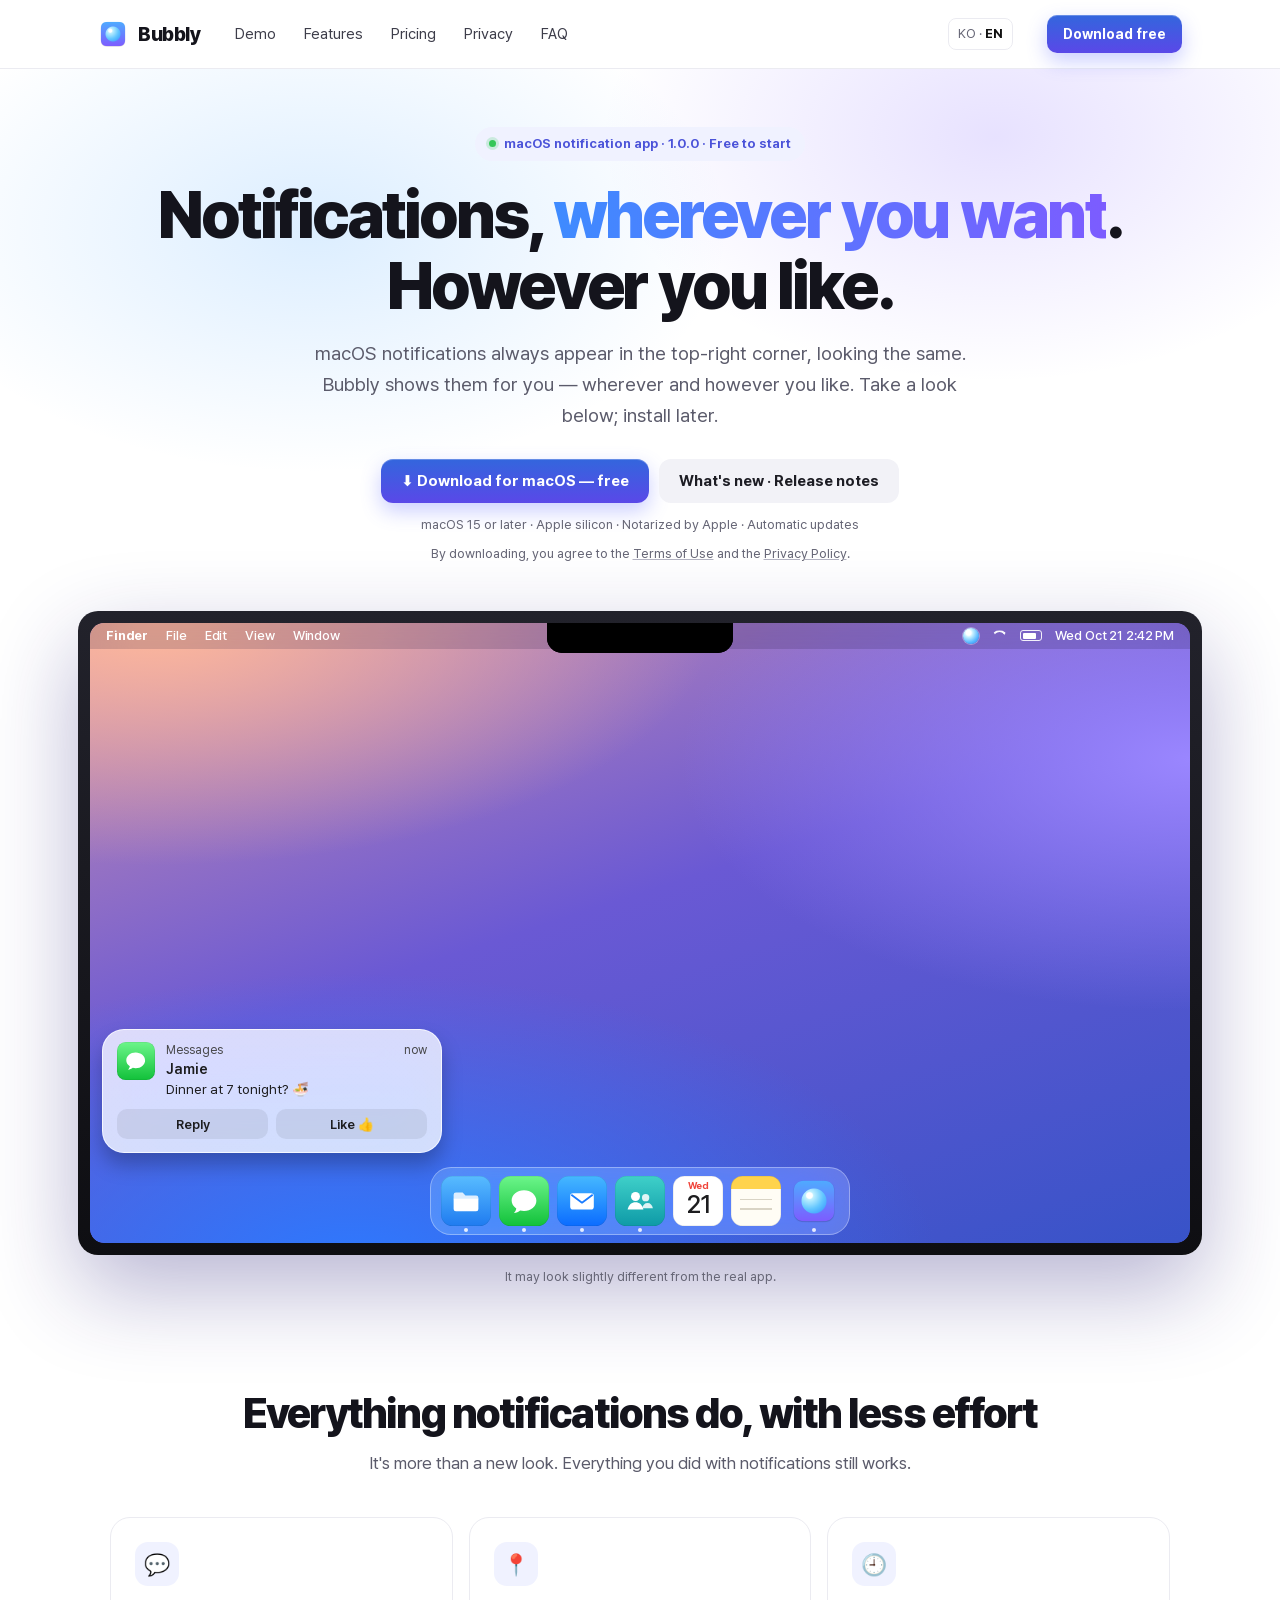
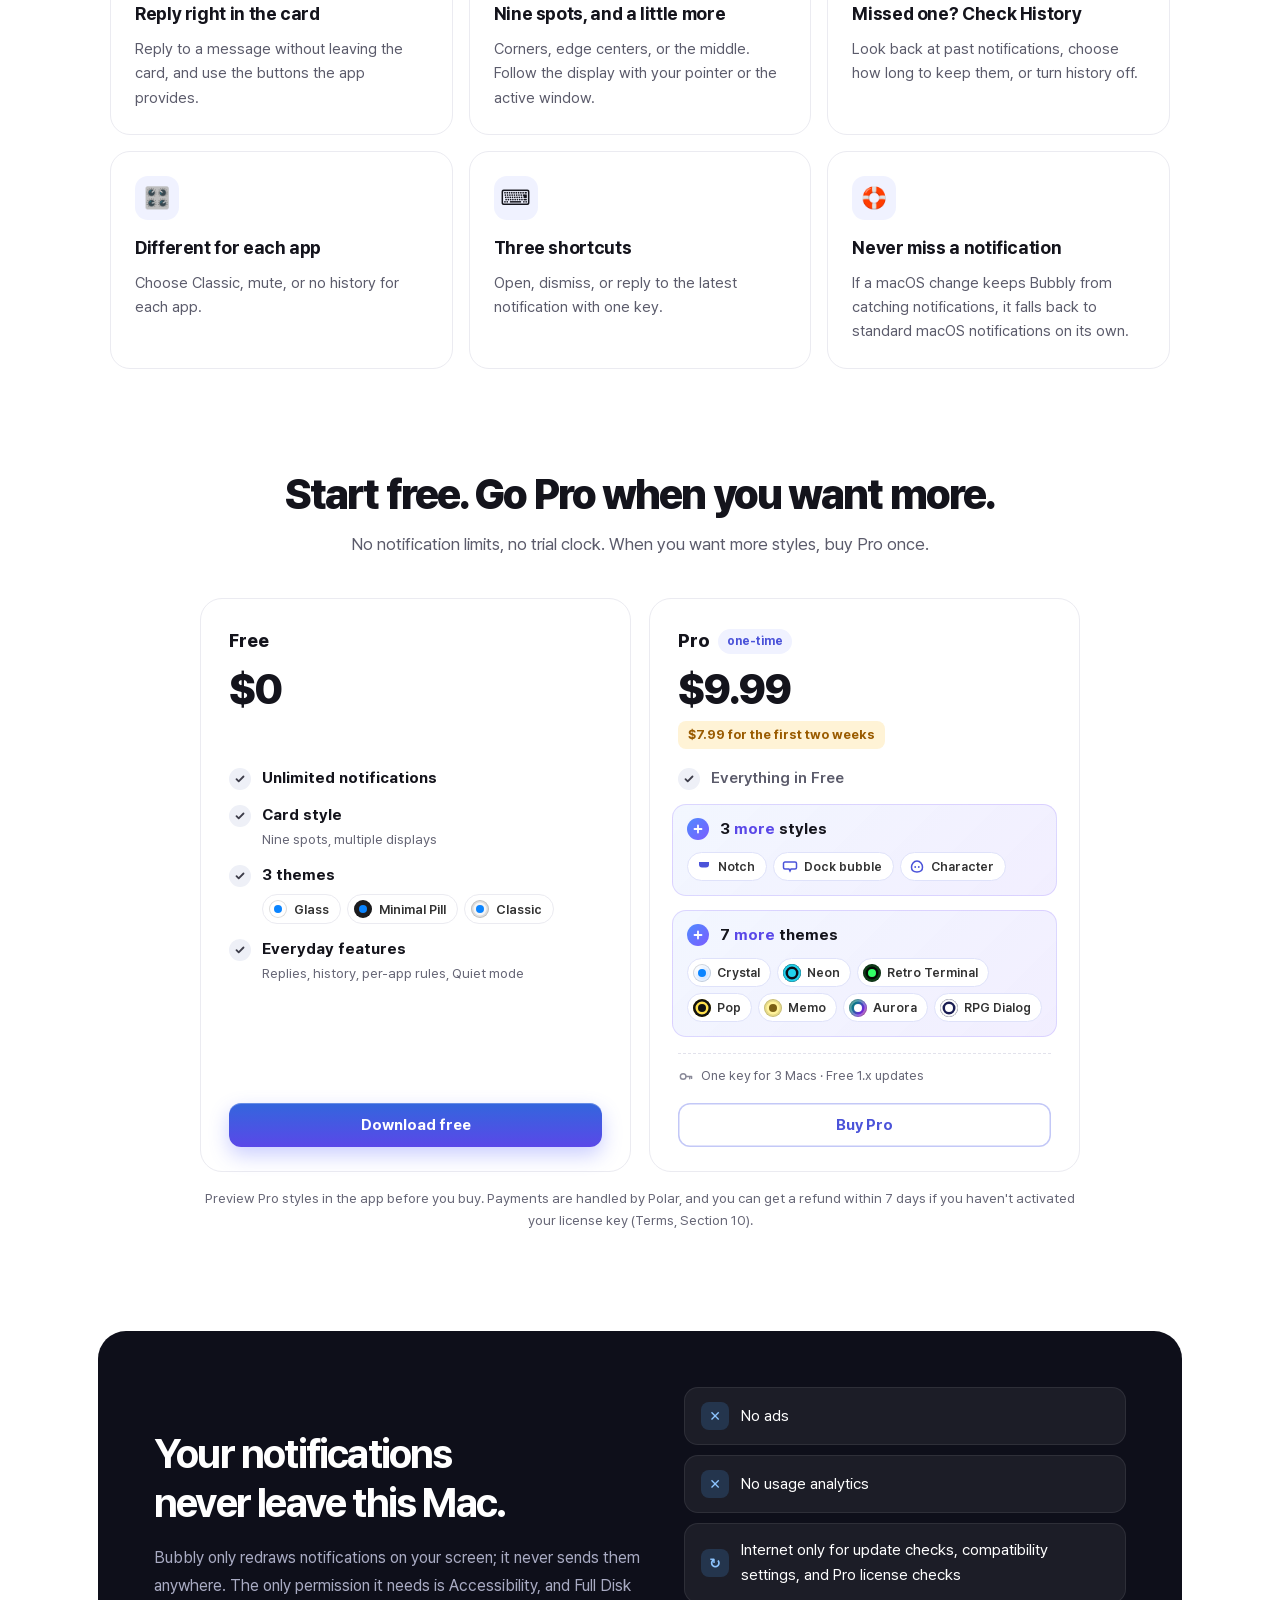
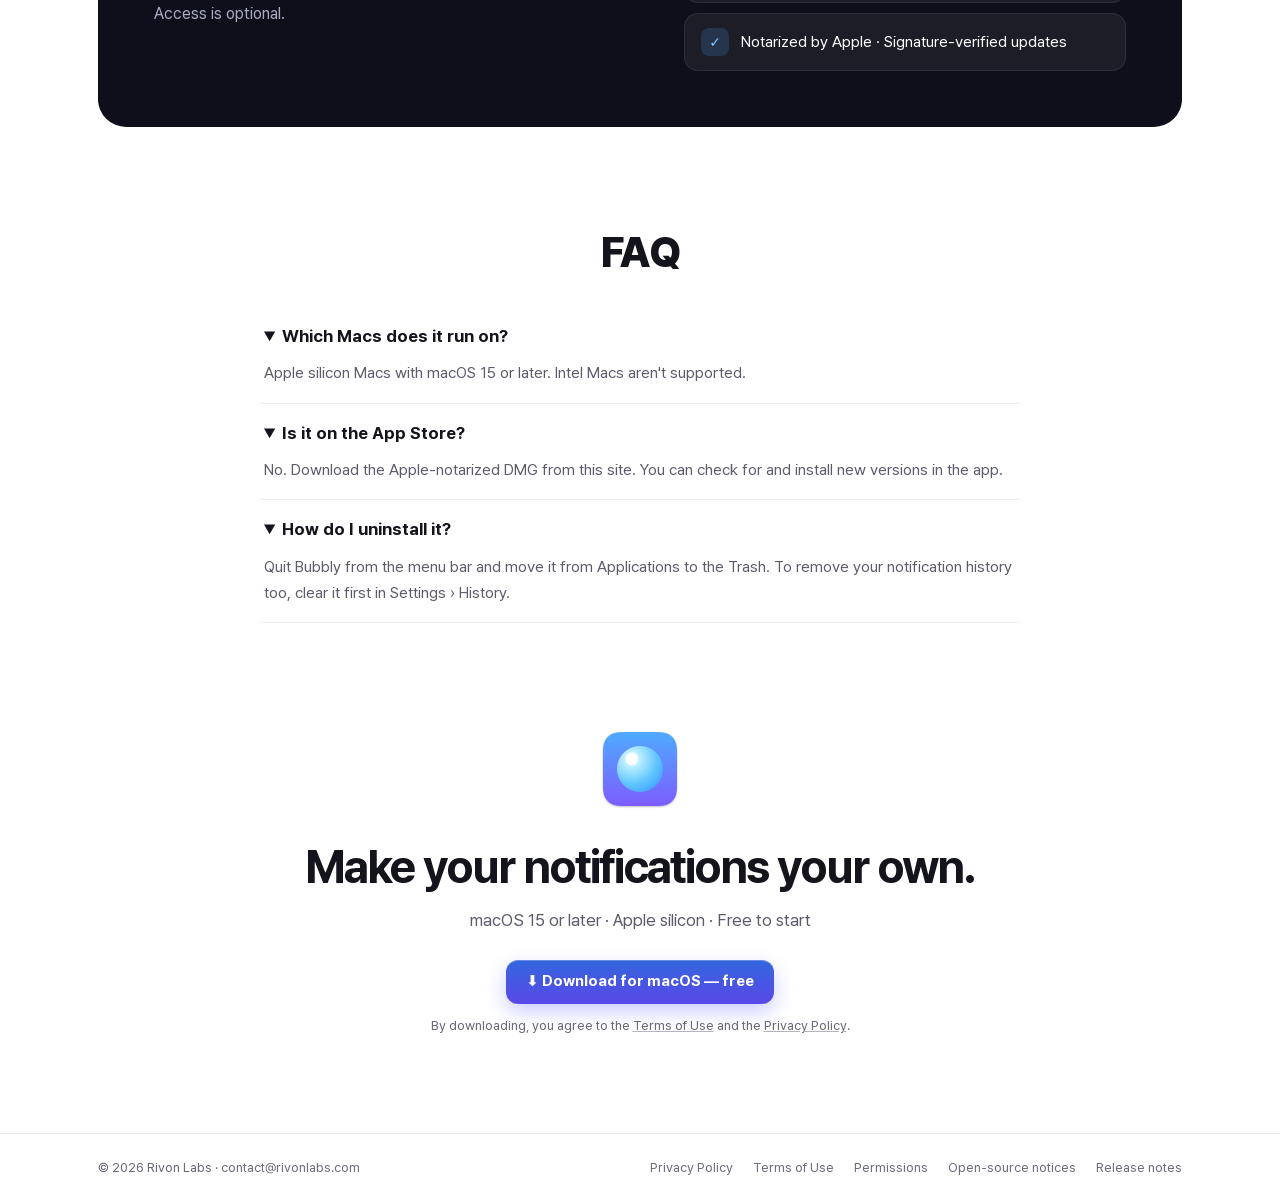
<file: index.html>
<!doctype html><html lang=ko><head><meta charset=utf-8><meta name=viewport content="width=device-width,initial-scale=1"><title>Bubbly</title><meta name=description content="늘 오른쪽 위에 같은 모양으로만 뜨던 macOS 알림을 Bubbly가 대신 띄워 줘요. 아래 화면에서 먼저 구경해 보세요. 설치는 그다음에 해도 돼요."><link rel=canonical href=https://bubbly.rivonlabs.com/><link rel=alternate hreflang=ko href=https://bubbly.rivonlabs.com/ko/><link rel=alternate hreflang=en href=https://bubbly.rivonlabs.com/en/><link rel=alternate hreflang=x-default href=https://bubbly.rivonlabs.com/><meta property="og:type" content="website"><meta property="og:site_name" content="Bubbly"><meta property="og:title" content="Bubbly"><meta property="og:description" content="늘 오른쪽 위에 같은 모양으로만 뜨던 macOS 알림을 Bubbly가 대신 띄워 줘요. 아래 화면에서 먼저 구경해 보세요. 설치는 그다음에 해도 돼요."><meta property="og:url" content="https://bubbly.rivonlabs.com/"><meta property="og:image" content="https://bubbly.rivonlabs.com/og/og-ko.png"><meta property="og:image:type" content="image/png"><meta property="og:image:width" content="1200"><meta property="og:image:height" content="630"><meta property="og:image:alt" content="알림을, 원하는 곳에. 원하는 모양으로. — Bubbly, macOS 알림 앱"><meta name=twitter:card content="summary_large_image"><meta name=twitter:title content="Bubbly"><meta name=twitter:description content="늘 오른쪽 위에 같은 모양으로만 뜨던 macOS 알림을 Bubbly가 대신 띄워 줘요. 아래 화면에서 먼저 구경해 보세요. 설치는 그다음에 해도 돼요."><meta name=twitter:image content="https://bubbly.rivonlabs.com/og/og-ko.png"><meta name=twitter:image:alt content="알림을, 원하는 곳에. 원하는 모양으로. — Bubbly, macOS 알림 앱"><link rel=icon type=image/png sizes=32x32 href=/appicon/icon_512x512@2x_hu_91fd1f2b5e61d1b0.png><link rel=apple-touch-icon sizes=180x180 href=/appicon/icon_512x512@2x_hu_1df1057c3ea352f9.png><link rel=stylesheet href=/fonts/pretendard/pretendardvariable-dynamic-subset.css><link rel=stylesheet href=/css/site.min.9dec75f15ca5b13d2c6d002a85505eb5145482e2b2a4b330efa831437ac83fa6.css><script src=/js/site.min.866a02a03ba2d2b5994fe395c3e2aa21d0e295c9466c5890f970a50ed70f2d80.js defer></script></head><body class=root><main class=root-in><img class=root-mark src=/appicon/icon_512x512@2x_hu_798bd003a87e9cc6.png width=60 height=60 alt><h1>Bubbly</h1><p><span lang=ko>언어를 고르세요</span> · <span lang=en>Choose your language</span></p><p class=root-links><a class="btn btn-ghost" href=/ko/ lang=ko hreflang=ko data-lang=ko>한국어</a>
<a class="btn btn-ghost" href=/en/ lang=en hreflang=en data-lang=en>English</a></p></main><script>(function(){var e,t,s,o="bubbly.lang";function n(e,t){if(t==="ko"||t==="en")return t;for(var s,n=0;n<e.length;n++){if(s=String(e[n]||"").toLowerCase(),s.indexOf("ko")===0)return"ko";if(s.indexOf("en")===0)return"en"}return"en"}function i(){var e,s,i,t=[[["ja"],null,"en"],[["ko-KR"],null,"ko"],[["en-US","ko"],null,"en"],[["ja"],"ko","ko"],[["ko"],"fr","ko"]],o="LANGTEST OK";try{for(e=0;e<t.length;e++)if(i=n(t[e][0],t[e][1]),i!==t[e][2]){o="LANGTEST FAIL "+(e+1)+" (want "+t[e][2]+", got "+i+")";break}}catch(e){o="LANGTEST FAIL error "+e}s=document.createElement("pre"),s.id="langtest-result",s.textContent=o,document.body.appendChild(s)}if(location.hash==="#langtest"){i();return}e=null;try{e=window.localStorage.getItem(o)}catch{}s=navigator.languages&&navigator.languages.length?navigator.languages:[navigator.language||""],t=document.querySelector('a[data-lang="'+n(s,e)+'"]'),t&&location.replace(t.href)})()</script></body></html>
</file>
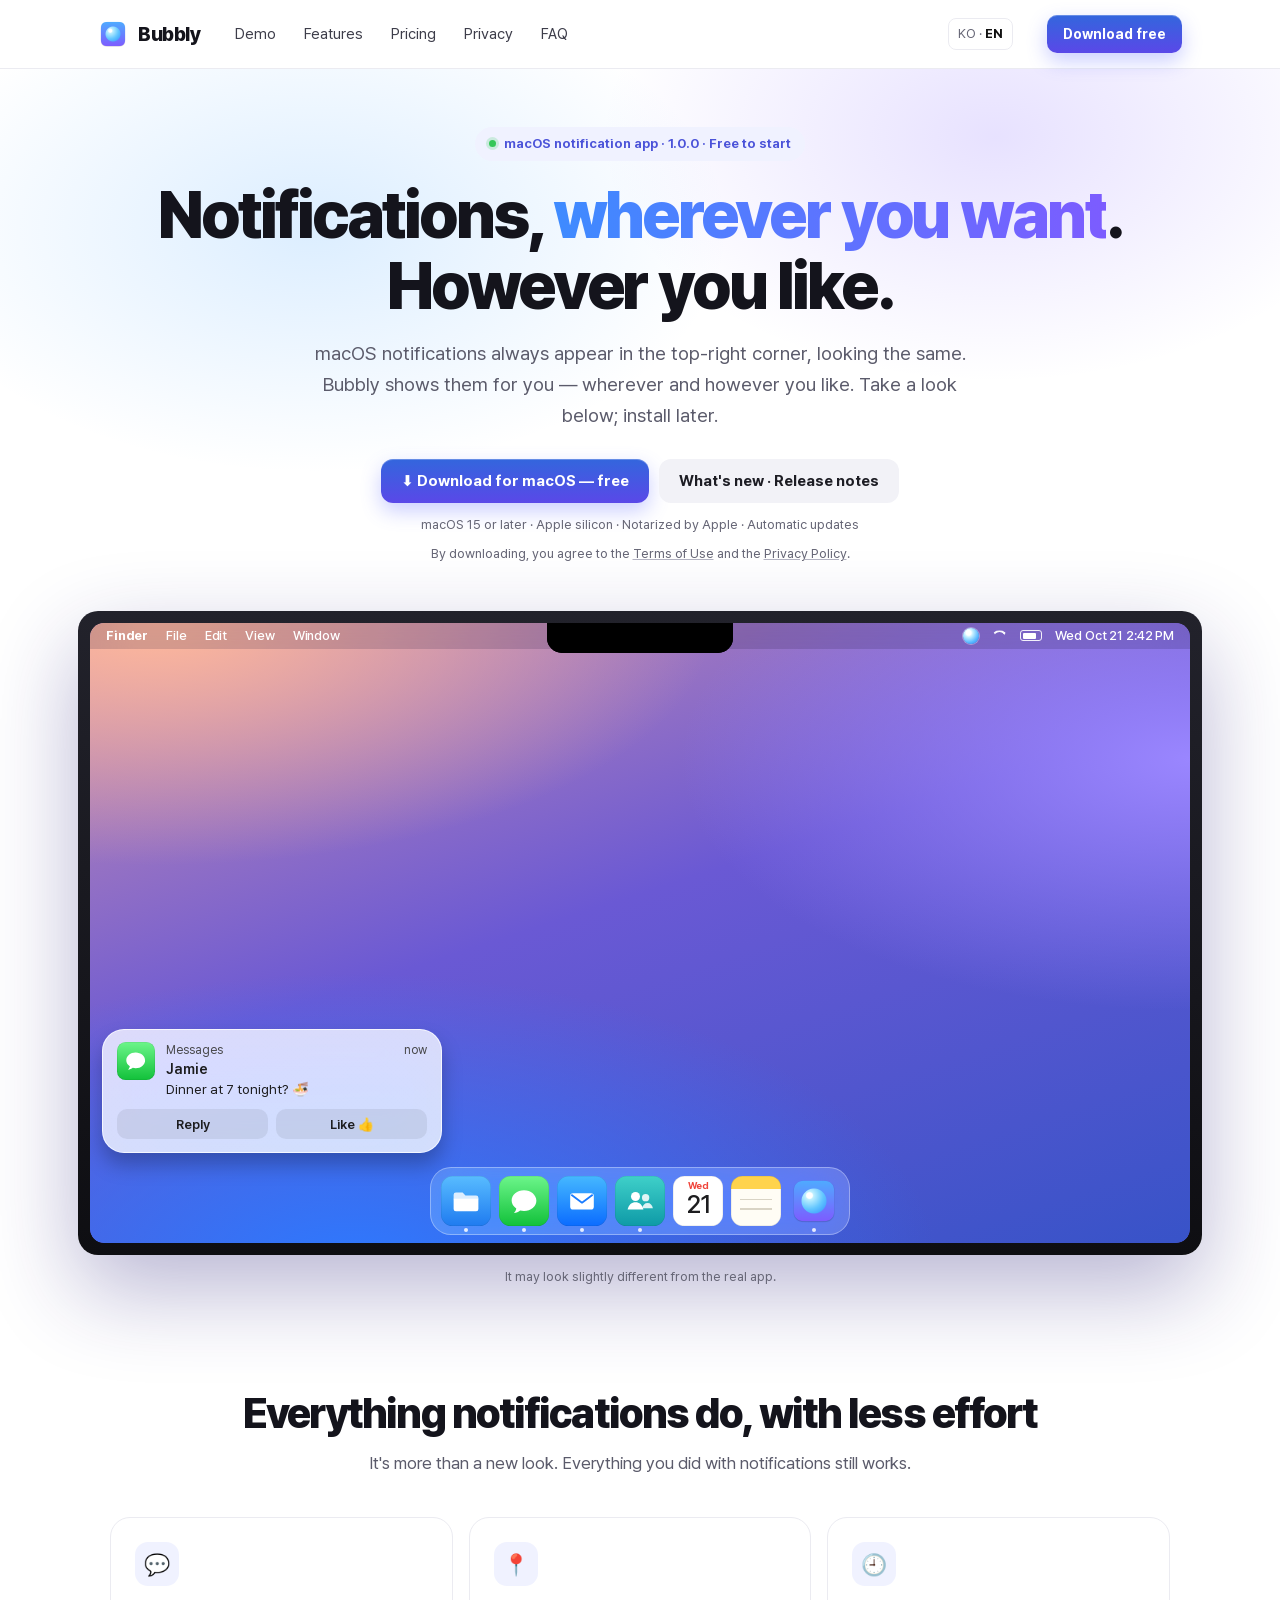
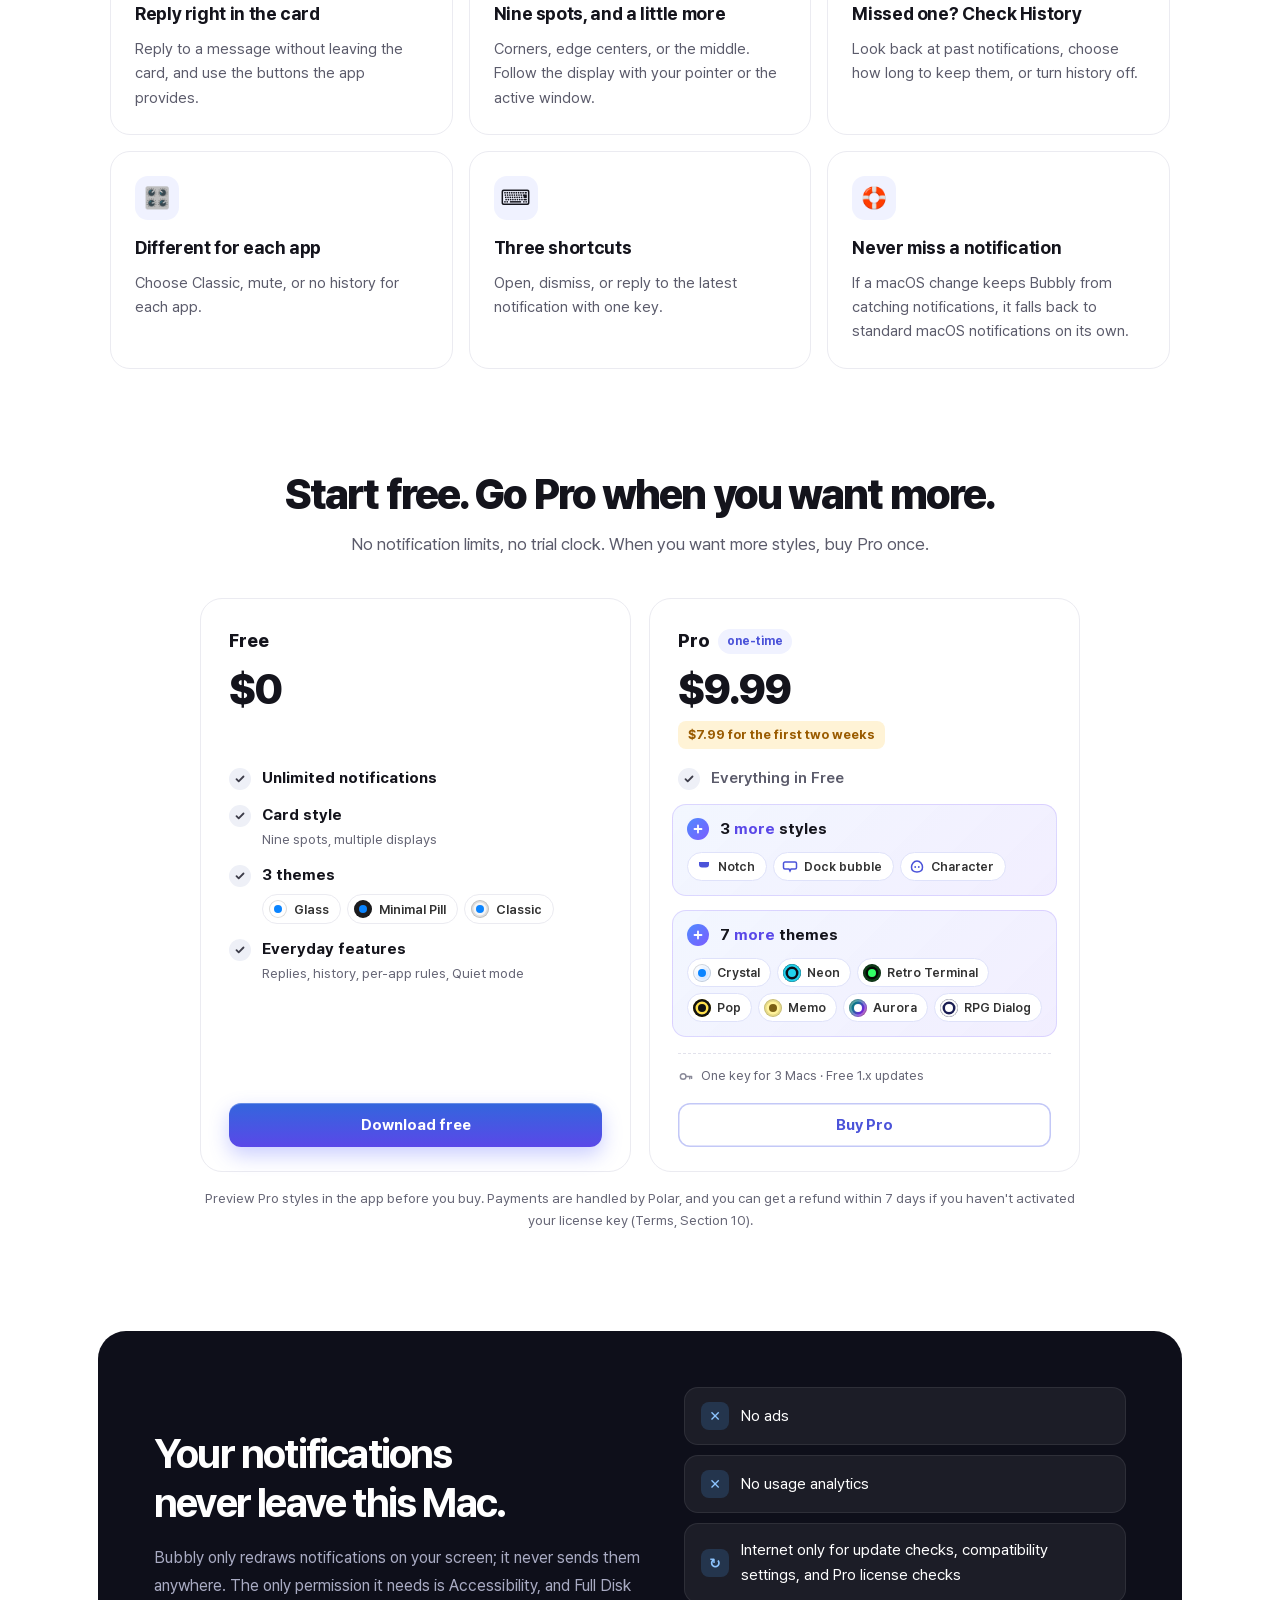
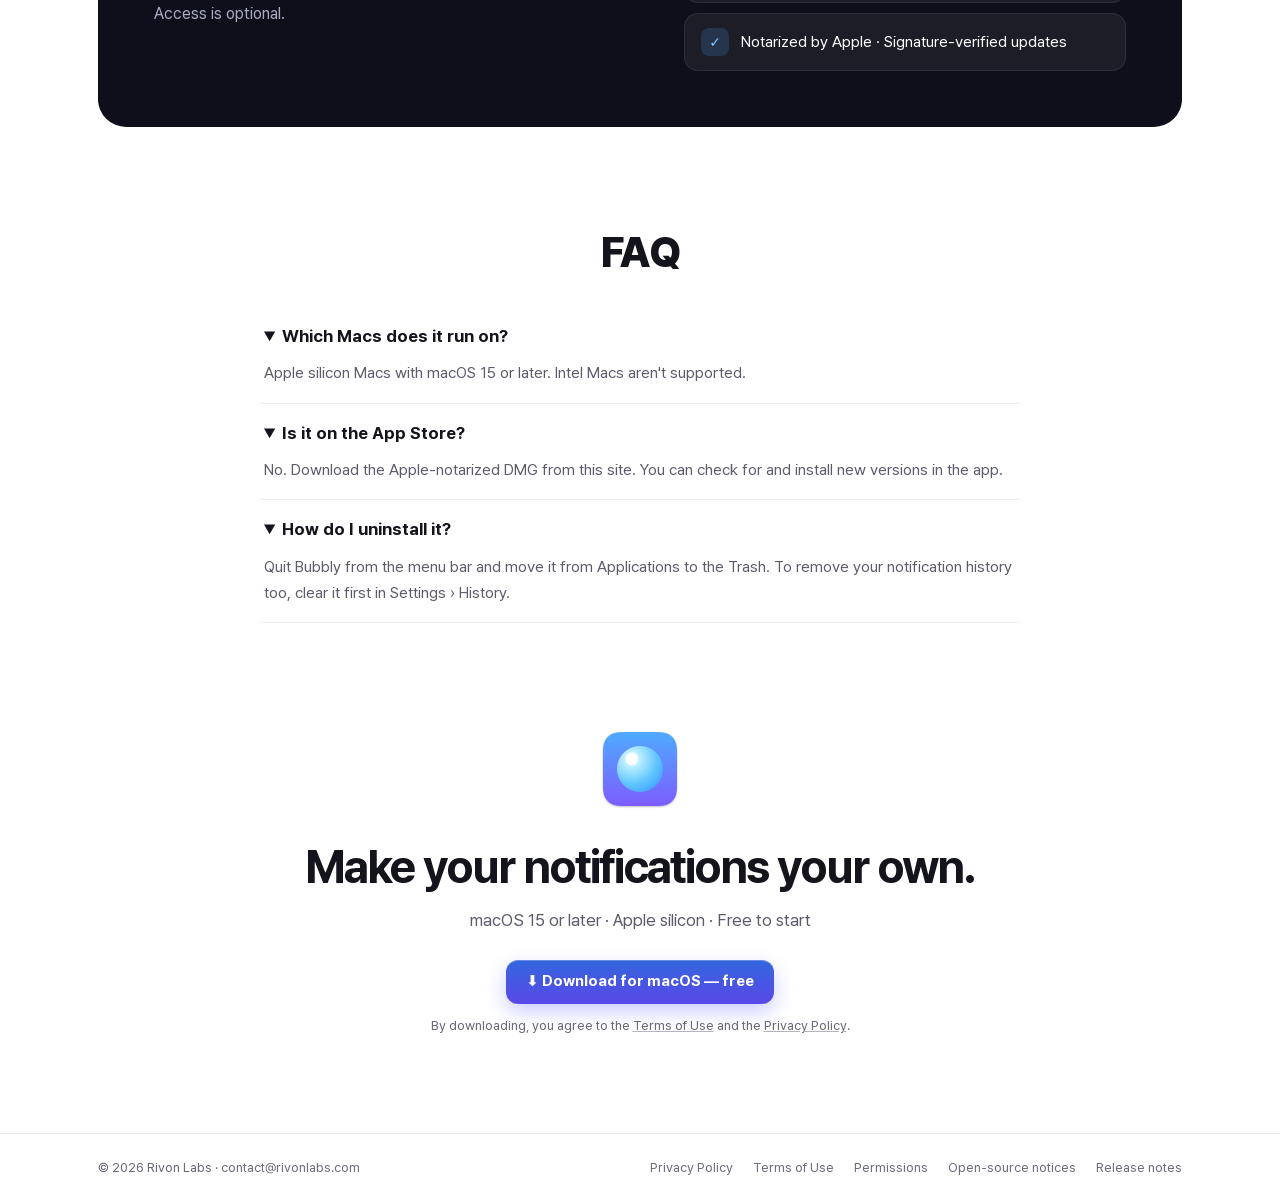
<file: en/index.html>
<!doctype html><html lang=en><head><meta name=generator content="Hugo 0.165.0"><meta charset=utf-8><meta name=viewport content="width=device-width,initial-scale=1"><title>Bubbly — Notifications, wherever you want. However you like.</title><meta name=description content="macOS notifications always appear in the top-right corner, looking the same. Bubbly shows them for you — wherever and however you like. Take a look below; install later."><link rel=canonical href=https://bubbly.rivonlabs.com/en/><link rel=alternate hreflang=ko href=https://bubbly.rivonlabs.com/ko/><link rel=alternate hreflang=en href=https://bubbly.rivonlabs.com/en/><link rel=alternate hreflang=x-default href=https://bubbly.rivonlabs.com/><meta property="og:type" content="website"><meta property="og:site_name" content="Bubbly"><meta property="og:title" content="Bubbly — Notifications, wherever you want. However you like."><meta property="og:description" content="macOS notifications always appear in the top-right corner, looking the same. Bubbly shows them for you — wherever and however you like. Take a look below; install later."><meta property="og:url" content="https://bubbly.rivonlabs.com/en/"><meta property="og:locale" content="en_US"><meta property="og:locale:alternate" content="ko_KR"><meta property="og:image" content="https://bubbly.rivonlabs.com/og/og-en.png"><meta property="og:image:type" content="image/png"><meta property="og:image:width" content="1200"><meta property="og:image:height" content="630"><meta property="og:image:alt" content="Notifications, wherever you want. However you like. — Bubbly, a macOS notification app"><meta name=twitter:card content="summary_large_image"><meta name=twitter:title content="Bubbly — Notifications, wherever you want. However you like."><meta name=twitter:description content="macOS notifications always appear in the top-right corner, looking the same. Bubbly shows them for you — wherever and however you like. Take a look below; install later."><meta name=twitter:image content="https://bubbly.rivonlabs.com/og/og-en.png"><meta name=twitter:image:alt content="Notifications, wherever you want. However you like. — Bubbly, a macOS notification app"><link rel=icon type=image/png sizes=32x32 href=/appicon/icon_512x512@2x_hu_91fd1f2b5e61d1b0.png><link rel=apple-touch-icon sizes=180x180 href=/appicon/icon_512x512@2x_hu_1df1057c3ea352f9.png><link rel=stylesheet href=/fonts/pretendard/pretendardvariable-dynamic-subset.css><link rel=stylesheet href=/css/site.min.9dec75f15ca5b13d2c6d002a85505eb5145482e2b2a4b330efa831437ac83fa6.css><script src=/js/site.min.866a02a03ba2d2b5994fe395c3e2aa21d0e295c9466c5890f970a50ed70f2d80.js defer></script><script type=application/ld+json>{"@context":"https://schema.org","@type":"SoftwareApplication","applicationCategory":"UtilitiesApplication","description":"macOS notifications always appear in the top-right corner, looking the same. Bubbly shows them for you — wherever and however you like. Take a look below; install later.","inLanguage":"en","name":"Bubbly","offers":[{"@type":"Offer","name":"Free","price":"0","priceCurrency":"USD"},{"@type":"Offer","name":"Pro","price":"9.99","priceCurrency":"USD"}],"operatingSystem":"macOS 15+","url":"https://bubbly.rivonlabs.com/en/"}</script><script data-analytics>(function(){var e,t="G-58SKVZ9543",s="bubbly.rivonlabs.com",n=navigator.doNotTrack||window.doNotTrack||navigator.msDoNotTrack;if(n=="1"||n=="yes"||location.hostname!==s)return;window.dataLayer=window.dataLayer||[],window.gtag=function(){dataLayer.push(arguments)},gtag("js",new Date),gtag("config",t),e=document.createElement("script"),e.async=!0,e.src="https://www.googletagmanager.com/gtag/js?id="+t,document.head.appendChild(e)})()</script></head><body class=home><a class=skip href=#main>Skip to content</a><nav class=nav aria-label="Main menu"><div class="wrap nav-in"><a class=logo href=/en/><img src=/appicon/icon_512x512@2x_hu_10f8828b4f5840f7.png width=30 height=30 alt>
<span>Bubbly</span></a><div class=links><a href=/en/#demo>Demo</a>
<a href=/en/#features>Features</a>
<a href=/en/#pricing>Pricing</a>
<a href=/en/#privacy>Privacy</a>
<a href=/en/#faq>FAQ</a></div><span class=sp></span>
<span class=lang role=group aria-label=Language><a href=/ko/ lang=ko hreflang=ko aria-label="KO · 한국어" data-lang=ko>KO</a><span aria-hidden=true> · </span><a href=/en/ lang=en hreflang=en aria-label="EN · English" data-lang=en class=on aria-current=true>EN</a></span>
<a class="btn btn-pri btn-sm" href=https://github.com/powerumc/bubbly.github.io/releases/download/v1.0.0/Bubbly-1.0.0.dmg data-download data-slot=nav>Download free</a></div></nav><main id=main tabindex=-1><header class=hero><div class=glow aria-hidden=true></div><div class="wrap hero-in"><span class=eyebrow>macOS notification app · 1.0.0 · Free to start</span><h1>Notifications, <span class=grad>wherever you want</span>.<br>However you like.</h1><p class=lead>macOS notifications always appear in the top-right corner, looking the same. Bubbly shows them for you — wherever and however you like. Take a look below; install later.</p><div class=ctas><a class="btn btn-pri" href=https://github.com/powerumc/bubbly.github.io/releases/download/v1.0.0/Bubbly-1.0.0.dmg data-download data-slot=hero>⬇ Download for macOS — free</a>
<a class="btn btn-ghost" href=/en/releases/>What's new · Release notes</a></div><p class=meta>macOS 15 or later · Apple silicon · Notarized by Apple · Automatic updates</p><p class=consent>By downloading, you agree to the <a href=/en/terms/>Terms of Use</a> and the <a href=/en/privacy/>Privacy Policy</a>.</p></div></header><section id=demo class="section demo" aria-label=Demo><link rel=stylesheet href=/css/themes.min.4cc038e1bfa1a71378a0b302865914bcc7ca0918b424016bb65b9ed0a8f55082.css data-themes data-demo><link rel=stylesheet href=/css/demo.min.dc901327e4e8cd657031a93b22e4e78582078371f90b6806040d7577f15c2c6c.css data-demo><div class=demo-in><div class=pg><div class=deskwrap><div class=stage id=demo-stage role=img aria-label="A demo of notifications appearing on a fake Mac screen."></div></div><div class=controls id=demo-controls role=group aria-label="Demo controls" hidden></div><p class=cap>It may look slightly different from the real app.</p><noscript><p class=cap>This demo runs on JavaScript. Turn JavaScript on to see notifications appear.</p></noscript></div></div><script type=application/json id=demo-config>{"autoplay":[{"anchor":6,"theme":"glass","way":"card"},{"theme":"neon","way":"notch"},{"theme":"pop","way":"bubble"},{"character":"bub","theme":"memo","way":"character"},{"anchor":2,"theme":"terminal","way":"card"},{"anchor":8,"theme":"aurora","way":"card"},{"theme":"rpg","way":"notch"},{"theme":"crystal","way":"bubble"},{"character":"mochi","theme":"glass","way":"character"},{"anchor":0,"theme":"pill","way":"card"}],"characters":[{"fps":8,"frames":["/characters/bub/talk_04_hu_c0497438035183f7.webp","/characters/bub/talk_06_hu_f8964d6bf30d0c7c.webp","/characters/bub/talk_08_hu_b2691a8c47bb4e6c.webp","/characters/bub/talk_10_hu_f8964d6bf30d0c7c.webp","/characters/bub/talk_12_hu_c0497438035183f7.webp","/characters/bub/talk_14_hu_f8964d6bf30d0c7c.webp","/characters/bub/talk_00_hu_c0497438035183f7.webp","/characters/bub/talk_02_hu_f8964d6bf30d0c7c.webp"],"id":"bub","name":"Bub"},{"fps":6,"frames":["/characters/mochi/talk_04_hu_660c8aaa760d13f6.webp","/characters/mochi/talk_08_hu_59c817f03d63ebf0.webp","/characters/mochi/talk_12_hu_a9a1cf6a1f788f6c.webp","/characters/mochi/talk_00_hu_1d0f9e9a2fa4282.webp"],"id":"mochi","name":"Mochi"},{"fps":6,"frames":["/characters/bolt/talk_04_hu_88faeaaf22a09be4.webp","/characters/bolt/talk_08_hu_b1cdb3d8cdd17089.webp","/characters/bolt/talk_12_hu_31db88cbfb70f457.webp","/characters/bolt/talk_00_hu_9fd2b45a54d99e12.webp"],"id":"bolt","name":"Bolt"},{"fps":6,"frames":["/characters/boo/talk_04_hu_6ecdb4346fcb15c3.webp","/characters/boo/talk_08_hu_ec74b975a48acc89.webp","/characters/boo/talk_12_hu_eae09f2536effc76.webp","/characters/boo/talk_00_hu_435a41bfeeafdc61.webp"],"id":"boo","name":"Boo"}],"dockIcon":"/appicon/icon_128x128@2x_hu_d61c660a6e9db694.png","lang":"en","notes":[{"acts":["Reply","Like 👍"],"app":"Messages","body":"Dinner at 7 tonight? 🍜","icon":"messages","reply":true,"time":"now","title":"Jamie"},{"acts":["Reply","Open"],"app":"Team chat","body":"Deploy's done 🎉 Great work, everyone!","icon":"team","reply":true,"time":"now","title":"Alex"},{"acts":["Snooze 10 min","Open"],"app":"Calendar","body":"Starts in 10 min · Room 3","icon":"calendar","reply":false,"time":"2:50 PM","title":"Design review"},{"acts":["Archive","Open"],"app":"Mail","body":"Your October statement is attached.","icon":"mail","reply":false,"time":"now","title":"Sam Lee"}],"pixelFontCSS":"/fonts/galmuri/galmuri.css","strings":{"auto":"Auto-play","character":"Character","clock":"Wed Oct 21  2:42 PM","close":"Close","day":"21","hintBubble":"Pops up above the Dock icon of the app that sent it","hintCard":"Nine spots on the screen — in the app you can drag it a little further","hintCharacter":"Stays out of sight until a notification arrives, then pops out","hintNotch":"Opens below the notch, then folds back · Displays without a notch get a virtual one","menuApp":"Finder","menuEdit":"Edit","menuFile":"File","menuView":"View","menuWindow":"Window","position":"Position","positions":["Top left","Top center","Top right","Middle left","Center","Middle right","Bottom left","Bottom center","Bottom right"],"pro":"Pro","replyTo":"Reply to {name}…","send":"🔔 Send a notification","sendReply":"Send reply","sent":"✓ Reply sent","theme":"Theme","way":"Style","weekday":"Wed"},"themes":[{"actions":"filled","font":"system","id":"glass","layout":"card","material":"glass","name":"Glass","pro":false,"radius":22},{"actions":"filled","font":"system","id":"crystal","layout":"card","material":"liquidGlass","name":"Crystal","pro":true,"radius":28},{"actions":"outlined","font":"system","id":"neon","layout":"card","material":"solid","name":"Neon","pro":true,"radius":18},{"actions":"outlined","font":"monospaced","id":"terminal","layout":"terminal","material":"solid","name":"Retro Terminal","pro":true,"radius":10},{"actions":"filled","font":"system","id":"pill","layout":"pill","material":"solid","name":"Minimal Pill","pro":false,"radius":20},{"actions":"raised","font":"rounded","id":"pop","layout":"card","material":"solid","name":"Pop","pro":true,"radius":16},{"actions":"filled","font":"rounded","id":"memo","layout":"card","material":"solid","name":"Memo","pro":true,"radius":3},{"actions":"filled","font":"system","id":"aurora","layout":"card","material":"solid","name":"Aurora","pro":true,"radius":22},{"actions":"none","font":"pixel","id":"rpg","layout":"dialog","material":"solid","name":"RPG Dialog","pro":true,"radius":4},{"actions":"hover","font":"system","id":"classic","layout":"card","material":"glass","name":"Classic","pro":false,"radius":16}],"ways":[{"id":"card","label":"Card","pro":false},{"id":"notch","label":"Notch","pro":true},{"id":"bubble","label":"Bubble","pro":true},{"id":"character","label":"Character","pro":true}]}</script><script type=module src=/js/demo.c39b766e33deb879586b8d24c9d609aedf9c44eef3699f7bb1644d2a23f93fa7.js data-demo></script></section><section id=features class="section sec" aria-labelledby=features-title><div class=wrap><h2 class=h2 id=features-title>Everything notifications do, with less effort</h2><p class=sub2>It's more than a new look. Everything you did with notifications still works.</p><div class=feat><article class=fc><div class=fi aria-hidden=true>💬</div><h3>Reply right in the card</h3><p>Reply to a message without leaving the card, and use the buttons the app provides.</p></article><article class=fc><div class=fi aria-hidden=true>📍</div><h3>Nine spots, and a little more</h3><p>Corners, edge centers, or the middle. Follow the display with your pointer or the active window.</p></article><article class=fc><div class=fi aria-hidden=true>🕘</div><h3>Missed one? Check History</h3><p>Look back at past notifications, choose how long to keep them, or turn history off.</p></article><article class=fc><div class=fi aria-hidden=true>🎛️</div><h3>Different for each app</h3><p>Choose Classic, mute, or no history for each app.</p></article><article class=fc><div class=fi aria-hidden=true>⌨️</div><h3>Three shortcuts</h3><p>Open, dismiss, or reply to the latest notification with one key.</p></article><article class=fc><div class=fi aria-hidden=true>🛟</div><h3>Never miss a notification</h3><p>If a macOS change keeps Bubbly from catching notifications, it falls back to standard macOS notifications on its own.</p></article></div></div></section><section id=pricing class="section sec" aria-labelledby=pricing-title><div class=wrap><h2 class=h2 id=pricing-title>Start free. Go Pro when you want more.</h2><p class=sub2>No notification limits, no trial clock. When you want more styles, buy Pro once.</p><div class=plans><div class=plan role=group aria-labelledby=plan-free><h3 class=pn id=plan-free>Free</h3><p class=pp>$0</p><p class="launch ghost" aria-hidden=true>&nbsp;</p><ul class=pl><li><span class=mk aria-hidden=true><svg viewBox="0 0 12 12"><path d="M2.5 6.2l2.2 2.2 4.8-4.9"/></svg></span><div><span class=pl-t>Unlimited notifications</span></div></li><li><span class=mk aria-hidden=true><svg viewBox="0 0 12 12"><path d="M2.5 6.2l2.2 2.2 4.8-4.9"/></svg></span><div><span class=pl-t>Card style</span><span class=pl-n>Nine spots, multiple displays</span></div></li><li><span class=mk aria-hidden=true><svg viewBox="0 0 12 12"><path d="M2.5 6.2l2.2 2.2 4.8-4.9"/></svg></span><div><span class=pl-t>3 themes</span><ul class=pchips><li class=pchip><span class=sw data-theme=glass data-material=glass aria-hidden=true></span>Glass</li><li class=pchip><span class=sw data-theme=pill data-material=solid aria-hidden=true></span>Minimal Pill</li><li class=pchip><span class=sw data-theme=classic data-material=glass aria-hidden=true></span>Classic</li></ul></div></li><li><span class=mk aria-hidden=true><svg viewBox="0 0 12 12"><path d="M2.5 6.2l2.2 2.2 4.8-4.9"/></svg></span><div><span class=pl-t>Everyday features</span><span class=pl-n>Replies, history, per-app rules, Quiet mode</span></div></li></ul><a class="btn btn-pri" href=https://github.com/powerumc/bubbly.github.io/releases/download/v1.0.0/Bubbly-1.0.0.dmg data-download data-slot=pricing>Download free</a></div><div class=plan role=group aria-labelledby=plan-pro><h3 class=pn id=plan-pro>Pro <span class=tag>one-time</span></h3><p class=pp>$9.99</p><p class=launch>$7.99 for the first two weeks</p><ul class=pl><li class=pl-base><span class=mk aria-hidden=true><svg viewBox="0 0 12 12"><path d="M2.5 6.2l2.2 2.2 4.8-4.9"/></svg></span><div><span class=pl-t>Everything in Free</span></div></li><li class=pl-plus><span class="mk mk-plus" aria-hidden=true><svg viewBox="0 0 12 12"><path d="M6 2.5v7M2.5 6h7"/></svg></span><span class=pl-t>3 <em>more</em> styles</span><ul class=pchips><li class="pchip pchip-way"><svg viewBox="0 0 16 16" aria-hidden="true"><path d="M3 3h10v2.5a3 3 0 01-3 3H6a3 3 0 01-3-3z" fill="currentColor"/></svg>Notch</li><li class="pchip pchip-way"><svg viewBox="0 0 16 16" aria-hidden="true"><path d="M3 3h10a1.5 1.5.0 011.5 1.5v4A1.5 1.5.0 0113 10H9l-1 2-1-2H3A1.5 1.5.0 011.5 8.5v-4A1.5 1.5.0 013 3z" fill="none" stroke="currentColor" stroke-width="1.5"/></svg>Dock bubble</li><li class="pchip pchip-way"><svg viewBox="0 0 16 16" aria-hidden="true"><path d="M8 2c3.3.0 5.5 3 5.5 6.3.0 3-2.4 4.7-5.5 4.7S2.5 11.3 2.5 8.3C2.5 5 4.7 2 8 2z" fill="none" stroke="currentColor" stroke-width="1.5"/><circle cx="6.2" cy="8" r=".9" fill="currentColor"/><circle cx="9.8" cy="8" r=".9" fill="currentColor"/></svg>Character</li></ul></li><li class=pl-plus><span class="mk mk-plus" aria-hidden=true><svg viewBox="0 0 12 12"><path d="M6 2.5v7M2.5 6h7"/></svg></span><span class=pl-t>7 <em>more</em> themes</span><ul class=pchips><li class=pchip><span class=sw data-theme=crystal data-material=liquidGlass aria-hidden=true></span>Crystal</li><li class=pchip><span class=sw data-theme=neon data-material=solid aria-hidden=true></span>Neon</li><li class=pchip><span class=sw data-theme=terminal data-material=solid aria-hidden=true></span>Retro Terminal</li><li class=pchip><span class=sw data-theme=pop data-material=solid aria-hidden=true></span>Pop</li><li class=pchip><span class=sw data-theme=memo data-material=solid aria-hidden=true></span>Memo</li><li class=pchip><span class=sw data-theme=aurora data-material=solid aria-hidden=true></span>Aurora</li><li class=pchip><span class=sw data-theme=rpg data-material=solid aria-hidden=true></span>RPG Dialog</li></ul></li></ul><p class=pl-terms><svg viewBox="0 0 16 16" aria-hidden="true"><circle cx="5.5" cy="8" r="3"/><path d="M8.5 8h6m-2 0v2.5m2-2.5v2"/></svg>One key for 3 Macs · Free 1.x updates</p><a class="btn btn-line" href=https://buy.polar.sh/polar_cl_daTXgNfrEZB2S3W4i9SVSoybb0GgK7fYYLhCr0sOg2K data-buy data-slot=buy>Buy Pro</a></div></div><p class=fine>Preview Pro styles in the app before you buy. Payments are handled by Polar, and you can get a refund within 7 days if you haven't activated your license key (Terms, Section 10).</p></div></section><section id=privacy class="section sec" aria-labelledby=privacy-title><div class=wrap><div class=priv><div><h2 id=privacy-title>Your notifications never leave this Mac.</h2><p>Bubbly only redraws notifications on your screen; it never sends them anywhere. The only permission it needs is Accessibility, and Full Disk Access is optional.</p></div><ul class=promise><li><i aria-hidden=true>✕</i>No ads</li><li><i aria-hidden=true>✕</i>No usage analytics</li><li><i aria-hidden=true>↻</i>Internet only for update checks, compatibility settings, and Pro license checks</li><li><i aria-hidden=true>✓</i>Notarized by Apple · Signature-verified updates</li></ul></div></div></section><section id=faq class="section sec" aria-labelledby=faq-title><div class=wrap><h2 class=h2 id=faq-title>FAQ</h2><div class=faq><details open><summary>Which Macs does it run on?</summary><p>Apple silicon Macs with macOS 15 or later. Intel Macs aren't supported.</p></details><details open><summary>Is it on the App Store?</summary><p>No. Download the Apple-notarized DMG from this site. You can check for and install new versions in the app.</p></details><details open><summary>How do I uninstall it?</summary><p>Quit Bubbly from the menu bar and move it from Applications to the Trash. To remove your notification history too, clear it first in Settings › History.</p></details></div></div></section><section id=download class="section sec final" aria-labelledby=final-title><div class=wrap><img class=final-mark src=/appicon/icon_512x512@2x_hu_b873710d7b84d5f8.png width=92 height=92 alt><h2 id=final-title>Make your notifications your own.</h2><p class=final-sub>macOS 15 or later · Apple silicon · Free to start</p><a class="btn btn-pri" href=https://github.com/powerumc/bubbly.github.io/releases/download/v1.0.0/Bubbly-1.0.0.dmg data-download data-slot=final>⬇ Download for macOS — free</a><p class=consent>By downloading, you agree to the <a href=/en/terms/>Terms of Use</a> and the <a href=/en/privacy/>Privacy Policy</a>.</p></div></section></main><footer class=foot><div class="wrap foot-in"><span>© 2026 Rivon Labs · <a href=mailto:contact@rivonlabs.com>contact@rivonlabs.com</a></span><nav aria-label="Legal notices and links"><a href=/en/privacy/>Privacy Policy</a>
<a href=/en/terms/>Terms of Use</a>
<a href=/en/permissions/>Permissions</a>
<a href=/en/licenses/>Open-source notices</a>
<a href=/en/releases/>Release notes</a></nav></div></footer></body></html>
</file>
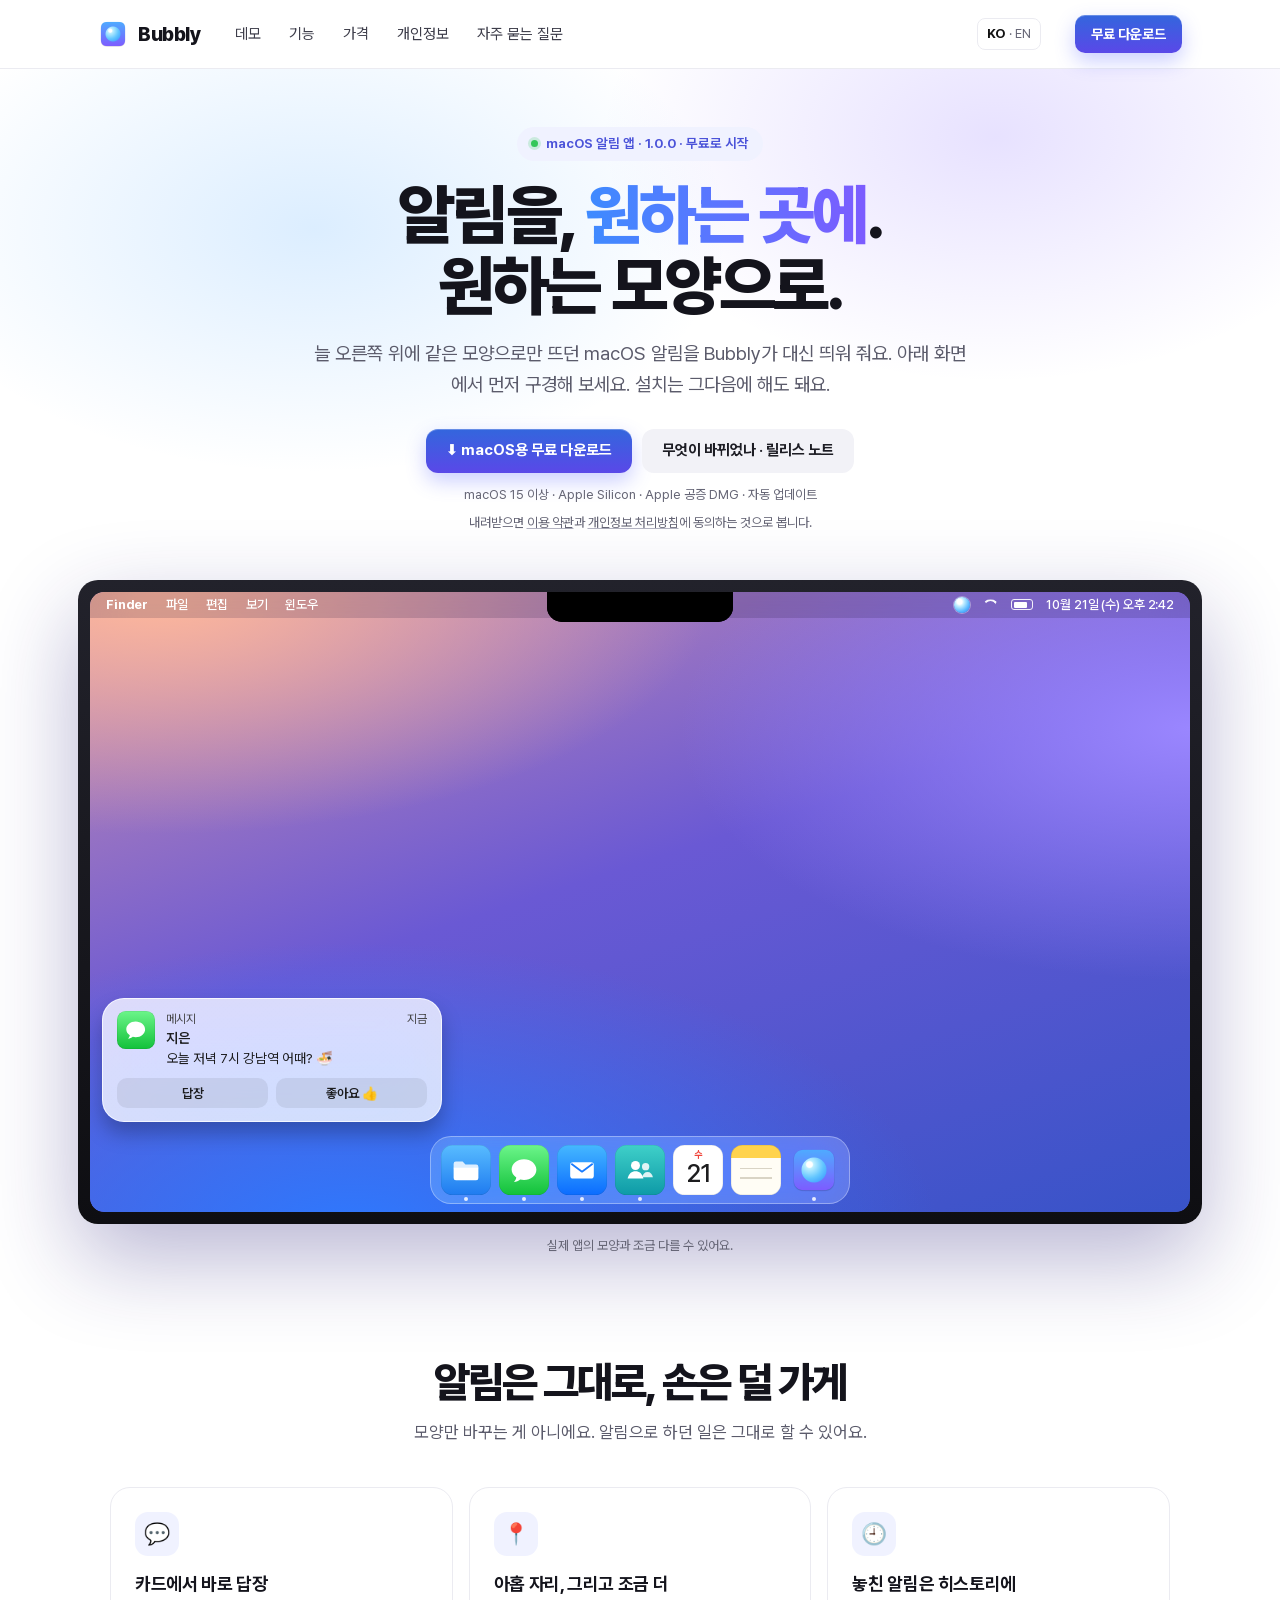
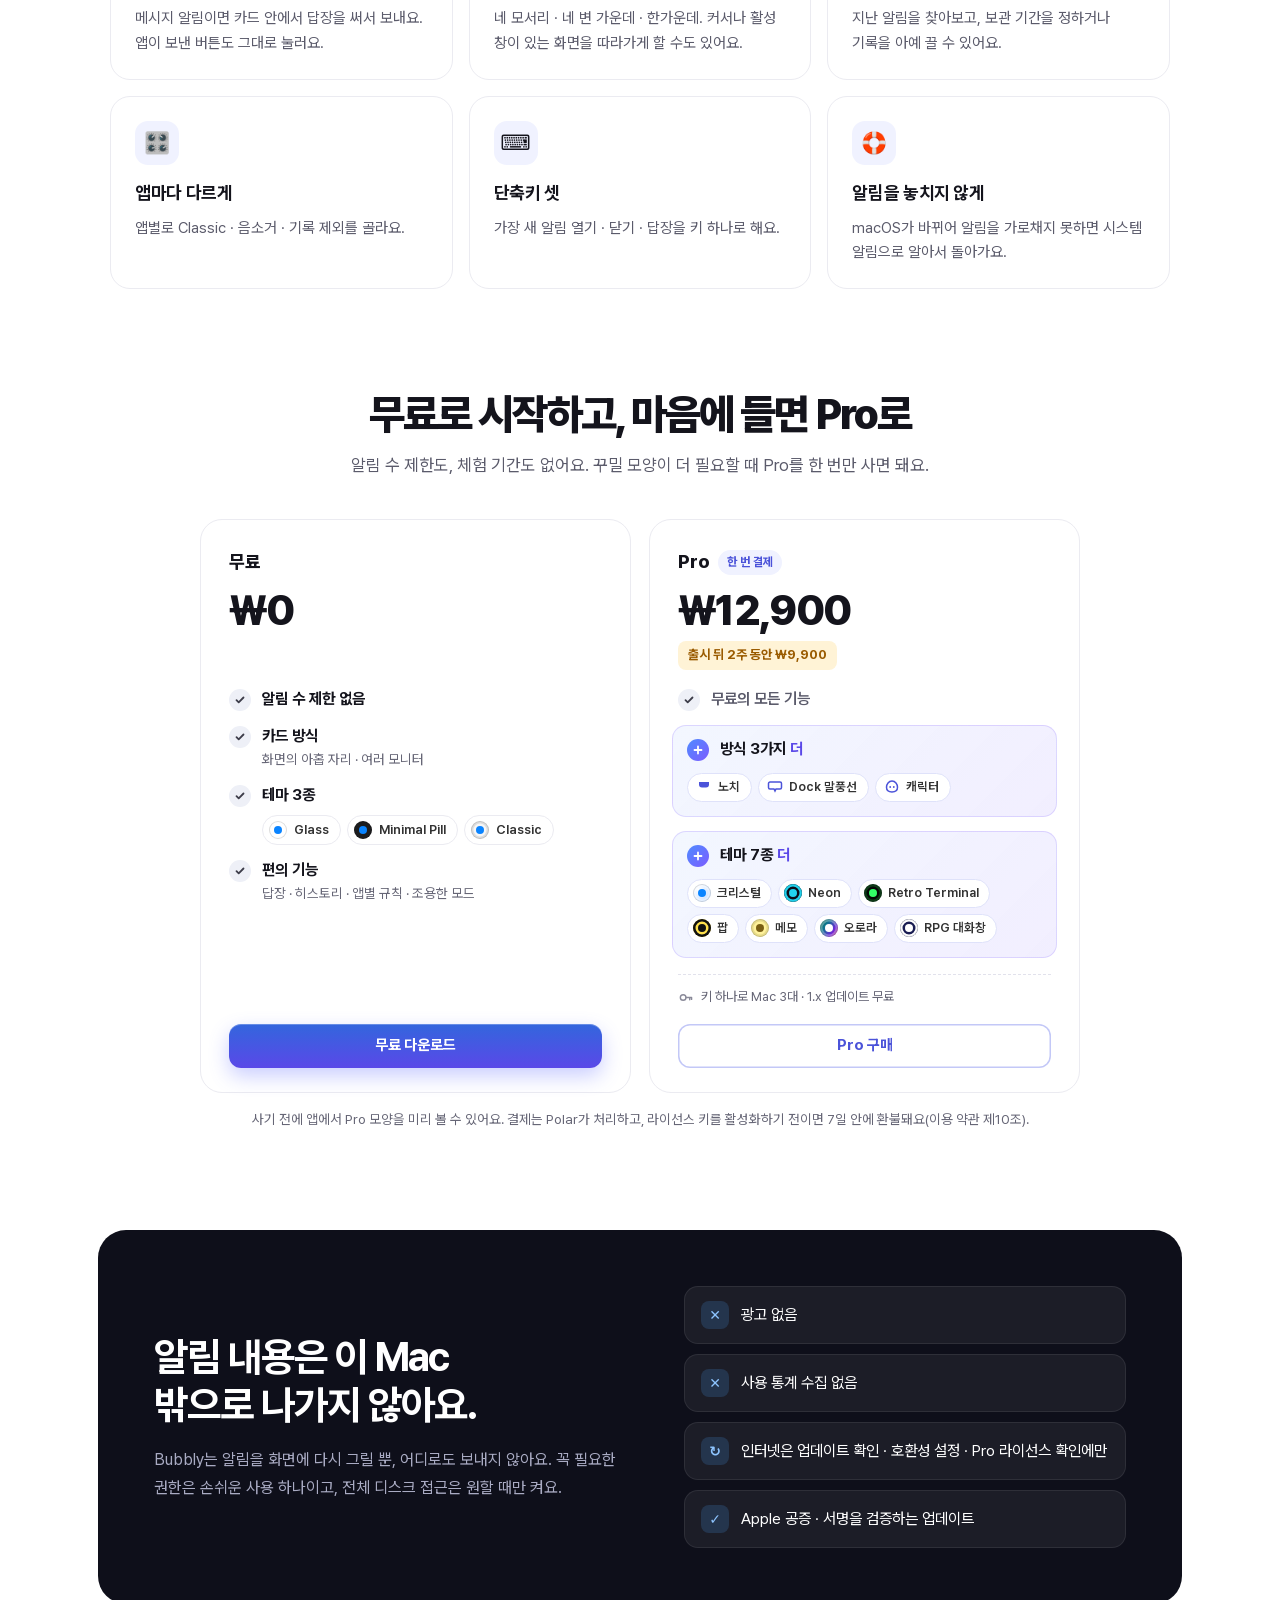
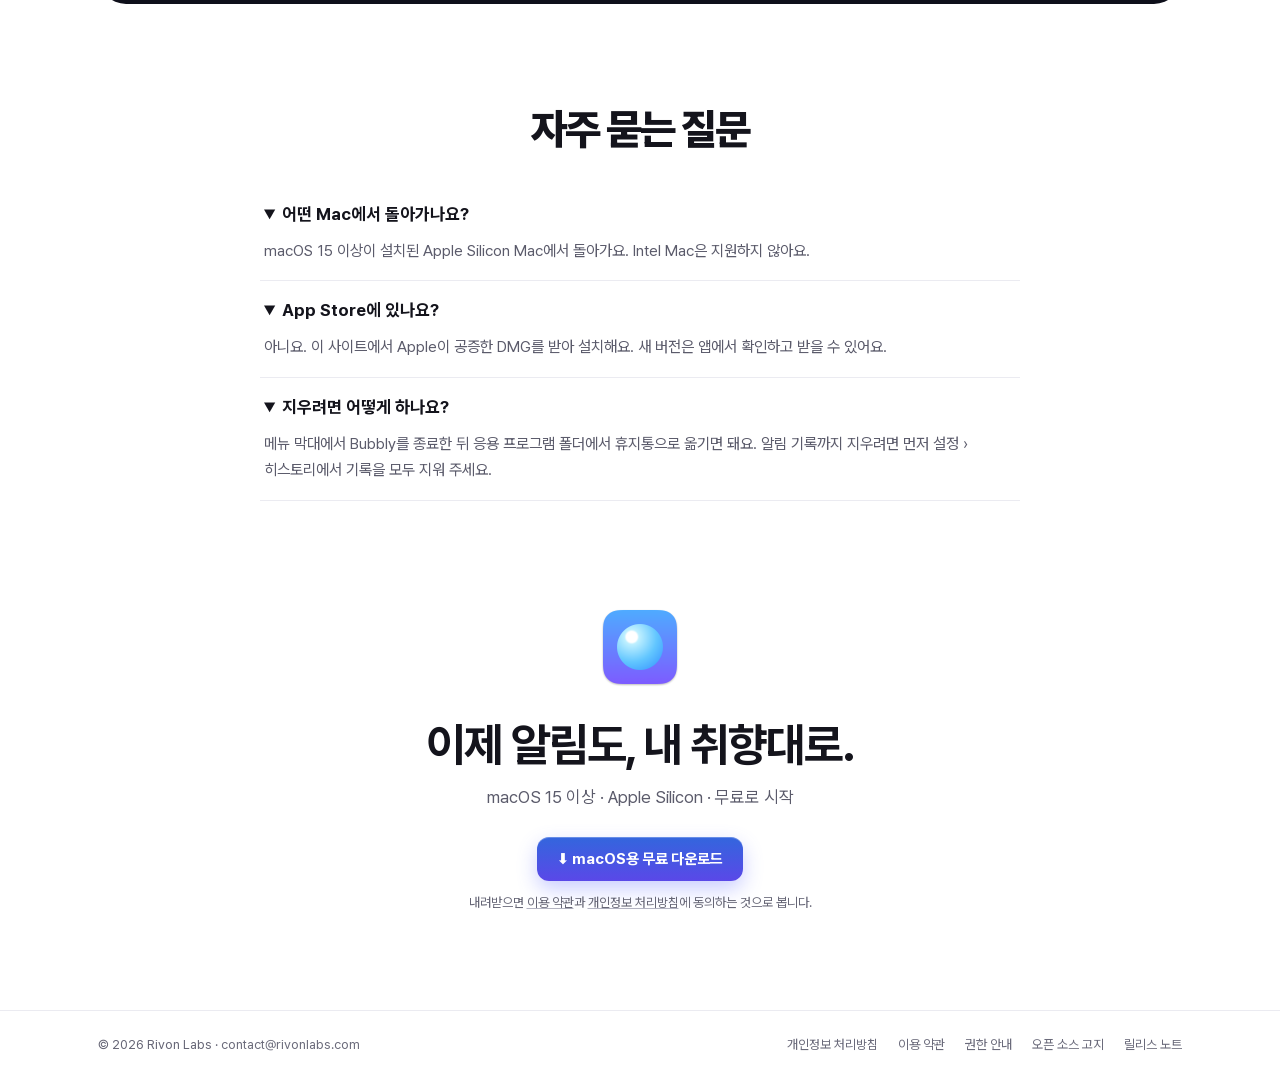
<file: ko/index.html>
<!doctype html><html lang=ko><head><meta name=generator content="Hugo 0.165.0"><meta charset=utf-8><meta name=viewport content="width=device-width,initial-scale=1"><title>Bubbly — 알림을, 원하는 곳에. 원하는 모양으로.</title><meta name=description content="늘 오른쪽 위에 같은 모양으로만 뜨던 macOS 알림을 Bubbly가 대신 띄워 줘요. 아래 화면에서 먼저 구경해 보세요. 설치는 그다음에 해도 돼요."><link rel=canonical href=https://bubbly.rivonlabs.com/ko/><link rel=alternate hreflang=ko href=https://bubbly.rivonlabs.com/ko/><link rel=alternate hreflang=en href=https://bubbly.rivonlabs.com/en/><link rel=alternate hreflang=x-default href=https://bubbly.rivonlabs.com/><meta property="og:type" content="website"><meta property="og:site_name" content="Bubbly"><meta property="og:title" content="Bubbly — 알림을, 원하는 곳에. 원하는 모양으로."><meta property="og:description" content="늘 오른쪽 위에 같은 모양으로만 뜨던 macOS 알림을 Bubbly가 대신 띄워 줘요. 아래 화면에서 먼저 구경해 보세요. 설치는 그다음에 해도 돼요."><meta property="og:url" content="https://bubbly.rivonlabs.com/ko/"><meta property="og:locale" content="ko_KR"><meta property="og:locale:alternate" content="en_US"><meta property="og:image" content="https://bubbly.rivonlabs.com/og/og-ko.png"><meta property="og:image:type" content="image/png"><meta property="og:image:width" content="1200"><meta property="og:image:height" content="630"><meta property="og:image:alt" content="알림을, 원하는 곳에. 원하는 모양으로. — Bubbly, macOS 알림 앱"><meta name=twitter:card content="summary_large_image"><meta name=twitter:title content="Bubbly — 알림을, 원하는 곳에. 원하는 모양으로."><meta name=twitter:description content="늘 오른쪽 위에 같은 모양으로만 뜨던 macOS 알림을 Bubbly가 대신 띄워 줘요. 아래 화면에서 먼저 구경해 보세요. 설치는 그다음에 해도 돼요."><meta name=twitter:image content="https://bubbly.rivonlabs.com/og/og-ko.png"><meta name=twitter:image:alt content="알림을, 원하는 곳에. 원하는 모양으로. — Bubbly, macOS 알림 앱"><link rel=icon type=image/png sizes=32x32 href=/appicon/icon_512x512@2x_hu_91fd1f2b5e61d1b0.png><link rel=apple-touch-icon sizes=180x180 href=/appicon/icon_512x512@2x_hu_1df1057c3ea352f9.png><link rel=stylesheet href=/fonts/pretendard/pretendardvariable-dynamic-subset.css><link rel=stylesheet href=/css/site.min.9dec75f15ca5b13d2c6d002a85505eb5145482e2b2a4b330efa831437ac83fa6.css><script src=/js/site.min.866a02a03ba2d2b5994fe395c3e2aa21d0e295c9466c5890f970a50ed70f2d80.js defer></script><script type=application/ld+json>{"@context":"https://schema.org","@type":"SoftwareApplication","applicationCategory":"UtilitiesApplication","description":"늘 오른쪽 위에 같은 모양으로만 뜨던 macOS 알림을 Bubbly가 대신 띄워 줘요. 아래 화면에서 먼저 구경해 보세요. 설치는 그다음에 해도 돼요.","inLanguage":"ko","name":"Bubbly","offers":[{"@type":"Offer","name":"무료","price":"0","priceCurrency":"KRW"},{"@type":"Offer","name":"Pro","price":"12900","priceCurrency":"KRW"}],"operatingSystem":"macOS 15+","url":"https://bubbly.rivonlabs.com/ko/"}</script><script data-analytics>(function(){var e,t="G-58SKVZ9543",s="bubbly.rivonlabs.com",n=navigator.doNotTrack||window.doNotTrack||navigator.msDoNotTrack;if(n=="1"||n=="yes"||location.hostname!==s)return;window.dataLayer=window.dataLayer||[],window.gtag=function(){dataLayer.push(arguments)},gtag("js",new Date),gtag("config",t),e=document.createElement("script"),e.async=!0,e.src="https://www.googletagmanager.com/gtag/js?id="+t,document.head.appendChild(e)})()</script></head><body class=home><a class=skip href=#main>본문으로 건너뛰기</a><nav class=nav aria-label="주 메뉴"><div class="wrap nav-in"><a class=logo href=/ko/><img src=/appicon/icon_512x512@2x_hu_10f8828b4f5840f7.png width=30 height=30 alt>
<span>Bubbly</span></a><div class=links><a href=/ko/#demo>데모</a>
<a href=/ko/#features>기능</a>
<a href=/ko/#pricing>가격</a>
<a href=/ko/#privacy>개인정보</a>
<a href=/ko/#faq>자주 묻는 질문</a></div><span class=sp></span>
<span class=lang role=group aria-label=언어><a href=/ko/ lang=ko hreflang=ko aria-label="KO · 한국어" data-lang=ko class=on aria-current=true>KO</a><span aria-hidden=true> · </span><a href=/en/ lang=en hreflang=en aria-label="EN · English" data-lang=en>EN</a></span>
<a class="btn btn-pri btn-sm" href=https://github.com/powerumc/bubbly.github.io/releases/download/v1.0.0/Bubbly-1.0.0.dmg data-download data-slot=nav>무료 다운로드</a></div></nav><main id=main tabindex=-1><header class=hero><div class=glow aria-hidden=true></div><div class="wrap hero-in"><span class=eyebrow>macOS 알림 앱 · 1.0.0 · 무료로 시작</span><h1>알림을, <span class=grad>원하는 곳에</span>.<br>원하는 모양으로.</h1><p class=lead>늘 오른쪽 위에 같은 모양으로만 뜨던 macOS 알림을 Bubbly가 대신 띄워 줘요. 아래 화면에서 먼저 구경해 보세요. 설치는 그다음에 해도 돼요.</p><div class=ctas><a class="btn btn-pri" href=https://github.com/powerumc/bubbly.github.io/releases/download/v1.0.0/Bubbly-1.0.0.dmg data-download data-slot=hero>⬇ macOS용 무료 다운로드</a>
<a class="btn btn-ghost" href=/ko/releases/>무엇이 바뀌었나 · 릴리스 노트</a></div><p class=meta>macOS 15 이상 · Apple Silicon · Apple 공증 DMG · 자동 업데이트</p><p class=consent>내려받으면 <a href=/ko/terms/>이용 약관</a>과 <a href=/ko/privacy/>개인정보 처리방침</a>에 동의하는 것으로 봅니다.</p></div></header><section id=demo class="section demo" aria-label=데모><link rel=stylesheet href=/css/themes.min.4cc038e1bfa1a71378a0b302865914bcc7ca0918b424016bb65b9ed0a8f55082.css data-themes data-demo><link rel=stylesheet href=/css/demo.min.dc901327e4e8cd657031a93b22e4e78582078371f90b6806040d7577f15c2c6c.css data-demo><div class=demo-in><div class=pg><div class=deskwrap><div class=stage id=demo-stage role=img aria-label="알림이 가짜 Mac 화면에 뜨는 모습을 보여 주는 데모예요."></div></div><div class=controls id=demo-controls role=group aria-label="데모 조작판" hidden></div><p class=cap>실제 앱의 모양과 조금 다를 수 있어요.</p><noscript><p class=cap>이 데모는 JavaScript로 움직여요. JavaScript를 켜면 알림이 뜨는 모습을 볼 수 있어요.</p></noscript></div></div><script type=application/json id=demo-config>{"autoplay":[{"anchor":6,"theme":"glass","way":"card"},{"theme":"neon","way":"notch"},{"theme":"pop","way":"bubble"},{"character":"bub","theme":"memo","way":"character"},{"anchor":2,"theme":"terminal","way":"card"},{"anchor":8,"theme":"aurora","way":"card"},{"theme":"rpg","way":"notch"},{"theme":"crystal","way":"bubble"},{"character":"mochi","theme":"glass","way":"character"},{"anchor":0,"theme":"pill","way":"card"}],"characters":[{"fps":8,"frames":["/characters/bub/talk_04_hu_c0497438035183f7.webp","/characters/bub/talk_06_hu_f8964d6bf30d0c7c.webp","/characters/bub/talk_08_hu_b2691a8c47bb4e6c.webp","/characters/bub/talk_10_hu_f8964d6bf30d0c7c.webp","/characters/bub/talk_12_hu_c0497438035183f7.webp","/characters/bub/talk_14_hu_f8964d6bf30d0c7c.webp","/characters/bub/talk_00_hu_c0497438035183f7.webp","/characters/bub/talk_02_hu_f8964d6bf30d0c7c.webp"],"id":"bub","name":"Bub"},{"fps":6,"frames":["/characters/mochi/talk_04_hu_660c8aaa760d13f6.webp","/characters/mochi/talk_08_hu_59c817f03d63ebf0.webp","/characters/mochi/talk_12_hu_a9a1cf6a1f788f6c.webp","/characters/mochi/talk_00_hu_1d0f9e9a2fa4282.webp"],"id":"mochi","name":"Mochi"},{"fps":6,"frames":["/characters/bolt/talk_04_hu_88faeaaf22a09be4.webp","/characters/bolt/talk_08_hu_b1cdb3d8cdd17089.webp","/characters/bolt/talk_12_hu_31db88cbfb70f457.webp","/characters/bolt/talk_00_hu_9fd2b45a54d99e12.webp"],"id":"bolt","name":"Bolt"},{"fps":6,"frames":["/characters/boo/talk_04_hu_6ecdb4346fcb15c3.webp","/characters/boo/talk_08_hu_ec74b975a48acc89.webp","/characters/boo/talk_12_hu_eae09f2536effc76.webp","/characters/boo/talk_00_hu_435a41bfeeafdc61.webp"],"id":"boo","name":"Boo"}],"dockIcon":"/appicon/icon_128x128@2x_hu_d61c660a6e9db694.png","lang":"ko","notes":[{"acts":["답장","좋아요 👍"],"app":"메시지","body":"오늘 저녁 7시 강남역 어때? 🍜","icon":"messages","reply":true,"time":"지금","title":"지은"},{"acts":["답장","열기"],"app":"팀 채팅","body":"배포 끝났어요 🎉 다들 수고하셨습니다!","icon":"team","reply":true,"time":"지금","title":"준호"},{"acts":["10분 뒤 다시","열기"],"app":"캘린더","body":"10분 뒤 시작 · 3층 회의실","icon":"calendar","reply":false,"time":"14:50","title":"디자인 리뷰"},{"acts":["보관","열기"],"app":"메일","body":"10월 정산 내역 보내드립니다.","icon":"mail","reply":false,"time":"지금","title":"김하늘"}],"pixelFontCSS":"/fonts/galmuri/galmuri.css","strings":{"auto":"자동으로 보여 주기","character":"캐릭터","clock":"10월 21일 (수) 오후 2:42","close":"닫기","day":"21","hintBubble":"알림을 보낸 앱의 Dock 아이콘 위로 솟아올라요","hintCard":"화면의 아홉 자리 — 앱에서는 드래그로 조금 더 옮길 수 있어요","hintCharacter":"평소엔 숨어 있다가 알림이 오면 톡 튀어나와요","hintNotch":"노치 아래에서 펼쳤다가 접혀요 · 노치가 없는 모니터엔 가상 노치를 그려요","menuApp":"Finder","menuEdit":"편집","menuFile":"파일","menuView":"보기","menuWindow":"윈도우","position":"자리","positions":["왼쪽 위","가운데 위","오른쪽 위","왼쪽 가운데","한가운데","오른쪽 가운데","왼쪽 아래","가운데 아래","오른쪽 아래"],"pro":"Pro","replyTo":"{name}에게 답장…","send":"🔔 알림 보내기","sendReply":"답장 보내기","sent":"✓ 답장을 보냈어요","theme":"테마","way":"방식","weekday":"수"},"themes":[{"actions":"filled","font":"system","id":"glass","layout":"card","material":"glass","name":"Glass","pro":false,"radius":22},{"actions":"filled","font":"system","id":"crystal","layout":"card","material":"liquidGlass","name":"크리스털","pro":true,"radius":28},{"actions":"outlined","font":"system","id":"neon","layout":"card","material":"solid","name":"Neon","pro":true,"radius":18},{"actions":"outlined","font":"monospaced","id":"terminal","layout":"terminal","material":"solid","name":"Retro Terminal","pro":true,"radius":10},{"actions":"filled","font":"system","id":"pill","layout":"pill","material":"solid","name":"Minimal Pill","pro":false,"radius":20},{"actions":"raised","font":"rounded","id":"pop","layout":"card","material":"solid","name":"팝","pro":true,"radius":16},{"actions":"filled","font":"rounded","id":"memo","layout":"card","material":"solid","name":"메모","pro":true,"radius":3},{"actions":"filled","font":"system","id":"aurora","layout":"card","material":"solid","name":"오로라","pro":true,"radius":22},{"actions":"none","font":"pixel","id":"rpg","layout":"dialog","material":"solid","name":"RPG 대화창","pro":true,"radius":4},{"actions":"hover","font":"system","id":"classic","layout":"card","material":"glass","name":"Classic","pro":false,"radius":16}],"ways":[{"id":"card","label":"카드","pro":false},{"id":"notch","label":"노치","pro":true},{"id":"bubble","label":"말풍선","pro":true},{"id":"character","label":"캐릭터","pro":true}]}</script><script type=module src=/js/demo.c39b766e33deb879586b8d24c9d609aedf9c44eef3699f7bb1644d2a23f93fa7.js data-demo></script></section><section id=features class="section sec" aria-labelledby=features-title><div class=wrap><h2 class=h2 id=features-title>알림은 그대로, 손은 덜 가게</h2><p class=sub2>모양만 바꾸는 게 아니에요. 알림으로 하던 일은 그대로 할 수 있어요.</p><div class=feat><article class=fc><div class=fi aria-hidden=true>💬</div><h3>카드에서 바로 답장</h3><p>메시지 알림이면 카드 안에서 답장을 써서 보내요. 앱이 보낸 버튼도 그대로 눌러요.</p></article><article class=fc><div class=fi aria-hidden=true>📍</div><h3>아홉 자리, 그리고 조금 더</h3><p>네 모서리 · 네 변 가운데 · 한가운데. 커서나 활성 창이 있는 화면을 따라가게 할 수도 있어요.</p></article><article class=fc><div class=fi aria-hidden=true>🕘</div><h3>놓친 알림은 히스토리에</h3><p>지난 알림을 찾아보고, 보관 기간을 정하거나 기록을 아예 끌 수 있어요.</p></article><article class=fc><div class=fi aria-hidden=true>🎛️</div><h3>앱마다 다르게</h3><p>앱별로 Classic · 음소거 · 기록 제외를 골라요.</p></article><article class=fc><div class=fi aria-hidden=true>⌨️</div><h3>단축키 셋</h3><p>가장 새 알림 열기 · 닫기 · 답장을 키 하나로 해요.</p></article><article class=fc><div class=fi aria-hidden=true>🛟</div><h3>알림을 놓치지 않게</h3><p>macOS가 바뀌어 알림을 가로채지 못하면 시스템 알림으로 알아서 돌아가요.</p></article></div></div></section><section id=pricing class="section sec" aria-labelledby=pricing-title><div class=wrap><h2 class=h2 id=pricing-title>무료로 시작하고, 마음에 들면 Pro로</h2><p class=sub2>알림 수 제한도, 체험 기간도 없어요. 꾸밀 모양이 더 필요할 때 Pro를 한 번만 사면 돼요.</p><div class=plans><div class=plan role=group aria-labelledby=plan-free><h3 class=pn id=plan-free>무료</h3><p class=pp>₩0</p><p class="launch ghost" aria-hidden=true>&nbsp;</p><ul class=pl><li><span class=mk aria-hidden=true><svg viewBox="0 0 12 12"><path d="M2.5 6.2l2.2 2.2 4.8-4.9"/></svg></span><div><span class=pl-t>알림 수 제한 없음</span></div></li><li><span class=mk aria-hidden=true><svg viewBox="0 0 12 12"><path d="M2.5 6.2l2.2 2.2 4.8-4.9"/></svg></span><div><span class=pl-t>카드 방식</span><span class=pl-n>화면의 아홉 자리 · 여러 모니터</span></div></li><li><span class=mk aria-hidden=true><svg viewBox="0 0 12 12"><path d="M2.5 6.2l2.2 2.2 4.8-4.9"/></svg></span><div><span class=pl-t>테마 3종</span><ul class=pchips><li class=pchip><span class=sw data-theme=glass data-material=glass aria-hidden=true></span>Glass</li><li class=pchip><span class=sw data-theme=pill data-material=solid aria-hidden=true></span>Minimal Pill</li><li class=pchip><span class=sw data-theme=classic data-material=glass aria-hidden=true></span>Classic</li></ul></div></li><li><span class=mk aria-hidden=true><svg viewBox="0 0 12 12"><path d="M2.5 6.2l2.2 2.2 4.8-4.9"/></svg></span><div><span class=pl-t>편의 기능</span><span class=pl-n>답장 · 히스토리 · 앱별 규칙 · 조용한 모드</span></div></li></ul><a class="btn btn-pri" href=https://github.com/powerumc/bubbly.github.io/releases/download/v1.0.0/Bubbly-1.0.0.dmg data-download data-slot=pricing>무료 다운로드</a></div><div class=plan role=group aria-labelledby=plan-pro><h3 class=pn id=plan-pro>Pro <span class=tag>한 번 결제</span></h3><p class=pp>₩12,900</p><p class=launch>출시 뒤 2주 동안 ₩9,900</p><ul class=pl><li class=pl-base><span class=mk aria-hidden=true><svg viewBox="0 0 12 12"><path d="M2.5 6.2l2.2 2.2 4.8-4.9"/></svg></span><div><span class=pl-t>무료의 모든 기능</span></div></li><li class=pl-plus><span class="mk mk-plus" aria-hidden=true><svg viewBox="0 0 12 12"><path d="M6 2.5v7M2.5 6h7"/></svg></span><span class=pl-t>방식 3가지 <em>더</em></span><ul class=pchips><li class="pchip pchip-way"><svg viewBox="0 0 16 16" aria-hidden="true"><path d="M3 3h10v2.5a3 3 0 01-3 3H6a3 3 0 01-3-3z" fill="currentColor"/></svg>노치</li><li class="pchip pchip-way"><svg viewBox="0 0 16 16" aria-hidden="true"><path d="M3 3h10a1.5 1.5.0 011.5 1.5v4A1.5 1.5.0 0113 10H9l-1 2-1-2H3A1.5 1.5.0 011.5 8.5v-4A1.5 1.5.0 013 3z" fill="none" stroke="currentColor" stroke-width="1.5"/></svg>Dock 말풍선</li><li class="pchip pchip-way"><svg viewBox="0 0 16 16" aria-hidden="true"><path d="M8 2c3.3.0 5.5 3 5.5 6.3.0 3-2.4 4.7-5.5 4.7S2.5 11.3 2.5 8.3C2.5 5 4.7 2 8 2z" fill="none" stroke="currentColor" stroke-width="1.5"/><circle cx="6.2" cy="8" r=".9" fill="currentColor"/><circle cx="9.8" cy="8" r=".9" fill="currentColor"/></svg>캐릭터</li></ul></li><li class=pl-plus><span class="mk mk-plus" aria-hidden=true><svg viewBox="0 0 12 12"><path d="M6 2.5v7M2.5 6h7"/></svg></span><span class=pl-t>테마 7종 <em>더</em></span><ul class=pchips><li class=pchip><span class=sw data-theme=crystal data-material=liquidGlass aria-hidden=true></span>크리스털</li><li class=pchip><span class=sw data-theme=neon data-material=solid aria-hidden=true></span>Neon</li><li class=pchip><span class=sw data-theme=terminal data-material=solid aria-hidden=true></span>Retro Terminal</li><li class=pchip><span class=sw data-theme=pop data-material=solid aria-hidden=true></span>팝</li><li class=pchip><span class=sw data-theme=memo data-material=solid aria-hidden=true></span>메모</li><li class=pchip><span class=sw data-theme=aurora data-material=solid aria-hidden=true></span>오로라</li><li class=pchip><span class=sw data-theme=rpg data-material=solid aria-hidden=true></span>RPG 대화창</li></ul></li></ul><p class=pl-terms><svg viewBox="0 0 16 16" aria-hidden="true"><circle cx="5.5" cy="8" r="3"/><path d="M8.5 8h6m-2 0v2.5m2-2.5v2"/></svg>키 하나로 Mac 3대 · 1.x 업데이트 무료</p><a class="btn btn-line" href=https://buy.polar.sh/polar_cl_daTXgNfrEZB2S3W4i9SVSoybb0GgK7fYYLhCr0sOg2K data-buy data-slot=buy>Pro 구매</a></div></div><p class=fine>사기 전에 앱에서 Pro 모양을 미리 볼 수 있어요. 결제는 Polar가 처리하고, 라이선스 키를 활성화하기 전이면 7일 안에 환불돼요(이용 약관 제10조).</p></div></section><section id=privacy class="section sec" aria-labelledby=privacy-title><div class=wrap><div class=priv><div><h2 id=privacy-title>알림 내용은 이 Mac 밖으로 나가지 않아요.</h2><p>Bubbly는 알림을 화면에 다시 그릴 뿐, 어디로도 보내지 않아요. 꼭 필요한 권한은 손쉬운 사용 하나이고, 전체 디스크 접근은 원할 때만 켜요.</p></div><ul class=promise><li><i aria-hidden=true>✕</i>광고 없음</li><li><i aria-hidden=true>✕</i>사용 통계 수집 없음</li><li><i aria-hidden=true>↻</i>인터넷은 업데이트 확인 · 호환성 설정 · Pro 라이선스 확인에만</li><li><i aria-hidden=true>✓</i>Apple 공증 · 서명을 검증하는 업데이트</li></ul></div></div></section><section id=faq class="section sec" aria-labelledby=faq-title><div class=wrap><h2 class=h2 id=faq-title>자주 묻는 질문</h2><div class=faq><details open><summary>어떤 Mac에서 돌아가나요?</summary><p>macOS 15 이상이 설치된 Apple Silicon Mac에서 돌아가요. Intel Mac은 지원하지 않아요.</p></details><details open><summary>App Store에 있나요?</summary><p>아니요. 이 사이트에서 Apple이 공증한 DMG를 받아 설치해요. 새 버전은 앱에서 확인하고 받을 수 있어요.</p></details><details open><summary>지우려면 어떻게 하나요?</summary><p>메뉴 막대에서 Bubbly를 종료한 뒤 응용 프로그램 폴더에서 휴지통으로 옮기면 돼요. 알림 기록까지 지우려면 먼저 설정 › 히스토리에서 기록을 모두 지워 주세요.</p></details></div></div></section><section id=download class="section sec final" aria-labelledby=final-title><div class=wrap><img class=final-mark src=/appicon/icon_512x512@2x_hu_b873710d7b84d5f8.png width=92 height=92 alt><h2 id=final-title>이제 알림도, 내 취향대로.</h2><p class=final-sub>macOS 15 이상 · Apple Silicon · 무료로 시작</p><a class="btn btn-pri" href=https://github.com/powerumc/bubbly.github.io/releases/download/v1.0.0/Bubbly-1.0.0.dmg data-download data-slot=final>⬇ macOS용 무료 다운로드</a><p class=consent>내려받으면 <a href=/ko/terms/>이용 약관</a>과 <a href=/ko/privacy/>개인정보 처리방침</a>에 동의하는 것으로 봅니다.</p></div></section></main><footer class=foot><div class="wrap foot-in"><span>© 2026 Rivon Labs · <a href=mailto:contact@rivonlabs.com>contact@rivonlabs.com</a></span><nav aria-label="법적 고지와 링크"><a href=/ko/privacy/>개인정보 처리방침</a>
<a href=/ko/terms/>이용 약관</a>
<a href=/ko/permissions/>권한 안내</a>
<a href=/ko/licenses/>오픈 소스 고지</a>
<a href=/ko/releases/>릴리스 노트</a></nav></div></footer></body></html>
</file>
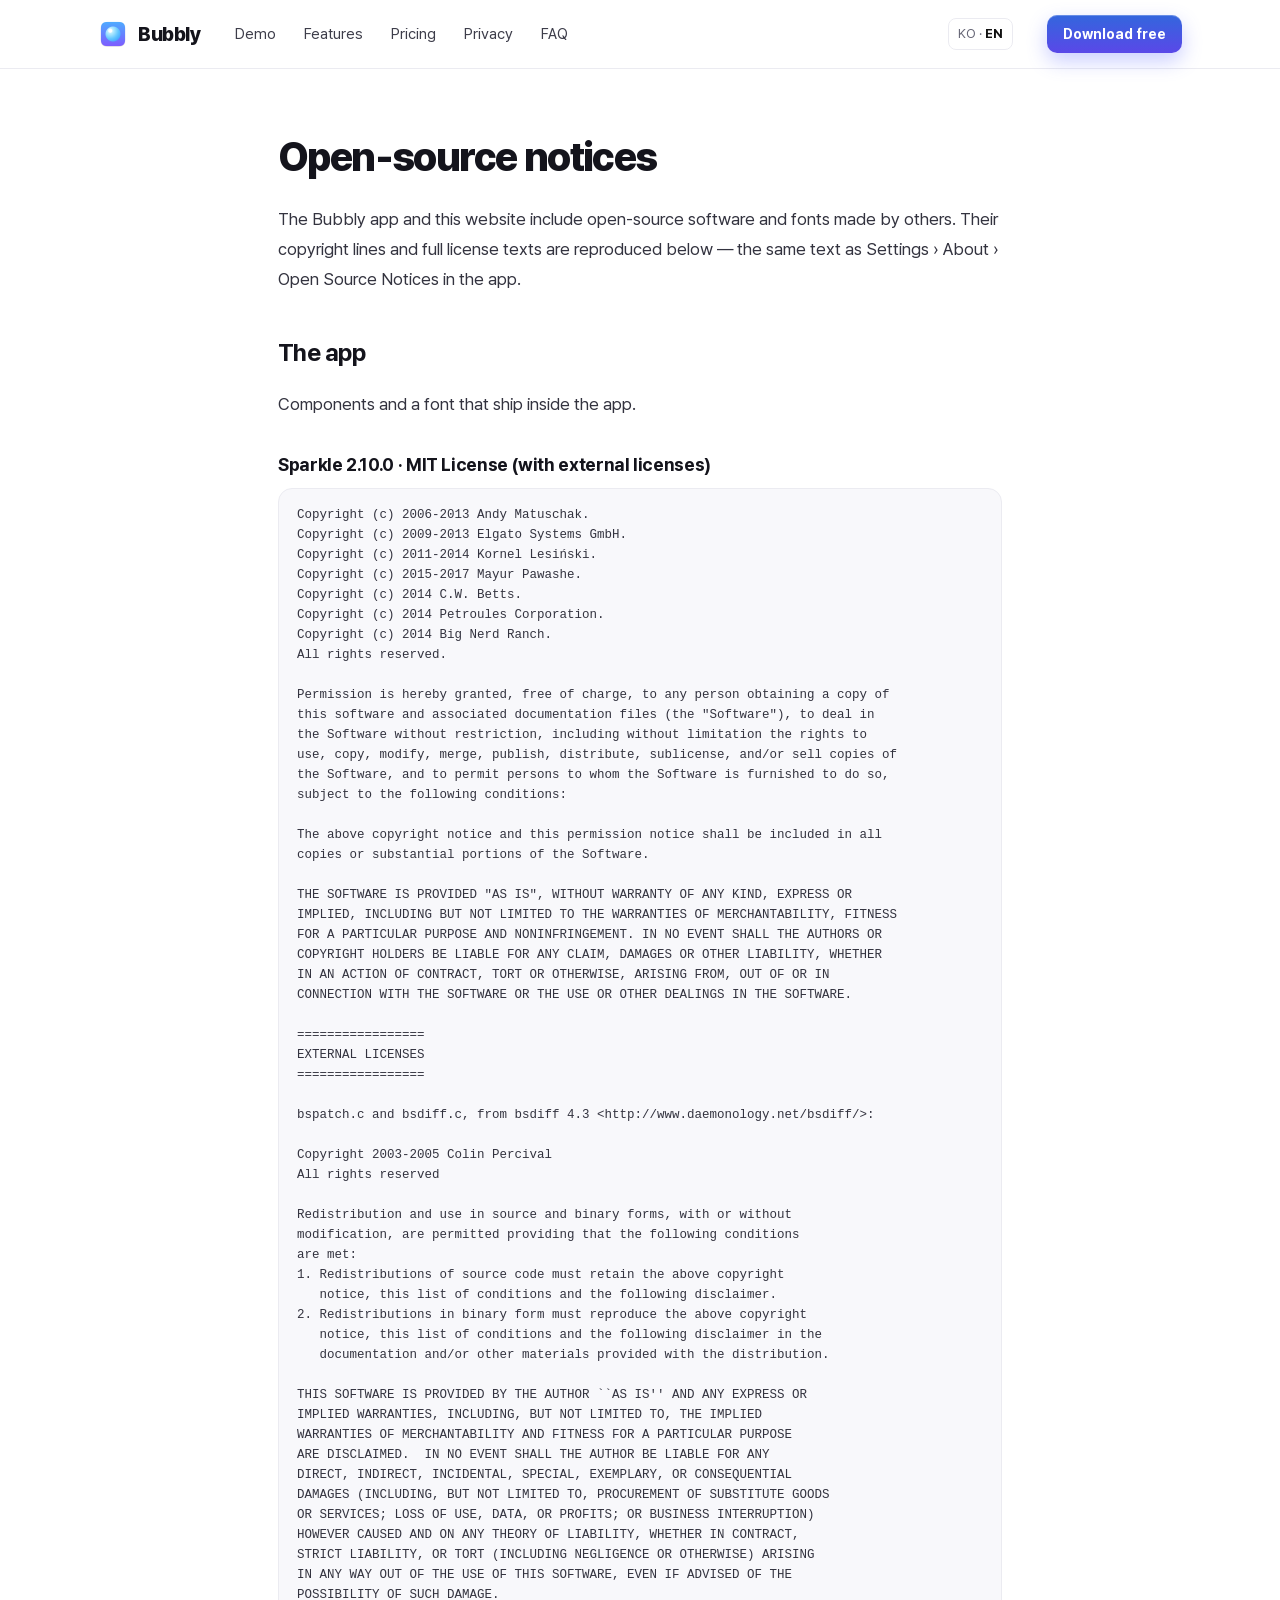
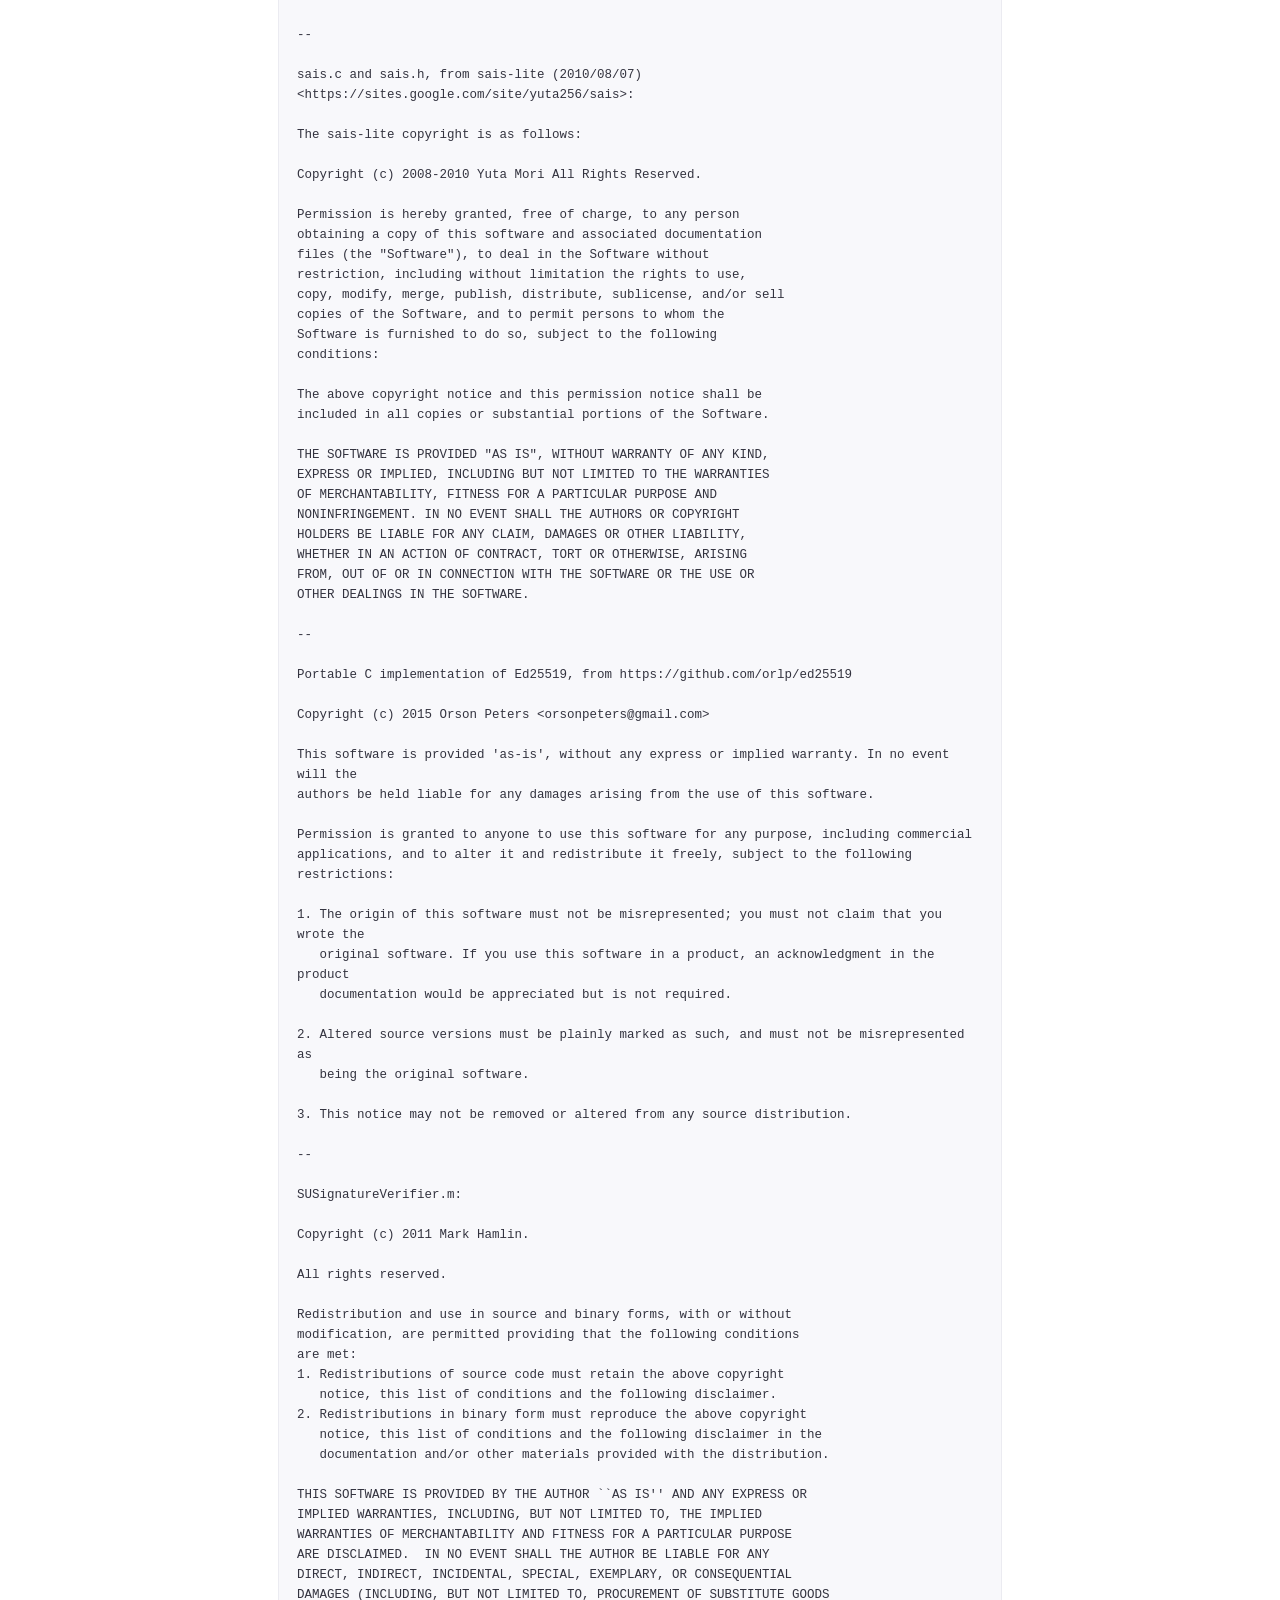
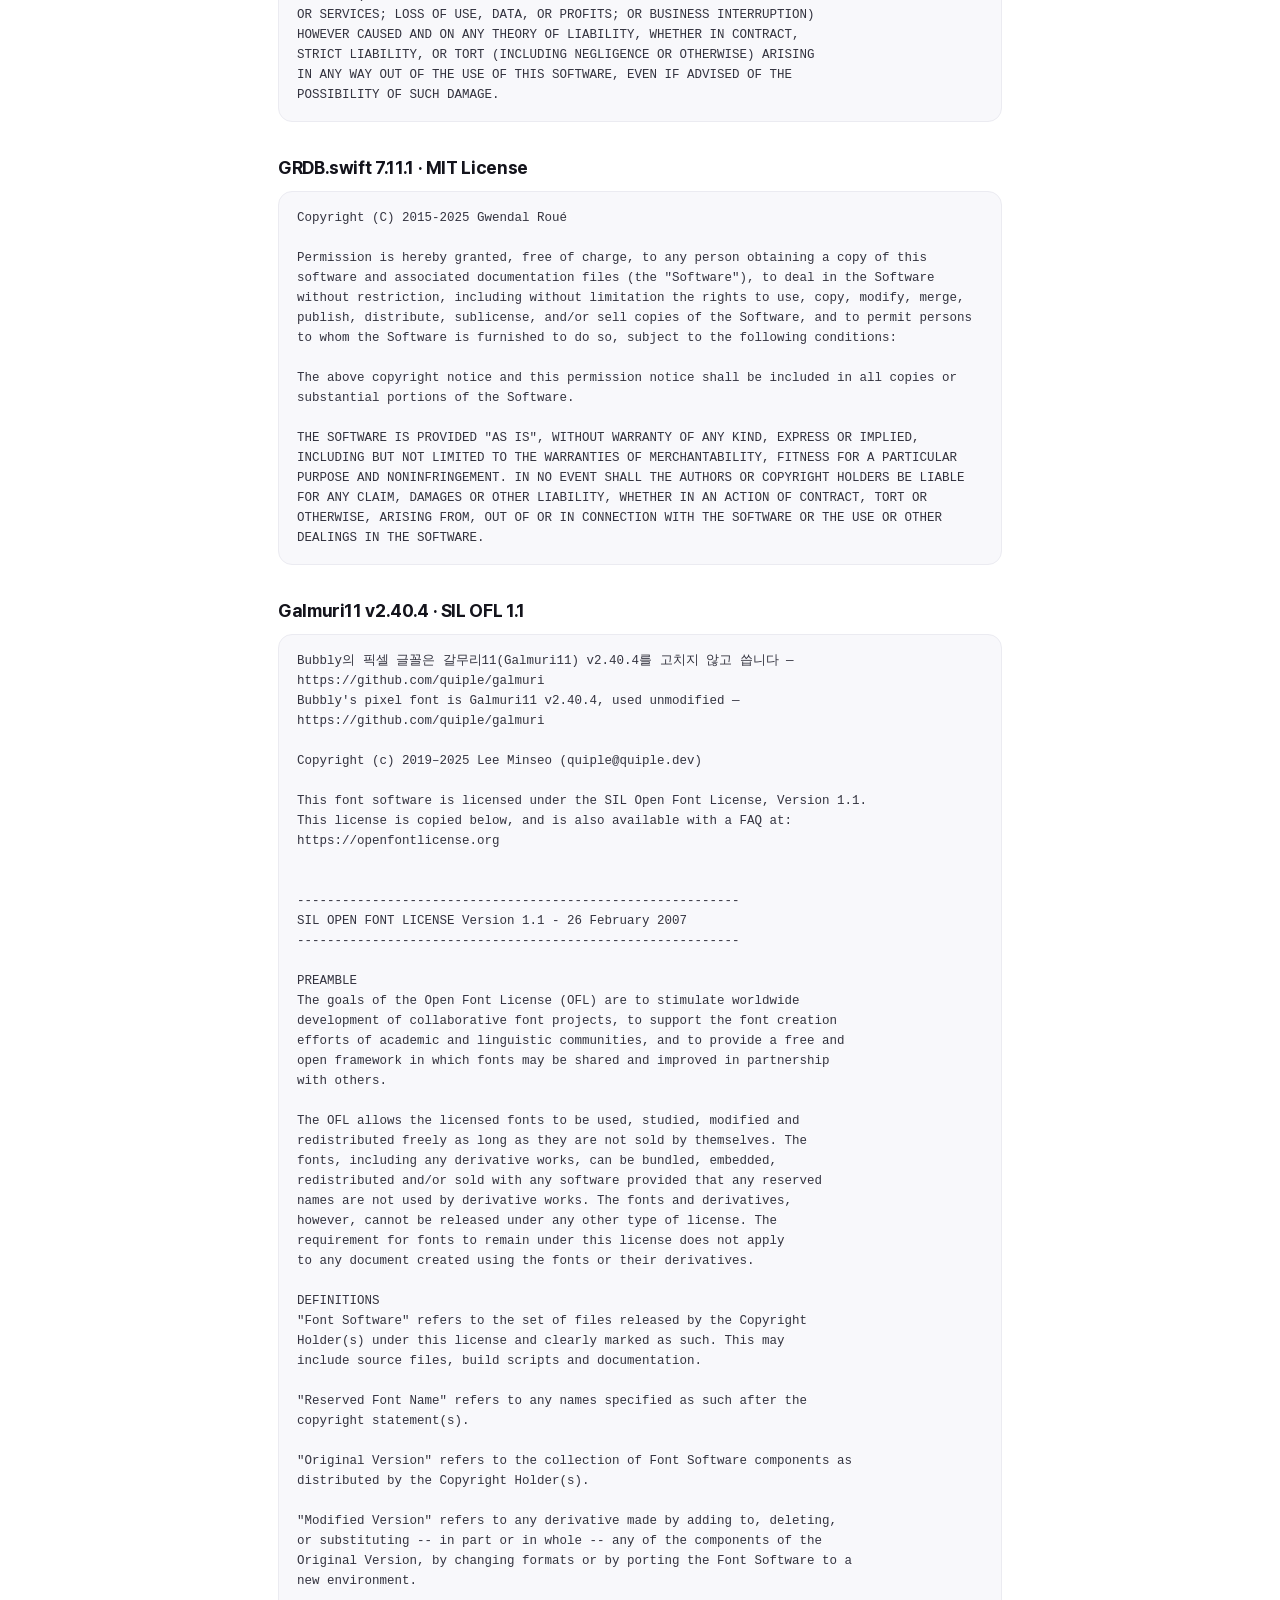
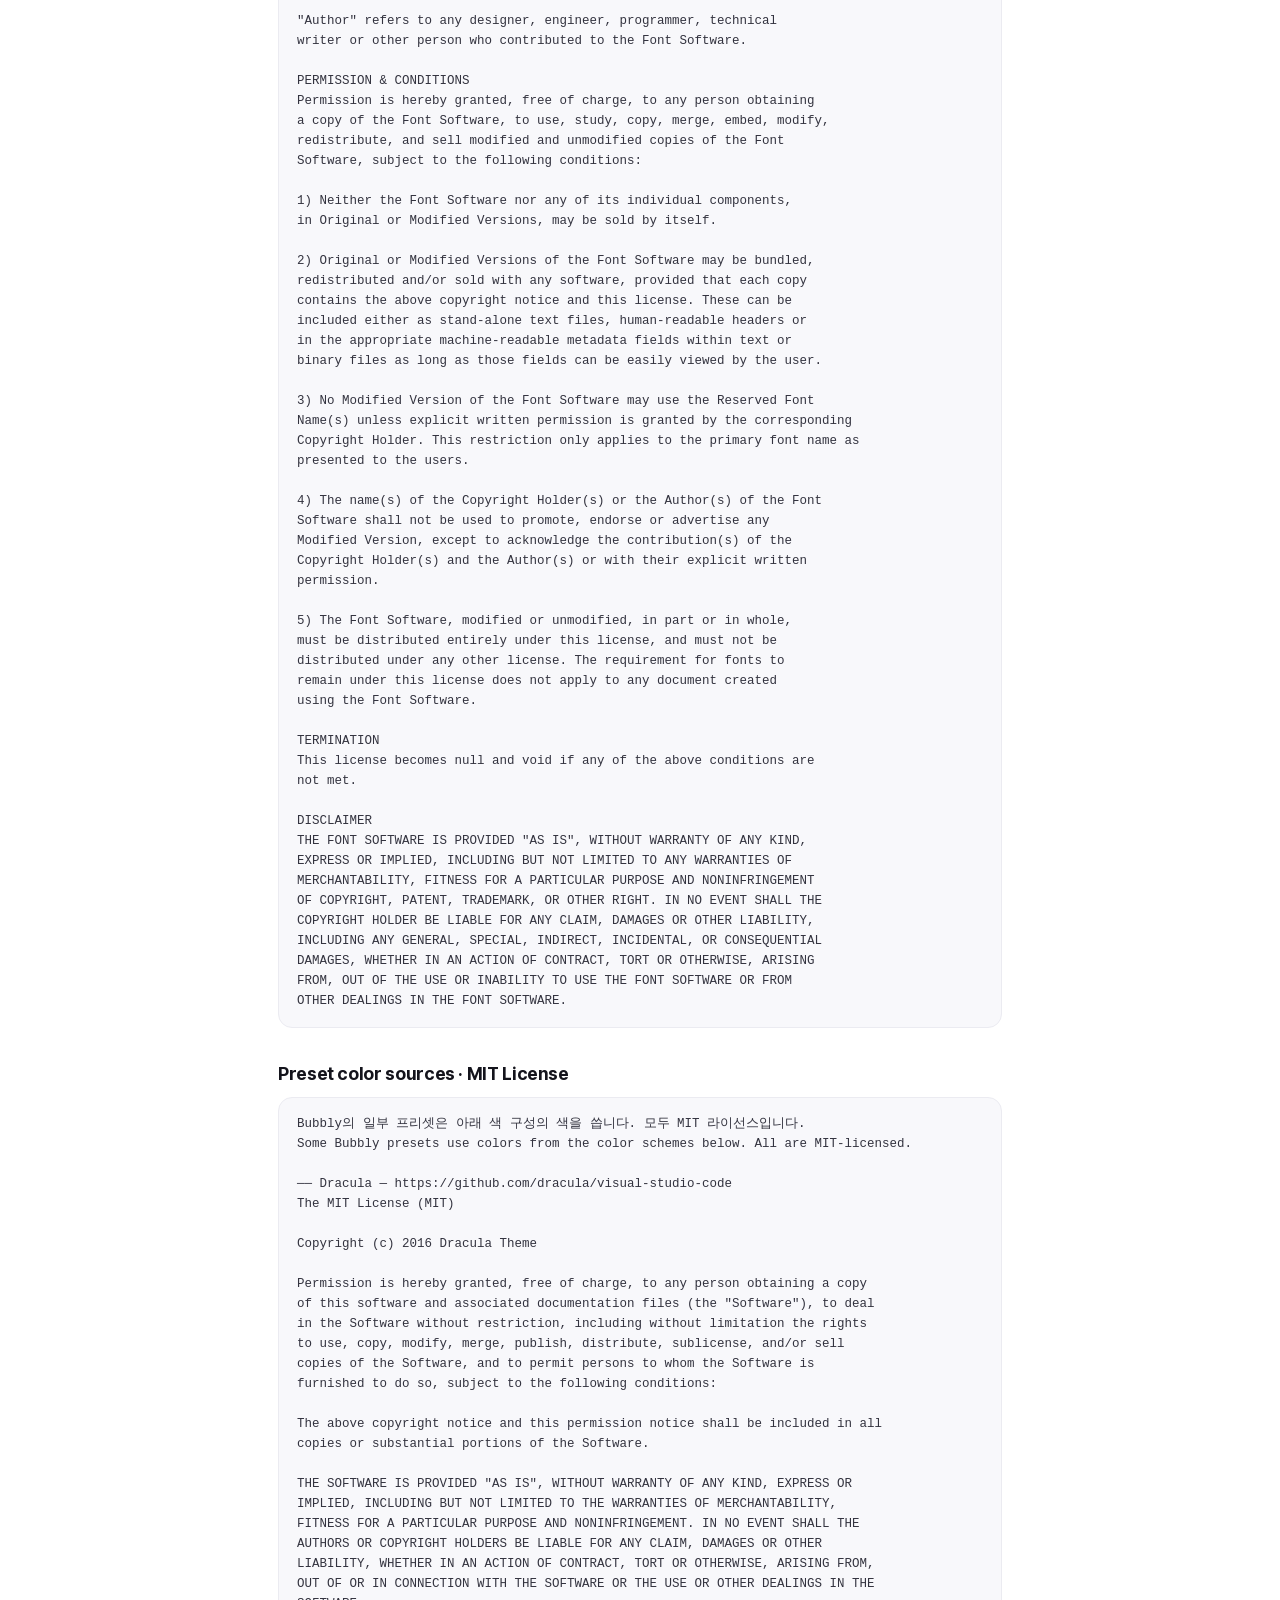
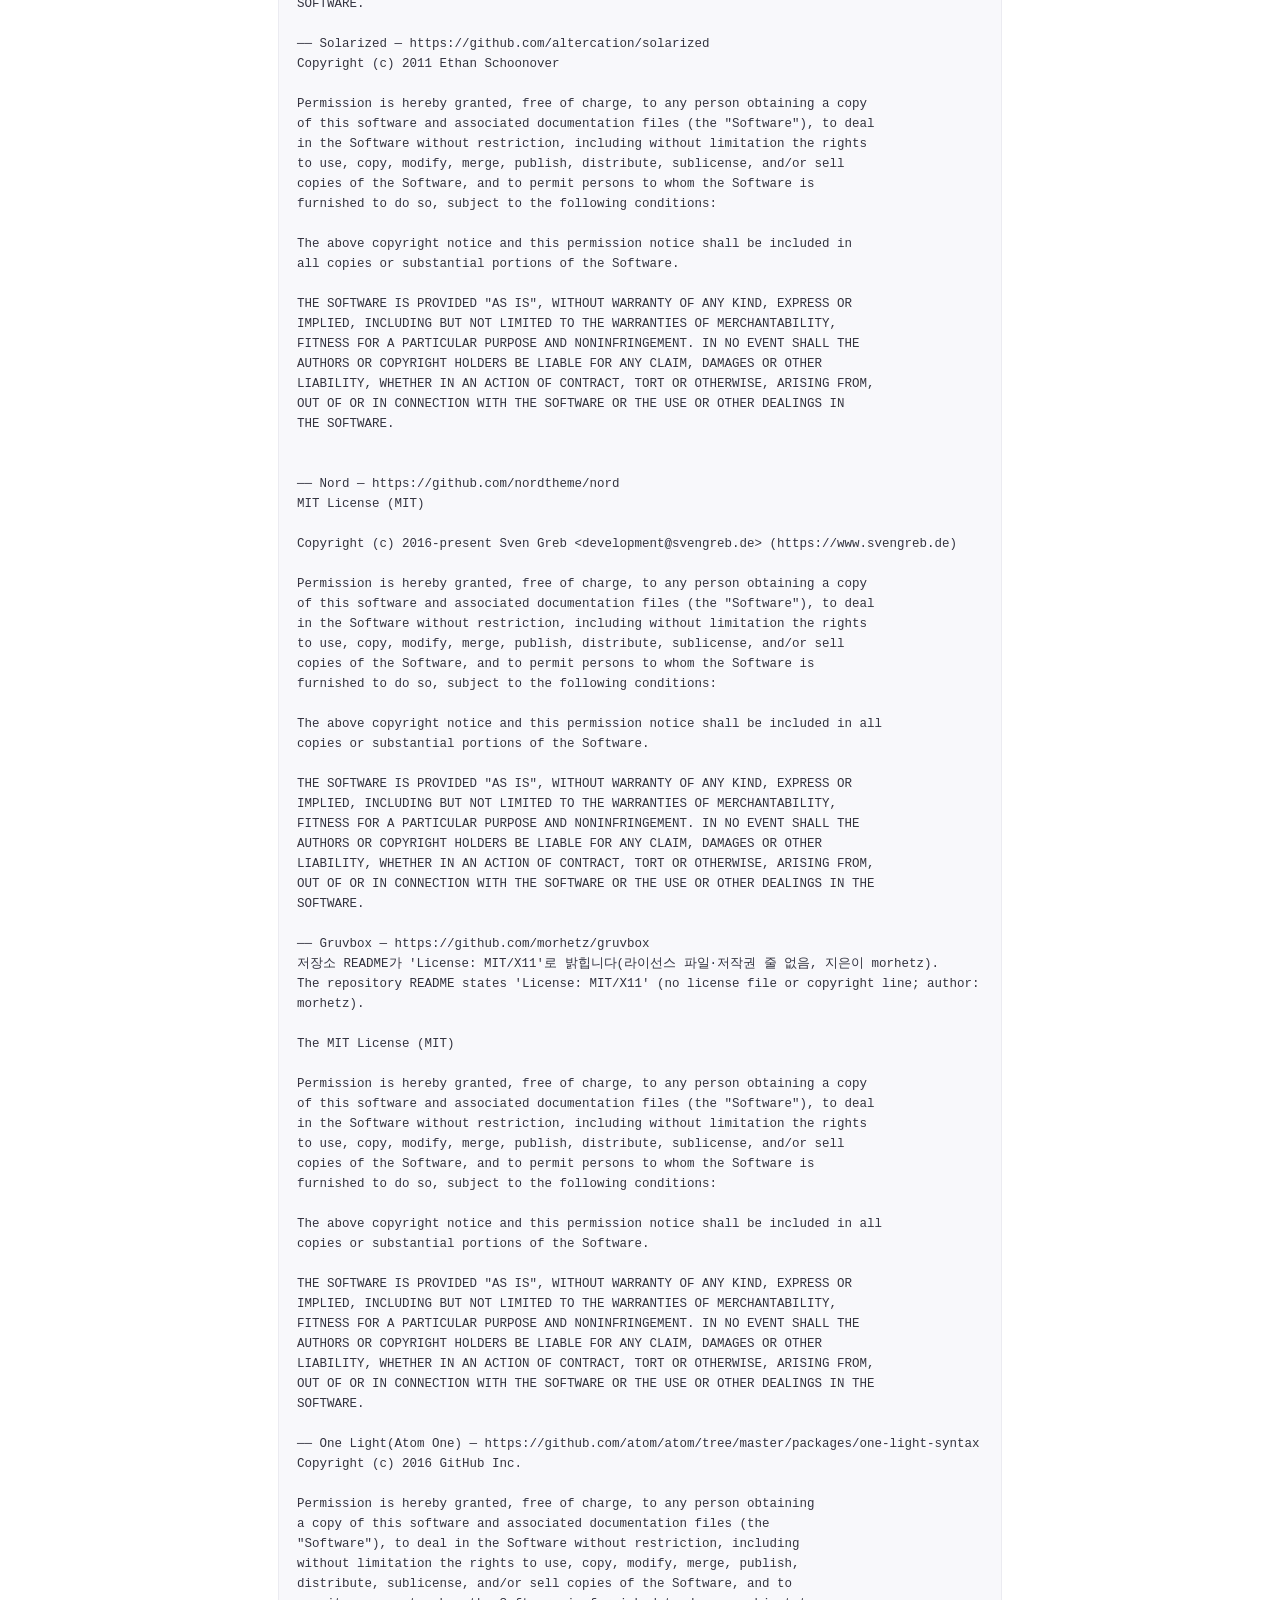
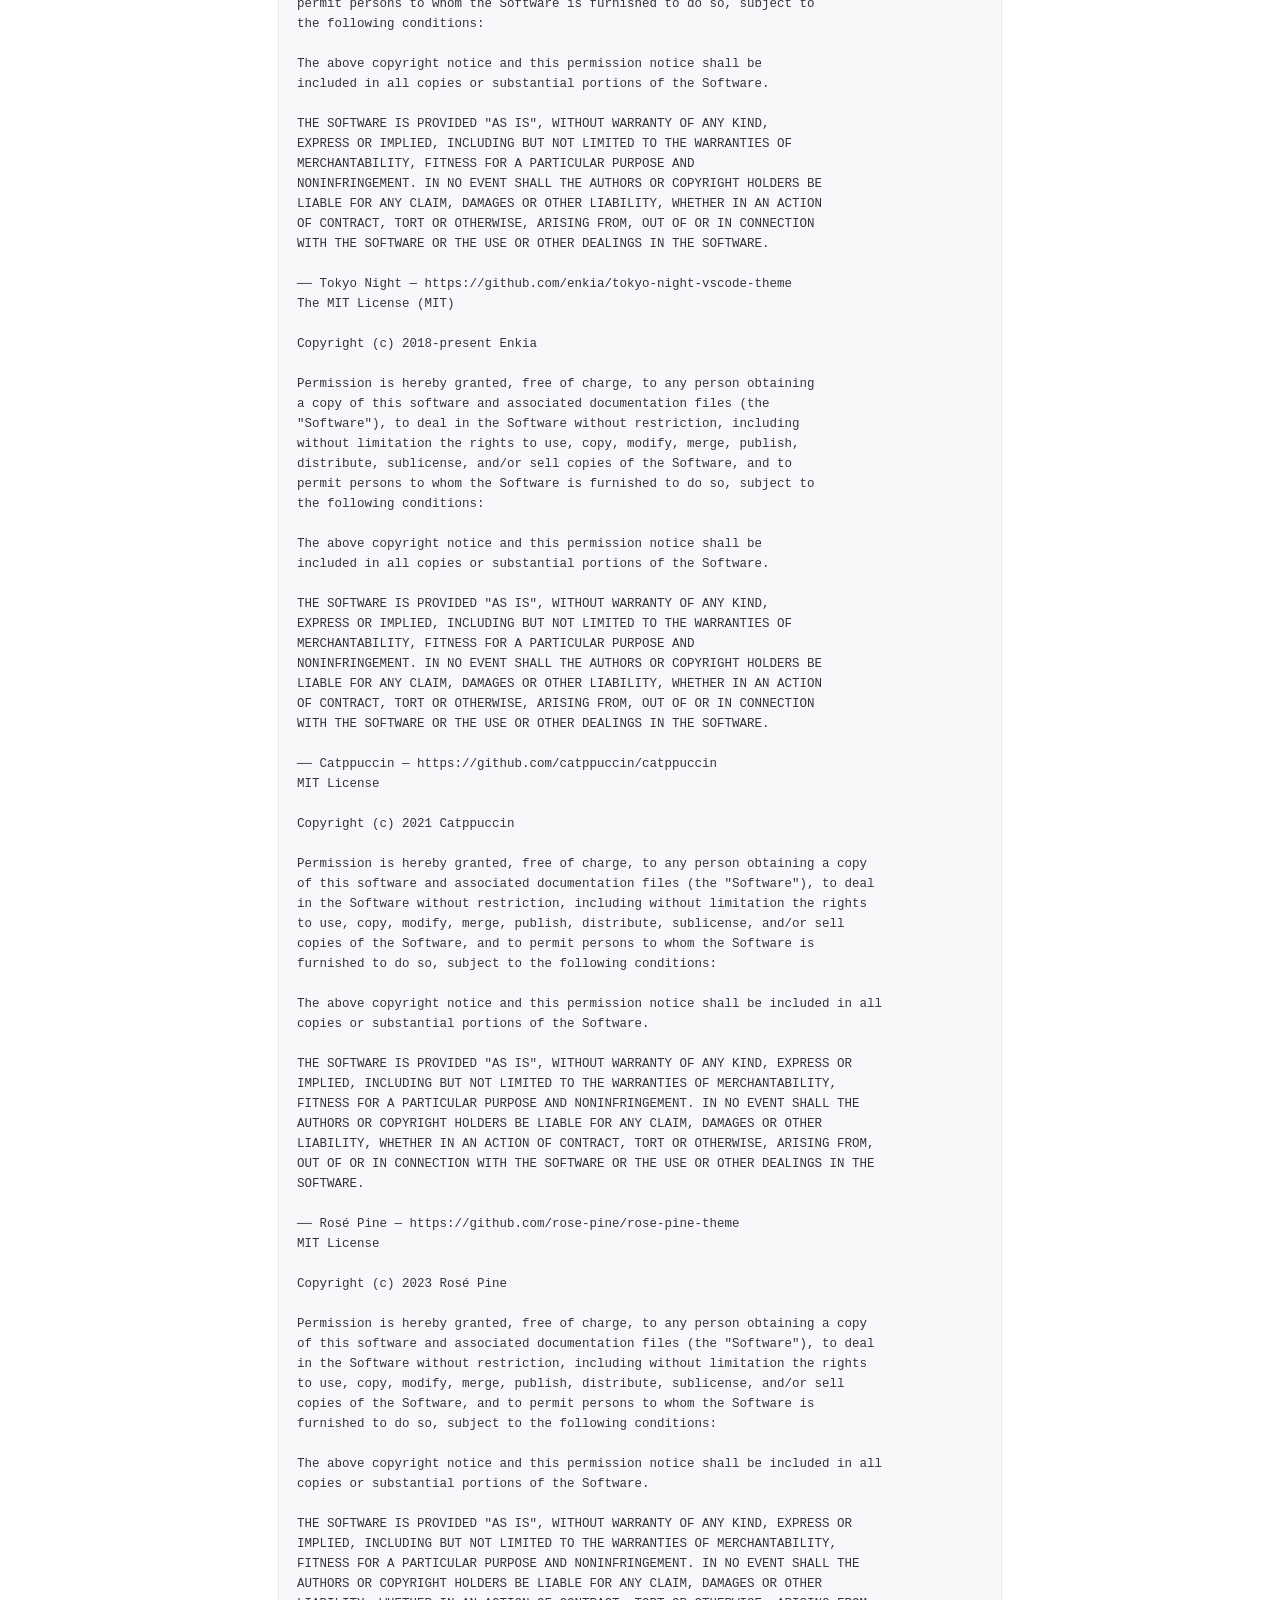
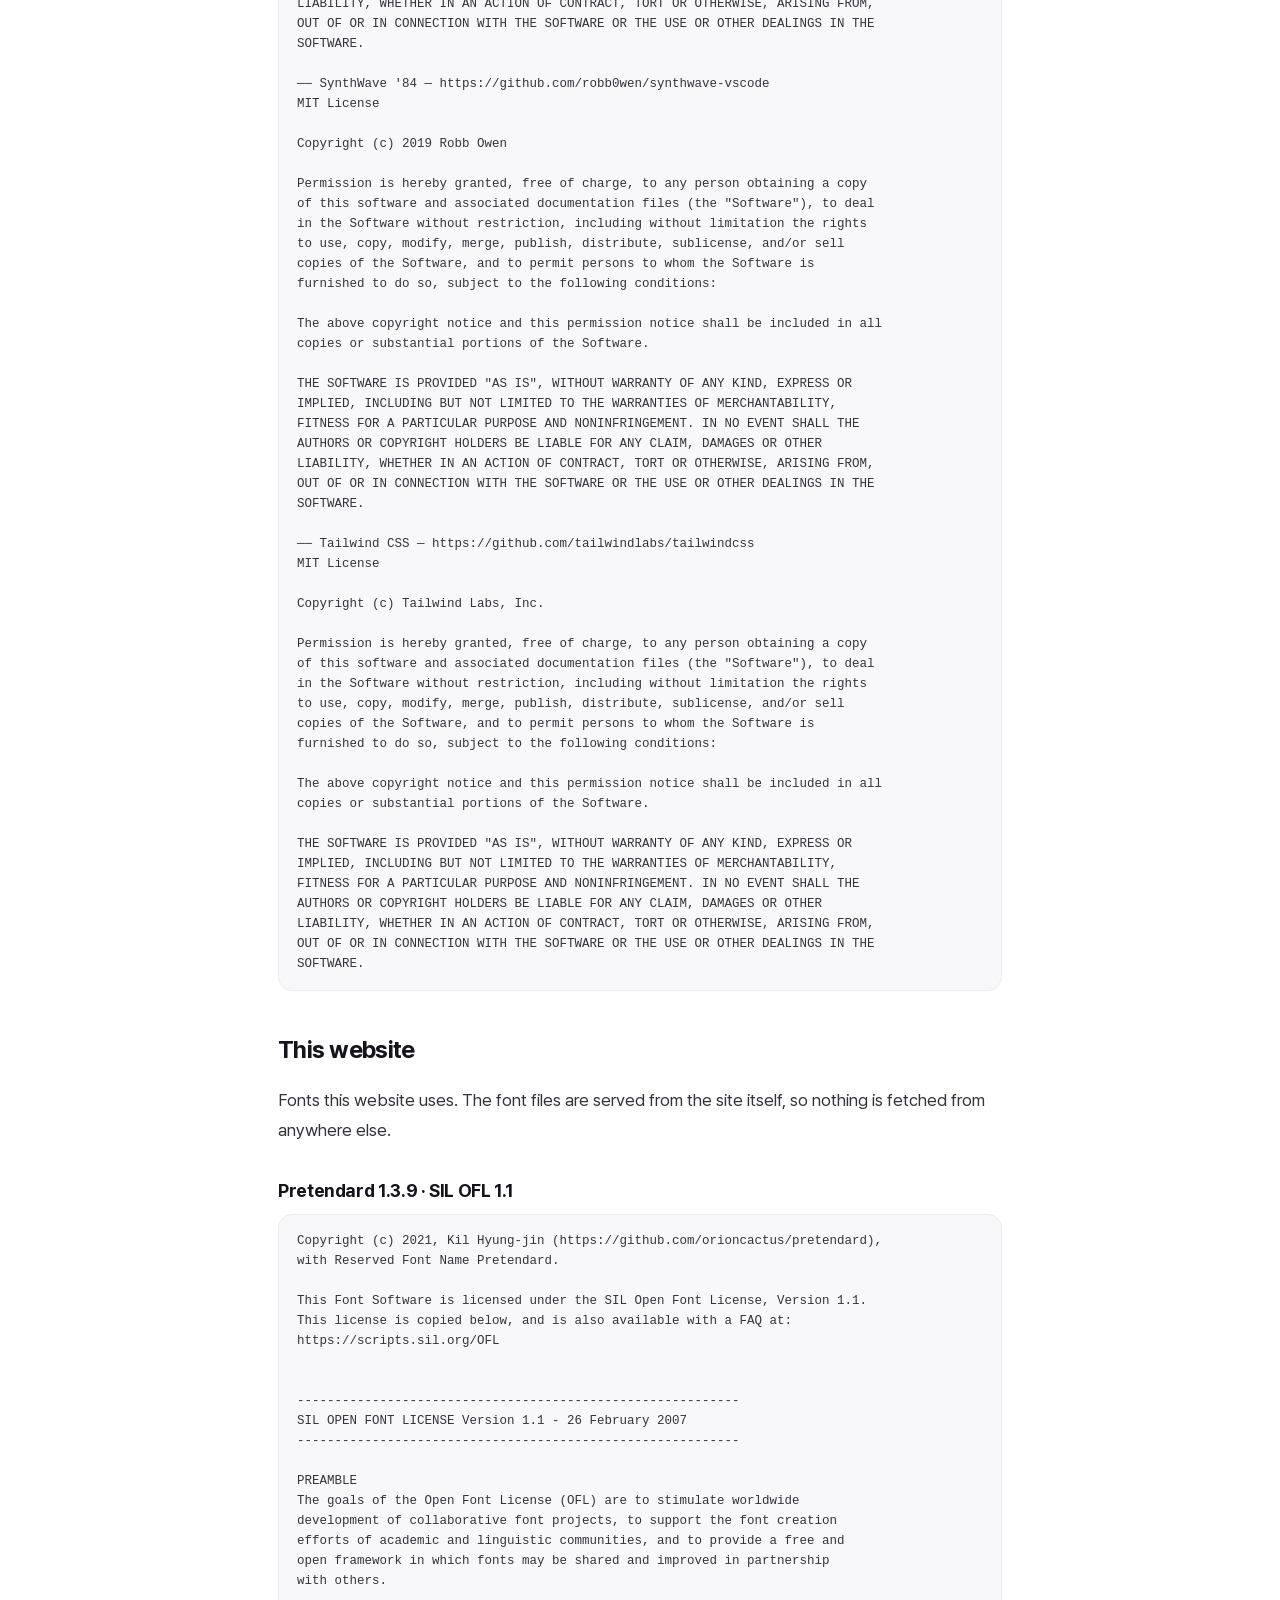
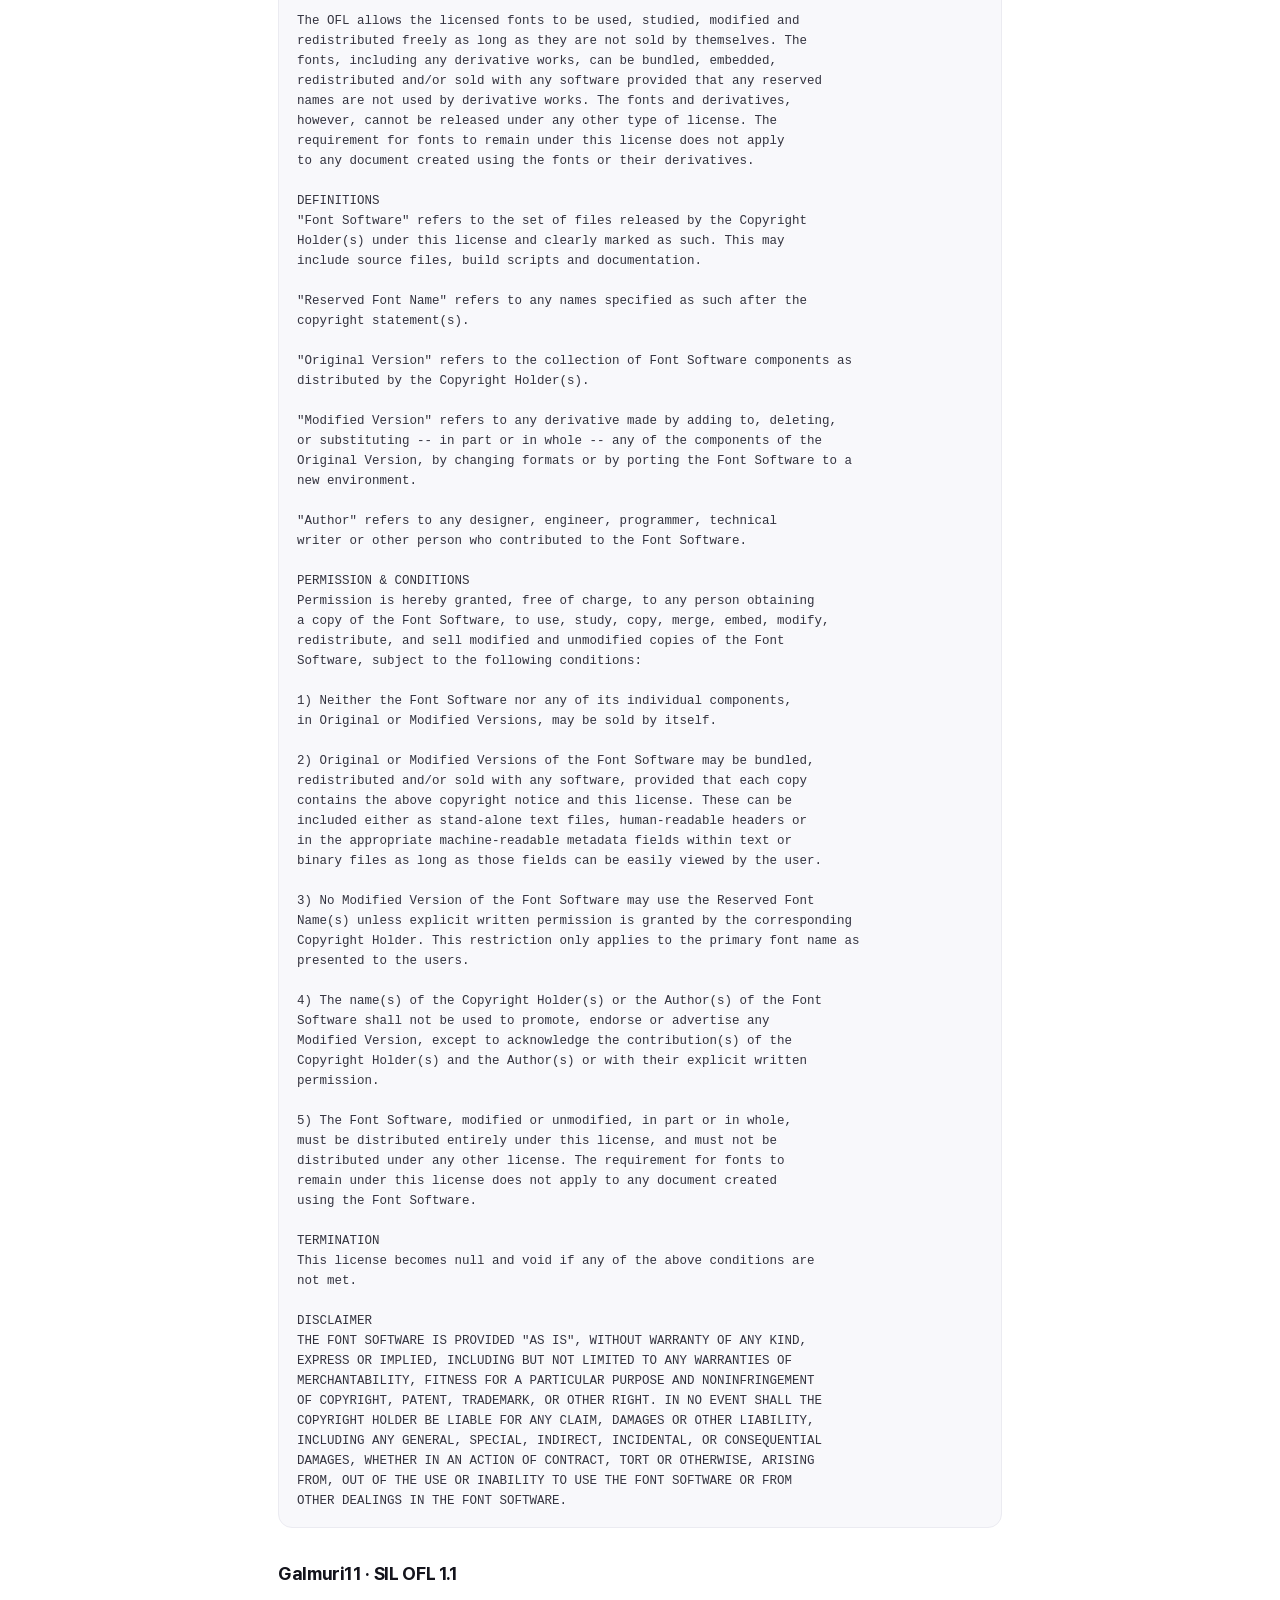
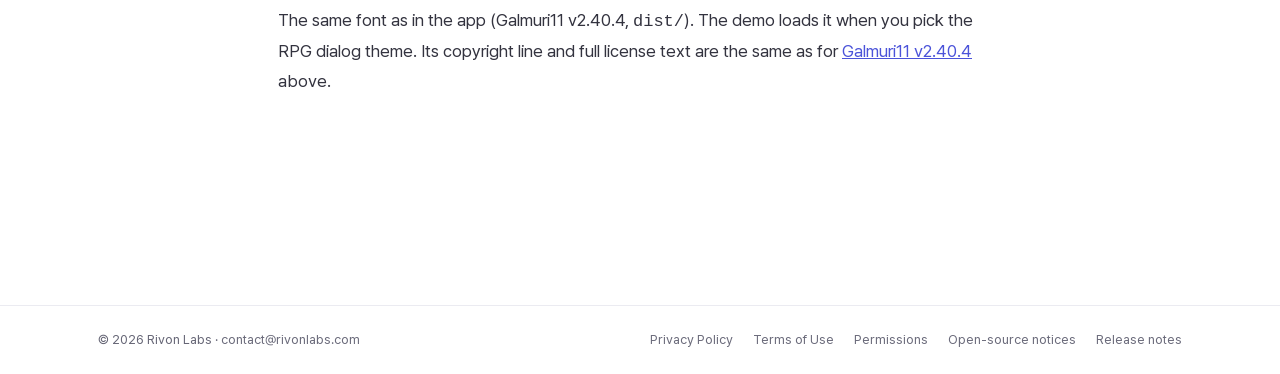
<file: en/licenses/index.html>
<!doctype html><html lang=en><head><meta charset=utf-8><meta name=viewport content="width=device-width,initial-scale=1"><title>Open-source notices · Bubbly</title><meta name=description content="Copyright notices and full license texts for the open-source software in the Bubbly app (Sparkle, GRDB.swift, preset color sources) and the Galmuri11 font, and for the Pretendard font this website uses."><link rel=canonical href=https://bubbly.rivonlabs.com/en/licenses/><link rel=alternate hreflang=ko href=https://bubbly.rivonlabs.com/ko/licenses/><link rel=alternate hreflang=en href=https://bubbly.rivonlabs.com/en/licenses/><link rel=alternate hreflang=x-default href=https://bubbly.rivonlabs.com/en/licenses/><meta property="og:type" content="website"><meta property="og:site_name" content="Bubbly"><meta property="og:title" content="Open-source notices · Bubbly"><meta property="og:description" content="Copyright notices and full license texts for the open-source software in the Bubbly app (Sparkle, GRDB.swift, preset color sources) and the Galmuri11 font, and for the Pretendard font this website uses."><meta property="og:url" content="https://bubbly.rivonlabs.com/en/licenses/"><meta property="og:locale" content="en_US"><meta property="og:locale:alternate" content="ko_KR"><meta property="og:image" content="https://bubbly.rivonlabs.com/og/og-en.png"><meta property="og:image:type" content="image/png"><meta property="og:image:width" content="1200"><meta property="og:image:height" content="630"><meta property="og:image:alt" content="Notifications, wherever you want. However you like. — Bubbly, a macOS notification app"><meta name=twitter:card content="summary_large_image"><meta name=twitter:title content="Open-source notices · Bubbly"><meta name=twitter:description content="Copyright notices and full license texts for the open-source software in the Bubbly app (Sparkle, GRDB.swift, preset color sources) and the Galmuri11 font, and for the Pretendard font this website uses."><meta name=twitter:image content="https://bubbly.rivonlabs.com/og/og-en.png"><meta name=twitter:image:alt content="Notifications, wherever you want. However you like. — Bubbly, a macOS notification app"><link rel=icon type=image/png sizes=32x32 href=/appicon/icon_512x512@2x_hu_91fd1f2b5e61d1b0.png><link rel=apple-touch-icon sizes=180x180 href=/appicon/icon_512x512@2x_hu_1df1057c3ea352f9.png><link rel=stylesheet href=/fonts/pretendard/pretendardvariable-dynamic-subset.css><link rel=stylesheet href=/css/site.min.9dec75f15ca5b13d2c6d002a85505eb5145482e2b2a4b330efa831437ac83fa6.css><script src=/js/site.min.866a02a03ba2d2b5994fe395c3e2aa21d0e295c9466c5890f970a50ed70f2d80.js defer></script><script data-analytics>(function(){var e,t="G-58SKVZ9543",s="bubbly.rivonlabs.com",n=navigator.doNotTrack||window.doNotTrack||navigator.msDoNotTrack;if(n=="1"||n=="yes"||location.hostname!==s)return;window.dataLayer=window.dataLayer||[],window.gtag=function(){dataLayer.push(arguments)},gtag("js",new Date),gtag("config",t),e=document.createElement("script"),e.async=!0,e.src="https://www.googletagmanager.com/gtag/js?id="+t,document.head.appendChild(e)})()</script></head><body class=doc-page><a class=skip href=#main>Skip to content</a><nav class=nav aria-label="Main menu"><div class="wrap nav-in"><a class=logo href=/en/><img src=/appicon/icon_512x512@2x_hu_10f8828b4f5840f7.png width=30 height=30 alt>
<span>Bubbly</span></a><div class=links><a href=/en/#demo>Demo</a>
<a href=/en/#features>Features</a>
<a href=/en/#pricing>Pricing</a>
<a href=/en/#privacy>Privacy</a>
<a href=/en/#faq>FAQ</a></div><span class=sp></span>
<span class=lang role=group aria-label=Language><a href=/ko/licenses/ lang=ko hreflang=ko aria-label="KO · 한국어" data-lang=ko>KO</a><span aria-hidden=true> · </span><a href=/en/licenses/ lang=en hreflang=en aria-label="EN · English" data-lang=en class=on aria-current=true>EN</a></span>
<a class="btn btn-pri btn-sm" href=https://github.com/powerumc/bubbly.github.io/releases/download/v1.0.0/Bubbly-1.0.0.dmg data-download data-slot=nav>Download free</a></div></nav><main id=main tabindex=-1><article class="doc wrap"><h1>Open-source notices</h1><p>The Bubbly app and this website include open-source software and fonts made by others. Their copyright lines and full license texts are reproduced below — the same text as Settings › About › Open Source Notices in the app.</p><h2 id=app>The app</h2><p>Components and a font that ship inside the app.</p><h3 id=sparkle>Sparkle 2.10.0 · MIT License (with external licenses)</h3><pre class=notice lang=en>Copyright (c) 2006-2013 Andy Matuschak.
Copyright (c) 2009-2013 Elgato Systems GmbH.
Copyright (c) 2011-2014 Kornel Lesiński.
Copyright (c) 2015-2017 Mayur Pawashe.
Copyright (c) 2014 C.W. Betts.
Copyright (c) 2014 Petroules Corporation.
Copyright (c) 2014 Big Nerd Ranch.
All rights reserved.

Permission is hereby granted, free of charge, to any person obtaining a copy of
this software and associated documentation files (the &#34;Software&#34;), to deal in
the Software without restriction, including without limitation the rights to
use, copy, modify, merge, publish, distribute, sublicense, and/or sell copies of
the Software, and to permit persons to whom the Software is furnished to do so,
subject to the following conditions:

The above copyright notice and this permission notice shall be included in all
copies or substantial portions of the Software.

THE SOFTWARE IS PROVIDED &#34;AS IS&#34;, WITHOUT WARRANTY OF ANY KIND, EXPRESS OR
IMPLIED, INCLUDING BUT NOT LIMITED TO THE WARRANTIES OF MERCHANTABILITY, FITNESS
FOR A PARTICULAR PURPOSE AND NONINFRINGEMENT. IN NO EVENT SHALL THE AUTHORS OR
COPYRIGHT HOLDERS BE LIABLE FOR ANY CLAIM, DAMAGES OR OTHER LIABILITY, WHETHER
IN AN ACTION OF CONTRACT, TORT OR OTHERWISE, ARISING FROM, OUT OF OR IN
CONNECTION WITH THE SOFTWARE OR THE USE OR OTHER DEALINGS IN THE SOFTWARE.

=================
EXTERNAL LICENSES
=================

bspatch.c and bsdiff.c, from bsdiff 4.3 &lt;http://www.daemonology.net/bsdiff/&gt;:

Copyright 2003-2005 Colin Percival
All rights reserved

Redistribution and use in source and binary forms, with or without
modification, are permitted providing that the following conditions 
are met:
1. Redistributions of source code must retain the above copyright
   notice, this list of conditions and the following disclaimer.
2. Redistributions in binary form must reproduce the above copyright
   notice, this list of conditions and the following disclaimer in the
   documentation and/or other materials provided with the distribution.

THIS SOFTWARE IS PROVIDED BY THE AUTHOR ``AS IS&#39;&#39; AND ANY EXPRESS OR
IMPLIED WARRANTIES, INCLUDING, BUT NOT LIMITED TO, THE IMPLIED
WARRANTIES OF MERCHANTABILITY AND FITNESS FOR A PARTICULAR PURPOSE
ARE DISCLAIMED.  IN NO EVENT SHALL THE AUTHOR BE LIABLE FOR ANY
DIRECT, INDIRECT, INCIDENTAL, SPECIAL, EXEMPLARY, OR CONSEQUENTIAL
DAMAGES (INCLUDING, BUT NOT LIMITED TO, PROCUREMENT OF SUBSTITUTE GOODS
OR SERVICES; LOSS OF USE, DATA, OR PROFITS; OR BUSINESS INTERRUPTION)
HOWEVER CAUSED AND ON ANY THEORY OF LIABILITY, WHETHER IN CONTRACT,
STRICT LIABILITY, OR TORT (INCLUDING NEGLIGENCE OR OTHERWISE) ARISING
IN ANY WAY OUT OF THE USE OF THIS SOFTWARE, EVEN IF ADVISED OF THE
POSSIBILITY OF SUCH DAMAGE.

--

sais.c and sais.h, from sais-lite (2010/08/07) &lt;https://sites.google.com/site/yuta256/sais&gt;:

The sais-lite copyright is as follows:

Copyright (c) 2008-2010 Yuta Mori All Rights Reserved.

Permission is hereby granted, free of charge, to any person
obtaining a copy of this software and associated documentation
files (the &#34;Software&#34;), to deal in the Software without
restriction, including without limitation the rights to use,
copy, modify, merge, publish, distribute, sublicense, and/or sell
copies of the Software, and to permit persons to whom the
Software is furnished to do so, subject to the following
conditions:

The above copyright notice and this permission notice shall be
included in all copies or substantial portions of the Software.

THE SOFTWARE IS PROVIDED &#34;AS IS&#34;, WITHOUT WARRANTY OF ANY KIND,
EXPRESS OR IMPLIED, INCLUDING BUT NOT LIMITED TO THE WARRANTIES
OF MERCHANTABILITY, FITNESS FOR A PARTICULAR PURPOSE AND
NONINFRINGEMENT. IN NO EVENT SHALL THE AUTHORS OR COPYRIGHT
HOLDERS BE LIABLE FOR ANY CLAIM, DAMAGES OR OTHER LIABILITY,
WHETHER IN AN ACTION OF CONTRACT, TORT OR OTHERWISE, ARISING
FROM, OUT OF OR IN CONNECTION WITH THE SOFTWARE OR THE USE OR
OTHER DEALINGS IN THE SOFTWARE.

--

Portable C implementation of Ed25519, from https://github.com/orlp/ed25519

Copyright (c) 2015 Orson Peters &lt;orsonpeters@gmail.com&gt;

This software is provided &#39;as-is&#39;, without any express or implied warranty. In no event will the
authors be held liable for any damages arising from the use of this software.

Permission is granted to anyone to use this software for any purpose, including commercial
applications, and to alter it and redistribute it freely, subject to the following restrictions:

1. The origin of this software must not be misrepresented; you must not claim that you wrote the
   original software. If you use this software in a product, an acknowledgment in the product
   documentation would be appreciated but is not required.

2. Altered source versions must be plainly marked as such, and must not be misrepresented as
   being the original software.

3. This notice may not be removed or altered from any source distribution.

--

SUSignatureVerifier.m:

Copyright (c) 2011 Mark Hamlin.

All rights reserved.

Redistribution and use in source and binary forms, with or without
modification, are permitted providing that the following conditions
are met:
1. Redistributions of source code must retain the above copyright
   notice, this list of conditions and the following disclaimer.
2. Redistributions in binary form must reproduce the above copyright
   notice, this list of conditions and the following disclaimer in the
   documentation and/or other materials provided with the distribution.

THIS SOFTWARE IS PROVIDED BY THE AUTHOR ``AS IS&#39;&#39; AND ANY EXPRESS OR
IMPLIED WARRANTIES, INCLUDING, BUT NOT LIMITED TO, THE IMPLIED
WARRANTIES OF MERCHANTABILITY AND FITNESS FOR A PARTICULAR PURPOSE
ARE DISCLAIMED.  IN NO EVENT SHALL THE AUTHOR BE LIABLE FOR ANY
DIRECT, INDIRECT, INCIDENTAL, SPECIAL, EXEMPLARY, OR CONSEQUENTIAL
DAMAGES (INCLUDING, BUT NOT LIMITED TO, PROCUREMENT OF SUBSTITUTE GOODS
OR SERVICES; LOSS OF USE, DATA, OR PROFITS; OR BUSINESS INTERRUPTION)
HOWEVER CAUSED AND ON ANY THEORY OF LIABILITY, WHETHER IN CONTRACT,
STRICT LIABILITY, OR TORT (INCLUDING NEGLIGENCE OR OTHERWISE) ARISING
IN ANY WAY OUT OF THE USE OF THIS SOFTWARE, EVEN IF ADVISED OF THE
POSSIBILITY OF SUCH DAMAGE.
</pre><h3 id=grdb>GRDB.swift 7.11.1 · MIT License</h3><pre class=notice lang=en>Copyright (C) 2015-2025 Gwendal Roué

Permission is hereby granted, free of charge, to any person obtaining a copy of this software and associated documentation files (the &#34;Software&#34;), to deal in the Software without restriction, including without limitation the rights to use, copy, modify, merge, publish, distribute, sublicense, and/or sell copies of the Software, and to permit persons to whom the Software is furnished to do so, subject to the following conditions:

The above copyright notice and this permission notice shall be included in all copies or substantial portions of the Software.

THE SOFTWARE IS PROVIDED &#34;AS IS&#34;, WITHOUT WARRANTY OF ANY KIND, EXPRESS OR IMPLIED, INCLUDING BUT NOT LIMITED TO THE WARRANTIES OF MERCHANTABILITY, FITNESS FOR A PARTICULAR PURPOSE AND NONINFRINGEMENT. IN NO EVENT SHALL THE AUTHORS OR COPYRIGHT HOLDERS BE LIABLE FOR ANY CLAIM, DAMAGES OR OTHER LIABILITY, WHETHER IN AN ACTION OF CONTRACT, TORT OR OTHERWISE, ARISING FROM, OUT OF OR IN CONNECTION WITH THE SOFTWARE OR THE USE OR OTHER DEALINGS IN THE SOFTWARE.
</pre><h3 id=galmuri>Galmuri11 v2.40.4 · SIL OFL 1.1</h3><pre class=notice lang=en><span lang=ko>Bubbly의 픽셀 글꼴은 갈무리11(Galmuri11) v2.40.4를 고치지 않고 씁니다 — https://github.com/quiple/galmuri</span>
Bubbly&#39;s pixel font is Galmuri11 v2.40.4, used unmodified — https://github.com/quiple/galmuri

Copyright (c) 2019–2025 Lee Minseo (quiple@quiple.dev)

This font software is licensed under the SIL Open Font License, Version 1.1.
This license is copied below, and is also available with a FAQ at:
https://openfontlicense.org


-----------------------------------------------------------
SIL OPEN FONT LICENSE Version 1.1 - 26 February 2007
-----------------------------------------------------------

PREAMBLE
The goals of the Open Font License (OFL) are to stimulate worldwide
development of collaborative font projects, to support the font creation
efforts of academic and linguistic communities, and to provide a free and
open framework in which fonts may be shared and improved in partnership
with others.

The OFL allows the licensed fonts to be used, studied, modified and
redistributed freely as long as they are not sold by themselves. The
fonts, including any derivative works, can be bundled, embedded,
redistributed and/or sold with any software provided that any reserved
names are not used by derivative works. The fonts and derivatives,
however, cannot be released under any other type of license. The
requirement for fonts to remain under this license does not apply
to any document created using the fonts or their derivatives.

DEFINITIONS
&#34;Font Software&#34; refers to the set of files released by the Copyright
Holder(s) under this license and clearly marked as such. This may
include source files, build scripts and documentation.

&#34;Reserved Font Name&#34; refers to any names specified as such after the
copyright statement(s).

&#34;Original Version&#34; refers to the collection of Font Software components as
distributed by the Copyright Holder(s).

&#34;Modified Version&#34; refers to any derivative made by adding to, deleting,
or substituting -- in part or in whole -- any of the components of the
Original Version, by changing formats or by porting the Font Software to a
new environment.

&#34;Author&#34; refers to any designer, engineer, programmer, technical
writer or other person who contributed to the Font Software.

PERMISSION &amp; CONDITIONS
Permission is hereby granted, free of charge, to any person obtaining
a copy of the Font Software, to use, study, copy, merge, embed, modify,
redistribute, and sell modified and unmodified copies of the Font
Software, subject to the following conditions:

1) Neither the Font Software nor any of its individual components,
in Original or Modified Versions, may be sold by itself.

2) Original or Modified Versions of the Font Software may be bundled,
redistributed and/or sold with any software, provided that each copy
contains the above copyright notice and this license. These can be
included either as stand-alone text files, human-readable headers or
in the appropriate machine-readable metadata fields within text or
binary files as long as those fields can be easily viewed by the user.

3) No Modified Version of the Font Software may use the Reserved Font
Name(s) unless explicit written permission is granted by the corresponding
Copyright Holder. This restriction only applies to the primary font name as
presented to the users.

4) The name(s) of the Copyright Holder(s) or the Author(s) of the Font
Software shall not be used to promote, endorse or advertise any
Modified Version, except to acknowledge the contribution(s) of the
Copyright Holder(s) and the Author(s) or with their explicit written
permission.

5) The Font Software, modified or unmodified, in part or in whole,
must be distributed entirely under this license, and must not be
distributed under any other license. The requirement for fonts to
remain under this license does not apply to any document created
using the Font Software.

TERMINATION
This license becomes null and void if any of the above conditions are
not met.

DISCLAIMER
THE FONT SOFTWARE IS PROVIDED &#34;AS IS&#34;, WITHOUT WARRANTY OF ANY KIND,
EXPRESS OR IMPLIED, INCLUDING BUT NOT LIMITED TO ANY WARRANTIES OF
MERCHANTABILITY, FITNESS FOR A PARTICULAR PURPOSE AND NONINFRINGEMENT
OF COPYRIGHT, PATENT, TRADEMARK, OR OTHER RIGHT. IN NO EVENT SHALL THE
COPYRIGHT HOLDER BE LIABLE FOR ANY CLAIM, DAMAGES OR OTHER LIABILITY,
INCLUDING ANY GENERAL, SPECIAL, INDIRECT, INCIDENTAL, OR CONSEQUENTIAL
DAMAGES, WHETHER IN AN ACTION OF CONTRACT, TORT OR OTHERWISE, ARISING
FROM, OUT OF THE USE OR INABILITY TO USE THE FONT SOFTWARE OR FROM
OTHER DEALINGS IN THE FONT SOFTWARE.
</pre><h3 id=preset-colors>Preset color sources · MIT License</h3><pre class=notice lang=en><span lang=ko>Bubbly의 일부 프리셋은 아래 색 구성의 색을 씁니다. 모두 MIT 라이선스입니다.</span>
Some Bubbly presets use colors from the color schemes below. All are MIT-licensed.

── Dracula — https://github.com/dracula/visual-studio-code
The MIT License (MIT)

Copyright (c) 2016 Dracula Theme

Permission is hereby granted, free of charge, to any person obtaining a copy
of this software and associated documentation files (the &#34;Software&#34;), to deal
in the Software without restriction, including without limitation the rights
to use, copy, modify, merge, publish, distribute, sublicense, and/or sell
copies of the Software, and to permit persons to whom the Software is
furnished to do so, subject to the following conditions:

The above copyright notice and this permission notice shall be included in all
copies or substantial portions of the Software.

THE SOFTWARE IS PROVIDED &#34;AS IS&#34;, WITHOUT WARRANTY OF ANY KIND, EXPRESS OR
IMPLIED, INCLUDING BUT NOT LIMITED TO THE WARRANTIES OF MERCHANTABILITY,
FITNESS FOR A PARTICULAR PURPOSE AND NONINFRINGEMENT. IN NO EVENT SHALL THE
AUTHORS OR COPYRIGHT HOLDERS BE LIABLE FOR ANY CLAIM, DAMAGES OR OTHER
LIABILITY, WHETHER IN AN ACTION OF CONTRACT, TORT OR OTHERWISE, ARISING FROM,
OUT OF OR IN CONNECTION WITH THE SOFTWARE OR THE USE OR OTHER DEALINGS IN THE
SOFTWARE.

── Solarized — https://github.com/altercation/solarized
Copyright (c) 2011 Ethan Schoonover

Permission is hereby granted, free of charge, to any person obtaining a copy
of this software and associated documentation files (the &#34;Software&#34;), to deal
in the Software without restriction, including without limitation the rights
to use, copy, modify, merge, publish, distribute, sublicense, and/or sell
copies of the Software, and to permit persons to whom the Software is
furnished to do so, subject to the following conditions:

The above copyright notice and this permission notice shall be included in
all copies or substantial portions of the Software.

THE SOFTWARE IS PROVIDED &#34;AS IS&#34;, WITHOUT WARRANTY OF ANY KIND, EXPRESS OR
IMPLIED, INCLUDING BUT NOT LIMITED TO THE WARRANTIES OF MERCHANTABILITY,
FITNESS FOR A PARTICULAR PURPOSE AND NONINFRINGEMENT. IN NO EVENT SHALL THE
AUTHORS OR COPYRIGHT HOLDERS BE LIABLE FOR ANY CLAIM, DAMAGES OR OTHER
LIABILITY, WHETHER IN AN ACTION OF CONTRACT, TORT OR OTHERWISE, ARISING FROM,
OUT OF OR IN CONNECTION WITH THE SOFTWARE OR THE USE OR OTHER DEALINGS IN
THE SOFTWARE.


── Nord — https://github.com/nordtheme/nord
MIT License (MIT)

Copyright (c) 2016-present Sven Greb &lt;development@svengreb.de&gt; (https://www.svengreb.de)

Permission is hereby granted, free of charge, to any person obtaining a copy
of this software and associated documentation files (the &#34;Software&#34;), to deal
in the Software without restriction, including without limitation the rights
to use, copy, modify, merge, publish, distribute, sublicense, and/or sell
copies of the Software, and to permit persons to whom the Software is
furnished to do so, subject to the following conditions:

The above copyright notice and this permission notice shall be included in all
copies or substantial portions of the Software.

THE SOFTWARE IS PROVIDED &#34;AS IS&#34;, WITHOUT WARRANTY OF ANY KIND, EXPRESS OR
IMPLIED, INCLUDING BUT NOT LIMITED TO THE WARRANTIES OF MERCHANTABILITY,
FITNESS FOR A PARTICULAR PURPOSE AND NONINFRINGEMENT. IN NO EVENT SHALL THE
AUTHORS OR COPYRIGHT HOLDERS BE LIABLE FOR ANY CLAIM, DAMAGES OR OTHER
LIABILITY, WHETHER IN AN ACTION OF CONTRACT, TORT OR OTHERWISE, ARISING FROM,
OUT OF OR IN CONNECTION WITH THE SOFTWARE OR THE USE OR OTHER DEALINGS IN THE
SOFTWARE.

── Gruvbox — https://github.com/morhetz/gruvbox
<span lang=ko>저장소 README가 &#39;License: MIT/X11&#39;로 밝힙니다(라이선스 파일·저작권 줄 없음, 지은이 morhetz).</span>
The repository README states &#39;License: MIT/X11&#39; (no license file or copyright line; author: morhetz).

The MIT License (MIT)

Permission is hereby granted, free of charge, to any person obtaining a copy
of this software and associated documentation files (the &#34;Software&#34;), to deal
in the Software without restriction, including without limitation the rights
to use, copy, modify, merge, publish, distribute, sublicense, and/or sell
copies of the Software, and to permit persons to whom the Software is
furnished to do so, subject to the following conditions:

The above copyright notice and this permission notice shall be included in all
copies or substantial portions of the Software.

THE SOFTWARE IS PROVIDED &#34;AS IS&#34;, WITHOUT WARRANTY OF ANY KIND, EXPRESS OR
IMPLIED, INCLUDING BUT NOT LIMITED TO THE WARRANTIES OF MERCHANTABILITY,
FITNESS FOR A PARTICULAR PURPOSE AND NONINFRINGEMENT. IN NO EVENT SHALL THE
AUTHORS OR COPYRIGHT HOLDERS BE LIABLE FOR ANY CLAIM, DAMAGES OR OTHER
LIABILITY, WHETHER IN AN ACTION OF CONTRACT, TORT OR OTHERWISE, ARISING FROM,
OUT OF OR IN CONNECTION WITH THE SOFTWARE OR THE USE OR OTHER DEALINGS IN THE
SOFTWARE.

── One Light(Atom One) — https://github.com/atom/atom/tree/master/packages/one-light-syntax
Copyright (c) 2016 GitHub Inc.

Permission is hereby granted, free of charge, to any person obtaining
a copy of this software and associated documentation files (the
&#34;Software&#34;), to deal in the Software without restriction, including
without limitation the rights to use, copy, modify, merge, publish,
distribute, sublicense, and/or sell copies of the Software, and to
permit persons to whom the Software is furnished to do so, subject to
the following conditions:

The above copyright notice and this permission notice shall be
included in all copies or substantial portions of the Software.

THE SOFTWARE IS PROVIDED &#34;AS IS&#34;, WITHOUT WARRANTY OF ANY KIND,
EXPRESS OR IMPLIED, INCLUDING BUT NOT LIMITED TO THE WARRANTIES OF
MERCHANTABILITY, FITNESS FOR A PARTICULAR PURPOSE AND
NONINFRINGEMENT. IN NO EVENT SHALL THE AUTHORS OR COPYRIGHT HOLDERS BE
LIABLE FOR ANY CLAIM, DAMAGES OR OTHER LIABILITY, WHETHER IN AN ACTION
OF CONTRACT, TORT OR OTHERWISE, ARISING FROM, OUT OF OR IN CONNECTION
WITH THE SOFTWARE OR THE USE OR OTHER DEALINGS IN THE SOFTWARE.

── Tokyo Night — https://github.com/enkia/tokyo-night-vscode-theme
The MIT License (MIT)

Copyright (c) 2018-present Enkia

Permission is hereby granted, free of charge, to any person obtaining
a copy of this software and associated documentation files (the
&#34;Software&#34;), to deal in the Software without restriction, including
without limitation the rights to use, copy, modify, merge, publish,
distribute, sublicense, and/or sell copies of the Software, and to
permit persons to whom the Software is furnished to do so, subject to
the following conditions:

The above copyright notice and this permission notice shall be
included in all copies or substantial portions of the Software.

THE SOFTWARE IS PROVIDED &#34;AS IS&#34;, WITHOUT WARRANTY OF ANY KIND,
EXPRESS OR IMPLIED, INCLUDING BUT NOT LIMITED TO THE WARRANTIES OF
MERCHANTABILITY, FITNESS FOR A PARTICULAR PURPOSE AND
NONINFRINGEMENT. IN NO EVENT SHALL THE AUTHORS OR COPYRIGHT HOLDERS BE
LIABLE FOR ANY CLAIM, DAMAGES OR OTHER LIABILITY, WHETHER IN AN ACTION
OF CONTRACT, TORT OR OTHERWISE, ARISING FROM, OUT OF OR IN CONNECTION
WITH THE SOFTWARE OR THE USE OR OTHER DEALINGS IN THE SOFTWARE.

── Catppuccin — https://github.com/catppuccin/catppuccin
MIT License

Copyright (c) 2021 Catppuccin

Permission is hereby granted, free of charge, to any person obtaining a copy
of this software and associated documentation files (the &#34;Software&#34;), to deal
in the Software without restriction, including without limitation the rights
to use, copy, modify, merge, publish, distribute, sublicense, and/or sell
copies of the Software, and to permit persons to whom the Software is
furnished to do so, subject to the following conditions:

The above copyright notice and this permission notice shall be included in all
copies or substantial portions of the Software.

THE SOFTWARE IS PROVIDED &#34;AS IS&#34;, WITHOUT WARRANTY OF ANY KIND, EXPRESS OR
IMPLIED, INCLUDING BUT NOT LIMITED TO THE WARRANTIES OF MERCHANTABILITY,
FITNESS FOR A PARTICULAR PURPOSE AND NONINFRINGEMENT. IN NO EVENT SHALL THE
AUTHORS OR COPYRIGHT HOLDERS BE LIABLE FOR ANY CLAIM, DAMAGES OR OTHER
LIABILITY, WHETHER IN AN ACTION OF CONTRACT, TORT OR OTHERWISE, ARISING FROM,
OUT OF OR IN CONNECTION WITH THE SOFTWARE OR THE USE OR OTHER DEALINGS IN THE
SOFTWARE.

── Rosé Pine — https://github.com/rose-pine/rose-pine-theme
MIT License

Copyright (c) 2023 Rosé Pine

Permission is hereby granted, free of charge, to any person obtaining a copy
of this software and associated documentation files (the &#34;Software&#34;), to deal
in the Software without restriction, including without limitation the rights
to use, copy, modify, merge, publish, distribute, sublicense, and/or sell
copies of the Software, and to permit persons to whom the Software is
furnished to do so, subject to the following conditions:

The above copyright notice and this permission notice shall be included in all
copies or substantial portions of the Software.

THE SOFTWARE IS PROVIDED &#34;AS IS&#34;, WITHOUT WARRANTY OF ANY KIND, EXPRESS OR
IMPLIED, INCLUDING BUT NOT LIMITED TO THE WARRANTIES OF MERCHANTABILITY,
FITNESS FOR A PARTICULAR PURPOSE AND NONINFRINGEMENT. IN NO EVENT SHALL THE
AUTHORS OR COPYRIGHT HOLDERS BE LIABLE FOR ANY CLAIM, DAMAGES OR OTHER
LIABILITY, WHETHER IN AN ACTION OF CONTRACT, TORT OR OTHERWISE, ARISING FROM,
OUT OF OR IN CONNECTION WITH THE SOFTWARE OR THE USE OR OTHER DEALINGS IN THE
SOFTWARE.

── SynthWave &#39;84 — https://github.com/robb0wen/synthwave-vscode
MIT License

Copyright (c) 2019 Robb Owen

Permission is hereby granted, free of charge, to any person obtaining a copy
of this software and associated documentation files (the &#34;Software&#34;), to deal
in the Software without restriction, including without limitation the rights
to use, copy, modify, merge, publish, distribute, sublicense, and/or sell
copies of the Software, and to permit persons to whom the Software is
furnished to do so, subject to the following conditions:

The above copyright notice and this permission notice shall be included in all
copies or substantial portions of the Software.

THE SOFTWARE IS PROVIDED &#34;AS IS&#34;, WITHOUT WARRANTY OF ANY KIND, EXPRESS OR
IMPLIED, INCLUDING BUT NOT LIMITED TO THE WARRANTIES OF MERCHANTABILITY,
FITNESS FOR A PARTICULAR PURPOSE AND NONINFRINGEMENT. IN NO EVENT SHALL THE
AUTHORS OR COPYRIGHT HOLDERS BE LIABLE FOR ANY CLAIM, DAMAGES OR OTHER
LIABILITY, WHETHER IN AN ACTION OF CONTRACT, TORT OR OTHERWISE, ARISING FROM,
OUT OF OR IN CONNECTION WITH THE SOFTWARE OR THE USE OR OTHER DEALINGS IN THE
SOFTWARE.

── Tailwind CSS — https://github.com/tailwindlabs/tailwindcss
MIT License

Copyright (c) Tailwind Labs, Inc.

Permission is hereby granted, free of charge, to any person obtaining a copy
of this software and associated documentation files (the &#34;Software&#34;), to deal
in the Software without restriction, including without limitation the rights
to use, copy, modify, merge, publish, distribute, sublicense, and/or sell
copies of the Software, and to permit persons to whom the Software is
furnished to do so, subject to the following conditions:

The above copyright notice and this permission notice shall be included in all
copies or substantial portions of the Software.

THE SOFTWARE IS PROVIDED &#34;AS IS&#34;, WITHOUT WARRANTY OF ANY KIND, EXPRESS OR
IMPLIED, INCLUDING BUT NOT LIMITED TO THE WARRANTIES OF MERCHANTABILITY,
FITNESS FOR A PARTICULAR PURPOSE AND NONINFRINGEMENT. IN NO EVENT SHALL THE
AUTHORS OR COPYRIGHT HOLDERS BE LIABLE FOR ANY CLAIM, DAMAGES OR OTHER
LIABILITY, WHETHER IN AN ACTION OF CONTRACT, TORT OR OTHERWISE, ARISING FROM,
OUT OF OR IN CONNECTION WITH THE SOFTWARE OR THE USE OR OTHER DEALINGS IN THE
SOFTWARE.
</pre><h2 id=site>This website</h2><p>Fonts this website uses. The font files are served from the site itself, so nothing is fetched from anywhere else.</p><h3 id=pretendard>Pretendard 1.3.9 · SIL OFL 1.1</h3><pre class=notice lang=en>Copyright (c) 2021, Kil Hyung-jin (https://github.com/orioncactus/pretendard),
with Reserved Font Name Pretendard.

This Font Software is licensed under the SIL Open Font License, Version 1.1.
This license is copied below, and is also available with a FAQ at:
https://scripts.sil.org/OFL


-----------------------------------------------------------
SIL OPEN FONT LICENSE Version 1.1 - 26 February 2007
-----------------------------------------------------------

PREAMBLE
The goals of the Open Font License (OFL) are to stimulate worldwide
development of collaborative font projects, to support the font creation
efforts of academic and linguistic communities, and to provide a free and
open framework in which fonts may be shared and improved in partnership
with others.

The OFL allows the licensed fonts to be used, studied, modified and
redistributed freely as long as they are not sold by themselves. The
fonts, including any derivative works, can be bundled, embedded, 
redistributed and/or sold with any software provided that any reserved
names are not used by derivative works. The fonts and derivatives,
however, cannot be released under any other type of license. The
requirement for fonts to remain under this license does not apply
to any document created using the fonts or their derivatives.

DEFINITIONS
&#34;Font Software&#34; refers to the set of files released by the Copyright
Holder(s) under this license and clearly marked as such. This may
include source files, build scripts and documentation.

&#34;Reserved Font Name&#34; refers to any names specified as such after the
copyright statement(s).

&#34;Original Version&#34; refers to the collection of Font Software components as
distributed by the Copyright Holder(s).

&#34;Modified Version&#34; refers to any derivative made by adding to, deleting,
or substituting -- in part or in whole -- any of the components of the
Original Version, by changing formats or by porting the Font Software to a
new environment.

&#34;Author&#34; refers to any designer, engineer, programmer, technical
writer or other person who contributed to the Font Software.

PERMISSION &amp; CONDITIONS
Permission is hereby granted, free of charge, to any person obtaining
a copy of the Font Software, to use, study, copy, merge, embed, modify,
redistribute, and sell modified and unmodified copies of the Font
Software, subject to the following conditions:

1) Neither the Font Software nor any of its individual components,
in Original or Modified Versions, may be sold by itself.

2) Original or Modified Versions of the Font Software may be bundled,
redistributed and/or sold with any software, provided that each copy
contains the above copyright notice and this license. These can be
included either as stand-alone text files, human-readable headers or
in the appropriate machine-readable metadata fields within text or
binary files as long as those fields can be easily viewed by the user.

3) No Modified Version of the Font Software may use the Reserved Font
Name(s) unless explicit written permission is granted by the corresponding
Copyright Holder. This restriction only applies to the primary font name as
presented to the users.

4) The name(s) of the Copyright Holder(s) or the Author(s) of the Font
Software shall not be used to promote, endorse or advertise any
Modified Version, except to acknowledge the contribution(s) of the
Copyright Holder(s) and the Author(s) or with their explicit written
permission.

5) The Font Software, modified or unmodified, in part or in whole,
must be distributed entirely under this license, and must not be
distributed under any other license. The requirement for fonts to
remain under this license does not apply to any document created
using the Font Software.

TERMINATION
This license becomes null and void if any of the above conditions are
not met.

DISCLAIMER
THE FONT SOFTWARE IS PROVIDED &#34;AS IS&#34;, WITHOUT WARRANTY OF ANY KIND,
EXPRESS OR IMPLIED, INCLUDING BUT NOT LIMITED TO ANY WARRANTIES OF
MERCHANTABILITY, FITNESS FOR A PARTICULAR PURPOSE AND NONINFRINGEMENT
OF COPYRIGHT, PATENT, TRADEMARK, OR OTHER RIGHT. IN NO EVENT SHALL THE
COPYRIGHT HOLDER BE LIABLE FOR ANY CLAIM, DAMAGES OR OTHER LIABILITY,
INCLUDING ANY GENERAL, SPECIAL, INDIRECT, INCIDENTAL, OR CONSEQUENTIAL
DAMAGES, WHETHER IN AN ACTION OF CONTRACT, TORT OR OTHERWISE, ARISING
FROM, OUT OF THE USE OR INABILITY TO USE THE FONT SOFTWARE OR FROM
OTHER DEALINGS IN THE FONT SOFTWARE.
</pre><h3 id=site-galmuri>Galmuri11 · SIL OFL 1.1</h3><p>The same font as in the app (Galmuri11 v2.40.4, <code>dist/</code>). The demo loads it when you pick the RPG dialog theme. Its copyright line and full license text are the same as for <a href=/en/licenses/#galmuri>Galmuri11 v2.40.4</a> above.</p></article></main><footer class=foot><div class="wrap foot-in"><span>© 2026 Rivon Labs · <a href=mailto:contact@rivonlabs.com>contact@rivonlabs.com</a></span><nav aria-label="Legal notices and links"><a href=/en/privacy/>Privacy Policy</a>
<a href=/en/terms/>Terms of Use</a>
<a href=/en/permissions/>Permissions</a>
<a href=/en/licenses/>Open-source notices</a>
<a href=/en/releases/>Release notes</a></nav></div></footer></body></html>
</file>
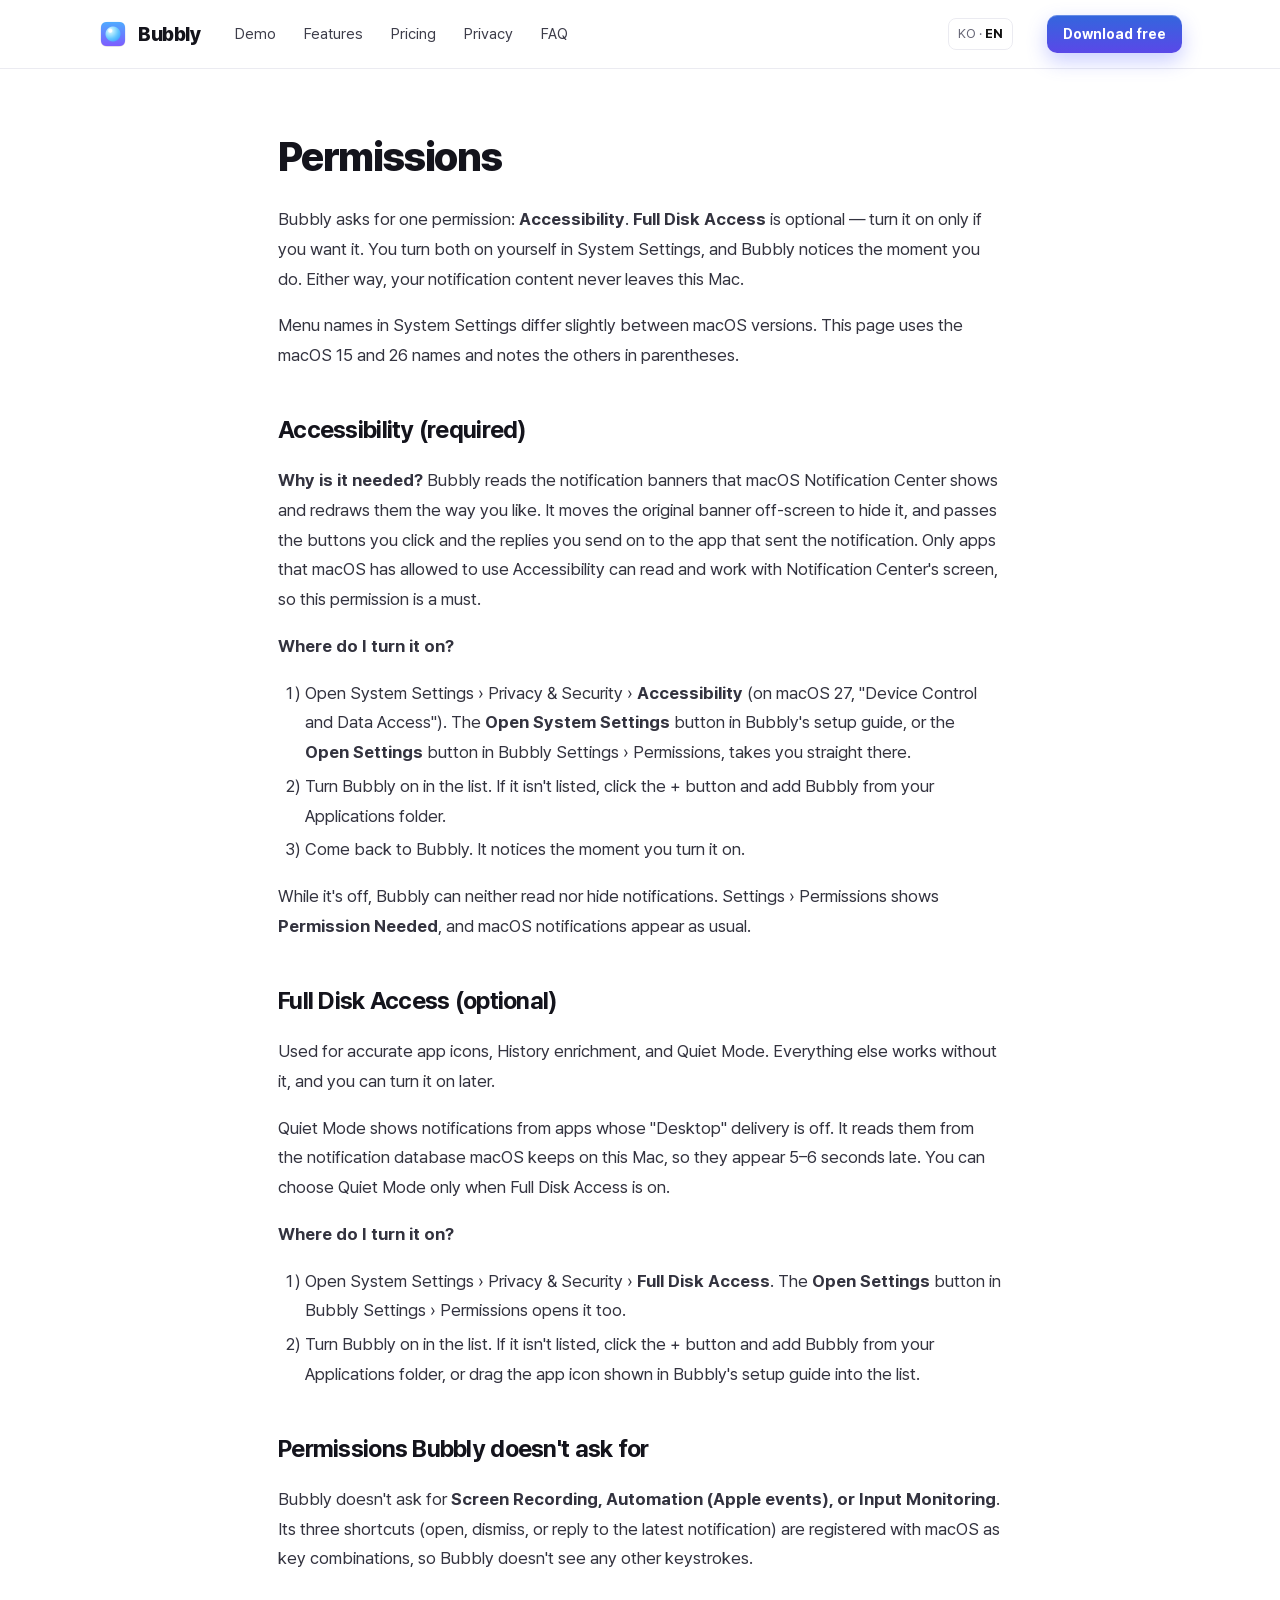
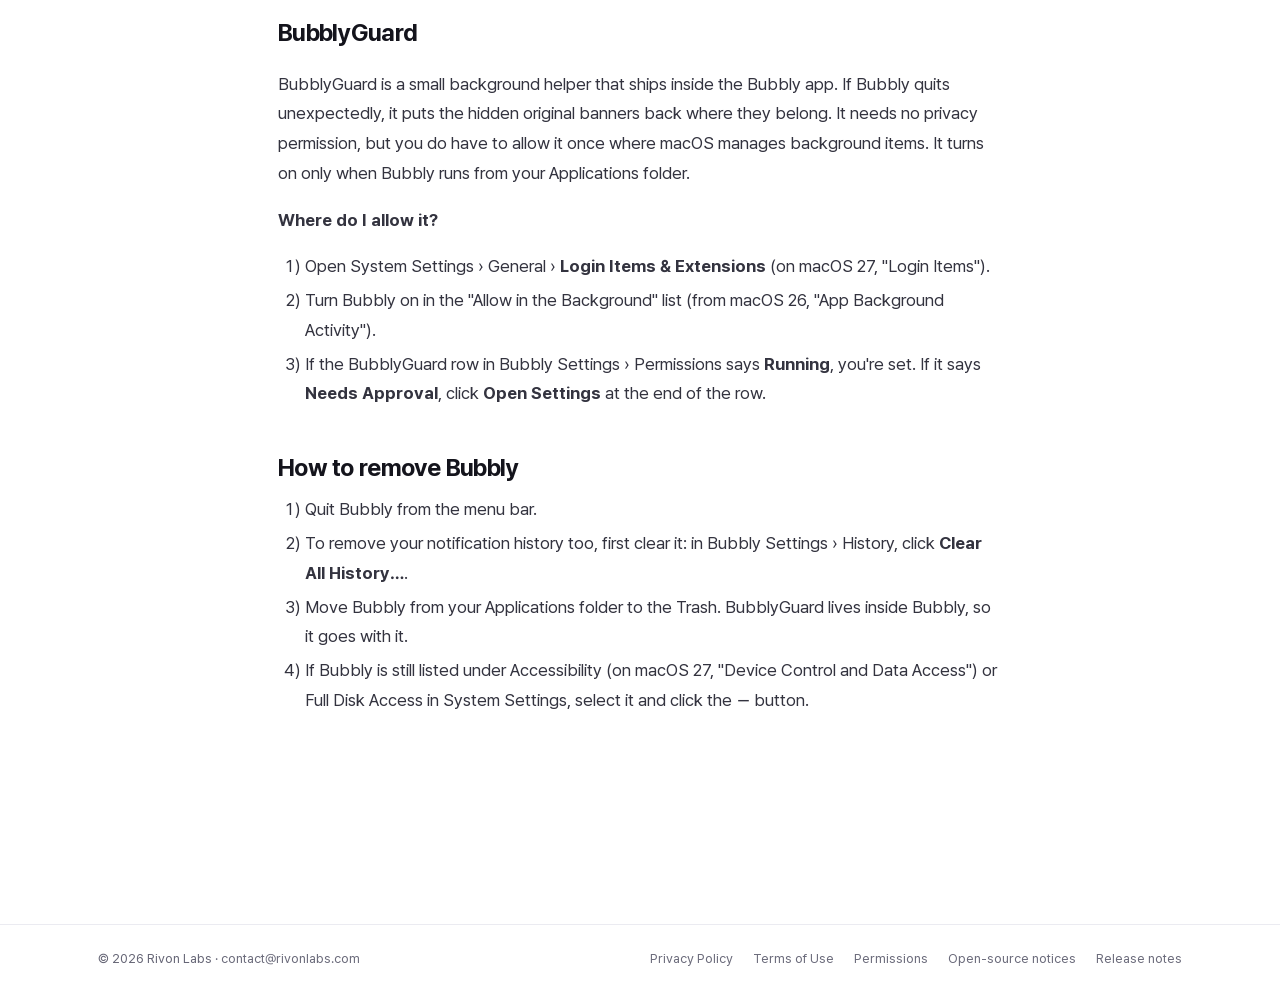
<file: en/permissions/index.html>
<!doctype html><html lang=en><head><meta charset=utf-8><meta name=viewport content="width=device-width,initial-scale=1"><title>Permissions · Bubbly</title><meta name=description content="Bubbly asks for one permission, Accessibility. Full Disk Access is optional, and Bubbly never asks for Screen Recording, Automation, or Input Monitoring. Where to turn them on, and how to remove them."><link rel=canonical href=https://bubbly.rivonlabs.com/en/permissions/><link rel=alternate hreflang=ko href=https://bubbly.rivonlabs.com/ko/permissions/><link rel=alternate hreflang=en href=https://bubbly.rivonlabs.com/en/permissions/><link rel=alternate hreflang=x-default href=https://bubbly.rivonlabs.com/en/permissions/><meta property="og:type" content="website"><meta property="og:site_name" content="Bubbly"><meta property="og:title" content="Permissions · Bubbly"><meta property="og:description" content="Bubbly asks for one permission, Accessibility. Full Disk Access is optional, and Bubbly never asks for Screen Recording, Automation, or Input Monitoring. Where to turn them on, and how to remove them."><meta property="og:url" content="https://bubbly.rivonlabs.com/en/permissions/"><meta property="og:locale" content="en_US"><meta property="og:locale:alternate" content="ko_KR"><meta property="og:image" content="https://bubbly.rivonlabs.com/og/og-en.png"><meta property="og:image:type" content="image/png"><meta property="og:image:width" content="1200"><meta property="og:image:height" content="630"><meta property="og:image:alt" content="Notifications, wherever you want. However you like. — Bubbly, a macOS notification app"><meta name=twitter:card content="summary_large_image"><meta name=twitter:title content="Permissions · Bubbly"><meta name=twitter:description content="Bubbly asks for one permission, Accessibility. Full Disk Access is optional, and Bubbly never asks for Screen Recording, Automation, or Input Monitoring. Where to turn them on, and how to remove them."><meta name=twitter:image content="https://bubbly.rivonlabs.com/og/og-en.png"><meta name=twitter:image:alt content="Notifications, wherever you want. However you like. — Bubbly, a macOS notification app"><link rel=icon type=image/png sizes=32x32 href=/appicon/icon_512x512@2x_hu_91fd1f2b5e61d1b0.png><link rel=apple-touch-icon sizes=180x180 href=/appicon/icon_512x512@2x_hu_1df1057c3ea352f9.png><link rel=stylesheet href=/fonts/pretendard/pretendardvariable-dynamic-subset.css><link rel=stylesheet href=/css/site.min.9dec75f15ca5b13d2c6d002a85505eb5145482e2b2a4b330efa831437ac83fa6.css><script src=/js/site.min.866a02a03ba2d2b5994fe395c3e2aa21d0e295c9466c5890f970a50ed70f2d80.js defer></script><script data-analytics>(function(){var e,t="G-58SKVZ9543",s="bubbly.rivonlabs.com",n=navigator.doNotTrack||window.doNotTrack||navigator.msDoNotTrack;if(n=="1"||n=="yes"||location.hostname!==s)return;window.dataLayer=window.dataLayer||[],window.gtag=function(){dataLayer.push(arguments)},gtag("js",new Date),gtag("config",t),e=document.createElement("script"),e.async=!0,e.src="https://www.googletagmanager.com/gtag/js?id="+t,document.head.appendChild(e)})()</script></head><body class=doc-page><a class=skip href=#main>Skip to content</a><nav class=nav aria-label="Main menu"><div class="wrap nav-in"><a class=logo href=/en/><img src=/appicon/icon_512x512@2x_hu_10f8828b4f5840f7.png width=30 height=30 alt>
<span>Bubbly</span></a><div class=links><a href=/en/#demo>Demo</a>
<a href=/en/#features>Features</a>
<a href=/en/#pricing>Pricing</a>
<a href=/en/#privacy>Privacy</a>
<a href=/en/#faq>FAQ</a></div><span class=sp></span>
<span class=lang role=group aria-label=Language><a href=/ko/permissions/ lang=ko hreflang=ko aria-label="KO · 한국어" data-lang=ko>KO</a><span aria-hidden=true> · </span><a href=/en/permissions/ lang=en hreflang=en aria-label="EN · English" data-lang=en class=on aria-current=true>EN</a></span>
<a class="btn btn-pri btn-sm" href=https://github.com/powerumc/bubbly.github.io/releases/download/v1.0.0/Bubbly-1.0.0.dmg data-download data-slot=nav>Download free</a></div></nav><main id=main tabindex=-1><article class="doc wrap"><h1>Permissions</h1><p>Bubbly asks for one permission: <strong>Accessibility</strong>. <strong>Full Disk Access</strong> is optional — turn it on only if you want it. You turn both on yourself in System Settings, and Bubbly notices the moment you do. Either way, your notification content never leaves this Mac.</p><p>Menu names in System Settings differ slightly between macOS versions. This page uses the macOS 15 and 26 names and notes the others in parentheses.</p><h2 id=accessibility>Accessibility (required)</h2><p><strong>Why is it needed?</strong> Bubbly reads the notification banners that macOS Notification Center shows and redraws them the way you like. It moves the original banner off-screen to hide it, and passes the buttons you click and the replies you send on to the app that sent the notification. Only apps that macOS has allowed to use Accessibility can read and work with Notification Center's screen, so this permission is a must.</p><p><strong>Where do I turn it on?</strong></p><ol><li>Open System Settings › Privacy & Security › <strong>Accessibility</strong> (on macOS 27, "Device Control and Data Access"). The <strong>Open System Settings</strong> button in Bubbly's setup guide, or the <strong>Open Settings</strong> button in Bubbly Settings › Permissions, takes you straight there.</li><li>Turn Bubbly on in the list. If it isn't listed, click the + button and add Bubbly from your Applications folder.</li><li>Come back to Bubbly. It notices the moment you turn it on.</li></ol><p>While it's off, Bubbly can neither read nor hide notifications. Settings › Permissions shows <strong>Permission Needed</strong>, and macOS notifications appear as usual.</p><h2 id=full-disk-access>Full Disk Access (optional)</h2><p>Used for accurate app icons, History enrichment, and Quiet Mode. Everything else works without it, and you can turn it on later.</p><p>Quiet Mode shows notifications from apps whose "Desktop" delivery is off. It reads them from the notification database macOS keeps on this Mac, so they appear 5–6 seconds late. You can choose Quiet Mode only when Full Disk Access is on.</p><p><strong>Where do I turn it on?</strong></p><ol><li>Open System Settings › Privacy & Security › <strong>Full Disk Access</strong>. The <strong>Open Settings</strong> button in Bubbly Settings › Permissions opens it too.</li><li>Turn Bubbly on in the list. If it isn't listed, click the + button and add Bubbly from your Applications folder, or drag the app icon shown in Bubbly's setup guide into the list.</li></ol><h2 id=not-requested>Permissions Bubbly doesn't ask for</h2><p>Bubbly doesn't ask for <strong>Screen Recording, Automation (Apple events), or Input Monitoring</strong>. Its three shortcuts (open, dismiss, or reply to the latest notification) are registered with macOS as key combinations, so Bubbly doesn't see any other keystrokes.</p><h2 id=bubblyguard>BubblyGuard</h2><p>BubblyGuard is a small background helper that ships inside the Bubbly app. If Bubbly quits unexpectedly, it puts the hidden original banners back where they belong. It needs no privacy permission, but you do have to allow it once where macOS manages background items. It turns on only when Bubbly runs from your Applications folder.</p><p><strong>Where do I allow it?</strong></p><ol><li>Open System Settings › General › <strong>Login Items & Extensions</strong> (on macOS 27, "Login Items").</li><li>Turn Bubbly on in the "Allow in the Background" list (from macOS 26, "App Background Activity").</li><li>If the BubblyGuard row in Bubbly Settings › Permissions says <strong>Running</strong>, you're set. If it says <strong>Needs Approval</strong>, click <strong>Open Settings</strong> at the end of the row.</li></ol><h2 id=uninstall>How to remove Bubbly</h2><ol><li>Quit Bubbly from the menu bar.</li><li>To remove your notification history too, first clear it: in Bubbly Settings › History, click <strong>Clear All History…</strong>.</li><li>Move Bubbly from your Applications folder to the Trash. BubblyGuard lives inside Bubbly, so it goes with it.</li><li>If Bubbly is still listed under Accessibility (on macOS 27, "Device Control and Data Access") or Full Disk Access in System Settings, select it and click the − button.</li></ol></article></main><footer class=foot><div class="wrap foot-in"><span>© 2026 Rivon Labs · <a href=mailto:contact@rivonlabs.com>contact@rivonlabs.com</a></span><nav aria-label="Legal notices and links"><a href=/en/privacy/>Privacy Policy</a>
<a href=/en/terms/>Terms of Use</a>
<a href=/en/permissions/>Permissions</a>
<a href=/en/licenses/>Open-source notices</a>
<a href=/en/releases/>Release notes</a></nav></div></footer></body></html>
</file>
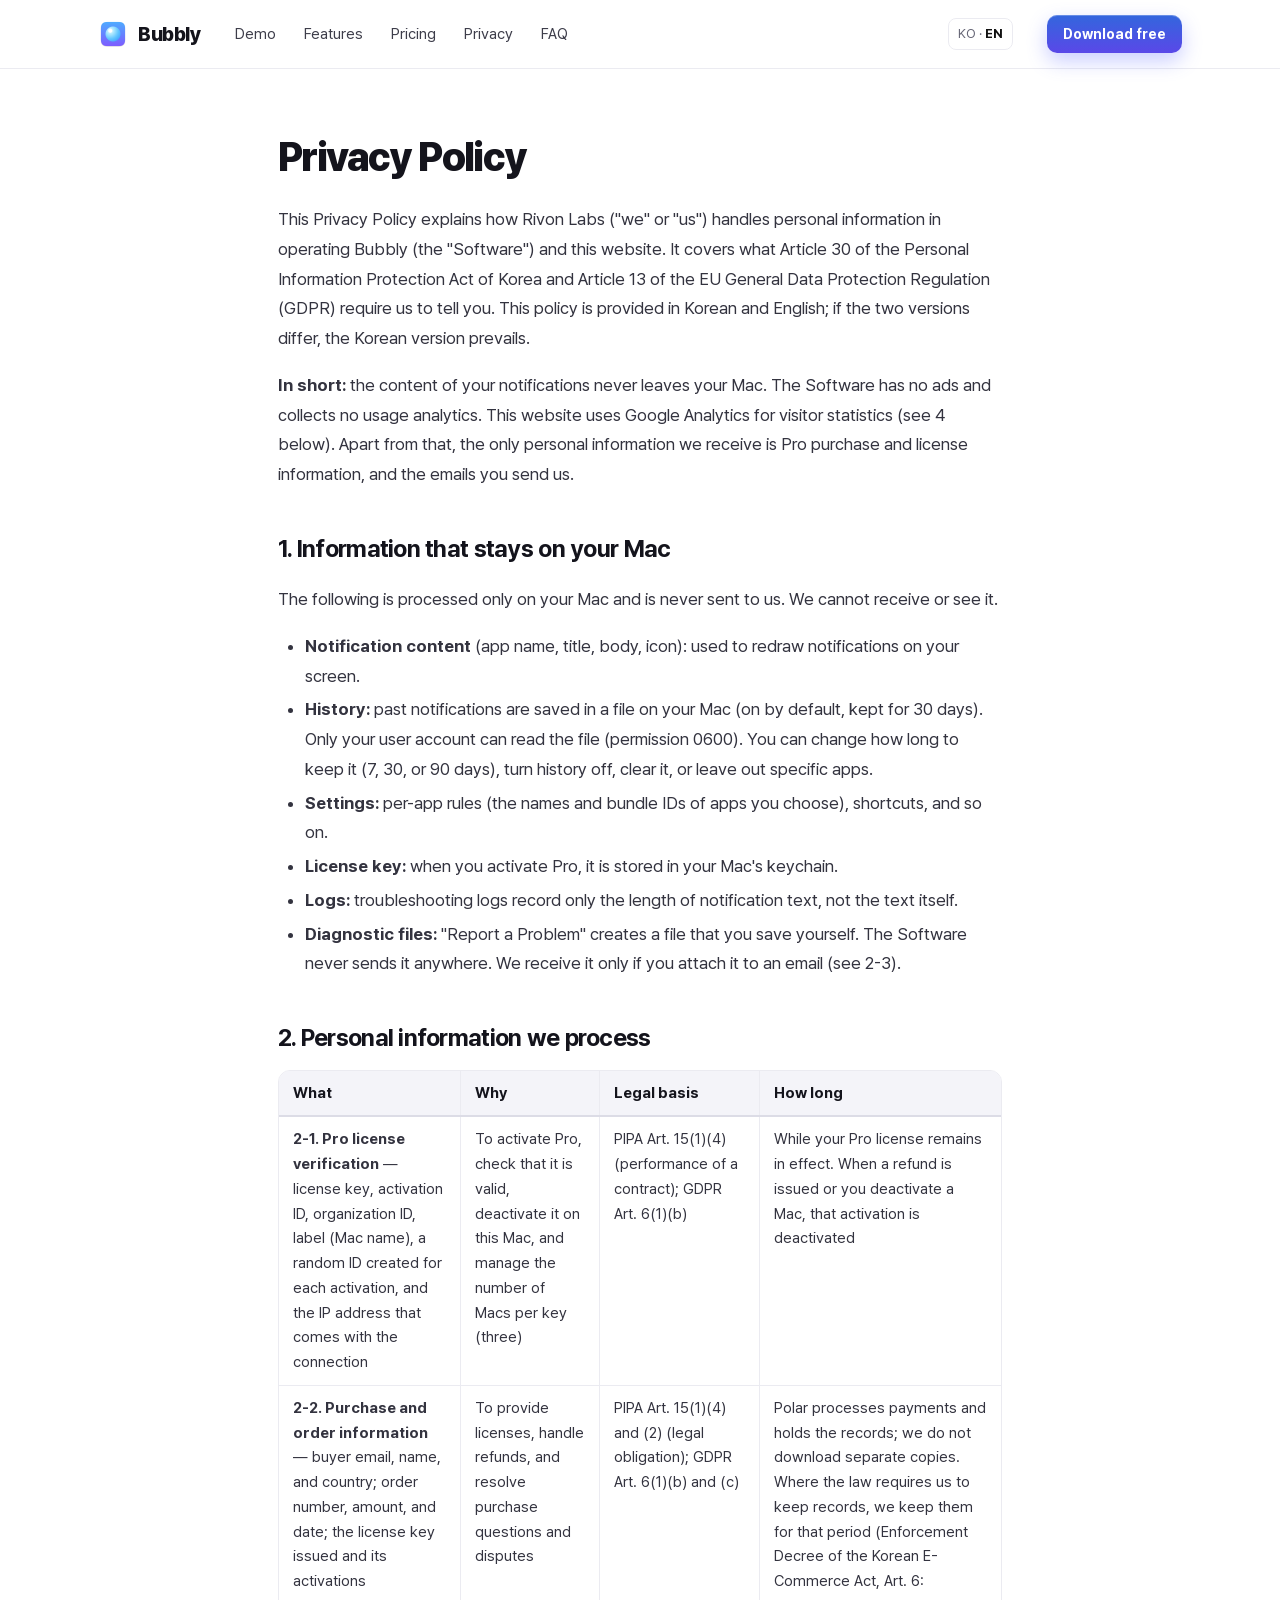
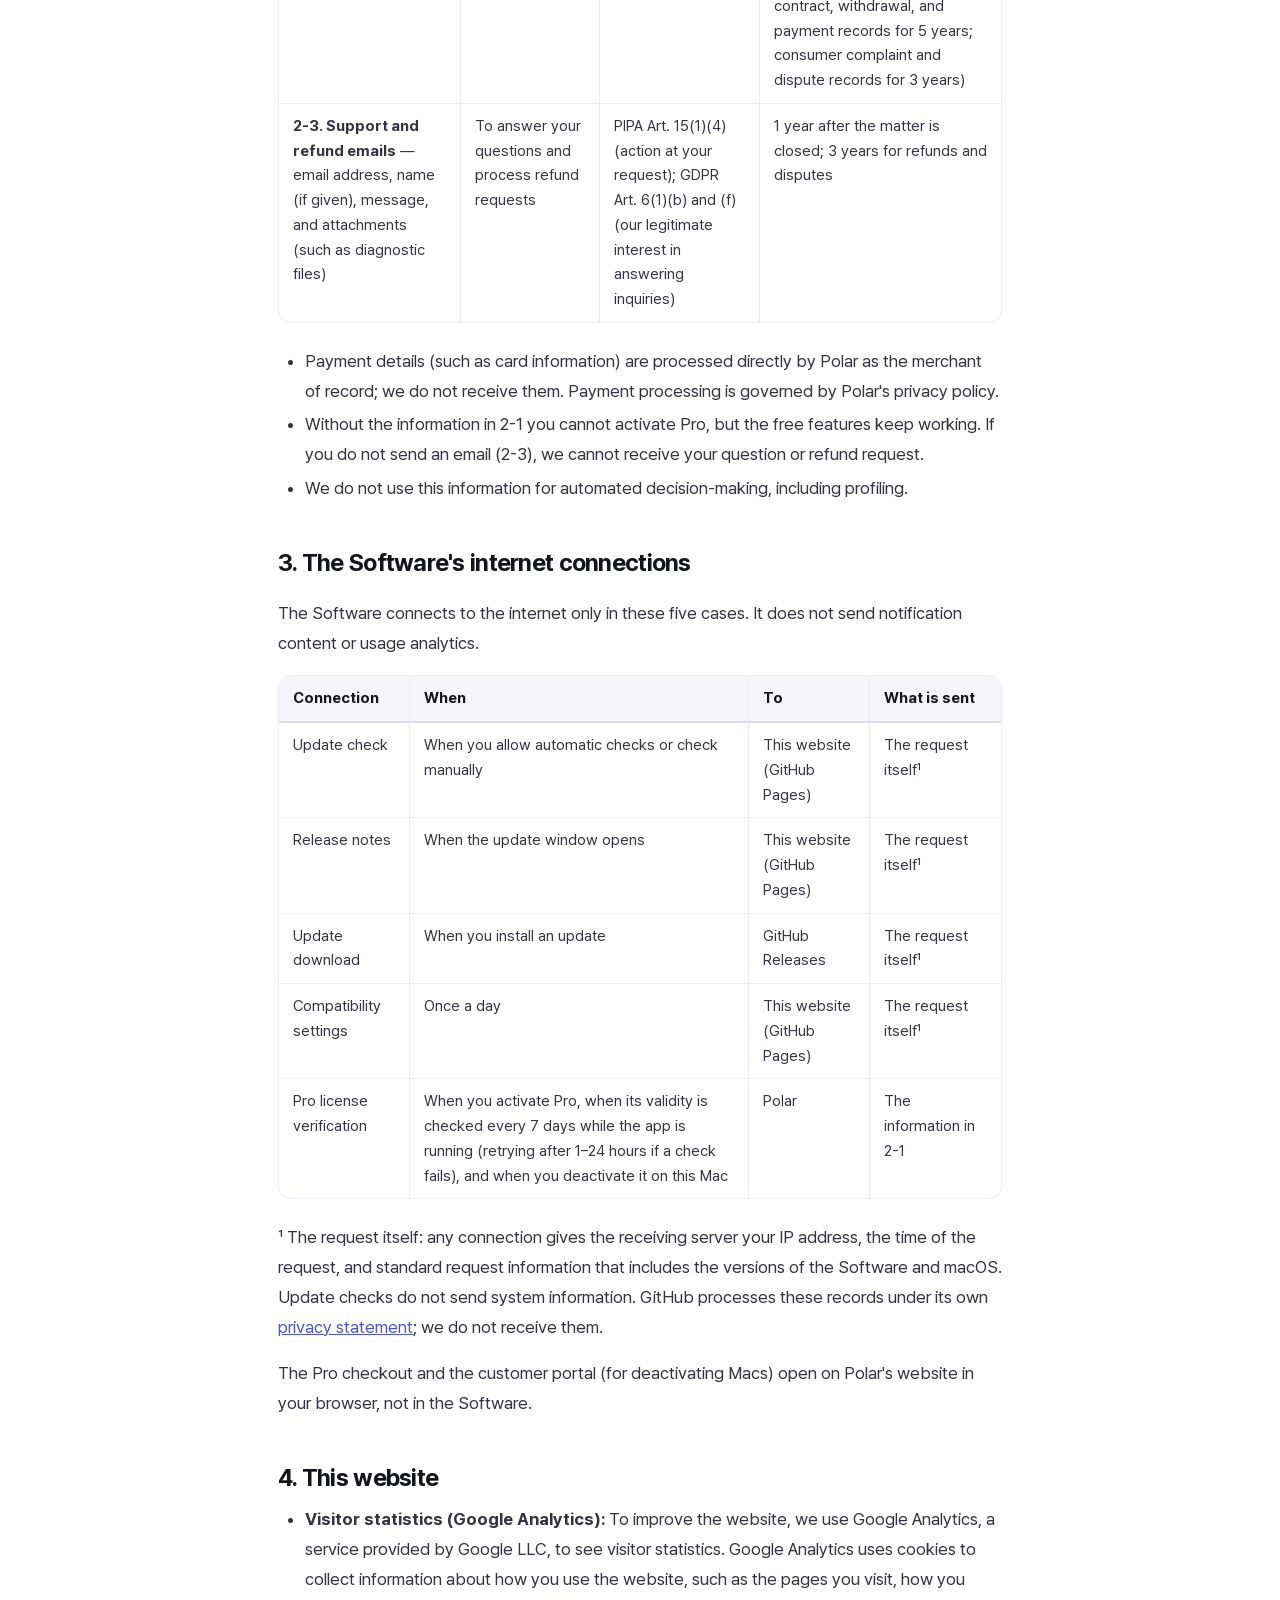
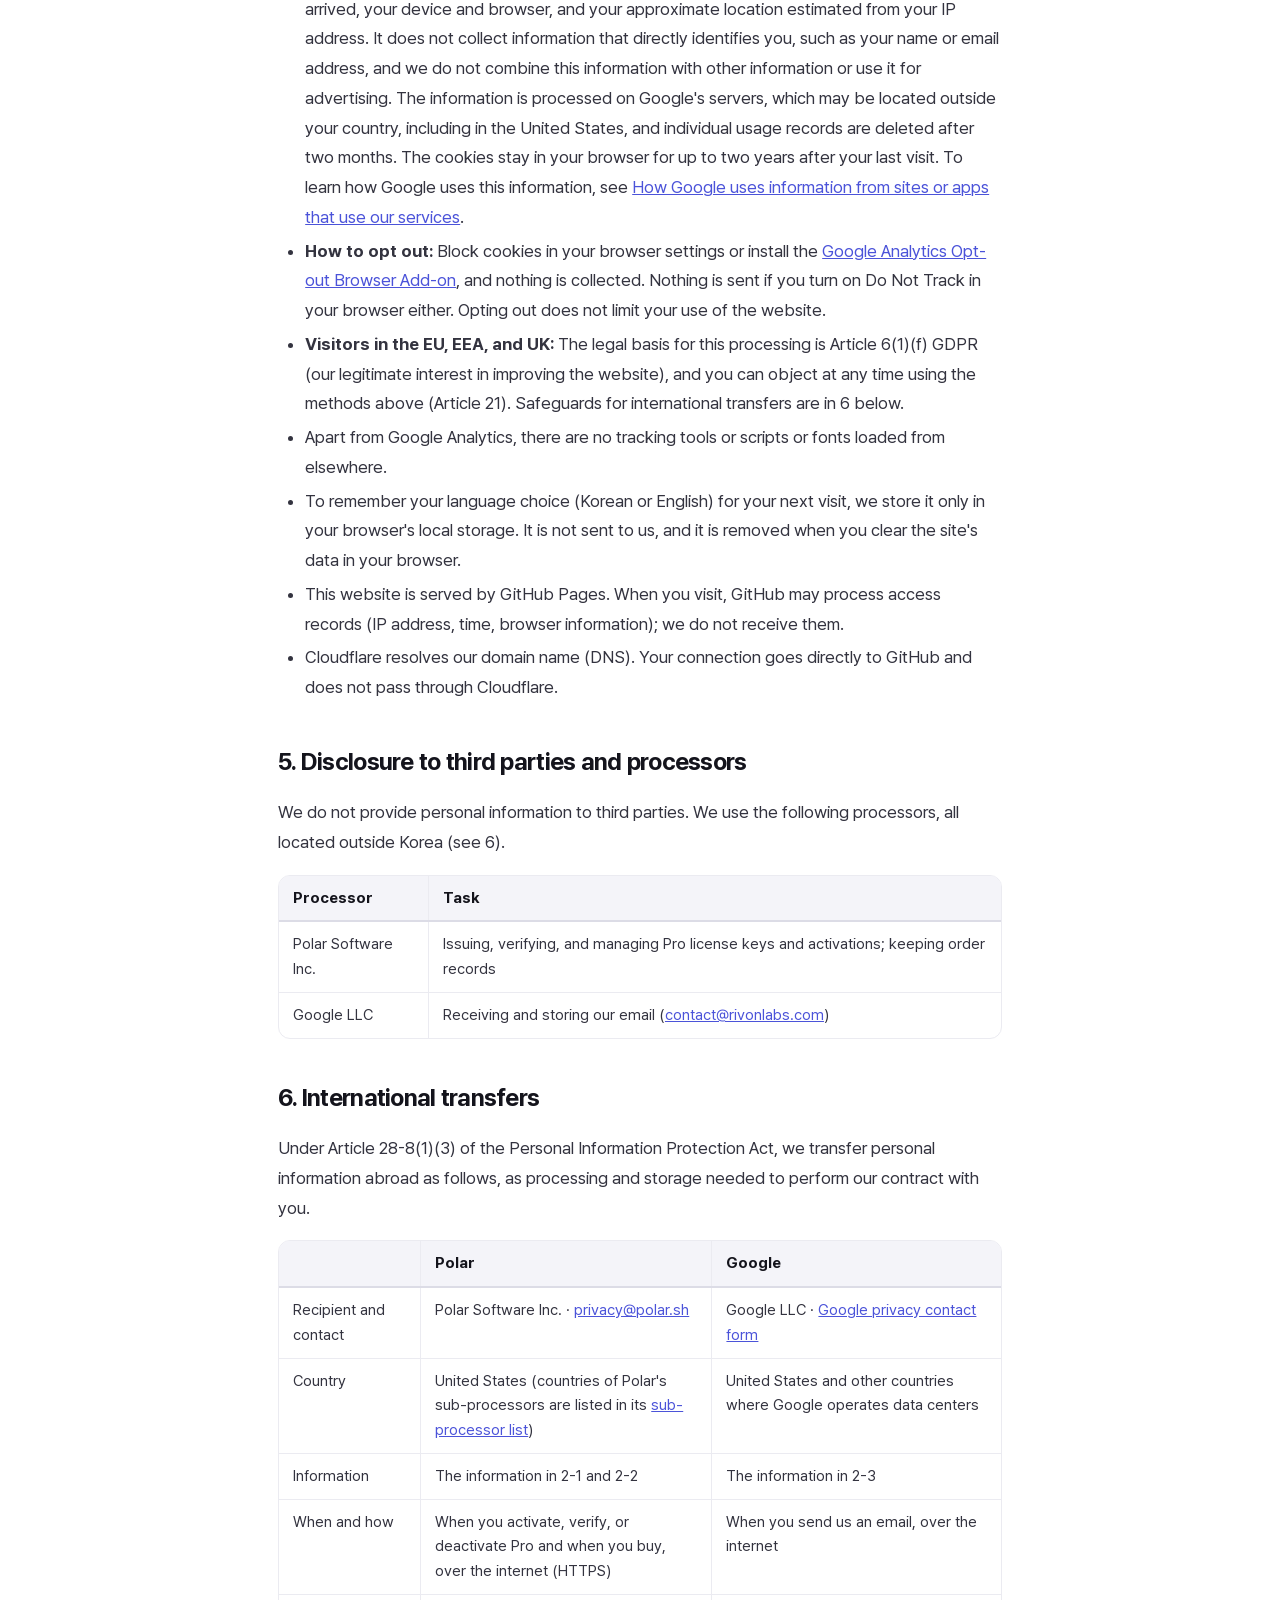
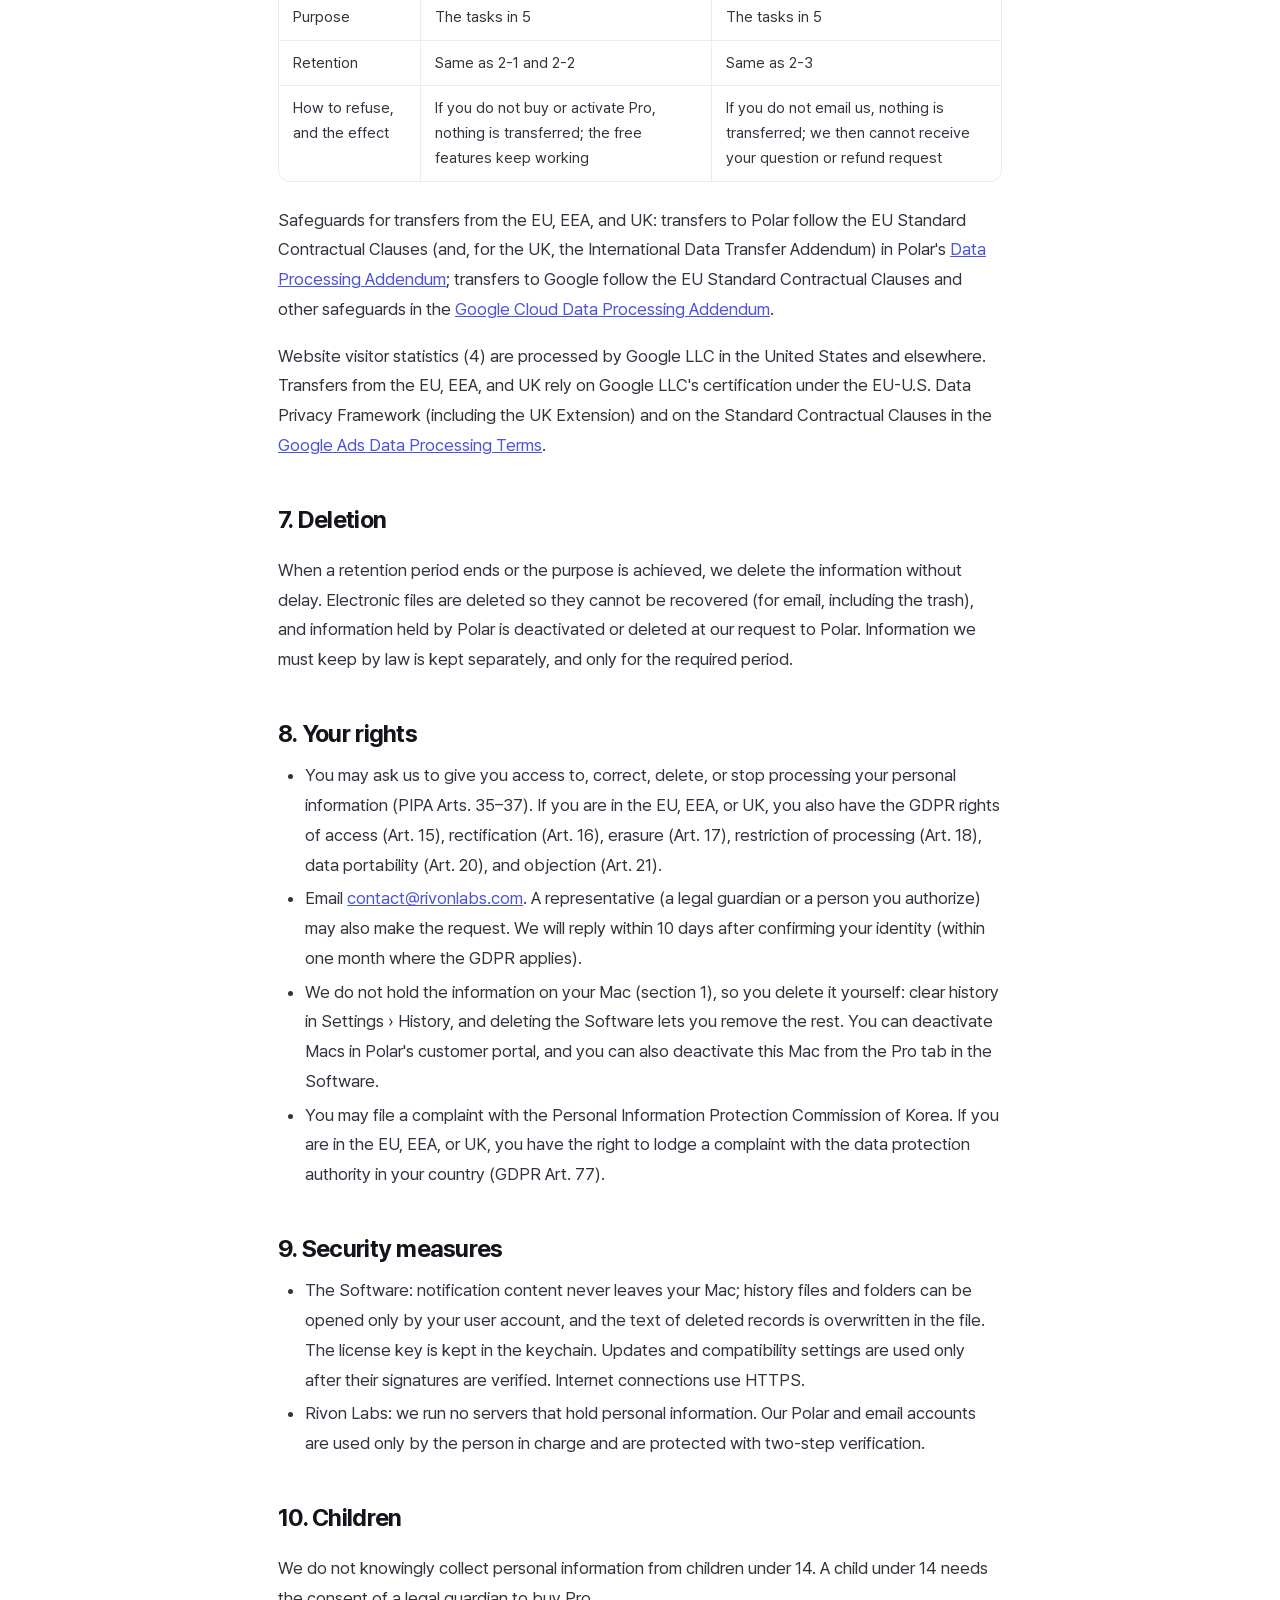
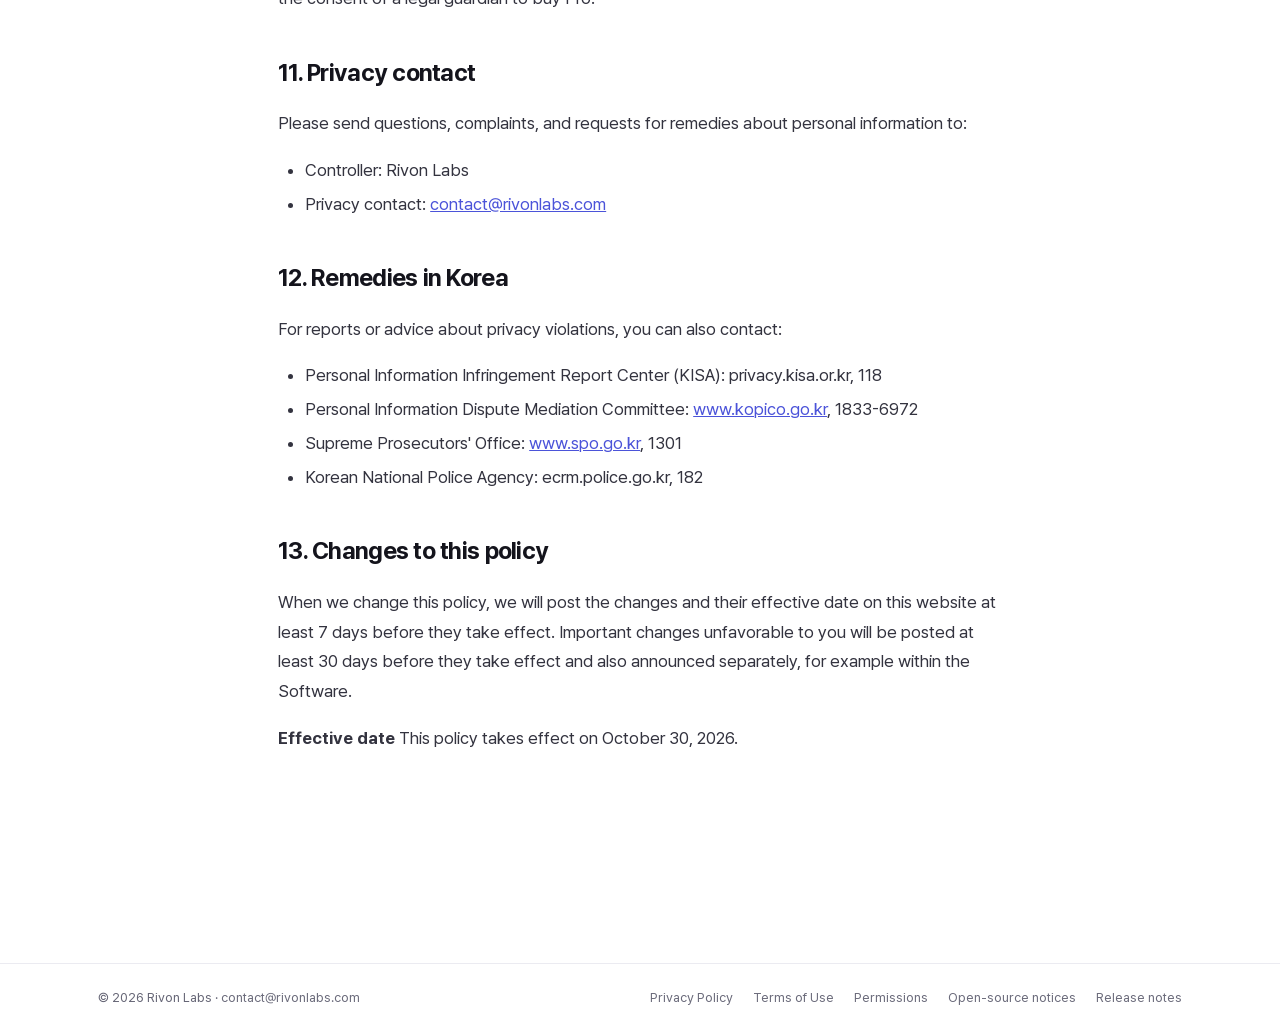
<file: en/privacy/index.html>
<!doctype html><html lang=en><head><meta charset=utf-8><meta name=viewport content="width=device-width,initial-scale=1"><title>Privacy Policy · Bubbly</title><meta name=description content="Privacy Policy for Bubbly and this website — your notifications never leave your Mac."><link rel=canonical href=https://bubbly.rivonlabs.com/en/privacy/><link rel=alternate hreflang=ko href=https://bubbly.rivonlabs.com/ko/privacy/><link rel=alternate hreflang=en href=https://bubbly.rivonlabs.com/en/privacy/><link rel=alternate hreflang=x-default href=https://bubbly.rivonlabs.com/en/privacy/><meta property="og:type" content="website"><meta property="og:site_name" content="Bubbly"><meta property="og:title" content="Privacy Policy · Bubbly"><meta property="og:description" content="Privacy Policy for Bubbly and this website — your notifications never leave your Mac."><meta property="og:url" content="https://bubbly.rivonlabs.com/en/privacy/"><meta property="og:locale" content="en_US"><meta property="og:locale:alternate" content="ko_KR"><meta property="og:image" content="https://bubbly.rivonlabs.com/og/og-en.png"><meta property="og:image:type" content="image/png"><meta property="og:image:width" content="1200"><meta property="og:image:height" content="630"><meta property="og:image:alt" content="Notifications, wherever you want. However you like. — Bubbly, a macOS notification app"><meta name=twitter:card content="summary_large_image"><meta name=twitter:title content="Privacy Policy · Bubbly"><meta name=twitter:description content="Privacy Policy for Bubbly and this website — your notifications never leave your Mac."><meta name=twitter:image content="https://bubbly.rivonlabs.com/og/og-en.png"><meta name=twitter:image:alt content="Notifications, wherever you want. However you like. — Bubbly, a macOS notification app"><link rel=icon type=image/png sizes=32x32 href=/appicon/icon_512x512@2x_hu_91fd1f2b5e61d1b0.png><link rel=apple-touch-icon sizes=180x180 href=/appicon/icon_512x512@2x_hu_1df1057c3ea352f9.png><link rel=stylesheet href=/fonts/pretendard/pretendardvariable-dynamic-subset.css><link rel=stylesheet href=/css/site.min.9dec75f15ca5b13d2c6d002a85505eb5145482e2b2a4b330efa831437ac83fa6.css><script src=/js/site.min.866a02a03ba2d2b5994fe395c3e2aa21d0e295c9466c5890f970a50ed70f2d80.js defer></script><script data-analytics>(function(){var e,t="G-58SKVZ9543",s="bubbly.rivonlabs.com",n=navigator.doNotTrack||window.doNotTrack||navigator.msDoNotTrack;if(n=="1"||n=="yes"||location.hostname!==s)return;window.dataLayer=window.dataLayer||[],window.gtag=function(){dataLayer.push(arguments)},gtag("js",new Date),gtag("config",t),e=document.createElement("script"),e.async=!0,e.src="https://www.googletagmanager.com/gtag/js?id="+t,document.head.appendChild(e)})()</script></head><body class=doc-page><a class=skip href=#main>Skip to content</a><nav class=nav aria-label="Main menu"><div class="wrap nav-in"><a class=logo href=/en/><img src=/appicon/icon_512x512@2x_hu_10f8828b4f5840f7.png width=30 height=30 alt>
<span>Bubbly</span></a><div class=links><a href=/en/#demo>Demo</a>
<a href=/en/#features>Features</a>
<a href=/en/#pricing>Pricing</a>
<a href=/en/#privacy>Privacy</a>
<a href=/en/#faq>FAQ</a></div><span class=sp></span>
<span class=lang role=group aria-label=Language><a href=/ko/privacy/ lang=ko hreflang=ko aria-label="KO · 한국어" data-lang=ko>KO</a><span aria-hidden=true> · </span><a href=/en/privacy/ lang=en hreflang=en aria-label="EN · English" data-lang=en class=on aria-current=true>EN</a></span>
<a class="btn btn-pri btn-sm" href=https://github.com/powerumc/bubbly.github.io/releases/download/v1.0.0/Bubbly-1.0.0.dmg data-download data-slot=nav>Download free</a></div></nav><main id=main tabindex=-1><article class="doc wrap"><h1>Privacy Policy</h1><p>This Privacy Policy explains how Rivon Labs ("we" or "us") handles personal information in operating Bubbly (the "Software") and this website. It covers what Article 30 of the Personal Information Protection Act of Korea and Article 13 of the EU General Data Protection Regulation (GDPR) require us to tell you. This policy is provided in Korean and English; if the two versions differ, the Korean version prevails.</p><p><strong>In short:</strong> the content of your notifications never leaves your Mac. The Software has no ads and collects no usage analytics. This website uses Google Analytics for visitor statistics (see 4 below). Apart from that, the only personal information we receive is Pro purchase and license information, and the emails you send us.</p><h2 id=1-information-that-stays-on-your-mac>1. Information that stays on your Mac</h2><p>The following is processed only on your Mac and is never sent to us. We cannot receive or see it.</p><ul><li><strong>Notification content</strong> (app name, title, body, icon): used to redraw notifications on your screen.</li><li><strong>History:</strong> past notifications are saved in a file on your Mac (on by default, kept for 30 days). Only your user account can read the file (permission 0600). You can change how long to keep it (7, 30, or 90 days), turn history off, clear it, or leave out specific apps.</li><li><strong>Settings:</strong> per-app rules (the names and bundle IDs of apps you choose), shortcuts, and so on.</li><li><strong>License key:</strong> when you activate Pro, it is stored in your Mac's keychain.</li><li><strong>Logs:</strong> troubleshooting logs record only the length of notification text, not the text itself.</li><li><strong>Diagnostic files:</strong> "Report a Problem" creates a file that you save yourself. The Software never sends it anywhere. We receive it only if you attach it to an email (see 2-3).</li></ul><h2 id=2-personal-information-we-process>2. Personal information we process</h2><div class=table-wrap role=region tabindex=0 aria-label="Table 1 — What · Why · Legal basis · How long"><table style=--cols:4><thead><tr><th>What</th><th>Why</th><th>Legal basis</th><th>How long</th></tr></thead><tbody><tr><td><strong>2-1. Pro license verification</strong> — license key, activation ID, organization ID, label (Mac name), a random ID created for each activation, and the IP address that comes with the connection</td><td>To activate Pro, check that it is valid, deactivate it on this Mac, and manage the number of Macs per key (three)</td><td>PIPA Art. 15(1)(4) (performance of a contract); GDPR Art. 6(1)(b)</td><td>While your Pro license remains in effect. When a refund is issued or you deactivate a Mac, that activation is deactivated</td></tr><tr><td><strong>2-2. Purchase and order information</strong> — buyer email, name, and country; order number, amount, and date; the license key issued and its activations</td><td>To provide licenses, handle refunds, and resolve purchase questions and disputes</td><td>PIPA Art. 15(1)(4) and (2) (legal obligation); GDPR Art. 6(1)(b) and (c)</td><td>Polar processes payments and holds the records; we do not download separate copies. Where the law requires us to keep records, we keep them for that period (Enforcement Decree of the Korean E-Commerce Act, Art. 6: contract, withdrawal, and payment records for 5 years; consumer complaint and dispute records for 3 years)</td></tr><tr><td><strong>2-3. Support and refund emails</strong> — email address, name (if given), message, and attachments (such as diagnostic files)</td><td>To answer your questions and process refund requests</td><td>PIPA Art. 15(1)(4) (action at your request); GDPR Art. 6(1)(b) and (f) (our legitimate interest in answering inquiries)</td><td>1 year after the matter is closed; 3 years for refunds and disputes</td></tr></tbody></table></div><ul><li>Payment details (such as card information) are processed directly by Polar as the merchant of record; we do not receive them. Payment processing is governed by Polar's privacy policy.</li><li>Without the information in 2-1 you cannot activate Pro, but the free features keep working. If you do not send an email (2-3), we cannot receive your question or refund request.</li><li>We do not use this information for automated decision-making, including profiling.</li></ul><h2 id=3-the-softwares-internet-connections>3. The Software's internet connections</h2><p>The Software connects to the internet only in these five cases. It does not send notification content or usage analytics.</p><div class=table-wrap role=region tabindex=0 aria-label="Table 2 — Connection · When · To · What is sent"><table style=--cols:4><thead><tr><th>Connection</th><th>When</th><th>To</th><th>What is sent</th></tr></thead><tbody><tr><td>Update check</td><td>When you allow automatic checks or check manually</td><td>This website (GitHub Pages)</td><td>The request itself¹</td></tr><tr><td>Release notes</td><td>When the update window opens</td><td>This website (GitHub Pages)</td><td>The request itself¹</td></tr><tr><td>Update download</td><td>When you install an update</td><td>GitHub Releases</td><td>The request itself¹</td></tr><tr><td>Compatibility settings</td><td>Once a day</td><td>This website (GitHub Pages)</td><td>The request itself¹</td></tr><tr><td>Pro license verification</td><td>When you activate Pro, when its validity is checked every 7 days while the app is running (retrying after 1–24 hours if a check fails), and when you deactivate it on this Mac</td><td>Polar</td><td>The information in 2-1</td></tr></tbody></table></div><p>¹ The request itself: any connection gives the receiving server your IP address, the time of the request, and standard request information that includes the versions of the Software and macOS. Update checks do not send system information. GitHub processes these records under its own <a href=https://docs.github.com/site-policy/privacy-policies/github-general-privacy-statement>privacy statement</a>; we do not receive them.</p><p>The Pro checkout and the customer portal (for deactivating Macs) open on Polar's website in your browser, not in the Software.</p><h2 id=4-this-website>4. This website</h2><ul><li><strong>Visitor statistics (Google Analytics):</strong> To improve the website, we use Google Analytics, a service provided by Google LLC, to see visitor statistics. Google Analytics uses cookies to collect information about how you use the website, such as the pages you visit, how you arrived, your device and browser, and your approximate location estimated from your IP address. It does not collect information that directly identifies you, such as your name or email address, and we do not combine this information with other information or use it for advertising. The information is processed on Google's servers, which may be located outside your country, including in the United States, and individual usage records are deleted after two months. The cookies stay in your browser for up to two years after your last visit. To learn how Google uses this information, see <a href=https://policies.google.com/technologies/partner-sites>How Google uses information from sites or apps that use our services</a>.</li><li><strong>How to opt out:</strong> Block cookies in your browser settings or install the <a href=https://tools.google.com/dlpage/gaoptout>Google Analytics Opt-out Browser Add-on</a>, and nothing is collected. Nothing is sent if you turn on Do Not Track in your browser either. Opting out does not limit your use of the website.</li><li><strong>Visitors in the EU, EEA, and UK:</strong> The legal basis for this processing is Article 6(1)(f) GDPR (our legitimate interest in improving the website), and you can object at any time using the methods above (Article 21). Safeguards for international transfers are in 6 below.</li><li>Apart from Google Analytics, there are no tracking tools or scripts or fonts loaded from elsewhere.</li><li>To remember your language choice (Korean or English) for your next visit, we store it only in your browser's local storage. It is not sent to us, and it is removed when you clear the site's data in your browser.</li><li>This website is served by GitHub Pages. When you visit, GitHub may process access records (IP address, time, browser information); we do not receive them.</li><li>Cloudflare resolves our domain name (DNS). Your connection goes directly to GitHub and does not pass through Cloudflare.</li></ul><h2 id=5-disclosure-to-third-parties-and-processors>5. Disclosure to third parties and processors</h2><p>We do not provide personal information to third parties. We use the following processors, all located outside Korea (see 6).</p><div class=table-wrap role=region tabindex=0 aria-label="Table 3 — Processor · Task"><table style=--cols:2><thead><tr><th>Processor</th><th>Task</th></tr></thead><tbody><tr><td>Polar Software Inc.</td><td>Issuing, verifying, and managing Pro license keys and activations; keeping order records</td></tr><tr><td>Google LLC</td><td>Receiving and storing our email (<a href=mailto:contact@rivonlabs.com>contact@rivonlabs.com</a>)</td></tr></tbody></table></div><h2 id=6-international-transfers>6. International transfers</h2><p>Under Article 28-8(1)(3) of the Personal Information Protection Act, we transfer personal information abroad as follows, as processing and storage needed to perform our contract with you.</p><div class=table-wrap role=region tabindex=0 aria-label="Table 4 — Polar · Google"><table style=--cols:3><thead><tr><th></th><th>Polar</th><th>Google</th></tr></thead><tbody><tr><td>Recipient and contact</td><td>Polar Software Inc. · <a href=mailto:privacy@polar.sh>privacy@polar.sh</a></td><td>Google LLC · <a href=https://support.google.com/policies/contact/general_privacy_form>Google privacy contact form</a></td></tr><tr><td>Country</td><td>United States (countries of Polar's sub-processors are listed in its <a href=https://polar.sh/legal/sub-processors>sub-processor list</a>)</td><td>United States and other countries where Google operates data centers</td></tr><tr><td>Information</td><td>The information in 2-1 and 2-2</td><td>The information in 2-3</td></tr><tr><td>When and how</td><td>When you activate, verify, or deactivate Pro and when you buy, over the internet (HTTPS)</td><td>When you send us an email, over the internet</td></tr><tr><td>Purpose</td><td>The tasks in 5</td><td>The tasks in 5</td></tr><tr><td>Retention</td><td>Same as 2-1 and 2-2</td><td>Same as 2-3</td></tr><tr><td>How to refuse, and the effect</td><td>If you do not buy or activate Pro, nothing is transferred; the free features keep working</td><td>If you do not email us, nothing is transferred; we then cannot receive your question or refund request</td></tr></tbody></table></div><p>Safeguards for transfers from the EU, EEA, and UK: transfers to Polar follow the EU Standard Contractual Clauses (and, for the UK, the International Data Transfer Addendum) in Polar's <a href=https://polar.sh/legal/data-processing-addendum>Data Processing Addendum</a>; transfers to Google follow the EU Standard Contractual Clauses and other safeguards in the <a href=https://cloud.google.com/terms/data-processing-addendum>Google Cloud Data Processing Addendum</a>.</p><p>Website visitor statistics (4) are processed by Google LLC in the United States and elsewhere. Transfers from the EU, EEA, and UK rely on Google LLC's certification under the EU-U.S. Data Privacy Framework (including the UK Extension) and on the Standard Contractual Clauses in the <a href=https://business.safety.google/adsprocessorterms/>Google Ads Data Processing Terms</a>.</p><h2 id=7-deletion>7. Deletion</h2><p>When a retention period ends or the purpose is achieved, we delete the information without delay. Electronic files are deleted so they cannot be recovered (for email, including the trash), and information held by Polar is deactivated or deleted at our request to Polar. Information we must keep by law is kept separately, and only for the required period.</p><h2 id=8-your-rights>8. Your rights</h2><ul><li>You may ask us to give you access to, correct, delete, or stop processing your personal information (PIPA Arts. 35–37). If you are in the EU, EEA, or UK, you also have the GDPR rights of access (Art. 15), rectification (Art. 16), erasure (Art. 17), restriction of processing (Art. 18), data portability (Art. 20), and objection (Art. 21).</li><li>Email <a href=mailto:contact@rivonlabs.com>contact@rivonlabs.com</a>. A representative (a legal guardian or a person you authorize) may also make the request. We will reply within 10 days after confirming your identity (within one month where the GDPR applies).</li><li>We do not hold the information on your Mac (section 1), so you delete it yourself: clear history in Settings › History, and deleting the Software lets you remove the rest. You can deactivate Macs in Polar's customer portal, and you can also deactivate this Mac from the Pro tab in the Software.</li><li>You may file a complaint with the Personal Information Protection Commission of Korea. If you are in the EU, EEA, or UK, you have the right to lodge a complaint with the data protection authority in your country (GDPR Art. 77).</li></ul><h2 id=9-security-measures>9. Security measures</h2><ul><li>The Software: notification content never leaves your Mac; history files and folders can be opened only by your user account, and the text of deleted records is overwritten in the file. The license key is kept in the keychain. Updates and compatibility settings are used only after their signatures are verified. Internet connections use HTTPS.</li><li>Rivon Labs: we run no servers that hold personal information. Our Polar and email accounts are used only by the person in charge and are protected with two-step verification.</li></ul><h2 id=10-children>10. Children</h2><p>We do not knowingly collect personal information from children under 14. A child under 14 needs the consent of a legal guardian to buy Pro.</p><h2 id=11-privacy-contact>11. Privacy contact</h2><p>Please send questions, complaints, and requests for remedies about personal information to:</p><ul><li>Controller: Rivon Labs</li><li>Privacy contact: <a href=mailto:contact@rivonlabs.com>contact@rivonlabs.com</a></li></ul><h2 id=12-remedies-in-korea>12. Remedies in Korea</h2><p>For reports or advice about privacy violations, you can also contact:</p><ul><li>Personal Information Infringement Report Center (KISA): privacy.kisa.or.kr, 118</li><li>Personal Information Dispute Mediation Committee: <a href=https://www.kopico.go.kr>www.kopico.go.kr</a>, 1833-6972</li><li>Supreme Prosecutors' Office: <a href=https://www.spo.go.kr>www.spo.go.kr</a>, 1301</li><li>Korean National Police Agency: ecrm.police.go.kr, 182</li></ul><h2 id=13-changes-to-this-policy>13. Changes to this policy</h2><p>When we change this policy, we will post the changes and their effective date on this website at least 7 days before they take effect. Important changes unfavorable to you will be posted at least 30 days before they take effect and also announced separately, for example within the Software.</p><p><strong>Effective date</strong> This policy takes effect on October 30, 2026.</p></article></main><footer class=foot><div class="wrap foot-in"><span>© 2026 Rivon Labs · <a href=mailto:contact@rivonlabs.com>contact@rivonlabs.com</a></span><nav aria-label="Legal notices and links"><a href=/en/privacy/>Privacy Policy</a>
<a href=/en/terms/>Terms of Use</a>
<a href=/en/permissions/>Permissions</a>
<a href=/en/licenses/>Open-source notices</a>
<a href=/en/releases/>Release notes</a></nav></div></footer></body></html>
</file>
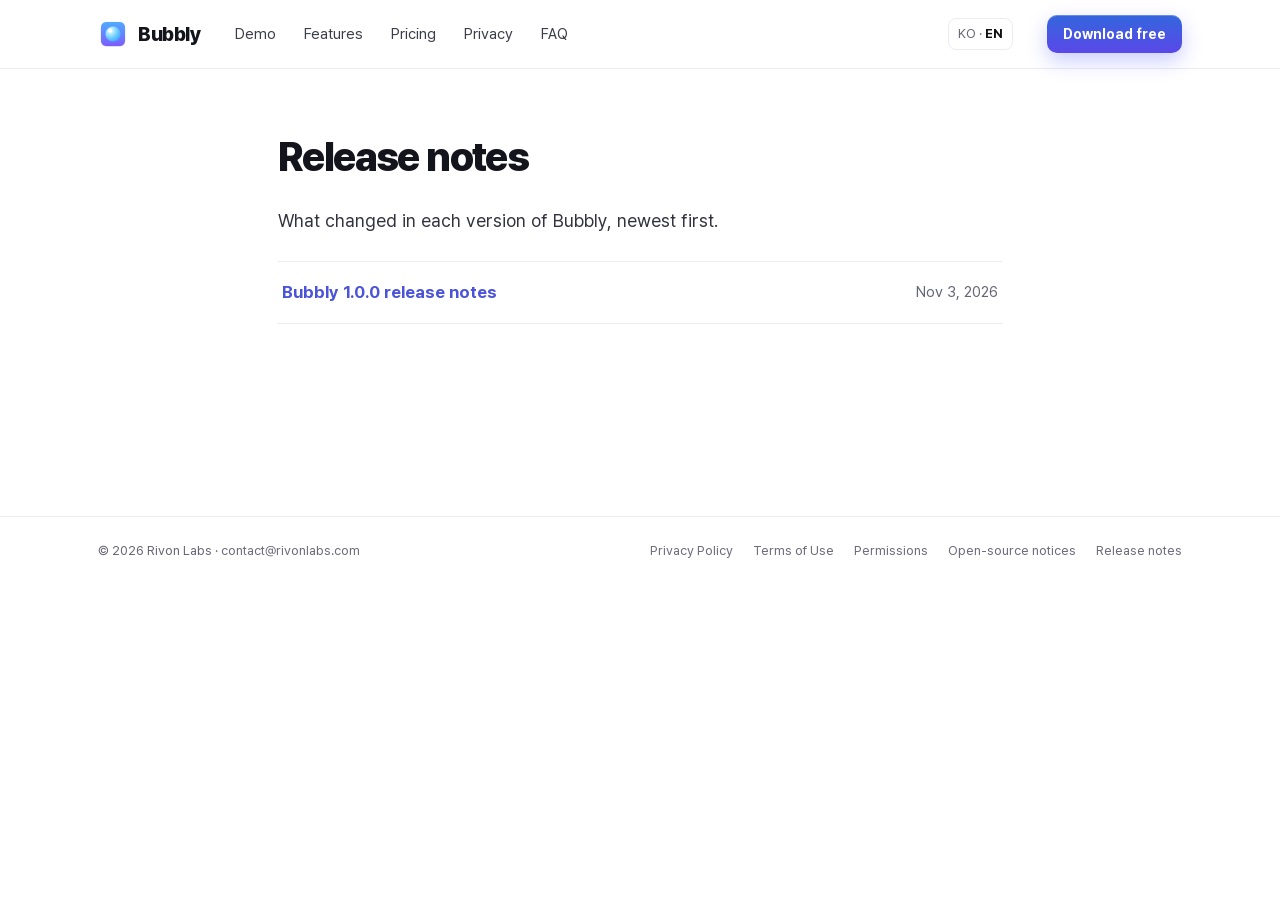
<file: en/releases/index.html>
<!doctype html><html lang=en><head><meta charset=utf-8><meta name=viewport content="width=device-width,initial-scale=1"><title>Release notes · Bubbly</title><meta name=description content="What changed in each version of Bubbly, newest first."><link rel=canonical href=https://bubbly.rivonlabs.com/en/releases/><link rel=alternate hreflang=ko href=https://bubbly.rivonlabs.com/ko/releases/><link rel=alternate hreflang=en href=https://bubbly.rivonlabs.com/en/releases/><link rel=alternate hreflang=x-default href=https://bubbly.rivonlabs.com/en/releases/><meta property="og:type" content="website"><meta property="og:site_name" content="Bubbly"><meta property="og:title" content="Release notes · Bubbly"><meta property="og:description" content="What changed in each version of Bubbly, newest first."><meta property="og:url" content="https://bubbly.rivonlabs.com/en/releases/"><meta property="og:locale" content="en_US"><meta property="og:locale:alternate" content="ko_KR"><meta property="og:image" content="https://bubbly.rivonlabs.com/og/og-en.png"><meta property="og:image:type" content="image/png"><meta property="og:image:width" content="1200"><meta property="og:image:height" content="630"><meta property="og:image:alt" content="Notifications, wherever you want. However you like. — Bubbly, a macOS notification app"><meta name=twitter:card content="summary_large_image"><meta name=twitter:title content="Release notes · Bubbly"><meta name=twitter:description content="What changed in each version of Bubbly, newest first."><meta name=twitter:image content="https://bubbly.rivonlabs.com/og/og-en.png"><meta name=twitter:image:alt content="Notifications, wherever you want. However you like. — Bubbly, a macOS notification app"><link rel=icon type=image/png sizes=32x32 href=/appicon/icon_512x512@2x_hu_91fd1f2b5e61d1b0.png><link rel=apple-touch-icon sizes=180x180 href=/appicon/icon_512x512@2x_hu_1df1057c3ea352f9.png><link rel=stylesheet href=/fonts/pretendard/pretendardvariable-dynamic-subset.css><link rel=stylesheet href=/css/site.min.9dec75f15ca5b13d2c6d002a85505eb5145482e2b2a4b330efa831437ac83fa6.css><script src=/js/site.min.866a02a03ba2d2b5994fe395c3e2aa21d0e295c9466c5890f970a50ed70f2d80.js defer></script><script data-analytics>(function(){var e,t="G-58SKVZ9543",s="bubbly.rivonlabs.com",n=navigator.doNotTrack||window.doNotTrack||navigator.msDoNotTrack;if(n=="1"||n=="yes"||location.hostname!==s)return;window.dataLayer=window.dataLayer||[],window.gtag=function(){dataLayer.push(arguments)},gtag("js",new Date),gtag("config",t),e=document.createElement("script"),e.async=!0,e.src="https://www.googletagmanager.com/gtag/js?id="+t,document.head.appendChild(e)})()</script></head><body class=doc-page><a class=skip href=#main>Skip to content</a><nav class=nav aria-label="Main menu"><div class="wrap nav-in"><a class=logo href=/en/><img src=/appicon/icon_512x512@2x_hu_10f8828b4f5840f7.png width=30 height=30 alt>
<span>Bubbly</span></a><div class=links><a href=/en/#demo>Demo</a>
<a href=/en/#features>Features</a>
<a href=/en/#pricing>Pricing</a>
<a href=/en/#privacy>Privacy</a>
<a href=/en/#faq>FAQ</a></div><span class=sp></span>
<span class=lang role=group aria-label=Language><a href=/ko/releases/ lang=ko hreflang=ko aria-label="KO · 한국어" data-lang=ko>KO</a><span aria-hidden=true> · </span><a href=/en/releases/ lang=en hreflang=en aria-label="EN · English" data-lang=en class=on aria-current=true>EN</a></span>
<a class="btn btn-pri btn-sm" href=https://github.com/powerumc/bubbly.github.io/releases/download/v1.0.0/Bubbly-1.0.0.dmg data-download data-slot=nav>Download free</a></div></nav><main id=main tabindex=-1><article class="doc wrap"><h1>Release notes</h1><p class=doc-lead>What changed in each version of Bubbly, newest first.</p><ol class=releases><li><a class=rel-ver href=/updates/notes/Bubbly-1.0.0.html>Bubbly 1.0.0 release notes</a>
<time class=rel-date datetime=2026-11-03>Nov 3, 2026</time></li></ol></article></main><footer class=foot><div class="wrap foot-in"><span>© 2026 Rivon Labs · <a href=mailto:contact@rivonlabs.com>contact@rivonlabs.com</a></span><nav aria-label="Legal notices and links"><a href=/en/privacy/>Privacy Policy</a>
<a href=/en/terms/>Terms of Use</a>
<a href=/en/permissions/>Permissions</a>
<a href=/en/licenses/>Open-source notices</a>
<a href=/en/releases/>Release notes</a></nav></div></footer></body></html>
</file>
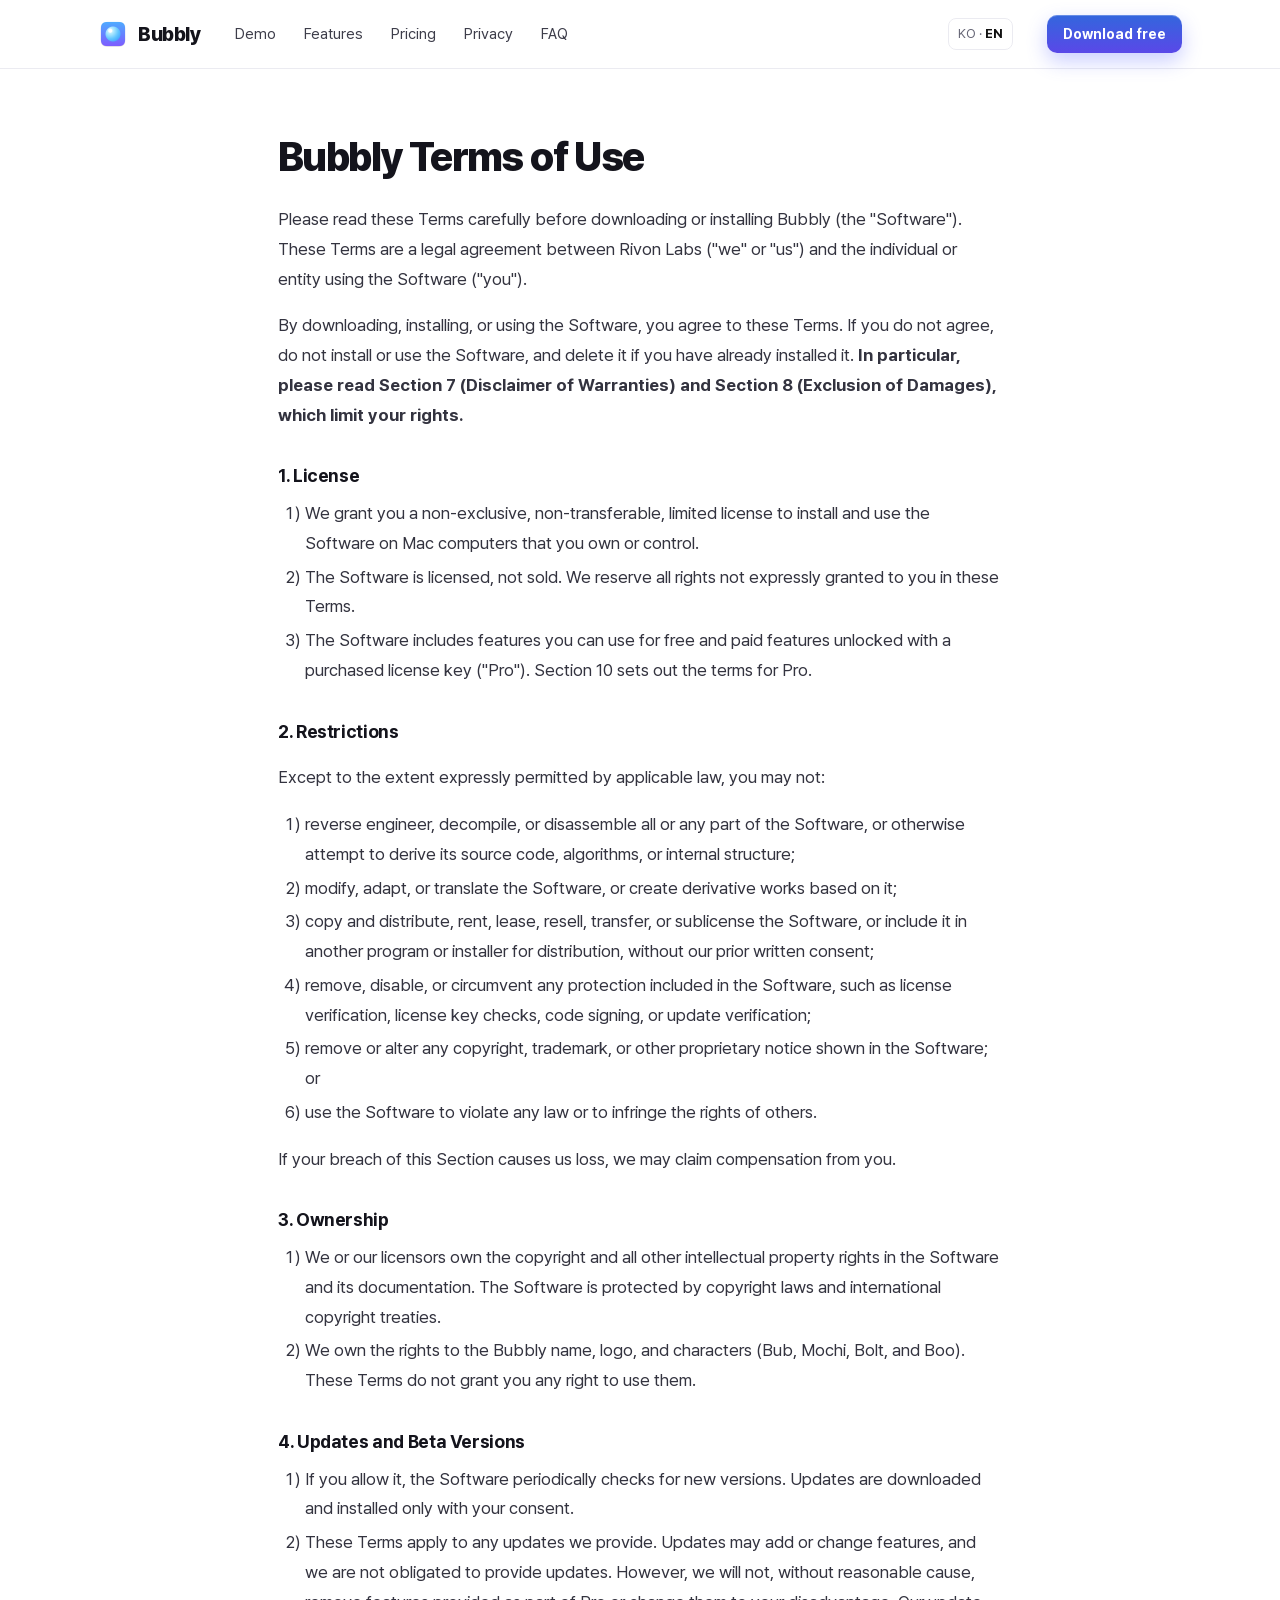
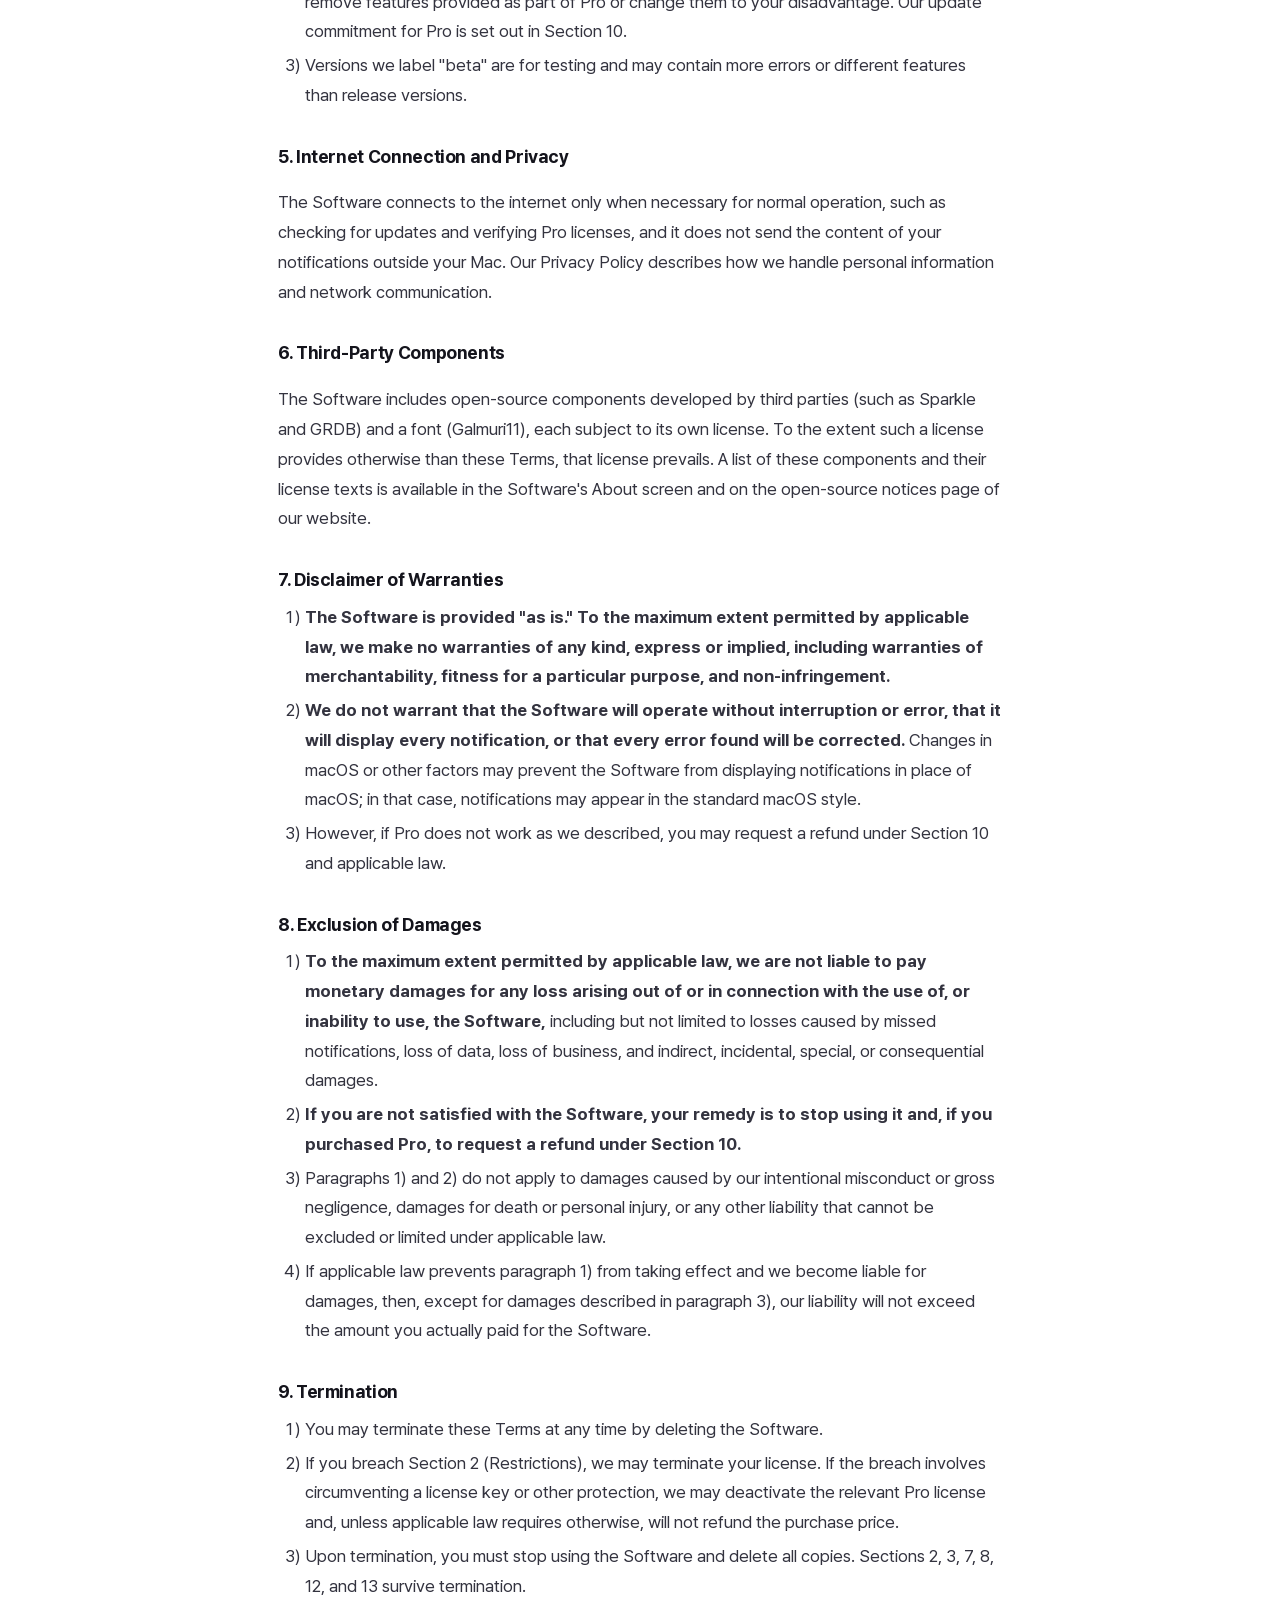
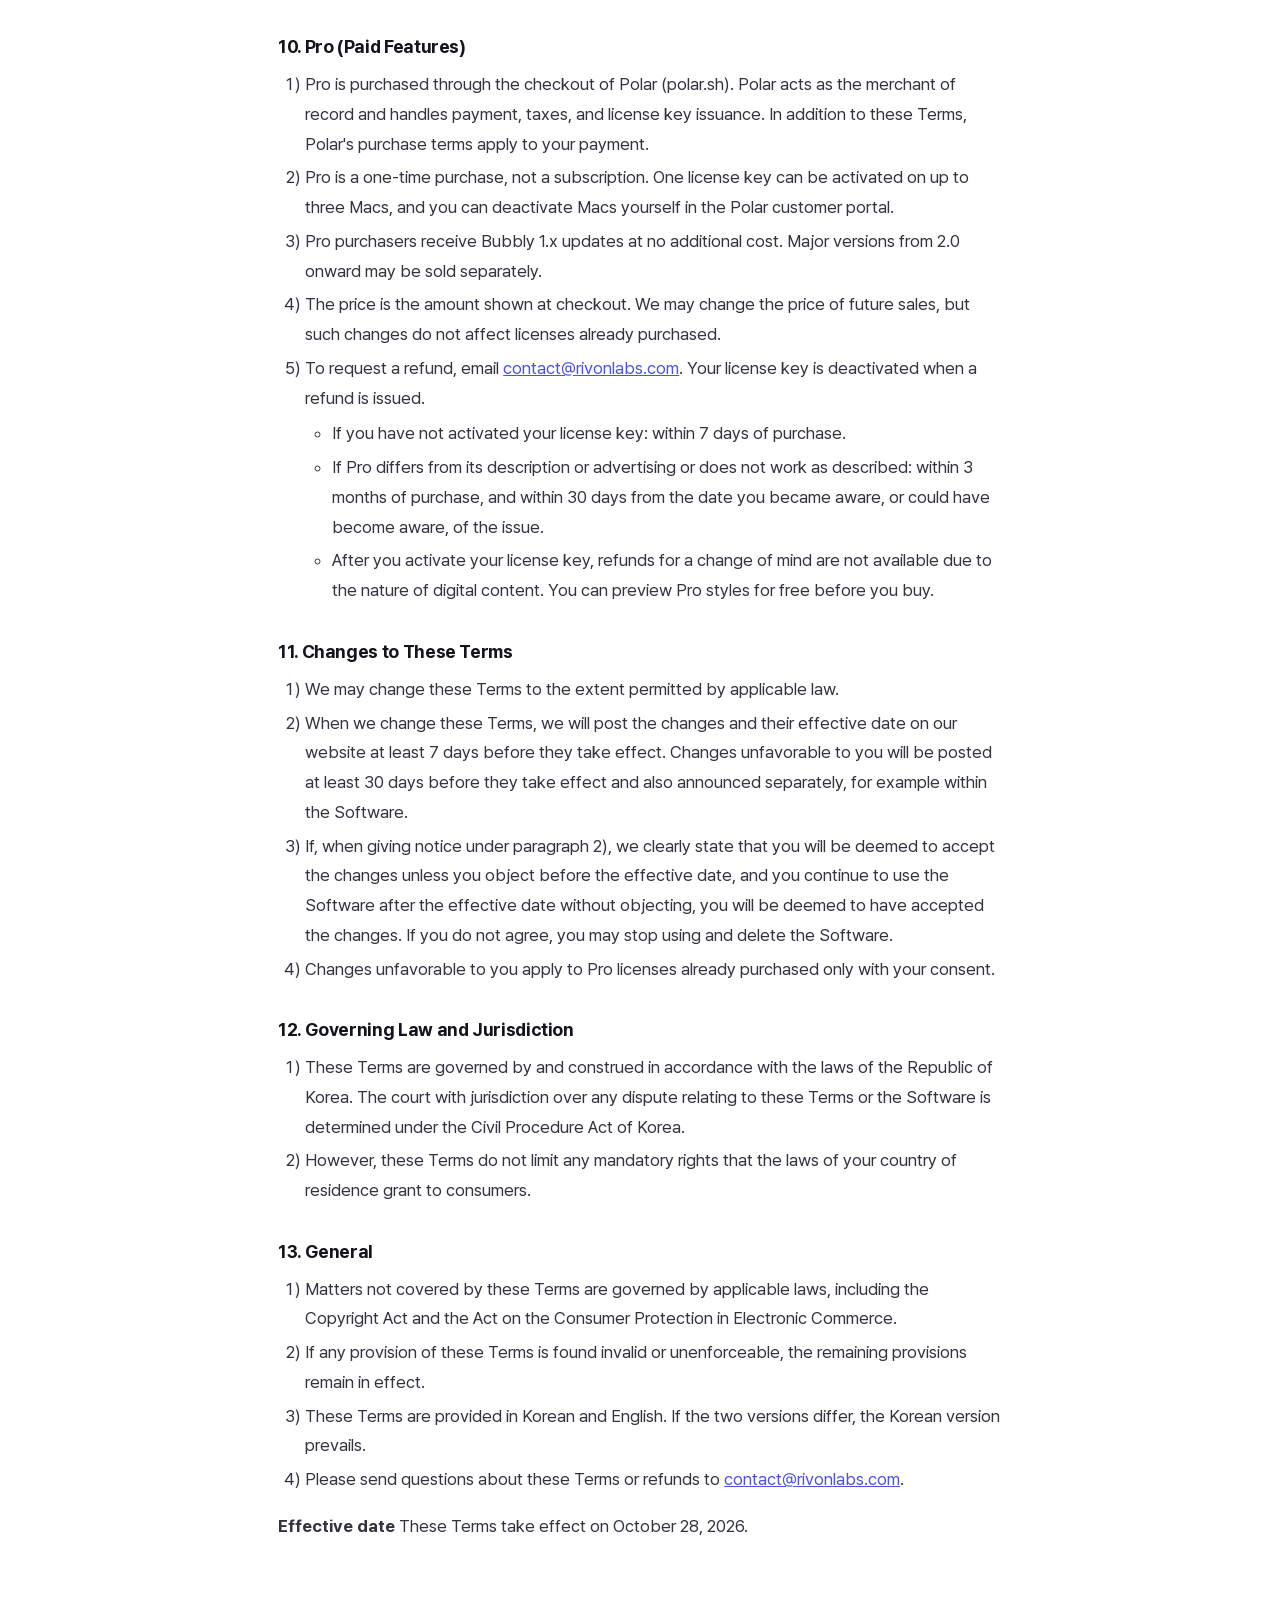
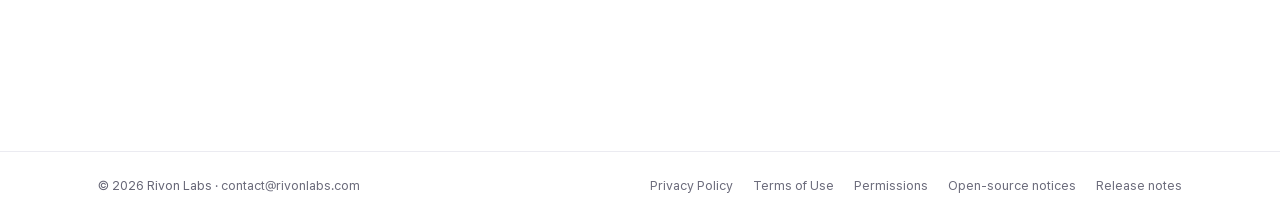
<file: en/terms/index.html>
<!doctype html><html lang=en><head><meta charset=utf-8><meta name=viewport content="width=device-width,initial-scale=1"><title>Terms of Use · Bubbly</title><meta name=description content="Bubbly Terms of Use — license, restrictions, Pro (paid features) and refunds, disclaimer of warranties, and exclusion of damages. Effective October 28, 2026."><link rel=canonical href=https://bubbly.rivonlabs.com/en/terms/><link rel=alternate hreflang=ko href=https://bubbly.rivonlabs.com/ko/terms/><link rel=alternate hreflang=en href=https://bubbly.rivonlabs.com/en/terms/><link rel=alternate hreflang=x-default href=https://bubbly.rivonlabs.com/en/terms/><meta property="og:type" content="website"><meta property="og:site_name" content="Bubbly"><meta property="og:title" content="Terms of Use · Bubbly"><meta property="og:description" content="Bubbly Terms of Use — license, restrictions, Pro (paid features) and refunds, disclaimer of warranties, and exclusion of damages. Effective October 28, 2026."><meta property="og:url" content="https://bubbly.rivonlabs.com/en/terms/"><meta property="og:locale" content="en_US"><meta property="og:locale:alternate" content="ko_KR"><meta property="og:image" content="https://bubbly.rivonlabs.com/og/og-en.png"><meta property="og:image:type" content="image/png"><meta property="og:image:width" content="1200"><meta property="og:image:height" content="630"><meta property="og:image:alt" content="Notifications, wherever you want. However you like. — Bubbly, a macOS notification app"><meta name=twitter:card content="summary_large_image"><meta name=twitter:title content="Terms of Use · Bubbly"><meta name=twitter:description content="Bubbly Terms of Use — license, restrictions, Pro (paid features) and refunds, disclaimer of warranties, and exclusion of damages. Effective October 28, 2026."><meta name=twitter:image content="https://bubbly.rivonlabs.com/og/og-en.png"><meta name=twitter:image:alt content="Notifications, wherever you want. However you like. — Bubbly, a macOS notification app"><link rel=icon type=image/png sizes=32x32 href=/appicon/icon_512x512@2x_hu_91fd1f2b5e61d1b0.png><link rel=apple-touch-icon sizes=180x180 href=/appicon/icon_512x512@2x_hu_1df1057c3ea352f9.png><link rel=stylesheet href=/fonts/pretendard/pretendardvariable-dynamic-subset.css><link rel=stylesheet href=/css/site.min.9dec75f15ca5b13d2c6d002a85505eb5145482e2b2a4b330efa831437ac83fa6.css><script src=/js/site.min.866a02a03ba2d2b5994fe395c3e2aa21d0e295c9466c5890f970a50ed70f2d80.js defer></script><script data-analytics>(function(){var e,t="G-58SKVZ9543",s="bubbly.rivonlabs.com",n=navigator.doNotTrack||window.doNotTrack||navigator.msDoNotTrack;if(n=="1"||n=="yes"||location.hostname!==s)return;window.dataLayer=window.dataLayer||[],window.gtag=function(){dataLayer.push(arguments)},gtag("js",new Date),gtag("config",t),e=document.createElement("script"),e.async=!0,e.src="https://www.googletagmanager.com/gtag/js?id="+t,document.head.appendChild(e)})()</script></head><body class=doc-page><a class=skip href=#main>Skip to content</a><nav class=nav aria-label="Main menu"><div class="wrap nav-in"><a class=logo href=/en/><img src=/appicon/icon_512x512@2x_hu_10f8828b4f5840f7.png width=30 height=30 alt>
<span>Bubbly</span></a><div class=links><a href=/en/#demo>Demo</a>
<a href=/en/#features>Features</a>
<a href=/en/#pricing>Pricing</a>
<a href=/en/#privacy>Privacy</a>
<a href=/en/#faq>FAQ</a></div><span class=sp></span>
<span class=lang role=group aria-label=Language><a href=/ko/terms/ lang=ko hreflang=ko aria-label="KO · 한국어" data-lang=ko>KO</a><span aria-hidden=true> · </span><a href=/en/terms/ lang=en hreflang=en aria-label="EN · English" data-lang=en class=on aria-current=true>EN</a></span>
<a class="btn btn-pri btn-sm" href=https://github.com/powerumc/bubbly.github.io/releases/download/v1.0.0/Bubbly-1.0.0.dmg data-download data-slot=nav>Download free</a></div></nav><main id=main tabindex=-1><article class="doc wrap"><h1>Bubbly Terms of Use</h1><p>Please read these Terms carefully before downloading or installing Bubbly (the "Software"). These Terms are a legal agreement between Rivon Labs ("we" or "us") and the individual or entity using the Software ("you").</p><p>By downloading, installing, or using the Software, you agree to these Terms. If you do not agree, do not install or use the Software, and delete it if you have already installed it. <strong>In particular, please read Section 7 (Disclaimer of Warranties) and Section 8 (Exclusion of Damages), which limit your rights.</strong></p><h3 id=1-license>1. License</h3><ol><li>We grant you a non-exclusive, non-transferable, limited license to install and use the Software on Mac computers that you own or control.</li><li>The Software is licensed, not sold. We reserve all rights not expressly granted to you in these Terms.</li><li>The Software includes features you can use for free and paid features unlocked with a purchased license key ("Pro"). Section 10 sets out the terms for Pro.</li></ol><h3 id=2-restrictions>2. Restrictions</h3><p>Except to the extent expressly permitted by applicable law, you may not:</p><ol><li>reverse engineer, decompile, or disassemble all or any part of the Software, or otherwise attempt to derive its source code, algorithms, or internal structure;</li><li>modify, adapt, or translate the Software, or create derivative works based on it;</li><li>copy and distribute, rent, lease, resell, transfer, or sublicense the Software, or include it in another program or installer for distribution, without our prior written consent;</li><li>remove, disable, or circumvent any protection included in the Software, such as license verification, license key checks, code signing, or update verification;</li><li>remove or alter any copyright, trademark, or other proprietary notice shown in the Software; or</li><li>use the Software to violate any law or to infringe the rights of others.</li></ol><p>If your breach of this Section causes us loss, we may claim compensation from you.</p><h3 id=3-ownership>3. Ownership</h3><ol><li>We or our licensors own the copyright and all other intellectual property rights in the Software and its documentation. The Software is protected by copyright laws and international copyright treaties.</li><li>We own the rights to the Bubbly name, logo, and characters (Bub, Mochi, Bolt, and Boo). These Terms do not grant you any right to use them.</li></ol><h3 id=4-updates-and-beta-versions>4. Updates and Beta Versions</h3><ol><li>If you allow it, the Software periodically checks for new versions. Updates are downloaded and installed only with your consent.</li><li>These Terms apply to any updates we provide. Updates may add or change features, and we are not obligated to provide updates. However, we will not, without reasonable cause, remove features provided as part of Pro or change them to your disadvantage. Our update commitment for Pro is set out in Section 10.</li><li>Versions we label "beta" are for testing and may contain more errors or different features than release versions.</li></ol><h3 id=5-internet-connection-and-privacy>5. Internet Connection and Privacy</h3><p>The Software connects to the internet only when necessary for normal operation, such as checking for updates and verifying Pro licenses, and it does not send the content of your notifications outside your Mac. Our Privacy Policy describes how we handle personal information and network communication.</p><h3 id=6-third-party-components>6. Third-Party Components</h3><p>The Software includes open-source components developed by third parties (such as Sparkle and GRDB) and a font (Galmuri11), each subject to its own license. To the extent such a license provides otherwise than these Terms, that license prevails. A list of these components and their license texts is available in the Software's About screen and on the open-source notices page of our website.</p><h3 id=7-disclaimer-of-warranties>7. Disclaimer of Warranties</h3><ol><li><strong>The Software is provided "as is." To the maximum extent permitted by applicable law, we make no warranties of any kind, express or implied, including warranties of merchantability, fitness for a particular purpose, and non-infringement.</strong></li><li><strong>We do not warrant that the Software will operate without interruption or error, that it will display every notification, or that every error found will be corrected.</strong> Changes in macOS or other factors may prevent the Software from displaying notifications in place of macOS; in that case, notifications may appear in the standard macOS style.</li><li>However, if Pro does not work as we described, you may request a refund under Section 10 and applicable law.</li></ol><h3 id=8-exclusion-of-damages>8. Exclusion of Damages</h3><ol><li><strong>To the maximum extent permitted by applicable law, we are not liable to pay monetary damages for any loss arising out of or in connection with the use of, or inability to use, the Software,</strong> including but not limited to losses caused by missed notifications, loss of data, loss of business, and indirect, incidental, special, or consequential damages.</li><li><strong>If you are not satisfied with the Software, your remedy is to stop using it and, if you purchased Pro, to request a refund under Section 10.</strong></li><li>Paragraphs 1) and 2) do not apply to damages caused by our intentional misconduct or gross negligence, damages for death or personal injury, or any other liability that cannot be excluded or limited under applicable law.</li><li>If applicable law prevents paragraph 1) from taking effect and we become liable for damages, then, except for damages described in paragraph 3), our liability will not exceed the amount you actually paid for the Software.</li></ol><h3 id=9-termination>9. Termination</h3><ol><li>You may terminate these Terms at any time by deleting the Software.</li><li>If you breach Section 2 (Restrictions), we may terminate your license. If the breach involves circumventing a license key or other protection, we may deactivate the relevant Pro license and, unless applicable law requires otherwise, will not refund the purchase price.</li><li>Upon termination, you must stop using the Software and delete all copies. Sections 2, 3, 7, 8, 12, and 13 survive termination.</li></ol><h3 id=10-pro-paid-features>10. Pro (Paid Features)</h3><ol><li>Pro is purchased through the checkout of Polar (polar.sh). Polar acts as the merchant of record and handles payment, taxes, and license key issuance. In addition to these Terms, Polar's purchase terms apply to your payment.</li><li>Pro is a one-time purchase, not a subscription. One license key can be activated on up to three Macs, and you can deactivate Macs yourself in the Polar customer portal.</li><li>Pro purchasers receive Bubbly 1.x updates at no additional cost. Major versions from 2.0 onward may be sold separately.</li><li>The price is the amount shown at checkout. We may change the price of future sales, but such changes do not affect licenses already purchased.</li><li>To request a refund, email <a href=mailto:contact@rivonlabs.com>contact@rivonlabs.com</a>. Your license key is deactivated when a refund is issued.<ul><li>If you have not activated your license key: within 7 days of purchase.</li><li>If Pro differs from its description or advertising or does not work as described: within 3 months of purchase, and within 30 days from the date you became aware, or could have become aware, of the issue.</li><li>After you activate your license key, refunds for a change of mind are not available due to the nature of digital content. You can preview Pro styles for free before you buy.</li></ul></li></ol><h3 id=11-changes-to-these-terms>11. Changes to These Terms</h3><ol><li>We may change these Terms to the extent permitted by applicable law.</li><li>When we change these Terms, we will post the changes and their effective date on our website at least 7 days before they take effect. Changes unfavorable to you will be posted at least 30 days before they take effect and also announced separately, for example within the Software.</li><li>If, when giving notice under paragraph 2), we clearly state that you will be deemed to accept the changes unless you object before the effective date, and you continue to use the Software after the effective date without objecting, you will be deemed to have accepted the changes. If you do not agree, you may stop using and delete the Software.</li><li>Changes unfavorable to you apply to Pro licenses already purchased only with your consent.</li></ol><h3 id=12-governing-law-and-jurisdiction>12. Governing Law and Jurisdiction</h3><ol><li>These Terms are governed by and construed in accordance with the laws of the Republic of Korea. The court with jurisdiction over any dispute relating to these Terms or the Software is determined under the Civil Procedure Act of Korea.</li><li>However, these Terms do not limit any mandatory rights that the laws of your country of residence grant to consumers.</li></ol><h3 id=13-general>13. General</h3><ol><li>Matters not covered by these Terms are governed by applicable laws, including the Copyright Act and the Act on the Consumer Protection in Electronic Commerce.</li><li>If any provision of these Terms is found invalid or unenforceable, the remaining provisions remain in effect.</li><li>These Terms are provided in Korean and English. If the two versions differ, the Korean version prevails.</li><li>Please send questions about these Terms or refunds to <a href=mailto:contact@rivonlabs.com>contact@rivonlabs.com</a>.</li></ol><p><strong>Effective date</strong> These Terms take effect on October 28, 2026.</p></article></main><footer class=foot><div class="wrap foot-in"><span>© 2026 Rivon Labs · <a href=mailto:contact@rivonlabs.com>contact@rivonlabs.com</a></span><nav aria-label="Legal notices and links"><a href=/en/privacy/>Privacy Policy</a>
<a href=/en/terms/>Terms of Use</a>
<a href=/en/permissions/>Permissions</a>
<a href=/en/licenses/>Open-source notices</a>
<a href=/en/releases/>Release notes</a></nav></div></footer></body></html>
</file>
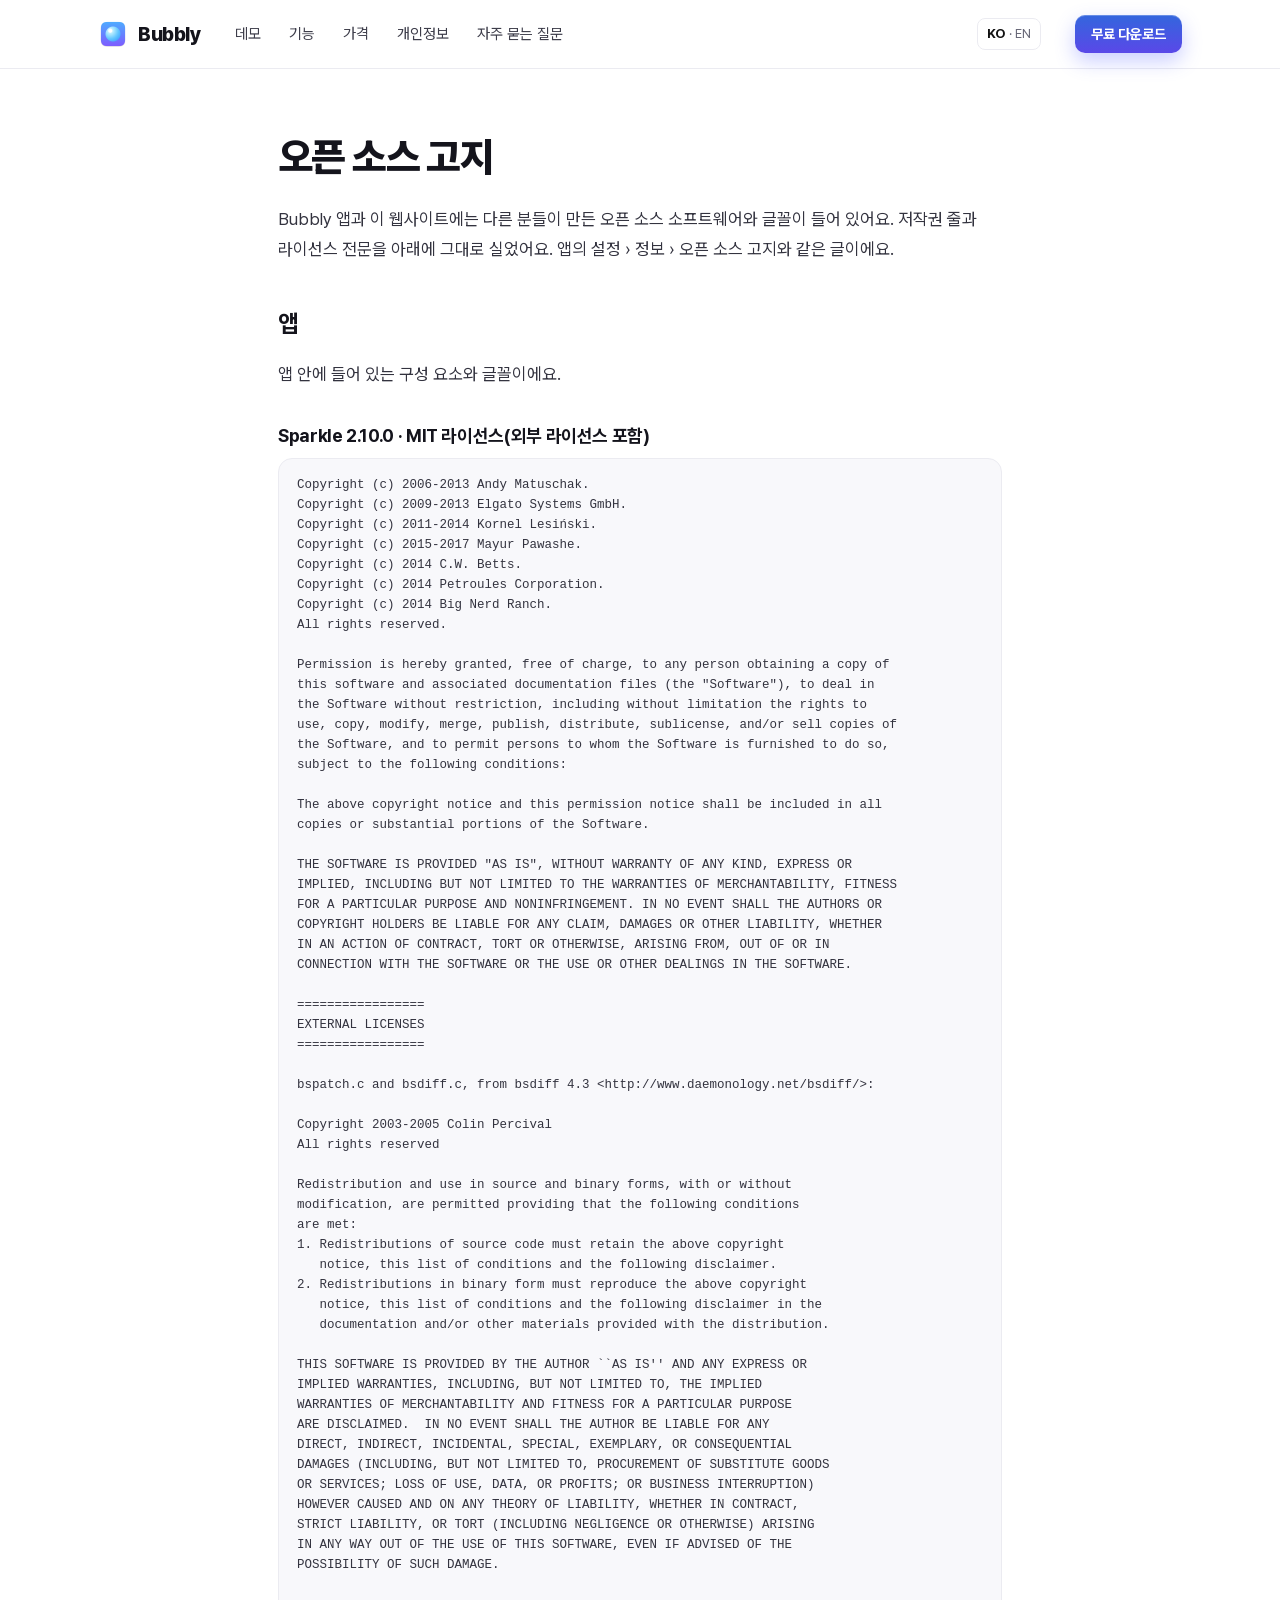
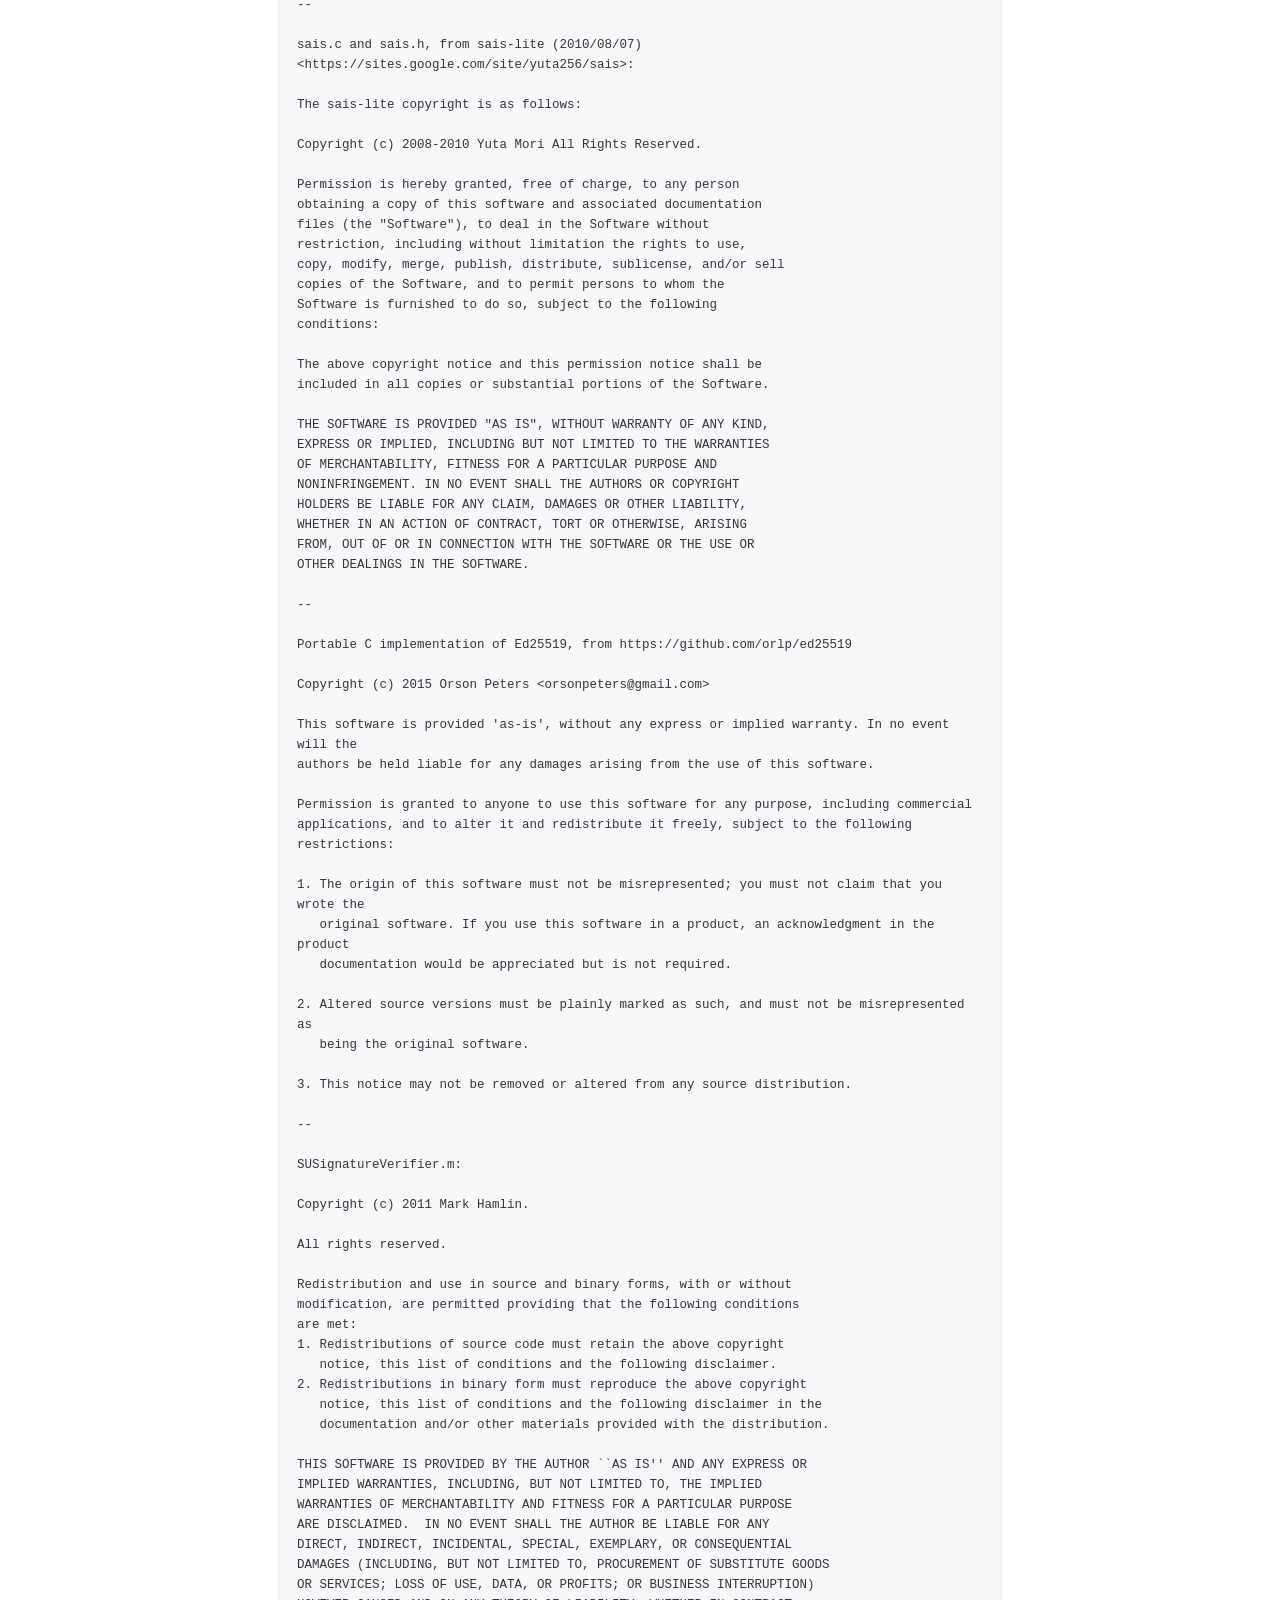
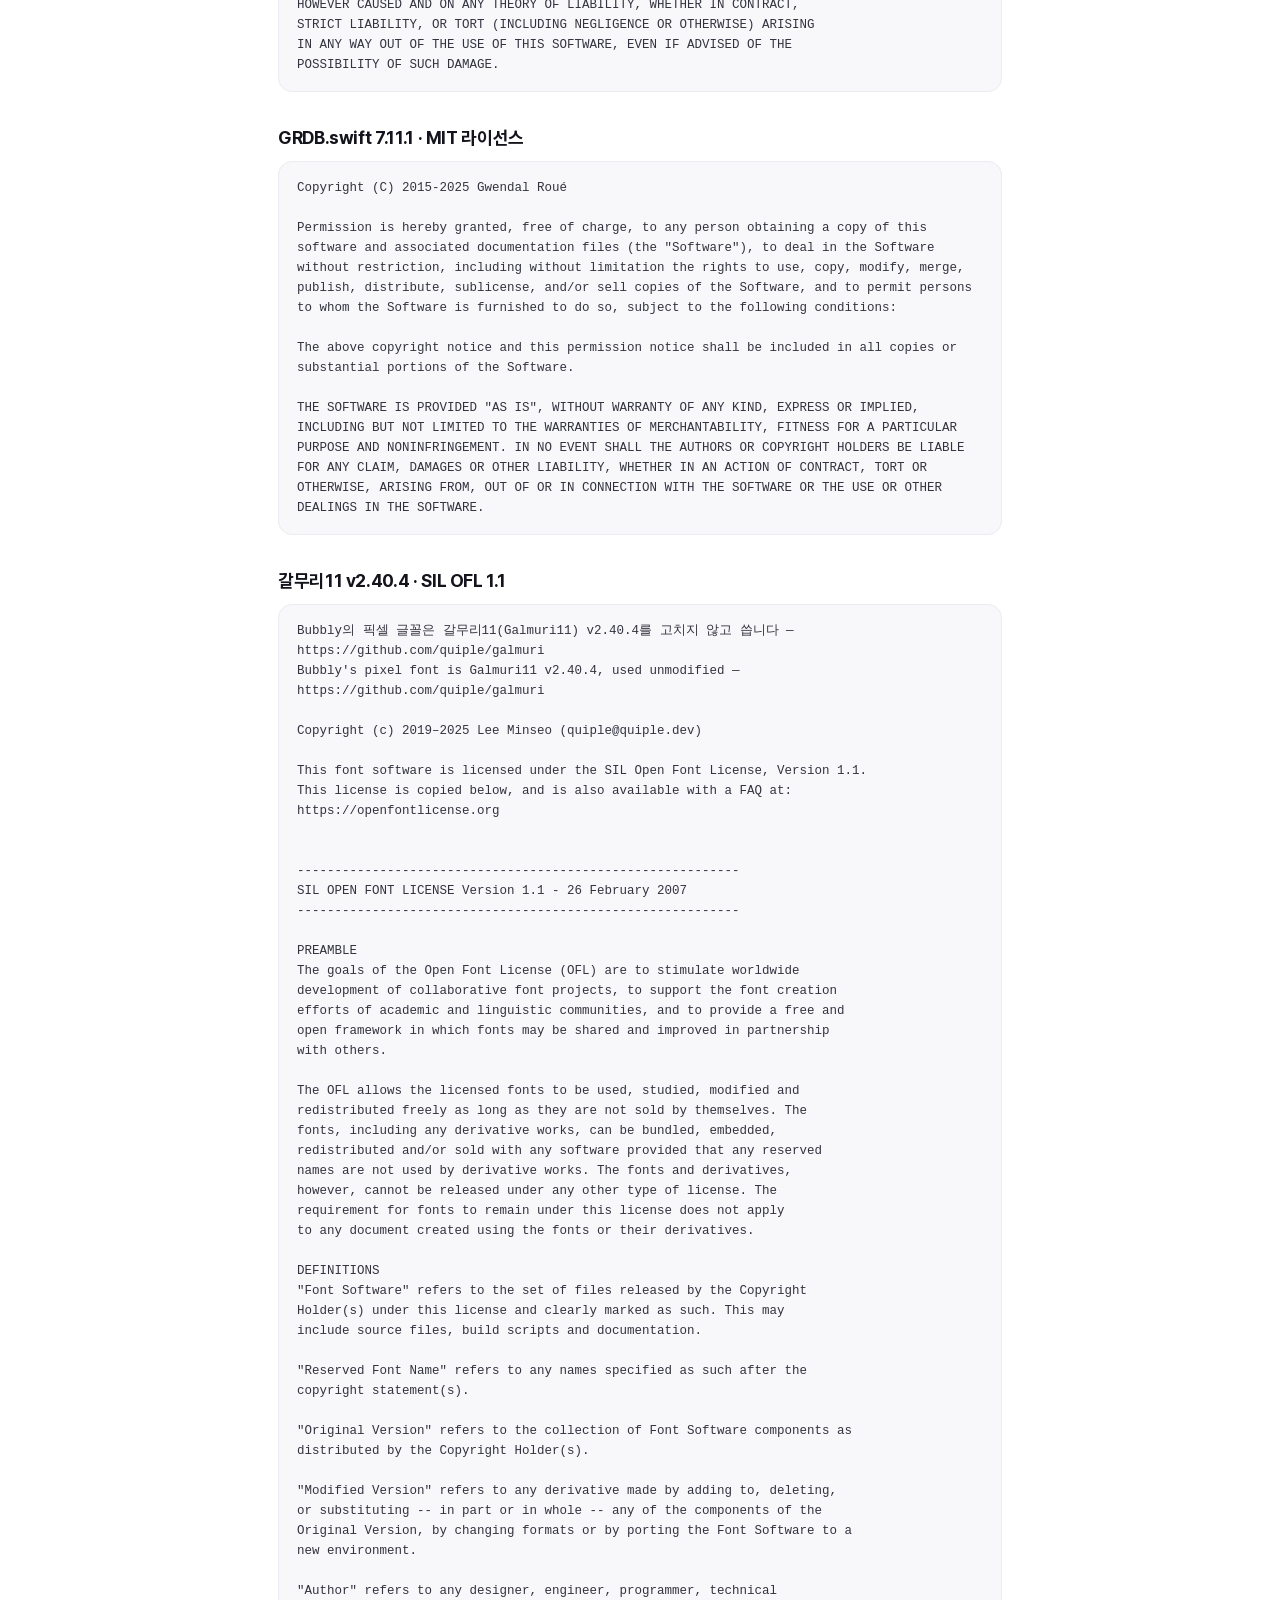
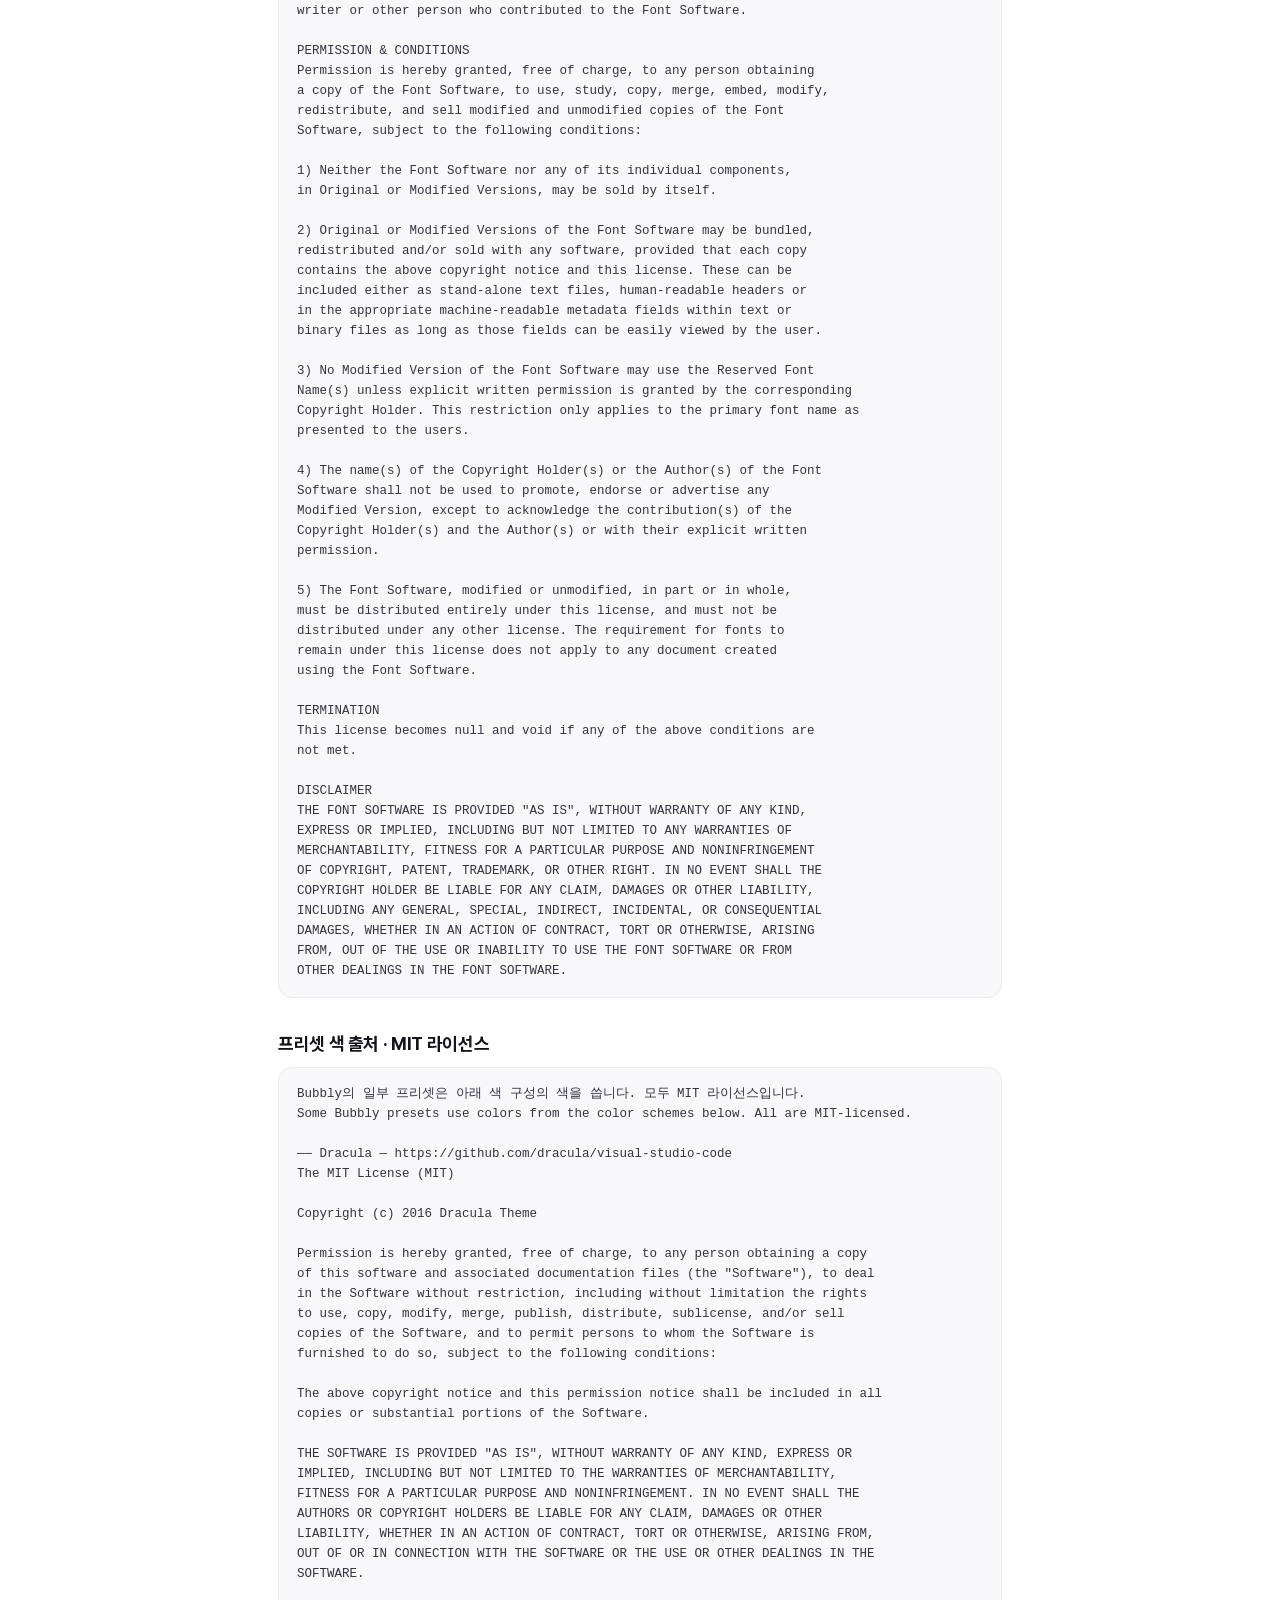
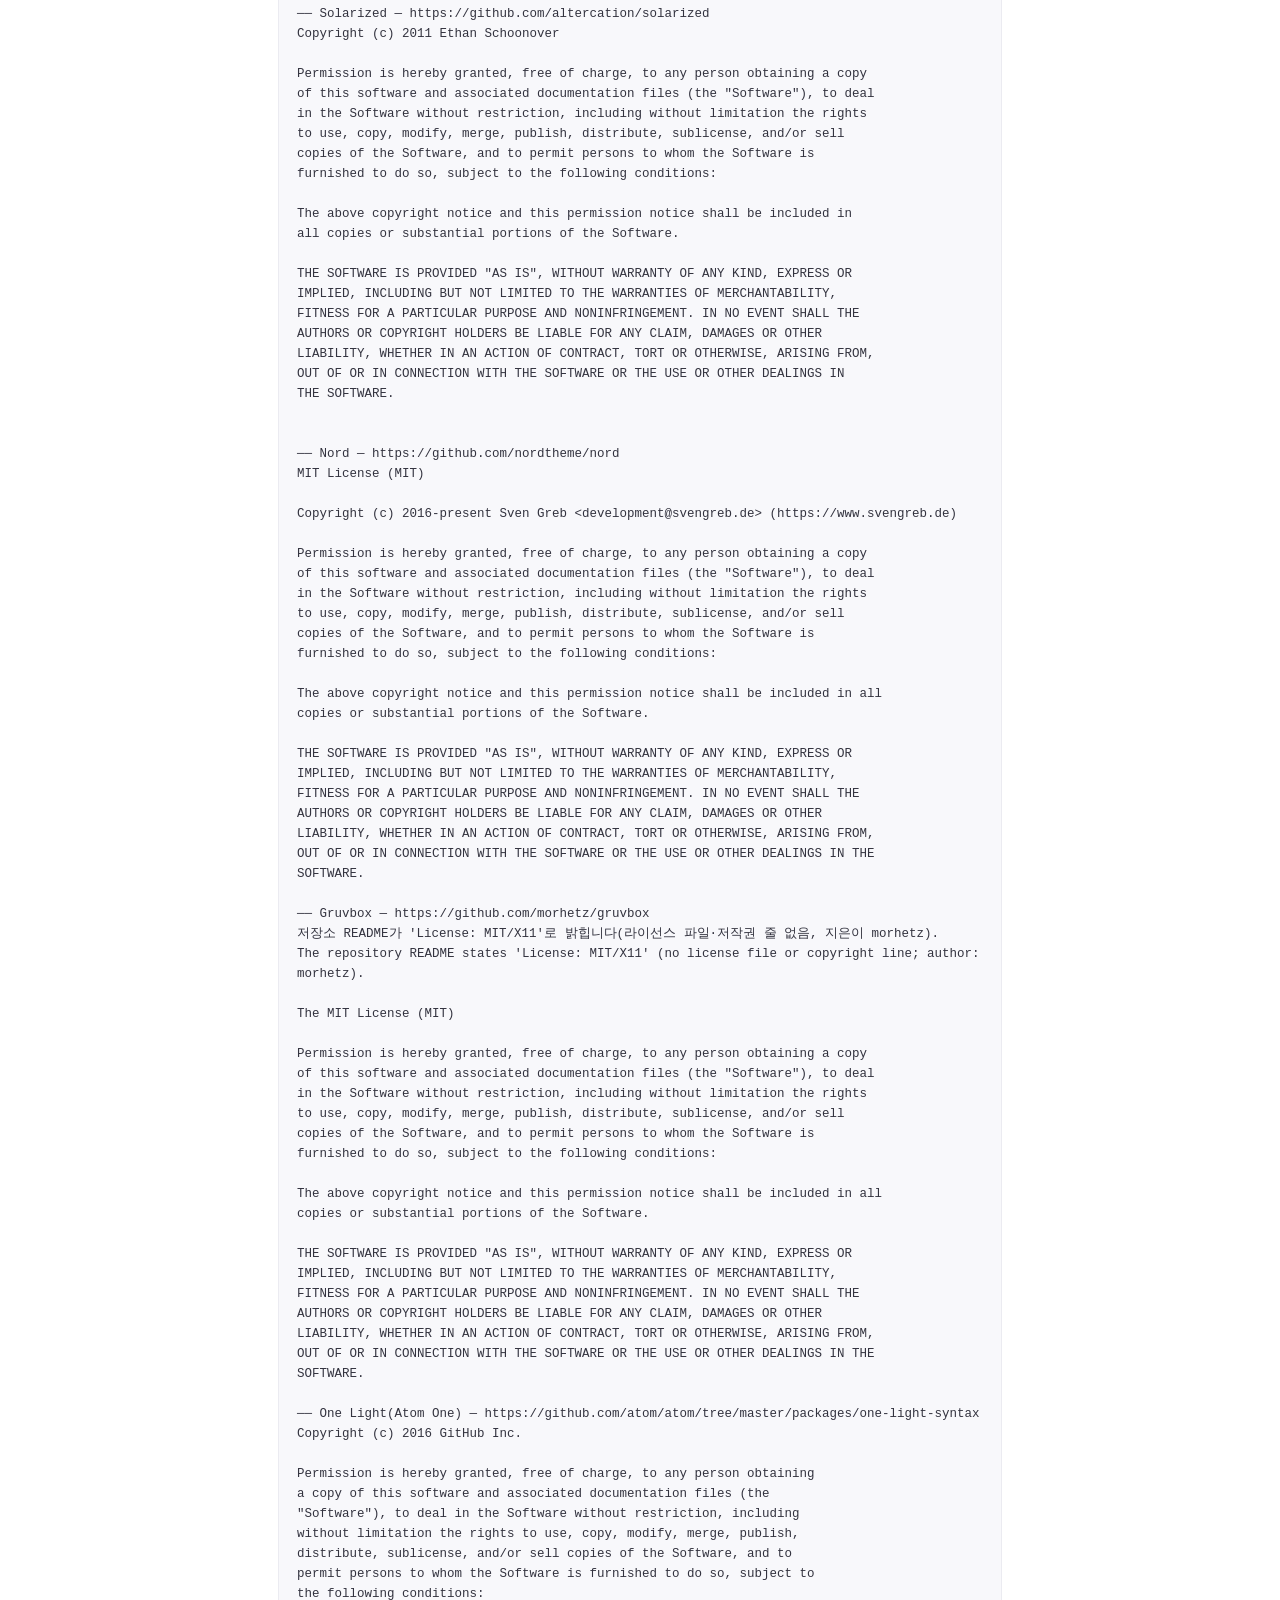
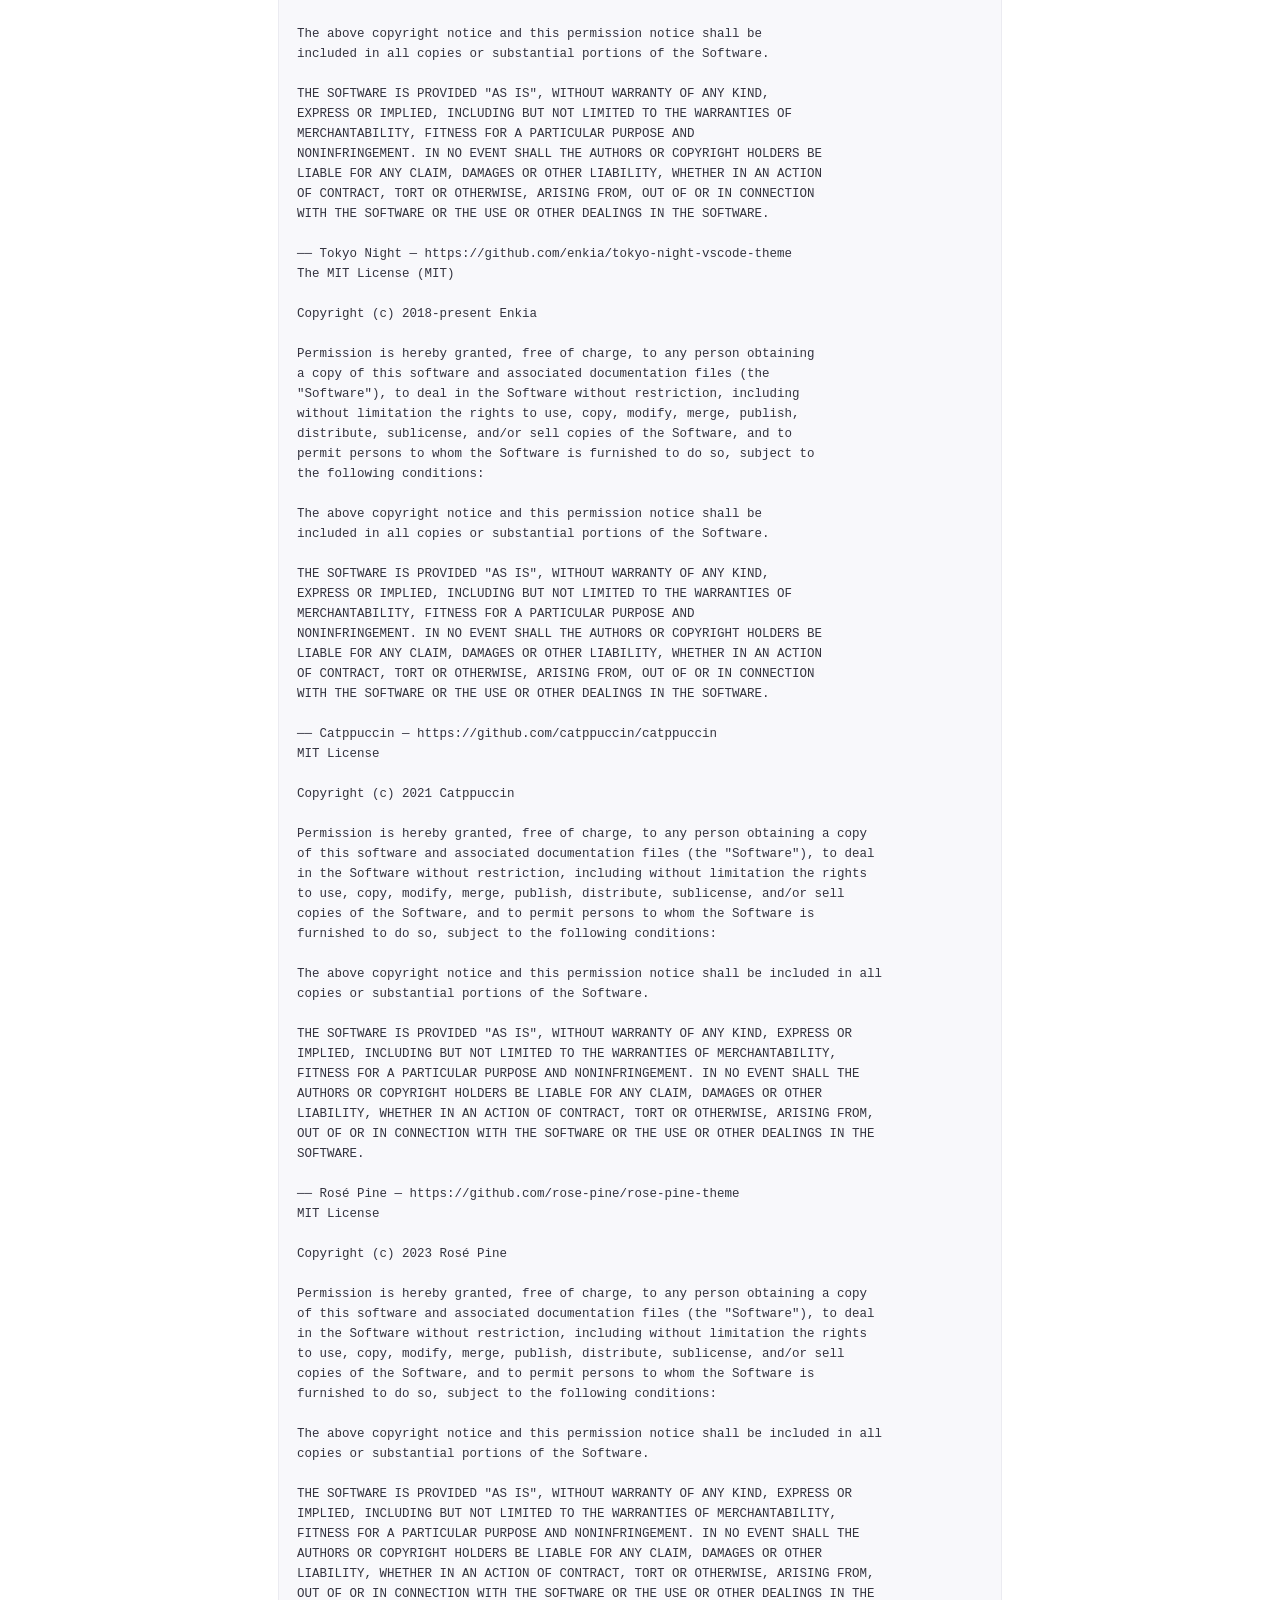
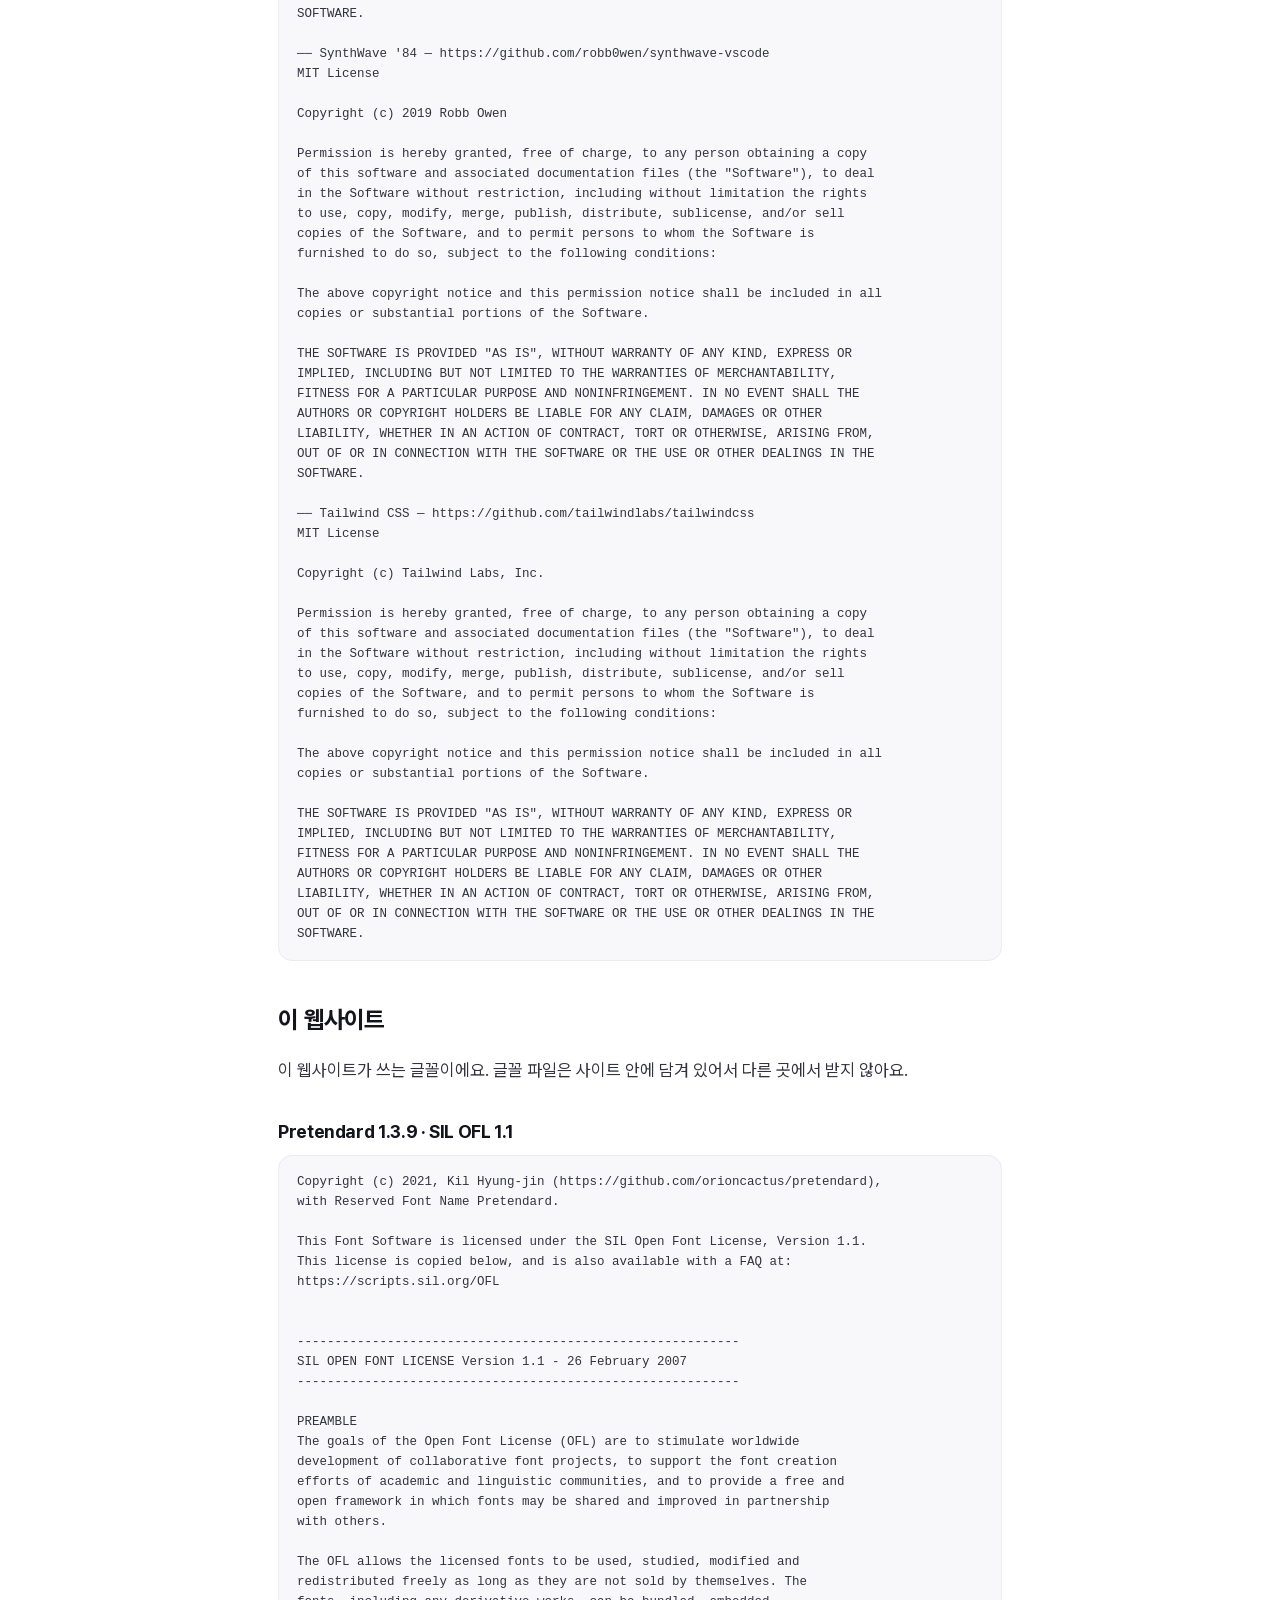
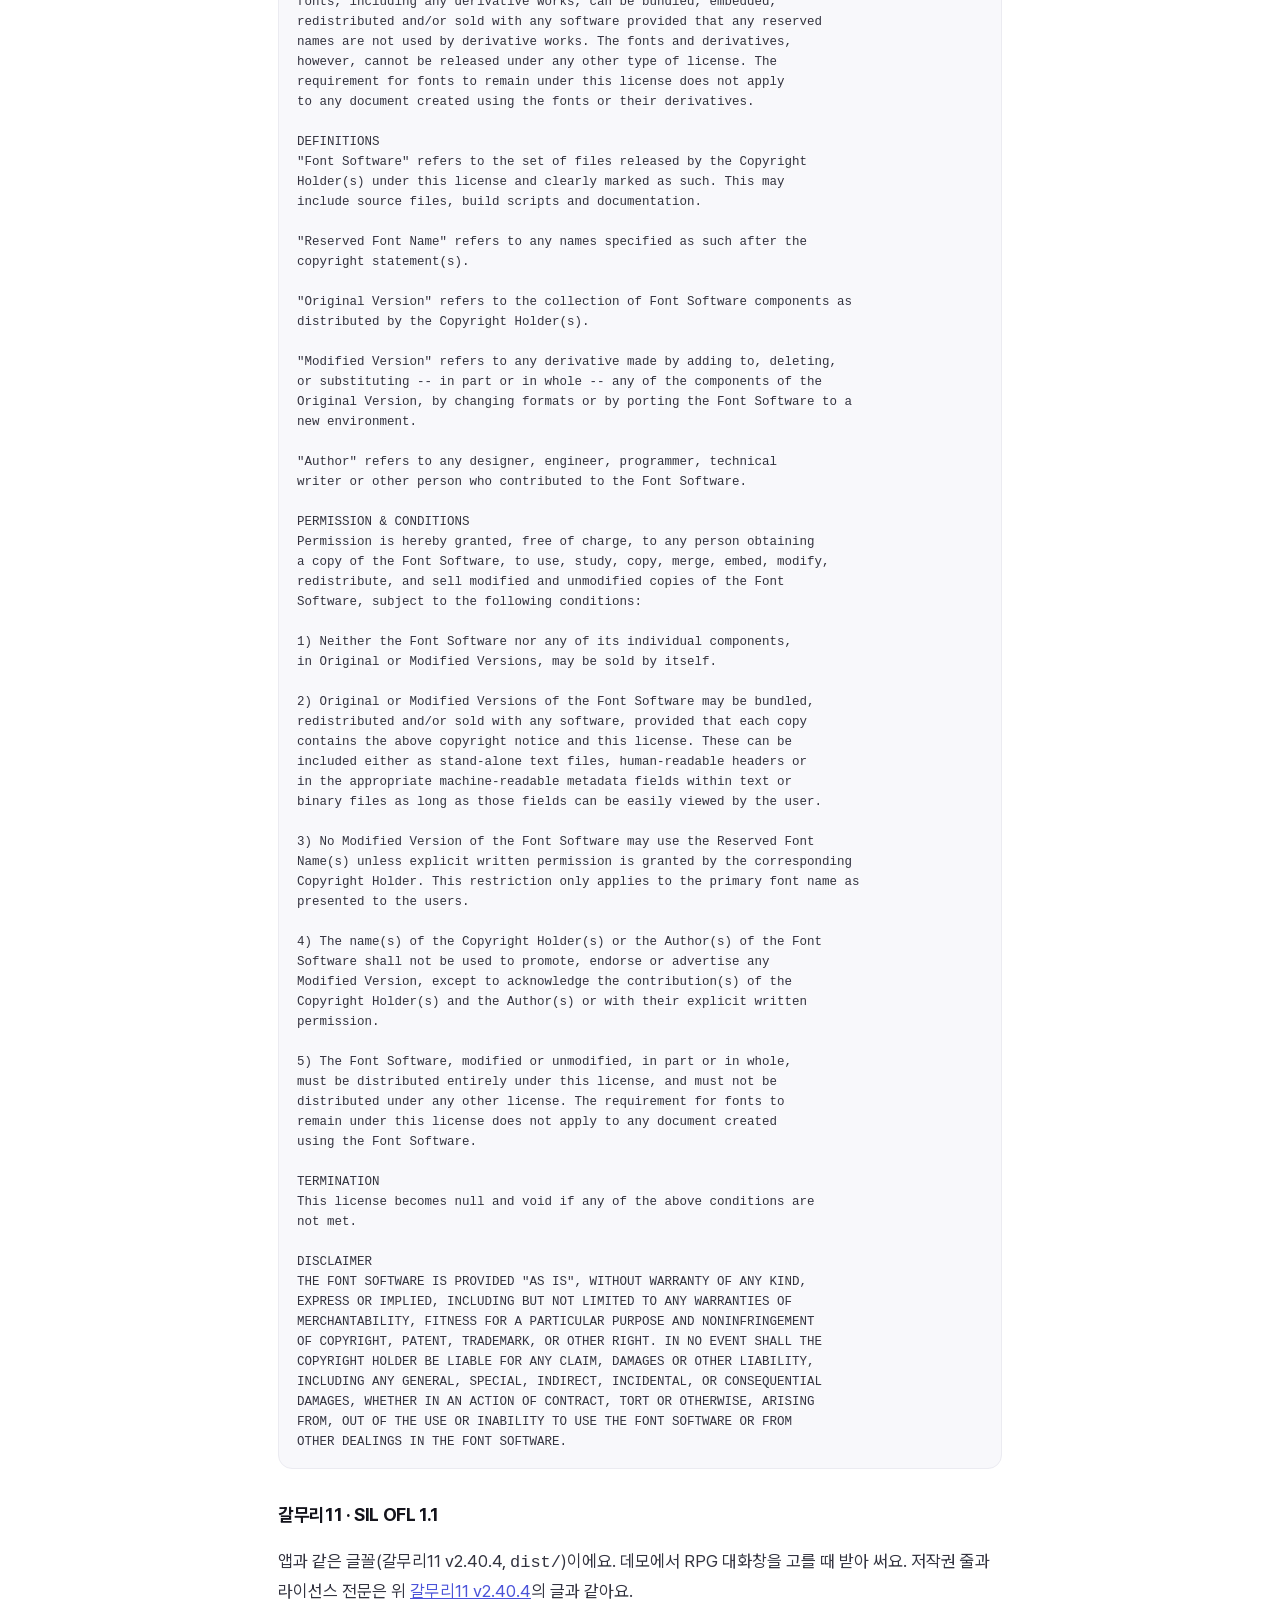
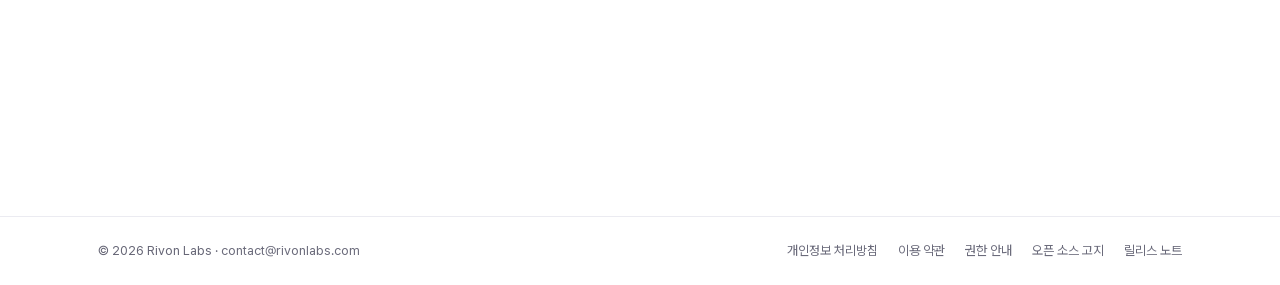
<file: ko/licenses/index.html>
<!doctype html><html lang=ko><head><meta charset=utf-8><meta name=viewport content="width=device-width,initial-scale=1"><title>오픈 소스 고지 · Bubbly</title><meta name=description content="Bubbly 앱이 쓰는 오픈 소스(Sparkle · GRDB.swift · 프리셋 색 출처)와 갈무리11 글꼴, 이 웹사이트가 쓰는 Pretendard 글꼴의 저작권 줄과 라이선스 전문이에요."><link rel=canonical href=https://bubbly.rivonlabs.com/ko/licenses/><link rel=alternate hreflang=ko href=https://bubbly.rivonlabs.com/ko/licenses/><link rel=alternate hreflang=en href=https://bubbly.rivonlabs.com/en/licenses/><link rel=alternate hreflang=x-default href=https://bubbly.rivonlabs.com/en/licenses/><meta property="og:type" content="website"><meta property="og:site_name" content="Bubbly"><meta property="og:title" content="오픈 소스 고지 · Bubbly"><meta property="og:description" content="Bubbly 앱이 쓰는 오픈 소스(Sparkle · GRDB.swift · 프리셋 색 출처)와 갈무리11 글꼴, 이 웹사이트가 쓰는 Pretendard 글꼴의 저작권 줄과 라이선스 전문이에요."><meta property="og:url" content="https://bubbly.rivonlabs.com/ko/licenses/"><meta property="og:locale" content="ko_KR"><meta property="og:locale:alternate" content="en_US"><meta property="og:image" content="https://bubbly.rivonlabs.com/og/og-ko.png"><meta property="og:image:type" content="image/png"><meta property="og:image:width" content="1200"><meta property="og:image:height" content="630"><meta property="og:image:alt" content="알림을, 원하는 곳에. 원하는 모양으로. — Bubbly, macOS 알림 앱"><meta name=twitter:card content="summary_large_image"><meta name=twitter:title content="오픈 소스 고지 · Bubbly"><meta name=twitter:description content="Bubbly 앱이 쓰는 오픈 소스(Sparkle · GRDB.swift · 프리셋 색 출처)와 갈무리11 글꼴, 이 웹사이트가 쓰는 Pretendard 글꼴의 저작권 줄과 라이선스 전문이에요."><meta name=twitter:image content="https://bubbly.rivonlabs.com/og/og-ko.png"><meta name=twitter:image:alt content="알림을, 원하는 곳에. 원하는 모양으로. — Bubbly, macOS 알림 앱"><link rel=icon type=image/png sizes=32x32 href=/appicon/icon_512x512@2x_hu_91fd1f2b5e61d1b0.png><link rel=apple-touch-icon sizes=180x180 href=/appicon/icon_512x512@2x_hu_1df1057c3ea352f9.png><link rel=stylesheet href=/fonts/pretendard/pretendardvariable-dynamic-subset.css><link rel=stylesheet href=/css/site.min.9dec75f15ca5b13d2c6d002a85505eb5145482e2b2a4b330efa831437ac83fa6.css><script src=/js/site.min.866a02a03ba2d2b5994fe395c3e2aa21d0e295c9466c5890f970a50ed70f2d80.js defer></script><script data-analytics>(function(){var e,t="G-58SKVZ9543",s="bubbly.rivonlabs.com",n=navigator.doNotTrack||window.doNotTrack||navigator.msDoNotTrack;if(n=="1"||n=="yes"||location.hostname!==s)return;window.dataLayer=window.dataLayer||[],window.gtag=function(){dataLayer.push(arguments)},gtag("js",new Date),gtag("config",t),e=document.createElement("script"),e.async=!0,e.src="https://www.googletagmanager.com/gtag/js?id="+t,document.head.appendChild(e)})()</script></head><body class=doc-page><a class=skip href=#main>본문으로 건너뛰기</a><nav class=nav aria-label="주 메뉴"><div class="wrap nav-in"><a class=logo href=/ko/><img src=/appicon/icon_512x512@2x_hu_10f8828b4f5840f7.png width=30 height=30 alt>
<span>Bubbly</span></a><div class=links><a href=/ko/#demo>데모</a>
<a href=/ko/#features>기능</a>
<a href=/ko/#pricing>가격</a>
<a href=/ko/#privacy>개인정보</a>
<a href=/ko/#faq>자주 묻는 질문</a></div><span class=sp></span>
<span class=lang role=group aria-label=언어><a href=/ko/licenses/ lang=ko hreflang=ko aria-label="KO · 한국어" data-lang=ko class=on aria-current=true>KO</a><span aria-hidden=true> · </span><a href=/en/licenses/ lang=en hreflang=en aria-label="EN · English" data-lang=en>EN</a></span>
<a class="btn btn-pri btn-sm" href=https://github.com/powerumc/bubbly.github.io/releases/download/v1.0.0/Bubbly-1.0.0.dmg data-download data-slot=nav>무료 다운로드</a></div></nav><main id=main tabindex=-1><article class="doc wrap"><h1>오픈 소스 고지</h1><p>Bubbly 앱과 이 웹사이트에는 다른 분들이 만든 오픈 소스 소프트웨어와 글꼴이 들어 있어요. 저작권 줄과 라이선스 전문을 아래에 그대로 실었어요. 앱의 설정 › 정보 › 오픈 소스 고지와 같은 글이에요.</p><h2 id=app>앱</h2><p>앱 안에 들어 있는 구성 요소와 글꼴이에요.</p><h3 id=sparkle>Sparkle 2.10.0 · MIT 라이선스(외부 라이선스 포함)</h3><pre class=notice lang=en>Copyright (c) 2006-2013 Andy Matuschak.
Copyright (c) 2009-2013 Elgato Systems GmbH.
Copyright (c) 2011-2014 Kornel Lesiński.
Copyright (c) 2015-2017 Mayur Pawashe.
Copyright (c) 2014 C.W. Betts.
Copyright (c) 2014 Petroules Corporation.
Copyright (c) 2014 Big Nerd Ranch.
All rights reserved.

Permission is hereby granted, free of charge, to any person obtaining a copy of
this software and associated documentation files (the &#34;Software&#34;), to deal in
the Software without restriction, including without limitation the rights to
use, copy, modify, merge, publish, distribute, sublicense, and/or sell copies of
the Software, and to permit persons to whom the Software is furnished to do so,
subject to the following conditions:

The above copyright notice and this permission notice shall be included in all
copies or substantial portions of the Software.

THE SOFTWARE IS PROVIDED &#34;AS IS&#34;, WITHOUT WARRANTY OF ANY KIND, EXPRESS OR
IMPLIED, INCLUDING BUT NOT LIMITED TO THE WARRANTIES OF MERCHANTABILITY, FITNESS
FOR A PARTICULAR PURPOSE AND NONINFRINGEMENT. IN NO EVENT SHALL THE AUTHORS OR
COPYRIGHT HOLDERS BE LIABLE FOR ANY CLAIM, DAMAGES OR OTHER LIABILITY, WHETHER
IN AN ACTION OF CONTRACT, TORT OR OTHERWISE, ARISING FROM, OUT OF OR IN
CONNECTION WITH THE SOFTWARE OR THE USE OR OTHER DEALINGS IN THE SOFTWARE.

=================
EXTERNAL LICENSES
=================

bspatch.c and bsdiff.c, from bsdiff 4.3 &lt;http://www.daemonology.net/bsdiff/&gt;:

Copyright 2003-2005 Colin Percival
All rights reserved

Redistribution and use in source and binary forms, with or without
modification, are permitted providing that the following conditions 
are met:
1. Redistributions of source code must retain the above copyright
   notice, this list of conditions and the following disclaimer.
2. Redistributions in binary form must reproduce the above copyright
   notice, this list of conditions and the following disclaimer in the
   documentation and/or other materials provided with the distribution.

THIS SOFTWARE IS PROVIDED BY THE AUTHOR ``AS IS&#39;&#39; AND ANY EXPRESS OR
IMPLIED WARRANTIES, INCLUDING, BUT NOT LIMITED TO, THE IMPLIED
WARRANTIES OF MERCHANTABILITY AND FITNESS FOR A PARTICULAR PURPOSE
ARE DISCLAIMED.  IN NO EVENT SHALL THE AUTHOR BE LIABLE FOR ANY
DIRECT, INDIRECT, INCIDENTAL, SPECIAL, EXEMPLARY, OR CONSEQUENTIAL
DAMAGES (INCLUDING, BUT NOT LIMITED TO, PROCUREMENT OF SUBSTITUTE GOODS
OR SERVICES; LOSS OF USE, DATA, OR PROFITS; OR BUSINESS INTERRUPTION)
HOWEVER CAUSED AND ON ANY THEORY OF LIABILITY, WHETHER IN CONTRACT,
STRICT LIABILITY, OR TORT (INCLUDING NEGLIGENCE OR OTHERWISE) ARISING
IN ANY WAY OUT OF THE USE OF THIS SOFTWARE, EVEN IF ADVISED OF THE
POSSIBILITY OF SUCH DAMAGE.

--

sais.c and sais.h, from sais-lite (2010/08/07) &lt;https://sites.google.com/site/yuta256/sais&gt;:

The sais-lite copyright is as follows:

Copyright (c) 2008-2010 Yuta Mori All Rights Reserved.

Permission is hereby granted, free of charge, to any person
obtaining a copy of this software and associated documentation
files (the &#34;Software&#34;), to deal in the Software without
restriction, including without limitation the rights to use,
copy, modify, merge, publish, distribute, sublicense, and/or sell
copies of the Software, and to permit persons to whom the
Software is furnished to do so, subject to the following
conditions:

The above copyright notice and this permission notice shall be
included in all copies or substantial portions of the Software.

THE SOFTWARE IS PROVIDED &#34;AS IS&#34;, WITHOUT WARRANTY OF ANY KIND,
EXPRESS OR IMPLIED, INCLUDING BUT NOT LIMITED TO THE WARRANTIES
OF MERCHANTABILITY, FITNESS FOR A PARTICULAR PURPOSE AND
NONINFRINGEMENT. IN NO EVENT SHALL THE AUTHORS OR COPYRIGHT
HOLDERS BE LIABLE FOR ANY CLAIM, DAMAGES OR OTHER LIABILITY,
WHETHER IN AN ACTION OF CONTRACT, TORT OR OTHERWISE, ARISING
FROM, OUT OF OR IN CONNECTION WITH THE SOFTWARE OR THE USE OR
OTHER DEALINGS IN THE SOFTWARE.

--

Portable C implementation of Ed25519, from https://github.com/orlp/ed25519

Copyright (c) 2015 Orson Peters &lt;orsonpeters@gmail.com&gt;

This software is provided &#39;as-is&#39;, without any express or implied warranty. In no event will the
authors be held liable for any damages arising from the use of this software.

Permission is granted to anyone to use this software for any purpose, including commercial
applications, and to alter it and redistribute it freely, subject to the following restrictions:

1. The origin of this software must not be misrepresented; you must not claim that you wrote the
   original software. If you use this software in a product, an acknowledgment in the product
   documentation would be appreciated but is not required.

2. Altered source versions must be plainly marked as such, and must not be misrepresented as
   being the original software.

3. This notice may not be removed or altered from any source distribution.

--

SUSignatureVerifier.m:

Copyright (c) 2011 Mark Hamlin.

All rights reserved.

Redistribution and use in source and binary forms, with or without
modification, are permitted providing that the following conditions
are met:
1. Redistributions of source code must retain the above copyright
   notice, this list of conditions and the following disclaimer.
2. Redistributions in binary form must reproduce the above copyright
   notice, this list of conditions and the following disclaimer in the
   documentation and/or other materials provided with the distribution.

THIS SOFTWARE IS PROVIDED BY THE AUTHOR ``AS IS&#39;&#39; AND ANY EXPRESS OR
IMPLIED WARRANTIES, INCLUDING, BUT NOT LIMITED TO, THE IMPLIED
WARRANTIES OF MERCHANTABILITY AND FITNESS FOR A PARTICULAR PURPOSE
ARE DISCLAIMED.  IN NO EVENT SHALL THE AUTHOR BE LIABLE FOR ANY
DIRECT, INDIRECT, INCIDENTAL, SPECIAL, EXEMPLARY, OR CONSEQUENTIAL
DAMAGES (INCLUDING, BUT NOT LIMITED TO, PROCUREMENT OF SUBSTITUTE GOODS
OR SERVICES; LOSS OF USE, DATA, OR PROFITS; OR BUSINESS INTERRUPTION)
HOWEVER CAUSED AND ON ANY THEORY OF LIABILITY, WHETHER IN CONTRACT,
STRICT LIABILITY, OR TORT (INCLUDING NEGLIGENCE OR OTHERWISE) ARISING
IN ANY WAY OUT OF THE USE OF THIS SOFTWARE, EVEN IF ADVISED OF THE
POSSIBILITY OF SUCH DAMAGE.
</pre><h3 id=grdb>GRDB.swift 7.11.1 · MIT 라이선스</h3><pre class=notice lang=en>Copyright (C) 2015-2025 Gwendal Roué

Permission is hereby granted, free of charge, to any person obtaining a copy of this software and associated documentation files (the &#34;Software&#34;), to deal in the Software without restriction, including without limitation the rights to use, copy, modify, merge, publish, distribute, sublicense, and/or sell copies of the Software, and to permit persons to whom the Software is furnished to do so, subject to the following conditions:

The above copyright notice and this permission notice shall be included in all copies or substantial portions of the Software.

THE SOFTWARE IS PROVIDED &#34;AS IS&#34;, WITHOUT WARRANTY OF ANY KIND, EXPRESS OR IMPLIED, INCLUDING BUT NOT LIMITED TO THE WARRANTIES OF MERCHANTABILITY, FITNESS FOR A PARTICULAR PURPOSE AND NONINFRINGEMENT. IN NO EVENT SHALL THE AUTHORS OR COPYRIGHT HOLDERS BE LIABLE FOR ANY CLAIM, DAMAGES OR OTHER LIABILITY, WHETHER IN AN ACTION OF CONTRACT, TORT OR OTHERWISE, ARISING FROM, OUT OF OR IN CONNECTION WITH THE SOFTWARE OR THE USE OR OTHER DEALINGS IN THE SOFTWARE.
</pre><h3 id=galmuri>갈무리11 v2.40.4 · SIL OFL 1.1</h3><pre class=notice lang=en><span lang=ko>Bubbly의 픽셀 글꼴은 갈무리11(Galmuri11) v2.40.4를 고치지 않고 씁니다 — https://github.com/quiple/galmuri</span>
Bubbly&#39;s pixel font is Galmuri11 v2.40.4, used unmodified — https://github.com/quiple/galmuri

Copyright (c) 2019–2025 Lee Minseo (quiple@quiple.dev)

This font software is licensed under the SIL Open Font License, Version 1.1.
This license is copied below, and is also available with a FAQ at:
https://openfontlicense.org


-----------------------------------------------------------
SIL OPEN FONT LICENSE Version 1.1 - 26 February 2007
-----------------------------------------------------------

PREAMBLE
The goals of the Open Font License (OFL) are to stimulate worldwide
development of collaborative font projects, to support the font creation
efforts of academic and linguistic communities, and to provide a free and
open framework in which fonts may be shared and improved in partnership
with others.

The OFL allows the licensed fonts to be used, studied, modified and
redistributed freely as long as they are not sold by themselves. The
fonts, including any derivative works, can be bundled, embedded,
redistributed and/or sold with any software provided that any reserved
names are not used by derivative works. The fonts and derivatives,
however, cannot be released under any other type of license. The
requirement for fonts to remain under this license does not apply
to any document created using the fonts or their derivatives.

DEFINITIONS
&#34;Font Software&#34; refers to the set of files released by the Copyright
Holder(s) under this license and clearly marked as such. This may
include source files, build scripts and documentation.

&#34;Reserved Font Name&#34; refers to any names specified as such after the
copyright statement(s).

&#34;Original Version&#34; refers to the collection of Font Software components as
distributed by the Copyright Holder(s).

&#34;Modified Version&#34; refers to any derivative made by adding to, deleting,
or substituting -- in part or in whole -- any of the components of the
Original Version, by changing formats or by porting the Font Software to a
new environment.

&#34;Author&#34; refers to any designer, engineer, programmer, technical
writer or other person who contributed to the Font Software.

PERMISSION &amp; CONDITIONS
Permission is hereby granted, free of charge, to any person obtaining
a copy of the Font Software, to use, study, copy, merge, embed, modify,
redistribute, and sell modified and unmodified copies of the Font
Software, subject to the following conditions:

1) Neither the Font Software nor any of its individual components,
in Original or Modified Versions, may be sold by itself.

2) Original or Modified Versions of the Font Software may be bundled,
redistributed and/or sold with any software, provided that each copy
contains the above copyright notice and this license. These can be
included either as stand-alone text files, human-readable headers or
in the appropriate machine-readable metadata fields within text or
binary files as long as those fields can be easily viewed by the user.

3) No Modified Version of the Font Software may use the Reserved Font
Name(s) unless explicit written permission is granted by the corresponding
Copyright Holder. This restriction only applies to the primary font name as
presented to the users.

4) The name(s) of the Copyright Holder(s) or the Author(s) of the Font
Software shall not be used to promote, endorse or advertise any
Modified Version, except to acknowledge the contribution(s) of the
Copyright Holder(s) and the Author(s) or with their explicit written
permission.

5) The Font Software, modified or unmodified, in part or in whole,
must be distributed entirely under this license, and must not be
distributed under any other license. The requirement for fonts to
remain under this license does not apply to any document created
using the Font Software.

TERMINATION
This license becomes null and void if any of the above conditions are
not met.

DISCLAIMER
THE FONT SOFTWARE IS PROVIDED &#34;AS IS&#34;, WITHOUT WARRANTY OF ANY KIND,
EXPRESS OR IMPLIED, INCLUDING BUT NOT LIMITED TO ANY WARRANTIES OF
MERCHANTABILITY, FITNESS FOR A PARTICULAR PURPOSE AND NONINFRINGEMENT
OF COPYRIGHT, PATENT, TRADEMARK, OR OTHER RIGHT. IN NO EVENT SHALL THE
COPYRIGHT HOLDER BE LIABLE FOR ANY CLAIM, DAMAGES OR OTHER LIABILITY,
INCLUDING ANY GENERAL, SPECIAL, INDIRECT, INCIDENTAL, OR CONSEQUENTIAL
DAMAGES, WHETHER IN AN ACTION OF CONTRACT, TORT OR OTHERWISE, ARISING
FROM, OUT OF THE USE OR INABILITY TO USE THE FONT SOFTWARE OR FROM
OTHER DEALINGS IN THE FONT SOFTWARE.
</pre><h3 id=preset-colors>프리셋 색 출처 · MIT 라이선스</h3><pre class=notice lang=en><span lang=ko>Bubbly의 일부 프리셋은 아래 색 구성의 색을 씁니다. 모두 MIT 라이선스입니다.</span>
Some Bubbly presets use colors from the color schemes below. All are MIT-licensed.

── Dracula — https://github.com/dracula/visual-studio-code
The MIT License (MIT)

Copyright (c) 2016 Dracula Theme

Permission is hereby granted, free of charge, to any person obtaining a copy
of this software and associated documentation files (the &#34;Software&#34;), to deal
in the Software without restriction, including without limitation the rights
to use, copy, modify, merge, publish, distribute, sublicense, and/or sell
copies of the Software, and to permit persons to whom the Software is
furnished to do so, subject to the following conditions:

The above copyright notice and this permission notice shall be included in all
copies or substantial portions of the Software.

THE SOFTWARE IS PROVIDED &#34;AS IS&#34;, WITHOUT WARRANTY OF ANY KIND, EXPRESS OR
IMPLIED, INCLUDING BUT NOT LIMITED TO THE WARRANTIES OF MERCHANTABILITY,
FITNESS FOR A PARTICULAR PURPOSE AND NONINFRINGEMENT. IN NO EVENT SHALL THE
AUTHORS OR COPYRIGHT HOLDERS BE LIABLE FOR ANY CLAIM, DAMAGES OR OTHER
LIABILITY, WHETHER IN AN ACTION OF CONTRACT, TORT OR OTHERWISE, ARISING FROM,
OUT OF OR IN CONNECTION WITH THE SOFTWARE OR THE USE OR OTHER DEALINGS IN THE
SOFTWARE.

── Solarized — https://github.com/altercation/solarized
Copyright (c) 2011 Ethan Schoonover

Permission is hereby granted, free of charge, to any person obtaining a copy
of this software and associated documentation files (the &#34;Software&#34;), to deal
in the Software without restriction, including without limitation the rights
to use, copy, modify, merge, publish, distribute, sublicense, and/or sell
copies of the Software, and to permit persons to whom the Software is
furnished to do so, subject to the following conditions:

The above copyright notice and this permission notice shall be included in
all copies or substantial portions of the Software.

THE SOFTWARE IS PROVIDED &#34;AS IS&#34;, WITHOUT WARRANTY OF ANY KIND, EXPRESS OR
IMPLIED, INCLUDING BUT NOT LIMITED TO THE WARRANTIES OF MERCHANTABILITY,
FITNESS FOR A PARTICULAR PURPOSE AND NONINFRINGEMENT. IN NO EVENT SHALL THE
AUTHORS OR COPYRIGHT HOLDERS BE LIABLE FOR ANY CLAIM, DAMAGES OR OTHER
LIABILITY, WHETHER IN AN ACTION OF CONTRACT, TORT OR OTHERWISE, ARISING FROM,
OUT OF OR IN CONNECTION WITH THE SOFTWARE OR THE USE OR OTHER DEALINGS IN
THE SOFTWARE.


── Nord — https://github.com/nordtheme/nord
MIT License (MIT)

Copyright (c) 2016-present Sven Greb &lt;development@svengreb.de&gt; (https://www.svengreb.de)

Permission is hereby granted, free of charge, to any person obtaining a copy
of this software and associated documentation files (the &#34;Software&#34;), to deal
in the Software without restriction, including without limitation the rights
to use, copy, modify, merge, publish, distribute, sublicense, and/or sell
copies of the Software, and to permit persons to whom the Software is
furnished to do so, subject to the following conditions:

The above copyright notice and this permission notice shall be included in all
copies or substantial portions of the Software.

THE SOFTWARE IS PROVIDED &#34;AS IS&#34;, WITHOUT WARRANTY OF ANY KIND, EXPRESS OR
IMPLIED, INCLUDING BUT NOT LIMITED TO THE WARRANTIES OF MERCHANTABILITY,
FITNESS FOR A PARTICULAR PURPOSE AND NONINFRINGEMENT. IN NO EVENT SHALL THE
AUTHORS OR COPYRIGHT HOLDERS BE LIABLE FOR ANY CLAIM, DAMAGES OR OTHER
LIABILITY, WHETHER IN AN ACTION OF CONTRACT, TORT OR OTHERWISE, ARISING FROM,
OUT OF OR IN CONNECTION WITH THE SOFTWARE OR THE USE OR OTHER DEALINGS IN THE
SOFTWARE.

── Gruvbox — https://github.com/morhetz/gruvbox
<span lang=ko>저장소 README가 &#39;License: MIT/X11&#39;로 밝힙니다(라이선스 파일·저작권 줄 없음, 지은이 morhetz).</span>
The repository README states &#39;License: MIT/X11&#39; (no license file or copyright line; author: morhetz).

The MIT License (MIT)

Permission is hereby granted, free of charge, to any person obtaining a copy
of this software and associated documentation files (the &#34;Software&#34;), to deal
in the Software without restriction, including without limitation the rights
to use, copy, modify, merge, publish, distribute, sublicense, and/or sell
copies of the Software, and to permit persons to whom the Software is
furnished to do so, subject to the following conditions:

The above copyright notice and this permission notice shall be included in all
copies or substantial portions of the Software.

THE SOFTWARE IS PROVIDED &#34;AS IS&#34;, WITHOUT WARRANTY OF ANY KIND, EXPRESS OR
IMPLIED, INCLUDING BUT NOT LIMITED TO THE WARRANTIES OF MERCHANTABILITY,
FITNESS FOR A PARTICULAR PURPOSE AND NONINFRINGEMENT. IN NO EVENT SHALL THE
AUTHORS OR COPYRIGHT HOLDERS BE LIABLE FOR ANY CLAIM, DAMAGES OR OTHER
LIABILITY, WHETHER IN AN ACTION OF CONTRACT, TORT OR OTHERWISE, ARISING FROM,
OUT OF OR IN CONNECTION WITH THE SOFTWARE OR THE USE OR OTHER DEALINGS IN THE
SOFTWARE.

── One Light(Atom One) — https://github.com/atom/atom/tree/master/packages/one-light-syntax
Copyright (c) 2016 GitHub Inc.

Permission is hereby granted, free of charge, to any person obtaining
a copy of this software and associated documentation files (the
&#34;Software&#34;), to deal in the Software without restriction, including
without limitation the rights to use, copy, modify, merge, publish,
distribute, sublicense, and/or sell copies of the Software, and to
permit persons to whom the Software is furnished to do so, subject to
the following conditions:

The above copyright notice and this permission notice shall be
included in all copies or substantial portions of the Software.

THE SOFTWARE IS PROVIDED &#34;AS IS&#34;, WITHOUT WARRANTY OF ANY KIND,
EXPRESS OR IMPLIED, INCLUDING BUT NOT LIMITED TO THE WARRANTIES OF
MERCHANTABILITY, FITNESS FOR A PARTICULAR PURPOSE AND
NONINFRINGEMENT. IN NO EVENT SHALL THE AUTHORS OR COPYRIGHT HOLDERS BE
LIABLE FOR ANY CLAIM, DAMAGES OR OTHER LIABILITY, WHETHER IN AN ACTION
OF CONTRACT, TORT OR OTHERWISE, ARISING FROM, OUT OF OR IN CONNECTION
WITH THE SOFTWARE OR THE USE OR OTHER DEALINGS IN THE SOFTWARE.

── Tokyo Night — https://github.com/enkia/tokyo-night-vscode-theme
The MIT License (MIT)

Copyright (c) 2018-present Enkia

Permission is hereby granted, free of charge, to any person obtaining
a copy of this software and associated documentation files (the
&#34;Software&#34;), to deal in the Software without restriction, including
without limitation the rights to use, copy, modify, merge, publish,
distribute, sublicense, and/or sell copies of the Software, and to
permit persons to whom the Software is furnished to do so, subject to
the following conditions:

The above copyright notice and this permission notice shall be
included in all copies or substantial portions of the Software.

THE SOFTWARE IS PROVIDED &#34;AS IS&#34;, WITHOUT WARRANTY OF ANY KIND,
EXPRESS OR IMPLIED, INCLUDING BUT NOT LIMITED TO THE WARRANTIES OF
MERCHANTABILITY, FITNESS FOR A PARTICULAR PURPOSE AND
NONINFRINGEMENT. IN NO EVENT SHALL THE AUTHORS OR COPYRIGHT HOLDERS BE
LIABLE FOR ANY CLAIM, DAMAGES OR OTHER LIABILITY, WHETHER IN AN ACTION
OF CONTRACT, TORT OR OTHERWISE, ARISING FROM, OUT OF OR IN CONNECTION
WITH THE SOFTWARE OR THE USE OR OTHER DEALINGS IN THE SOFTWARE.

── Catppuccin — https://github.com/catppuccin/catppuccin
MIT License

Copyright (c) 2021 Catppuccin

Permission is hereby granted, free of charge, to any person obtaining a copy
of this software and associated documentation files (the &#34;Software&#34;), to deal
in the Software without restriction, including without limitation the rights
to use, copy, modify, merge, publish, distribute, sublicense, and/or sell
copies of the Software, and to permit persons to whom the Software is
furnished to do so, subject to the following conditions:

The above copyright notice and this permission notice shall be included in all
copies or substantial portions of the Software.

THE SOFTWARE IS PROVIDED &#34;AS IS&#34;, WITHOUT WARRANTY OF ANY KIND, EXPRESS OR
IMPLIED, INCLUDING BUT NOT LIMITED TO THE WARRANTIES OF MERCHANTABILITY,
FITNESS FOR A PARTICULAR PURPOSE AND NONINFRINGEMENT. IN NO EVENT SHALL THE
AUTHORS OR COPYRIGHT HOLDERS BE LIABLE FOR ANY CLAIM, DAMAGES OR OTHER
LIABILITY, WHETHER IN AN ACTION OF CONTRACT, TORT OR OTHERWISE, ARISING FROM,
OUT OF OR IN CONNECTION WITH THE SOFTWARE OR THE USE OR OTHER DEALINGS IN THE
SOFTWARE.

── Rosé Pine — https://github.com/rose-pine/rose-pine-theme
MIT License

Copyright (c) 2023 Rosé Pine

Permission is hereby granted, free of charge, to any person obtaining a copy
of this software and associated documentation files (the &#34;Software&#34;), to deal
in the Software without restriction, including without limitation the rights
to use, copy, modify, merge, publish, distribute, sublicense, and/or sell
copies of the Software, and to permit persons to whom the Software is
furnished to do so, subject to the following conditions:

The above copyright notice and this permission notice shall be included in all
copies or substantial portions of the Software.

THE SOFTWARE IS PROVIDED &#34;AS IS&#34;, WITHOUT WARRANTY OF ANY KIND, EXPRESS OR
IMPLIED, INCLUDING BUT NOT LIMITED TO THE WARRANTIES OF MERCHANTABILITY,
FITNESS FOR A PARTICULAR PURPOSE AND NONINFRINGEMENT. IN NO EVENT SHALL THE
AUTHORS OR COPYRIGHT HOLDERS BE LIABLE FOR ANY CLAIM, DAMAGES OR OTHER
LIABILITY, WHETHER IN AN ACTION OF CONTRACT, TORT OR OTHERWISE, ARISING FROM,
OUT OF OR IN CONNECTION WITH THE SOFTWARE OR THE USE OR OTHER DEALINGS IN THE
SOFTWARE.

── SynthWave &#39;84 — https://github.com/robb0wen/synthwave-vscode
MIT License

Copyright (c) 2019 Robb Owen

Permission is hereby granted, free of charge, to any person obtaining a copy
of this software and associated documentation files (the &#34;Software&#34;), to deal
in the Software without restriction, including without limitation the rights
to use, copy, modify, merge, publish, distribute, sublicense, and/or sell
copies of the Software, and to permit persons to whom the Software is
furnished to do so, subject to the following conditions:

The above copyright notice and this permission notice shall be included in all
copies or substantial portions of the Software.

THE SOFTWARE IS PROVIDED &#34;AS IS&#34;, WITHOUT WARRANTY OF ANY KIND, EXPRESS OR
IMPLIED, INCLUDING BUT NOT LIMITED TO THE WARRANTIES OF MERCHANTABILITY,
FITNESS FOR A PARTICULAR PURPOSE AND NONINFRINGEMENT. IN NO EVENT SHALL THE
AUTHORS OR COPYRIGHT HOLDERS BE LIABLE FOR ANY CLAIM, DAMAGES OR OTHER
LIABILITY, WHETHER IN AN ACTION OF CONTRACT, TORT OR OTHERWISE, ARISING FROM,
OUT OF OR IN CONNECTION WITH THE SOFTWARE OR THE USE OR OTHER DEALINGS IN THE
SOFTWARE.

── Tailwind CSS — https://github.com/tailwindlabs/tailwindcss
MIT License

Copyright (c) Tailwind Labs, Inc.

Permission is hereby granted, free of charge, to any person obtaining a copy
of this software and associated documentation files (the &#34;Software&#34;), to deal
in the Software without restriction, including without limitation the rights
to use, copy, modify, merge, publish, distribute, sublicense, and/or sell
copies of the Software, and to permit persons to whom the Software is
furnished to do so, subject to the following conditions:

The above copyright notice and this permission notice shall be included in all
copies or substantial portions of the Software.

THE SOFTWARE IS PROVIDED &#34;AS IS&#34;, WITHOUT WARRANTY OF ANY KIND, EXPRESS OR
IMPLIED, INCLUDING BUT NOT LIMITED TO THE WARRANTIES OF MERCHANTABILITY,
FITNESS FOR A PARTICULAR PURPOSE AND NONINFRINGEMENT. IN NO EVENT SHALL THE
AUTHORS OR COPYRIGHT HOLDERS BE LIABLE FOR ANY CLAIM, DAMAGES OR OTHER
LIABILITY, WHETHER IN AN ACTION OF CONTRACT, TORT OR OTHERWISE, ARISING FROM,
OUT OF OR IN CONNECTION WITH THE SOFTWARE OR THE USE OR OTHER DEALINGS IN THE
SOFTWARE.
</pre><h2 id=site>이 웹사이트</h2><p>이 웹사이트가 쓰는 글꼴이에요. 글꼴 파일은 사이트 안에 담겨 있어서 다른 곳에서 받지 않아요.</p><h3 id=pretendard>Pretendard 1.3.9 · SIL OFL 1.1</h3><pre class=notice lang=en>Copyright (c) 2021, Kil Hyung-jin (https://github.com/orioncactus/pretendard),
with Reserved Font Name Pretendard.

This Font Software is licensed under the SIL Open Font License, Version 1.1.
This license is copied below, and is also available with a FAQ at:
https://scripts.sil.org/OFL


-----------------------------------------------------------
SIL OPEN FONT LICENSE Version 1.1 - 26 February 2007
-----------------------------------------------------------

PREAMBLE
The goals of the Open Font License (OFL) are to stimulate worldwide
development of collaborative font projects, to support the font creation
efforts of academic and linguistic communities, and to provide a free and
open framework in which fonts may be shared and improved in partnership
with others.

The OFL allows the licensed fonts to be used, studied, modified and
redistributed freely as long as they are not sold by themselves. The
fonts, including any derivative works, can be bundled, embedded, 
redistributed and/or sold with any software provided that any reserved
names are not used by derivative works. The fonts and derivatives,
however, cannot be released under any other type of license. The
requirement for fonts to remain under this license does not apply
to any document created using the fonts or their derivatives.

DEFINITIONS
&#34;Font Software&#34; refers to the set of files released by the Copyright
Holder(s) under this license and clearly marked as such. This may
include source files, build scripts and documentation.

&#34;Reserved Font Name&#34; refers to any names specified as such after the
copyright statement(s).

&#34;Original Version&#34; refers to the collection of Font Software components as
distributed by the Copyright Holder(s).

&#34;Modified Version&#34; refers to any derivative made by adding to, deleting,
or substituting -- in part or in whole -- any of the components of the
Original Version, by changing formats or by porting the Font Software to a
new environment.

&#34;Author&#34; refers to any designer, engineer, programmer, technical
writer or other person who contributed to the Font Software.

PERMISSION &amp; CONDITIONS
Permission is hereby granted, free of charge, to any person obtaining
a copy of the Font Software, to use, study, copy, merge, embed, modify,
redistribute, and sell modified and unmodified copies of the Font
Software, subject to the following conditions:

1) Neither the Font Software nor any of its individual components,
in Original or Modified Versions, may be sold by itself.

2) Original or Modified Versions of the Font Software may be bundled,
redistributed and/or sold with any software, provided that each copy
contains the above copyright notice and this license. These can be
included either as stand-alone text files, human-readable headers or
in the appropriate machine-readable metadata fields within text or
binary files as long as those fields can be easily viewed by the user.

3) No Modified Version of the Font Software may use the Reserved Font
Name(s) unless explicit written permission is granted by the corresponding
Copyright Holder. This restriction only applies to the primary font name as
presented to the users.

4) The name(s) of the Copyright Holder(s) or the Author(s) of the Font
Software shall not be used to promote, endorse or advertise any
Modified Version, except to acknowledge the contribution(s) of the
Copyright Holder(s) and the Author(s) or with their explicit written
permission.

5) The Font Software, modified or unmodified, in part or in whole,
must be distributed entirely under this license, and must not be
distributed under any other license. The requirement for fonts to
remain under this license does not apply to any document created
using the Font Software.

TERMINATION
This license becomes null and void if any of the above conditions are
not met.

DISCLAIMER
THE FONT SOFTWARE IS PROVIDED &#34;AS IS&#34;, WITHOUT WARRANTY OF ANY KIND,
EXPRESS OR IMPLIED, INCLUDING BUT NOT LIMITED TO ANY WARRANTIES OF
MERCHANTABILITY, FITNESS FOR A PARTICULAR PURPOSE AND NONINFRINGEMENT
OF COPYRIGHT, PATENT, TRADEMARK, OR OTHER RIGHT. IN NO EVENT SHALL THE
COPYRIGHT HOLDER BE LIABLE FOR ANY CLAIM, DAMAGES OR OTHER LIABILITY,
INCLUDING ANY GENERAL, SPECIAL, INDIRECT, INCIDENTAL, OR CONSEQUENTIAL
DAMAGES, WHETHER IN AN ACTION OF CONTRACT, TORT OR OTHERWISE, ARISING
FROM, OUT OF THE USE OR INABILITY TO USE THE FONT SOFTWARE OR FROM
OTHER DEALINGS IN THE FONT SOFTWARE.
</pre><h3 id=site-galmuri>갈무리11 · SIL OFL 1.1</h3><p>앱과 같은 글꼴(갈무리11 v2.40.4, <code>dist/</code>)이에요. 데모에서 RPG 대화창을 고를 때 받아 써요. 저작권 줄과 라이선스 전문은 위 <a href=/ko/licenses/#galmuri>갈무리11 v2.40.4</a>의 글과 같아요.</p></article></main><footer class=foot><div class="wrap foot-in"><span>© 2026 Rivon Labs · <a href=mailto:contact@rivonlabs.com>contact@rivonlabs.com</a></span><nav aria-label="법적 고지와 링크"><a href=/ko/privacy/>개인정보 처리방침</a>
<a href=/ko/terms/>이용 약관</a>
<a href=/ko/permissions/>권한 안내</a>
<a href=/ko/licenses/>오픈 소스 고지</a>
<a href=/ko/releases/>릴리스 노트</a></nav></div></footer></body></html>
</file>
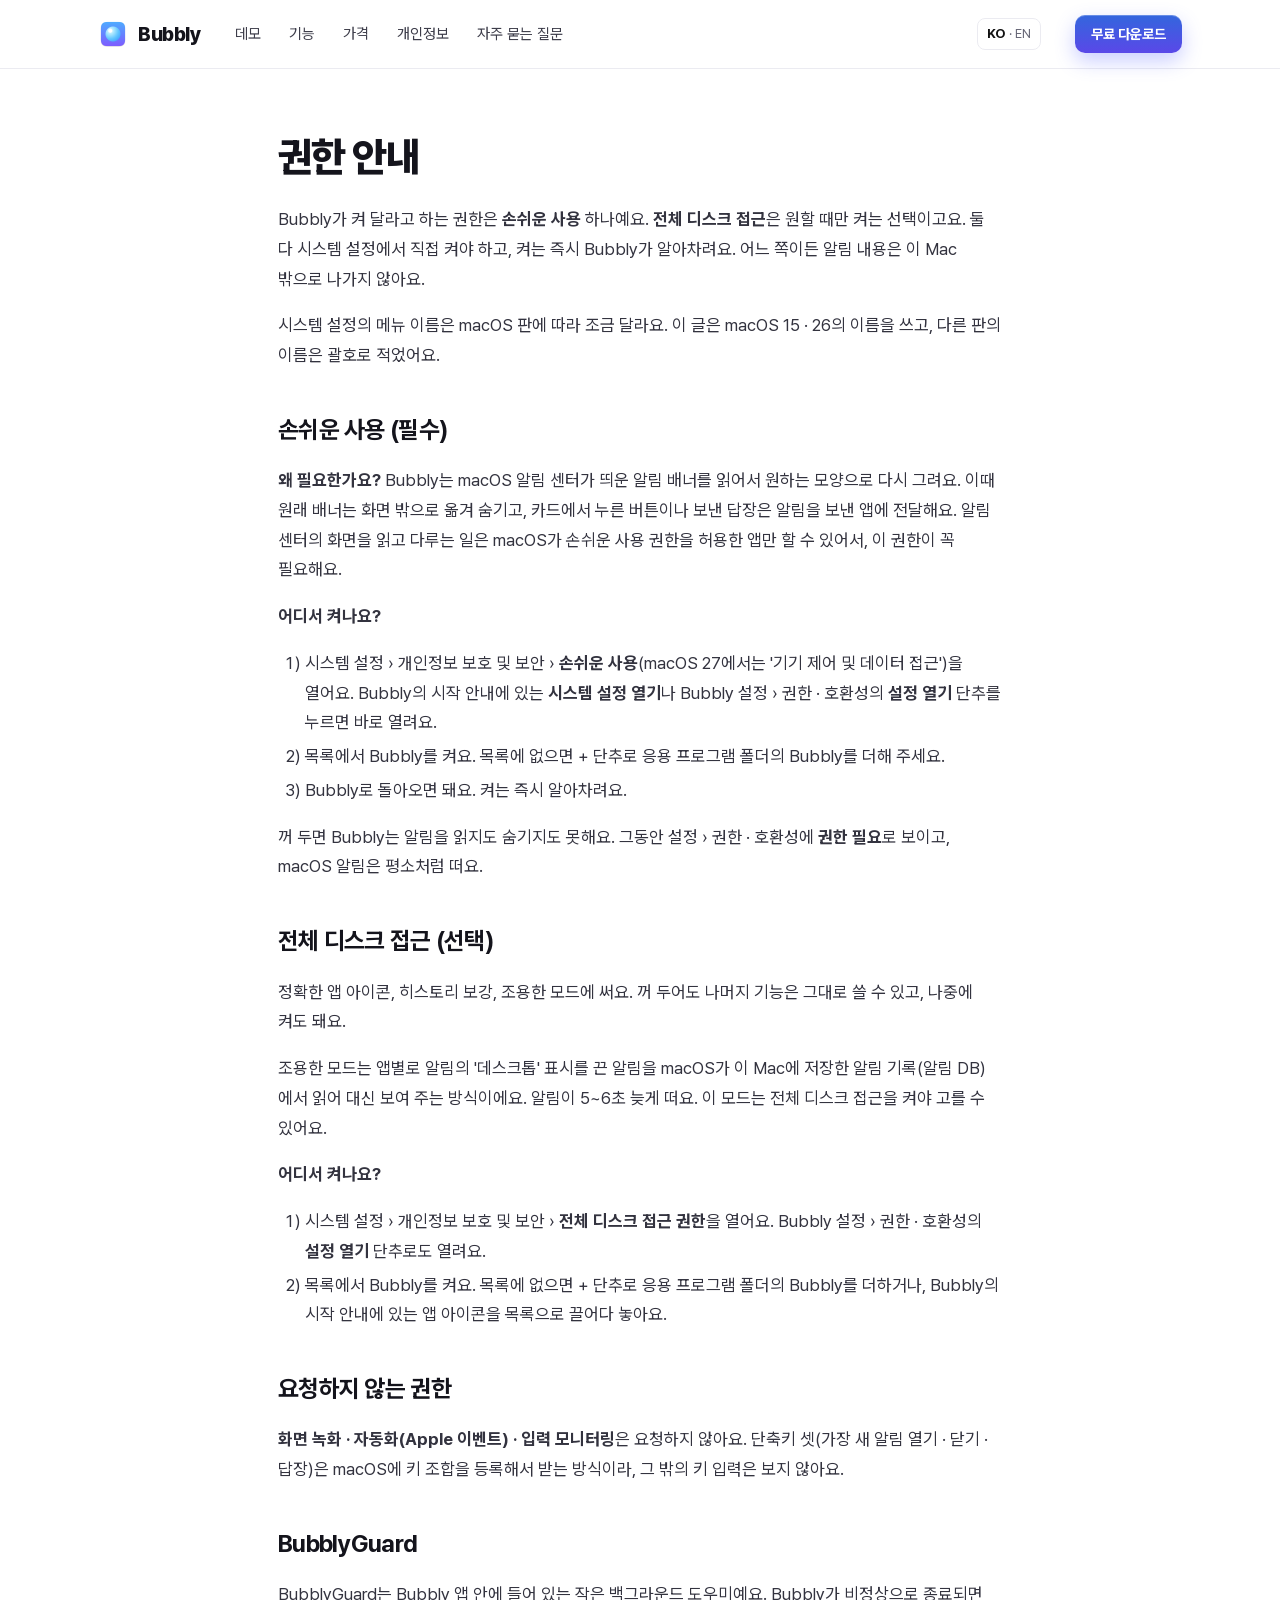
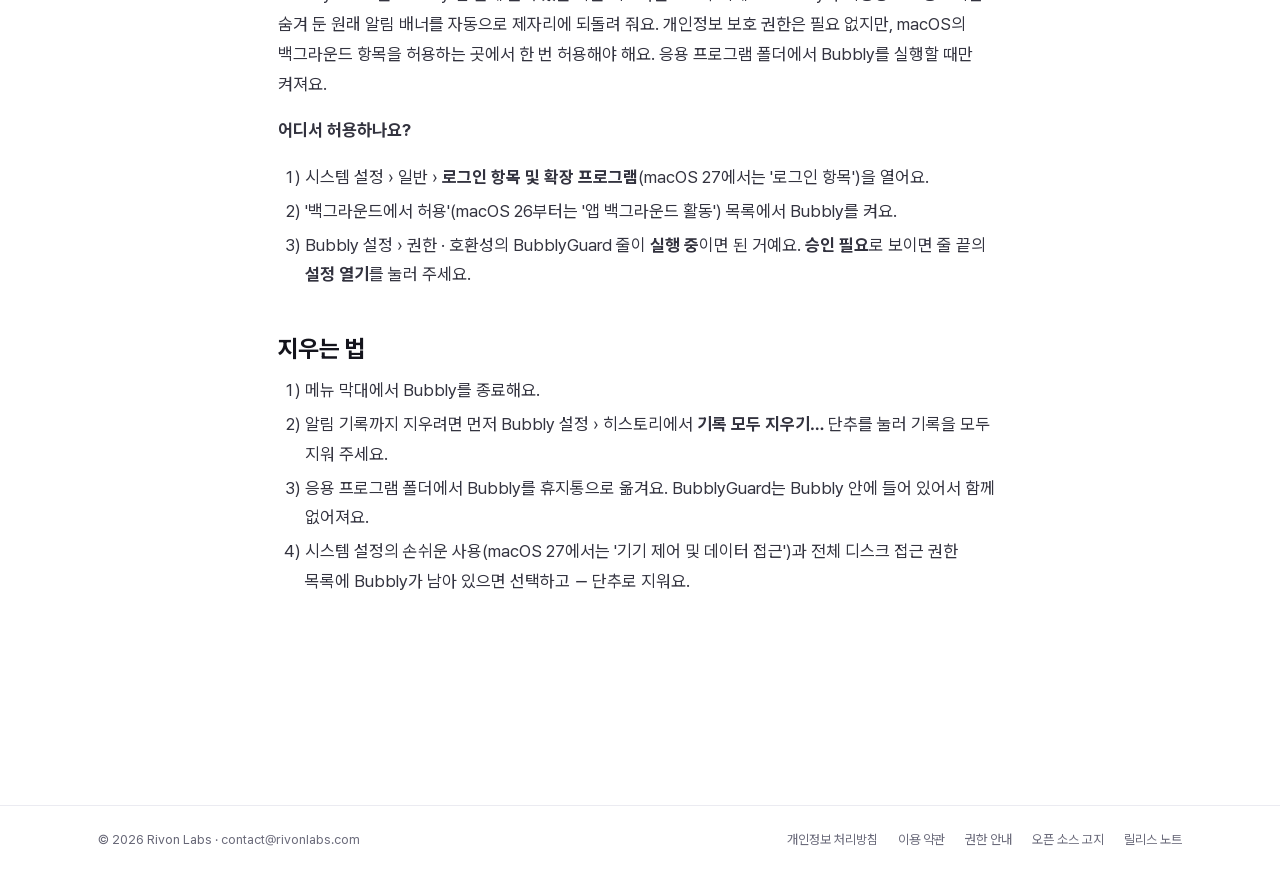
<file: ko/permissions/index.html>
<!doctype html><html lang=ko><head><meta charset=utf-8><meta name=viewport content="width=device-width,initial-scale=1"><title>권한 안내 · Bubbly</title><meta name=description content="Bubbly가 켜 달라고 하는 권한은 손쉬운 사용 하나예요. 전체 디스크 접근은 선택이고, 화면 녹화 · 자동화 · 입력 모니터링은 요청하지 않아요. 켜는 곳과 지우는 법을 알려 드려요."><link rel=canonical href=https://bubbly.rivonlabs.com/ko/permissions/><link rel=alternate hreflang=ko href=https://bubbly.rivonlabs.com/ko/permissions/><link rel=alternate hreflang=en href=https://bubbly.rivonlabs.com/en/permissions/><link rel=alternate hreflang=x-default href=https://bubbly.rivonlabs.com/en/permissions/><meta property="og:type" content="website"><meta property="og:site_name" content="Bubbly"><meta property="og:title" content="권한 안내 · Bubbly"><meta property="og:description" content="Bubbly가 켜 달라고 하는 권한은 손쉬운 사용 하나예요. 전체 디스크 접근은 선택이고, 화면 녹화 · 자동화 · 입력 모니터링은 요청하지 않아요. 켜는 곳과 지우는 법을 알려 드려요."><meta property="og:url" content="https://bubbly.rivonlabs.com/ko/permissions/"><meta property="og:locale" content="ko_KR"><meta property="og:locale:alternate" content="en_US"><meta property="og:image" content="https://bubbly.rivonlabs.com/og/og-ko.png"><meta property="og:image:type" content="image/png"><meta property="og:image:width" content="1200"><meta property="og:image:height" content="630"><meta property="og:image:alt" content="알림을, 원하는 곳에. 원하는 모양으로. — Bubbly, macOS 알림 앱"><meta name=twitter:card content="summary_large_image"><meta name=twitter:title content="권한 안내 · Bubbly"><meta name=twitter:description content="Bubbly가 켜 달라고 하는 권한은 손쉬운 사용 하나예요. 전체 디스크 접근은 선택이고, 화면 녹화 · 자동화 · 입력 모니터링은 요청하지 않아요. 켜는 곳과 지우는 법을 알려 드려요."><meta name=twitter:image content="https://bubbly.rivonlabs.com/og/og-ko.png"><meta name=twitter:image:alt content="알림을, 원하는 곳에. 원하는 모양으로. — Bubbly, macOS 알림 앱"><link rel=icon type=image/png sizes=32x32 href=/appicon/icon_512x512@2x_hu_91fd1f2b5e61d1b0.png><link rel=apple-touch-icon sizes=180x180 href=/appicon/icon_512x512@2x_hu_1df1057c3ea352f9.png><link rel=stylesheet href=/fonts/pretendard/pretendardvariable-dynamic-subset.css><link rel=stylesheet href=/css/site.min.9dec75f15ca5b13d2c6d002a85505eb5145482e2b2a4b330efa831437ac83fa6.css><script src=/js/site.min.866a02a03ba2d2b5994fe395c3e2aa21d0e295c9466c5890f970a50ed70f2d80.js defer></script><script data-analytics>(function(){var e,t="G-58SKVZ9543",s="bubbly.rivonlabs.com",n=navigator.doNotTrack||window.doNotTrack||navigator.msDoNotTrack;if(n=="1"||n=="yes"||location.hostname!==s)return;window.dataLayer=window.dataLayer||[],window.gtag=function(){dataLayer.push(arguments)},gtag("js",new Date),gtag("config",t),e=document.createElement("script"),e.async=!0,e.src="https://www.googletagmanager.com/gtag/js?id="+t,document.head.appendChild(e)})()</script></head><body class=doc-page><a class=skip href=#main>본문으로 건너뛰기</a><nav class=nav aria-label="주 메뉴"><div class="wrap nav-in"><a class=logo href=/ko/><img src=/appicon/icon_512x512@2x_hu_10f8828b4f5840f7.png width=30 height=30 alt>
<span>Bubbly</span></a><div class=links><a href=/ko/#demo>데모</a>
<a href=/ko/#features>기능</a>
<a href=/ko/#pricing>가격</a>
<a href=/ko/#privacy>개인정보</a>
<a href=/ko/#faq>자주 묻는 질문</a></div><span class=sp></span>
<span class=lang role=group aria-label=언어><a href=/ko/permissions/ lang=ko hreflang=ko aria-label="KO · 한국어" data-lang=ko class=on aria-current=true>KO</a><span aria-hidden=true> · </span><a href=/en/permissions/ lang=en hreflang=en aria-label="EN · English" data-lang=en>EN</a></span>
<a class="btn btn-pri btn-sm" href=https://github.com/powerumc/bubbly.github.io/releases/download/v1.0.0/Bubbly-1.0.0.dmg data-download data-slot=nav>무료 다운로드</a></div></nav><main id=main tabindex=-1><article class="doc wrap"><h1>권한 안내</h1><p>Bubbly가 켜 달라고 하는 권한은 <strong>손쉬운 사용</strong> 하나예요. <strong>전체 디스크 접근</strong>은 원할 때만 켜는 선택이고요. 둘 다 시스템 설정에서 직접 켜야 하고, 켜는 즉시 Bubbly가 알아차려요. 어느 쪽이든 알림 내용은 이 Mac 밖으로 나가지 않아요.</p><p>시스템 설정의 메뉴 이름은 macOS 판에 따라 조금 달라요. 이 글은 macOS 15 · 26의 이름을 쓰고, 다른 판의 이름은 괄호로 적었어요.</p><h2 id=accessibility>손쉬운 사용 (필수)</h2><p><strong>왜 필요한가요?</strong> Bubbly는 macOS 알림 센터가 띄운 알림 배너를 읽어서 원하는 모양으로 다시 그려요. 이때 원래 배너는 화면 밖으로 옮겨 숨기고, 카드에서 누른 버튼이나 보낸 답장은 알림을 보낸 앱에 전달해요. 알림 센터의 화면을 읽고 다루는 일은 macOS가 손쉬운 사용 권한을 허용한 앱만 할 수 있어서, 이 권한이 꼭 필요해요.</p><p><strong>어디서 켜나요?</strong></p><ol><li>시스템 설정 › 개인정보 보호 및 보안 › <strong>손쉬운 사용</strong>(macOS 27에서는 '기기 제어 및 데이터 접근')을 열어요. Bubbly의 시작 안내에 있는 <strong>시스템 설정 열기</strong>나 Bubbly 설정 › 권한 · 호환성의 <strong>설정 열기</strong> 단추를 누르면 바로 열려요.</li><li>목록에서 Bubbly를 켜요. 목록에 없으면 + 단추로 응용 프로그램 폴더의 Bubbly를 더해 주세요.</li><li>Bubbly로 돌아오면 돼요. 켜는 즉시 알아차려요.</li></ol><p>꺼 두면 Bubbly는 알림을 읽지도 숨기지도 못해요. 그동안 설정 › 권한 · 호환성에 <strong>권한 필요</strong>로 보이고, macOS 알림은 평소처럼 떠요.</p><h2 id=full-disk-access>전체 디스크 접근 (선택)</h2><p>정확한 앱 아이콘, 히스토리 보강, 조용한 모드에 써요. 꺼 두어도 나머지 기능은 그대로 쓸 수 있고, 나중에 켜도 돼요.</p><p>조용한 모드는 앱별로 알림의 '데스크톱' 표시를 끈 알림을 macOS가 이 Mac에 저장한 알림 기록(알림 DB)에서 읽어 대신 보여 주는 방식이에요. 알림이 5~6초 늦게 떠요. 이 모드는 전체 디스크 접근을 켜야 고를 수 있어요.</p><p><strong>어디서 켜나요?</strong></p><ol><li>시스템 설정 › 개인정보 보호 및 보안 › <strong>전체 디스크 접근 권한</strong>을 열어요. Bubbly 설정 › 권한 · 호환성의 <strong>설정 열기</strong> 단추로도 열려요.</li><li>목록에서 Bubbly를 켜요. 목록에 없으면 + 단추로 응용 프로그램 폴더의 Bubbly를 더하거나, Bubbly의 시작 안내에 있는 앱 아이콘을 목록으로 끌어다 놓아요.</li></ol><h2 id=not-requested>요청하지 않는 권한</h2><p><strong>화면 녹화 · 자동화(Apple 이벤트) · 입력 모니터링</strong>은 요청하지 않아요. 단축키 셋(가장 새 알림 열기 · 닫기 · 답장)은 macOS에 키 조합을 등록해서 받는 방식이라, 그 밖의 키 입력은 보지 않아요.</p><h2 id=bubblyguard>BubblyGuard</h2><p>BubblyGuard는 Bubbly 앱 안에 들어 있는 작은 백그라운드 도우미예요. Bubbly가 비정상으로 종료되면 숨겨 둔 원래 알림 배너를 자동으로 제자리에 되돌려 줘요. 개인정보 보호 권한은 필요 없지만, macOS의 백그라운드 항목을 허용하는 곳에서 한 번 허용해야 해요. 응용 프로그램 폴더에서 Bubbly를 실행할 때만 켜져요.</p><p><strong>어디서 허용하나요?</strong></p><ol><li>시스템 설정 › 일반 › <strong>로그인 항목 및 확장 프로그램</strong>(macOS 27에서는 '로그인 항목')을 열어요.</li><li>'백그라운드에서 허용'(macOS 26부터는 '앱 백그라운드 활동') 목록에서 Bubbly를 켜요.</li><li>Bubbly 설정 › 권한 · 호환성의 BubblyGuard 줄이 <strong>실행 중</strong>이면 된 거예요. <strong>승인 필요</strong>로 보이면 줄 끝의 <strong>설정 열기</strong>를 눌러 주세요.</li></ol><h2 id=uninstall>지우는 법</h2><ol><li>메뉴 막대에서 Bubbly를 종료해요.</li><li>알림 기록까지 지우려면 먼저 Bubbly 설정 › 히스토리에서 <strong>기록 모두 지우기…</strong> 단추를 눌러 기록을 모두 지워 주세요.</li><li>응용 프로그램 폴더에서 Bubbly를 휴지통으로 옮겨요. BubblyGuard는 Bubbly 안에 들어 있어서 함께 없어져요.</li><li>시스템 설정의 손쉬운 사용(macOS 27에서는 '기기 제어 및 데이터 접근')과 전체 디스크 접근 권한 목록에 Bubbly가 남아 있으면 선택하고 − 단추로 지워요.</li></ol></article></main><footer class=foot><div class="wrap foot-in"><span>© 2026 Rivon Labs · <a href=mailto:contact@rivonlabs.com>contact@rivonlabs.com</a></span><nav aria-label="법적 고지와 링크"><a href=/ko/privacy/>개인정보 처리방침</a>
<a href=/ko/terms/>이용 약관</a>
<a href=/ko/permissions/>권한 안내</a>
<a href=/ko/licenses/>오픈 소스 고지</a>
<a href=/ko/releases/>릴리스 노트</a></nav></div></footer></body></html>
</file>
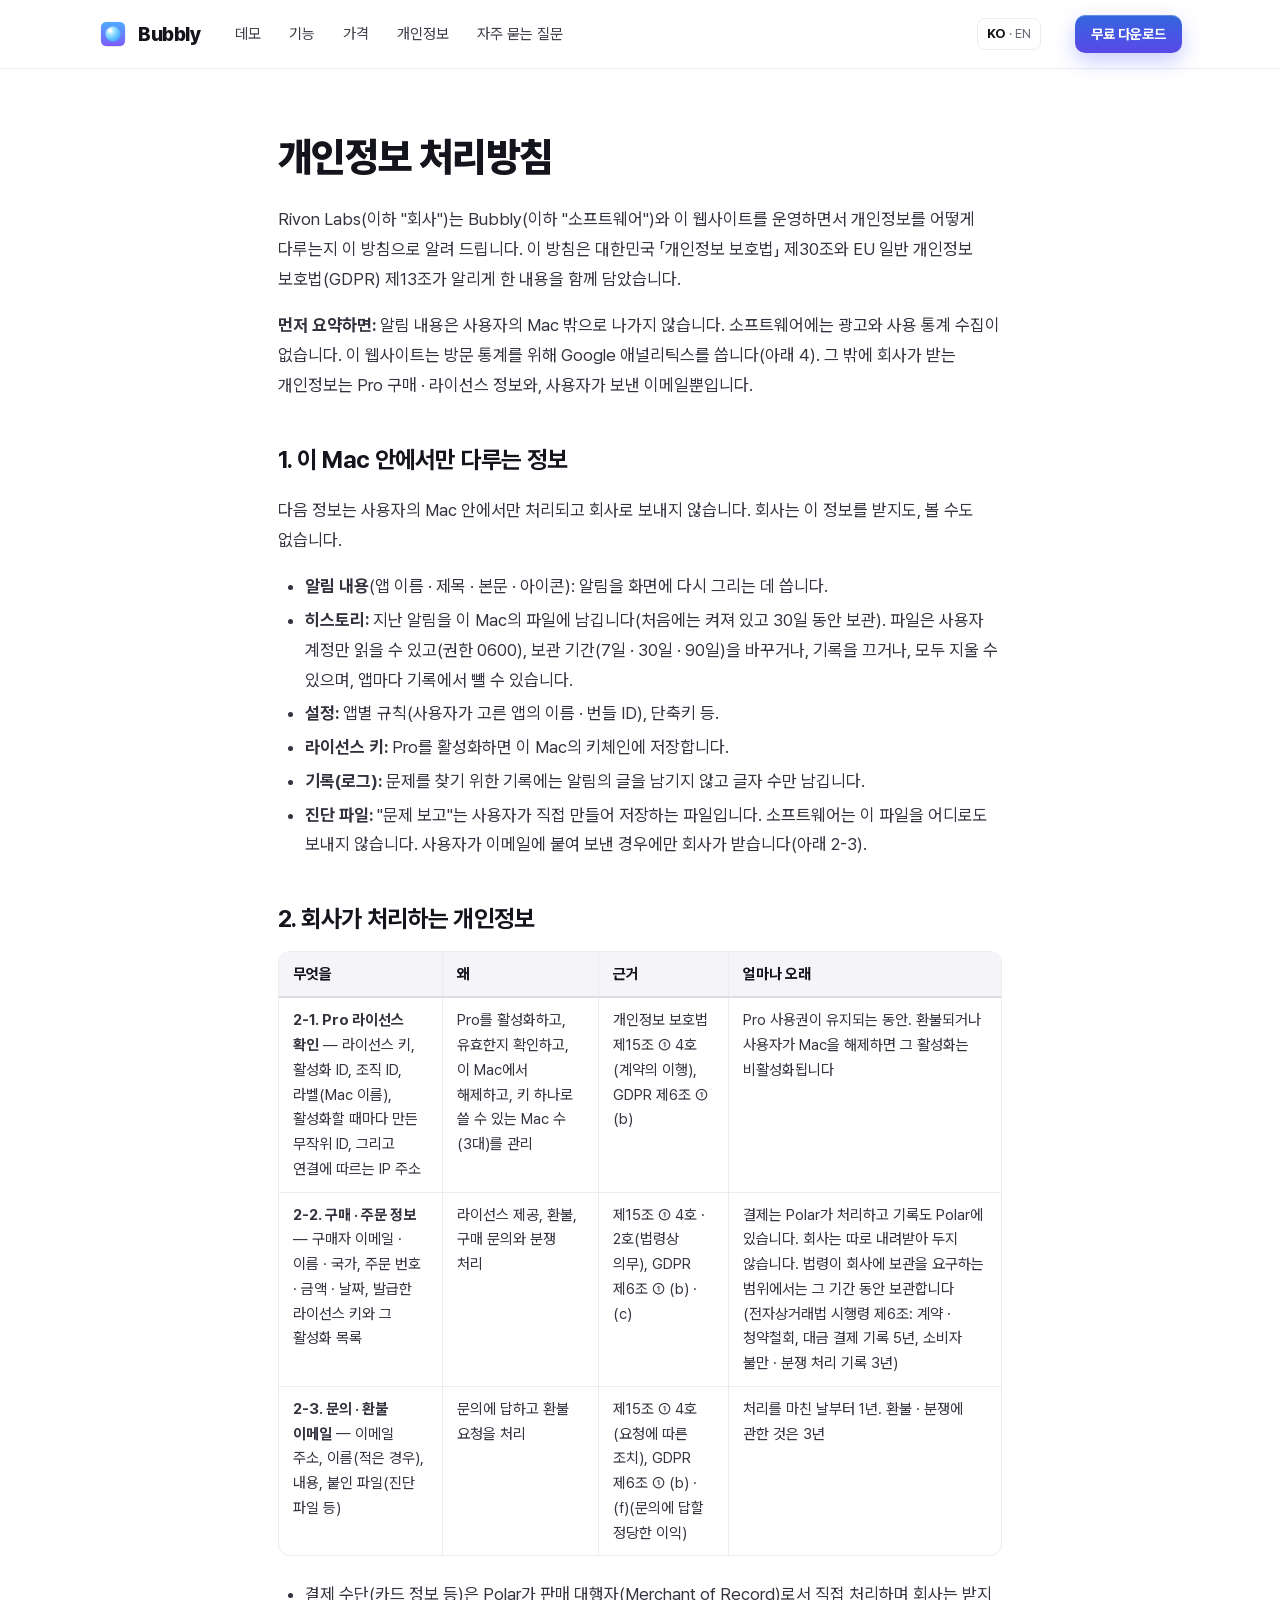
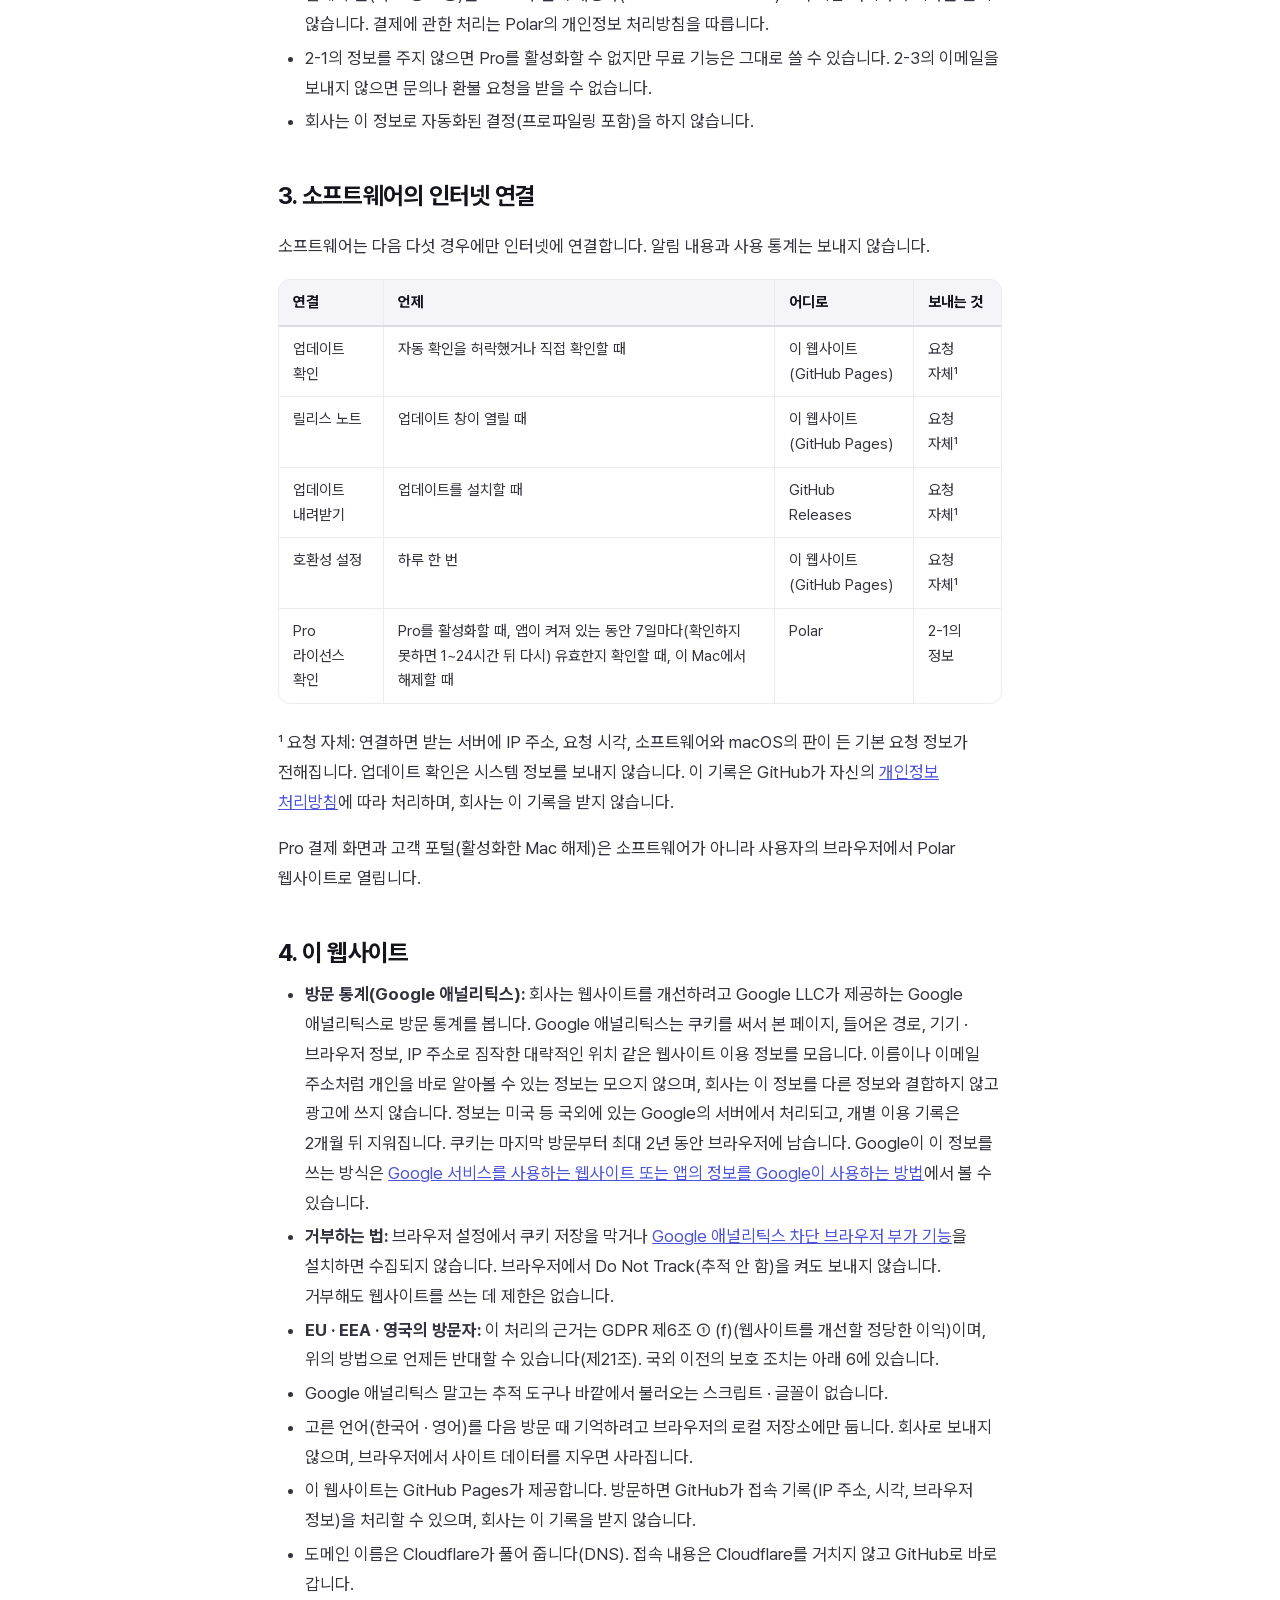
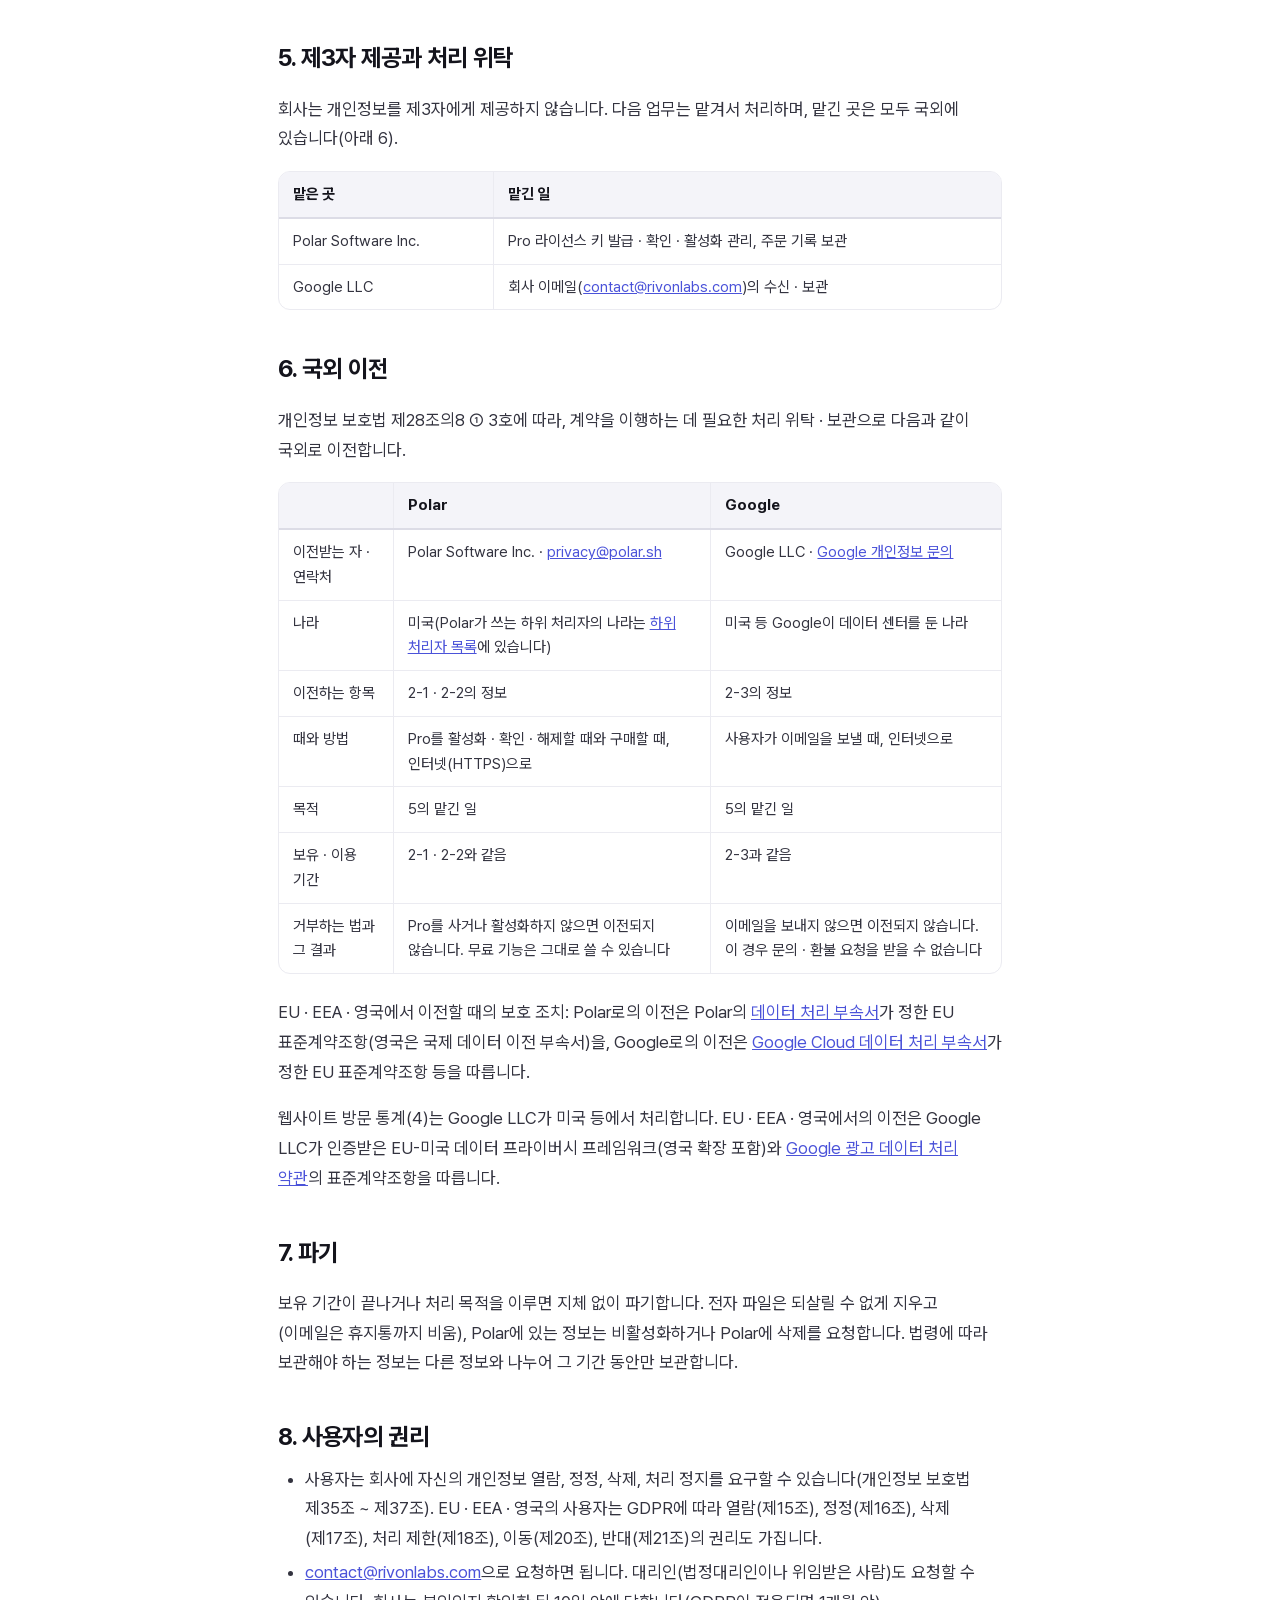
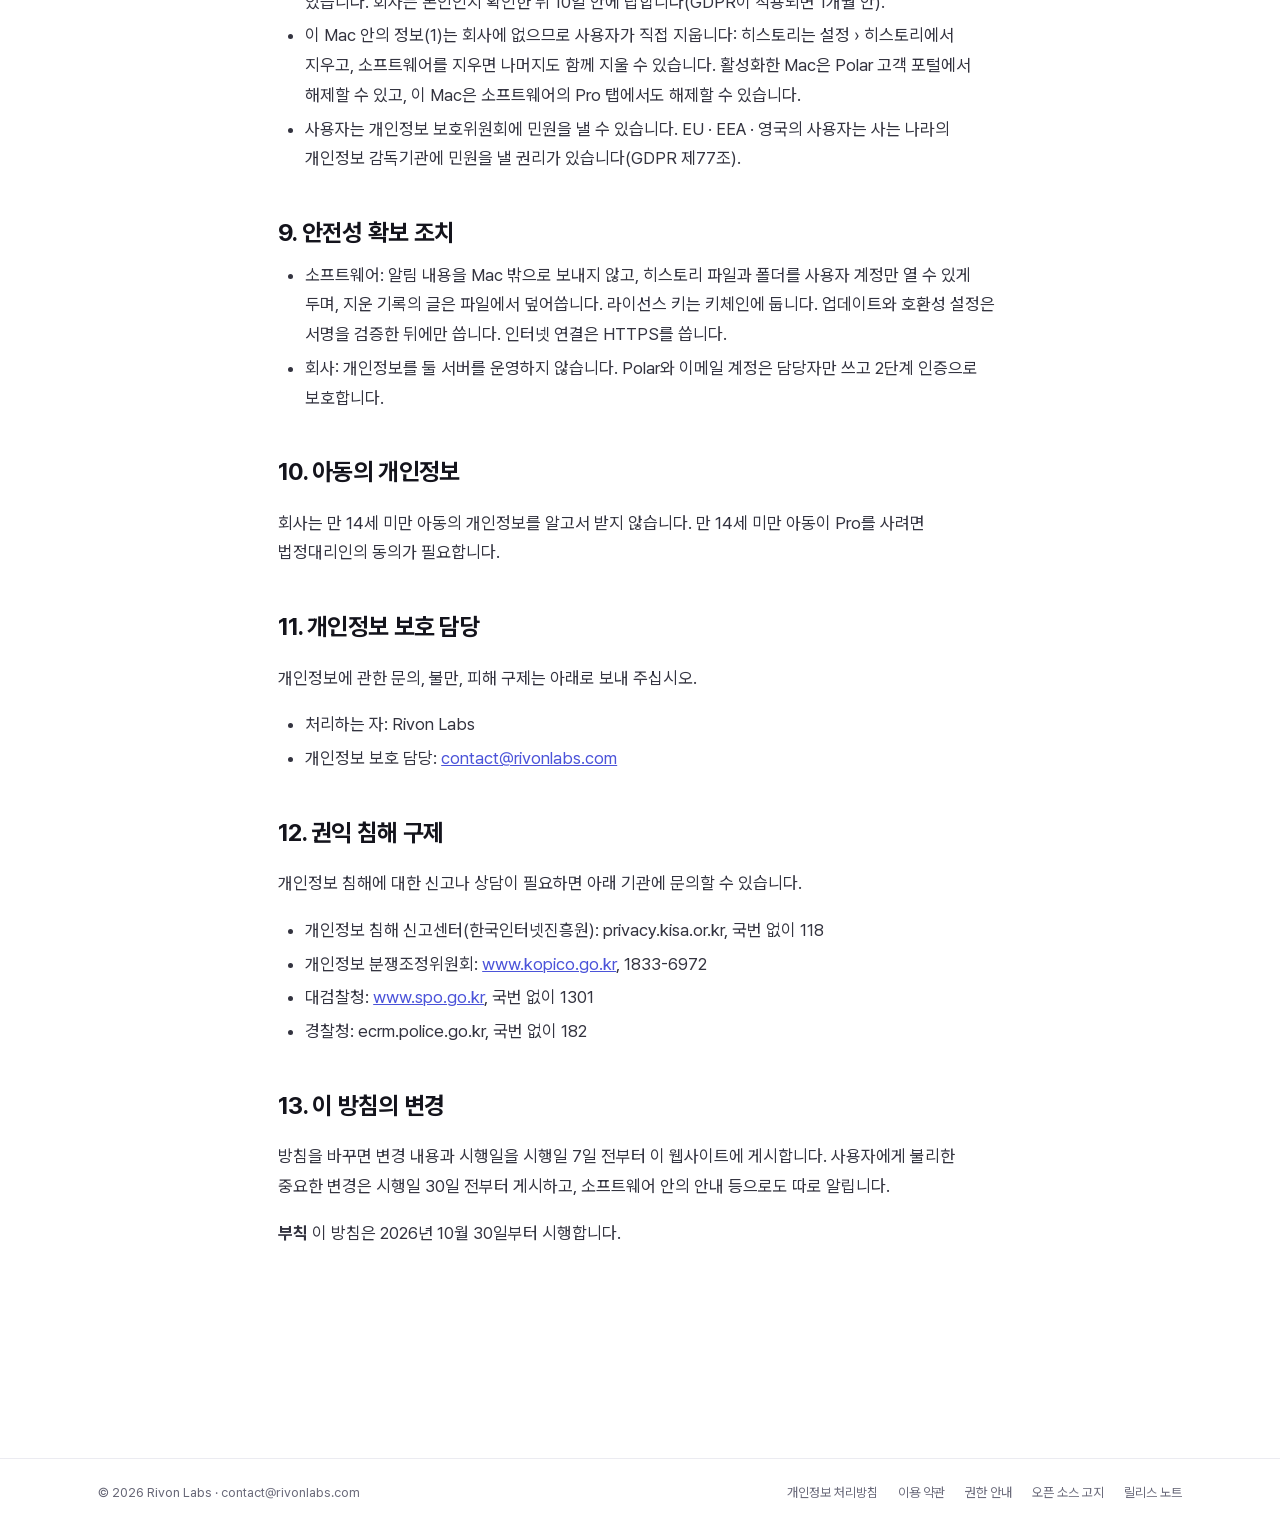
<file: ko/privacy/index.html>
<!doctype html><html lang=ko><head><meta charset=utf-8><meta name=viewport content="width=device-width,initial-scale=1"><title>개인정보 처리방침 · Bubbly</title><meta name=description content="Bubbly와 이 웹사이트의 개인정보 처리방침 — 알림 내용은 이 Mac 밖으로 나가지 않습니다."><link rel=canonical href=https://bubbly.rivonlabs.com/ko/privacy/><link rel=alternate hreflang=ko href=https://bubbly.rivonlabs.com/ko/privacy/><link rel=alternate hreflang=en href=https://bubbly.rivonlabs.com/en/privacy/><link rel=alternate hreflang=x-default href=https://bubbly.rivonlabs.com/en/privacy/><meta property="og:type" content="website"><meta property="og:site_name" content="Bubbly"><meta property="og:title" content="개인정보 처리방침 · Bubbly"><meta property="og:description" content="Bubbly와 이 웹사이트의 개인정보 처리방침 — 알림 내용은 이 Mac 밖으로 나가지 않습니다."><meta property="og:url" content="https://bubbly.rivonlabs.com/ko/privacy/"><meta property="og:locale" content="ko_KR"><meta property="og:locale:alternate" content="en_US"><meta property="og:image" content="https://bubbly.rivonlabs.com/og/og-ko.png"><meta property="og:image:type" content="image/png"><meta property="og:image:width" content="1200"><meta property="og:image:height" content="630"><meta property="og:image:alt" content="알림을, 원하는 곳에. 원하는 모양으로. — Bubbly, macOS 알림 앱"><meta name=twitter:card content="summary_large_image"><meta name=twitter:title content="개인정보 처리방침 · Bubbly"><meta name=twitter:description content="Bubbly와 이 웹사이트의 개인정보 처리방침 — 알림 내용은 이 Mac 밖으로 나가지 않습니다."><meta name=twitter:image content="https://bubbly.rivonlabs.com/og/og-ko.png"><meta name=twitter:image:alt content="알림을, 원하는 곳에. 원하는 모양으로. — Bubbly, macOS 알림 앱"><link rel=icon type=image/png sizes=32x32 href=/appicon/icon_512x512@2x_hu_91fd1f2b5e61d1b0.png><link rel=apple-touch-icon sizes=180x180 href=/appicon/icon_512x512@2x_hu_1df1057c3ea352f9.png><link rel=stylesheet href=/fonts/pretendard/pretendardvariable-dynamic-subset.css><link rel=stylesheet href=/css/site.min.9dec75f15ca5b13d2c6d002a85505eb5145482e2b2a4b330efa831437ac83fa6.css><script src=/js/site.min.866a02a03ba2d2b5994fe395c3e2aa21d0e295c9466c5890f970a50ed70f2d80.js defer></script><script data-analytics>(function(){var e,t="G-58SKVZ9543",s="bubbly.rivonlabs.com",n=navigator.doNotTrack||window.doNotTrack||navigator.msDoNotTrack;if(n=="1"||n=="yes"||location.hostname!==s)return;window.dataLayer=window.dataLayer||[],window.gtag=function(){dataLayer.push(arguments)},gtag("js",new Date),gtag("config",t),e=document.createElement("script"),e.async=!0,e.src="https://www.googletagmanager.com/gtag/js?id="+t,document.head.appendChild(e)})()</script></head><body class=doc-page><a class=skip href=#main>본문으로 건너뛰기</a><nav class=nav aria-label="주 메뉴"><div class="wrap nav-in"><a class=logo href=/ko/><img src=/appicon/icon_512x512@2x_hu_10f8828b4f5840f7.png width=30 height=30 alt>
<span>Bubbly</span></a><div class=links><a href=/ko/#demo>데모</a>
<a href=/ko/#features>기능</a>
<a href=/ko/#pricing>가격</a>
<a href=/ko/#privacy>개인정보</a>
<a href=/ko/#faq>자주 묻는 질문</a></div><span class=sp></span>
<span class=lang role=group aria-label=언어><a href=/ko/privacy/ lang=ko hreflang=ko aria-label="KO · 한국어" data-lang=ko class=on aria-current=true>KO</a><span aria-hidden=true> · </span><a href=/en/privacy/ lang=en hreflang=en aria-label="EN · English" data-lang=en>EN</a></span>
<a class="btn btn-pri btn-sm" href=https://github.com/powerumc/bubbly.github.io/releases/download/v1.0.0/Bubbly-1.0.0.dmg data-download data-slot=nav>무료 다운로드</a></div></nav><main id=main tabindex=-1><article class="doc wrap"><h1>개인정보 처리방침</h1><p>Rivon Labs(이하 "회사")는 Bubbly(이하 "소프트웨어")와 이 웹사이트를 운영하면서 개인정보를 어떻게 다루는지 이 방침으로 알려 드립니다. 이 방침은 대한민국 「개인정보 보호법」 제30조와 EU 일반 개인정보 보호법(GDPR) 제13조가 알리게 한 내용을 함께 담았습니다.</p><p><strong>먼저 요약하면:</strong> 알림 내용은 사용자의 Mac 밖으로 나가지 않습니다. 소프트웨어에는 광고와 사용 통계 수집이 없습니다. 이 웹사이트는 방문 통계를 위해 Google 애널리틱스를 씁니다(아래 4). 그 밖에 회사가 받는 개인정보는 Pro 구매 · 라이선스 정보와, 사용자가 보낸 이메일뿐입니다.</p><h2 id=1-이-mac-안에서만-다루는-정보>1. 이 Mac 안에서만 다루는 정보</h2><p>다음 정보는 사용자의 Mac 안에서만 처리되고 회사로 보내지 않습니다. 회사는 이 정보를 받지도, 볼 수도 없습니다.</p><ul><li><strong>알림 내용</strong>(앱 이름 · 제목 · 본문 · 아이콘): 알림을 화면에 다시 그리는 데 씁니다.</li><li><strong>히스토리:</strong> 지난 알림을 이 Mac의 파일에 남깁니다(처음에는 켜져 있고 30일 동안 보관). 파일은 사용자 계정만 읽을 수 있고(권한 0600), 보관 기간(7일 · 30일 · 90일)을 바꾸거나, 기록을 끄거나, 모두 지울 수 있으며, 앱마다 기록에서 뺄 수 있습니다.</li><li><strong>설정:</strong> 앱별 규칙(사용자가 고른 앱의 이름 · 번들 ID), 단축키 등.</li><li><strong>라이선스 키:</strong> Pro를 활성화하면 이 Mac의 키체인에 저장합니다.</li><li><strong>기록(로그):</strong> 문제를 찾기 위한 기록에는 알림의 글을 남기지 않고 글자 수만 남깁니다.</li><li><strong>진단 파일:</strong> "문제 보고"는 사용자가 직접 만들어 저장하는 파일입니다. 소프트웨어는 이 파일을 어디로도 보내지 않습니다. 사용자가 이메일에 붙여 보낸 경우에만 회사가 받습니다(아래 2-3).</li></ul><h2 id=2-회사가-처리하는-개인정보>2. 회사가 처리하는 개인정보</h2><div class=table-wrap role=region tabindex=0 aria-label="표 1 — 무엇을 · 왜 · 근거 · 얼마나 오래"><table style=--cols:4><thead><tr><th>무엇을</th><th>왜</th><th>근거</th><th>얼마나 오래</th></tr></thead><tbody><tr><td><strong>2-1. Pro 라이선스 확인</strong> — 라이선스 키, 활성화 ID, 조직 ID, 라벨(Mac 이름), 활성화할 때마다 만든 무작위 ID, 그리고 연결에 따르는 IP 주소</td><td>Pro를 활성화하고, 유효한지 확인하고, 이 Mac에서 해제하고, 키 하나로 쓸 수 있는 Mac 수(3대)를 관리</td><td>개인정보 보호법 제15조 ① 4호(계약의 이행), GDPR 제6조 ① (b)</td><td>Pro 사용권이 유지되는 동안. 환불되거나 사용자가 Mac을 해제하면 그 활성화는 비활성화됩니다</td></tr><tr><td><strong>2-2. 구매 · 주문 정보</strong> — 구매자 이메일 · 이름 · 국가, 주문 번호 · 금액 · 날짜, 발급한 라이선스 키와 그 활성화 목록</td><td>라이선스 제공, 환불, 구매 문의와 분쟁 처리</td><td>제15조 ① 4호 · 2호(법령상 의무), GDPR 제6조 ① (b) · (c)</td><td>결제는 Polar가 처리하고 기록도 Polar에 있습니다. 회사는 따로 내려받아 두지 않습니다. 법령이 회사에 보관을 요구하는 범위에서는 그 기간 동안 보관합니다(전자상거래법 시행령 제6조: 계약 · 청약철회, 대금 결제 기록 5년, 소비자 불만 · 분쟁 처리 기록 3년)</td></tr><tr><td><strong>2-3. 문의 · 환불 이메일</strong> — 이메일 주소, 이름(적은 경우), 내용, 붙인 파일(진단 파일 등)</td><td>문의에 답하고 환불 요청을 처리</td><td>제15조 ① 4호(요청에 따른 조치), GDPR 제6조 ① (b) · (f)(문의에 답할 정당한 이익)</td><td>처리를 마친 날부터 1년. 환불 · 분쟁에 관한 것은 3년</td></tr></tbody></table></div><ul><li>결제 수단(카드 정보 등)은 Polar가 판매 대행자(Merchant of Record)로서 직접 처리하며 회사는 받지 않습니다. 결제에 관한 처리는 Polar의 개인정보 처리방침을 따릅니다.</li><li>2-1의 정보를 주지 않으면 Pro를 활성화할 수 없지만 무료 기능은 그대로 쓸 수 있습니다. 2-3의 이메일을 보내지 않으면 문의나 환불 요청을 받을 수 없습니다.</li><li>회사는 이 정보로 자동화된 결정(프로파일링 포함)을 하지 않습니다.</li></ul><h2 id=3-소프트웨어의-인터넷-연결>3. 소프트웨어의 인터넷 연결</h2><p>소프트웨어는 다음 다섯 경우에만 인터넷에 연결합니다. 알림 내용과 사용 통계는 보내지 않습니다.</p><div class=table-wrap role=region tabindex=0 aria-label="표 2 — 연결 · 언제 · 어디로 · 보내는 것"><table style=--cols:4><thead><tr><th>연결</th><th>언제</th><th>어디로</th><th>보내는 것</th></tr></thead><tbody><tr><td>업데이트 확인</td><td>자동 확인을 허락했거나 직접 확인할 때</td><td>이 웹사이트(GitHub Pages)</td><td>요청 자체¹</td></tr><tr><td>릴리스 노트</td><td>업데이트 창이 열릴 때</td><td>이 웹사이트(GitHub Pages)</td><td>요청 자체¹</td></tr><tr><td>업데이트 내려받기</td><td>업데이트를 설치할 때</td><td>GitHub Releases</td><td>요청 자체¹</td></tr><tr><td>호환성 설정</td><td>하루 한 번</td><td>이 웹사이트(GitHub Pages)</td><td>요청 자체¹</td></tr><tr><td>Pro 라이선스 확인</td><td>Pro를 활성화할 때, 앱이 켜져 있는 동안 7일마다(확인하지 못하면 1~24시간 뒤 다시) 유효한지 확인할 때, 이 Mac에서 해제할 때</td><td>Polar</td><td>2-1의 정보</td></tr></tbody></table></div><p>¹ 요청 자체: 연결하면 받는 서버에 IP 주소, 요청 시각, 소프트웨어와 macOS의 판이 든 기본 요청 정보가 전해집니다. 업데이트 확인은 시스템 정보를 보내지 않습니다. 이 기록은 GitHub가 자신의 <a href=https://docs.github.com/site-policy/privacy-policies/github-general-privacy-statement>개인정보 처리방침</a>에 따라 처리하며, 회사는 이 기록을 받지 않습니다.</p><p>Pro 결제 화면과 고객 포털(활성화한 Mac 해제)은 소프트웨어가 아니라 사용자의 브라우저에서 Polar 웹사이트로 열립니다.</p><h2 id=4-이-웹사이트>4. 이 웹사이트</h2><ul><li><strong>방문 통계(Google 애널리틱스):</strong> 회사는 웹사이트를 개선하려고 Google LLC가 제공하는 Google 애널리틱스로 방문 통계를 봅니다. Google 애널리틱스는 쿠키를 써서 본 페이지, 들어온 경로, 기기 · 브라우저 정보, IP 주소로 짐작한 대략적인 위치 같은 웹사이트 이용 정보를 모읍니다. 이름이나 이메일 주소처럼 개인을 바로 알아볼 수 있는 정보는 모으지 않으며, 회사는 이 정보를 다른 정보와 결합하지 않고 광고에 쓰지 않습니다. 정보는 미국 등 국외에 있는 Google의 서버에서 처리되고, 개별 이용 기록은 2개월 뒤 지워집니다. 쿠키는 마지막 방문부터 최대 2년 동안 브라우저에 남습니다. Google이 이 정보를 쓰는 방식은 <a href="https://policies.google.com/technologies/partner-sites?hl=ko">Google 서비스를 사용하는 웹사이트 또는 앱의 정보를 Google이 사용하는 방법</a>에서 볼 수 있습니다.</li><li><strong>거부하는 법:</strong> 브라우저 설정에서 쿠키 저장을 막거나 <a href="https://tools.google.com/dlpage/gaoptout?hl=ko">Google 애널리틱스 차단 브라우저 부가 기능</a>을 설치하면 수집되지 않습니다. 브라우저에서 Do Not Track(추적 안 함)을 켜도 보내지 않습니다. 거부해도 웹사이트를 쓰는 데 제한은 없습니다.</li><li><strong>EU · EEA · 영국의 방문자:</strong> 이 처리의 근거는 GDPR 제6조 ① (f)(웹사이트를 개선할 정당한 이익)이며, 위의 방법으로 언제든 반대할 수 있습니다(제21조). 국외 이전의 보호 조치는 아래 6에 있습니다.</li><li>Google 애널리틱스 말고는 추적 도구나 바깥에서 불러오는 스크립트 · 글꼴이 없습니다.</li><li>고른 언어(한국어 · 영어)를 다음 방문 때 기억하려고 브라우저의 로컬 저장소에만 둡니다. 회사로 보내지 않으며, 브라우저에서 사이트 데이터를 지우면 사라집니다.</li><li>이 웹사이트는 GitHub Pages가 제공합니다. 방문하면 GitHub가 접속 기록(IP 주소, 시각, 브라우저 정보)을 처리할 수 있으며, 회사는 이 기록을 받지 않습니다.</li><li>도메인 이름은 Cloudflare가 풀어 줍니다(DNS). 접속 내용은 Cloudflare를 거치지 않고 GitHub로 바로 갑니다.</li></ul><h2 id=5-제3자-제공과-처리-위탁>5. 제3자 제공과 처리 위탁</h2><p>회사는 개인정보를 제3자에게 제공하지 않습니다. 다음 업무는 맡겨서 처리하며, 맡긴 곳은 모두 국외에 있습니다(아래 6).</p><div class=table-wrap role=region tabindex=0 aria-label="표 3 — 맡은 곳 · 맡긴 일"><table style=--cols:2><thead><tr><th>맡은 곳</th><th>맡긴 일</th></tr></thead><tbody><tr><td>Polar Software Inc.</td><td>Pro 라이선스 키 발급 · 확인 · 활성화 관리, 주문 기록 보관</td></tr><tr><td>Google LLC</td><td>회사 이메일(<a href=mailto:contact@rivonlabs.com>contact@rivonlabs.com</a>)의 수신 · 보관</td></tr></tbody></table></div><h2 id=6-국외-이전>6. 국외 이전</h2><p>개인정보 보호법 제28조의8 ① 3호에 따라, 계약을 이행하는 데 필요한 처리 위탁 · 보관으로 다음과 같이 국외로 이전합니다.</p><div class=table-wrap role=region tabindex=0 aria-label="표 4 — Polar · Google"><table style=--cols:3><thead><tr><th></th><th>Polar</th><th>Google</th></tr></thead><tbody><tr><td>이전받는 자 · 연락처</td><td>Polar Software Inc. · <a href=mailto:privacy@polar.sh>privacy@polar.sh</a></td><td>Google LLC · <a href=https://support.google.com/policies/contact/general_privacy_form>Google 개인정보 문의</a></td></tr><tr><td>나라</td><td>미국(Polar가 쓰는 하위 처리자의 나라는 <a href=https://polar.sh/legal/sub-processors>하위 처리자 목록</a>에 있습니다)</td><td>미국 등 Google이 데이터 센터를 둔 나라</td></tr><tr><td>이전하는 항목</td><td>2-1 · 2-2의 정보</td><td>2-3의 정보</td></tr><tr><td>때와 방법</td><td>Pro를 활성화 · 확인 · 해제할 때와 구매할 때, 인터넷(HTTPS)으로</td><td>사용자가 이메일을 보낼 때, 인터넷으로</td></tr><tr><td>목적</td><td>5의 맡긴 일</td><td>5의 맡긴 일</td></tr><tr><td>보유 · 이용 기간</td><td>2-1 · 2-2와 같음</td><td>2-3과 같음</td></tr><tr><td>거부하는 법과 그 결과</td><td>Pro를 사거나 활성화하지 않으면 이전되지 않습니다. 무료 기능은 그대로 쓸 수 있습니다</td><td>이메일을 보내지 않으면 이전되지 않습니다. 이 경우 문의 · 환불 요청을 받을 수 없습니다</td></tr></tbody></table></div><p>EU · EEA · 영국에서 이전할 때의 보호 조치: Polar로의 이전은 Polar의 <a href=https://polar.sh/legal/data-processing-addendum>데이터 처리 부속서</a>가 정한 EU 표준계약조항(영국은 국제 데이터 이전 부속서)을, Google로의 이전은 <a href=https://cloud.google.com/terms/data-processing-addendum>Google Cloud 데이터 처리 부속서</a>가 정한 EU 표준계약조항 등을 따릅니다.</p><p>웹사이트 방문 통계(4)는 Google LLC가 미국 등에서 처리합니다. EU · EEA · 영국에서의 이전은 Google LLC가 인증받은 EU-미국 데이터 프라이버시 프레임워크(영국 확장 포함)와 <a href=https://business.safety.google/adsprocessorterms/>Google 광고 데이터 처리 약관</a>의 표준계약조항을 따릅니다.</p><h2 id=7-파기>7. 파기</h2><p>보유 기간이 끝나거나 처리 목적을 이루면 지체 없이 파기합니다. 전자 파일은 되살릴 수 없게 지우고(이메일은 휴지통까지 비움), Polar에 있는 정보는 비활성화하거나 Polar에 삭제를 요청합니다. 법령에 따라 보관해야 하는 정보는 다른 정보와 나누어 그 기간 동안만 보관합니다.</p><h2 id=8-사용자의-권리>8. 사용자의 권리</h2><ul><li>사용자는 회사에 자신의 개인정보 열람, 정정, 삭제, 처리 정지를 요구할 수 있습니다(개인정보 보호법 제35조 ~ 제37조). EU · EEA · 영국의 사용자는 GDPR에 따라 열람(제15조), 정정(제16조), 삭제(제17조), 처리 제한(제18조), 이동(제20조), 반대(제21조)의 권리도 가집니다.</li><li><a href=mailto:contact@rivonlabs.com>contact@rivonlabs.com</a>으로 요청하면 됩니다. 대리인(법정대리인이나 위임받은 사람)도 요청할 수 있습니다. 회사는 본인인지 확인한 뒤 10일 안에 답합니다(GDPR이 적용되면 1개월 안).</li><li>이 Mac 안의 정보(1)는 회사에 없으므로 사용자가 직접 지웁니다: 히스토리는 설정 › 히스토리에서 지우고, 소프트웨어를 지우면 나머지도 함께 지울 수 있습니다. 활성화한 Mac은 Polar 고객 포털에서 해제할 수 있고, 이 Mac은 소프트웨어의 Pro 탭에서도 해제할 수 있습니다.</li><li>사용자는 개인정보 보호위원회에 민원을 낼 수 있습니다. EU · EEA · 영국의 사용자는 사는 나라의 개인정보 감독기관에 민원을 낼 권리가 있습니다(GDPR 제77조).</li></ul><h2 id=9-안전성-확보-조치>9. 안전성 확보 조치</h2><ul><li>소프트웨어: 알림 내용을 Mac 밖으로 보내지 않고, 히스토리 파일과 폴더를 사용자 계정만 열 수 있게 두며, 지운 기록의 글은 파일에서 덮어씁니다. 라이선스 키는 키체인에 둡니다. 업데이트와 호환성 설정은 서명을 검증한 뒤에만 씁니다. 인터넷 연결은 HTTPS를 씁니다.</li><li>회사: 개인정보를 둘 서버를 운영하지 않습니다. Polar와 이메일 계정은 담당자만 쓰고 2단계 인증으로 보호합니다.</li></ul><h2 id=10-아동의-개인정보>10. 아동의 개인정보</h2><p>회사는 만 14세 미만 아동의 개인정보를 알고서 받지 않습니다. 만 14세 미만 아동이 Pro를 사려면 법정대리인의 동의가 필요합니다.</p><h2 id=11-개인정보-보호-담당>11. 개인정보 보호 담당</h2><p>개인정보에 관한 문의, 불만, 피해 구제는 아래로 보내 주십시오.</p><ul><li>처리하는 자: Rivon Labs</li><li>개인정보 보호 담당: <a href=mailto:contact@rivonlabs.com>contact@rivonlabs.com</a></li></ul><h2 id=12-권익-침해-구제>12. 권익 침해 구제</h2><p>개인정보 침해에 대한 신고나 상담이 필요하면 아래 기관에 문의할 수 있습니다.</p><ul><li>개인정보 침해 신고센터(한국인터넷진흥원): privacy.kisa.or.kr, 국번 없이 118</li><li>개인정보 분쟁조정위원회: <a href=https://www.kopico.go.kr>www.kopico.go.kr</a>, 1833-6972</li><li>대검찰청: <a href=https://www.spo.go.kr>www.spo.go.kr</a>, 국번 없이 1301</li><li>경찰청: ecrm.police.go.kr, 국번 없이 182</li></ul><h2 id=13-이-방침의-변경>13. 이 방침의 변경</h2><p>방침을 바꾸면 변경 내용과 시행일을 시행일 7일 전부터 이 웹사이트에 게시합니다. 사용자에게 불리한 중요한 변경은 시행일 30일 전부터 게시하고, 소프트웨어 안의 안내 등으로도 따로 알립니다.</p><p><strong>부칙</strong> 이 방침은 2026년 10월 30일부터 시행합니다.</p></article></main><footer class=foot><div class="wrap foot-in"><span>© 2026 Rivon Labs · <a href=mailto:contact@rivonlabs.com>contact@rivonlabs.com</a></span><nav aria-label="법적 고지와 링크"><a href=/ko/privacy/>개인정보 처리방침</a>
<a href=/ko/terms/>이용 약관</a>
<a href=/ko/permissions/>권한 안내</a>
<a href=/ko/licenses/>오픈 소스 고지</a>
<a href=/ko/releases/>릴리스 노트</a></nav></div></footer></body></html>
</file>
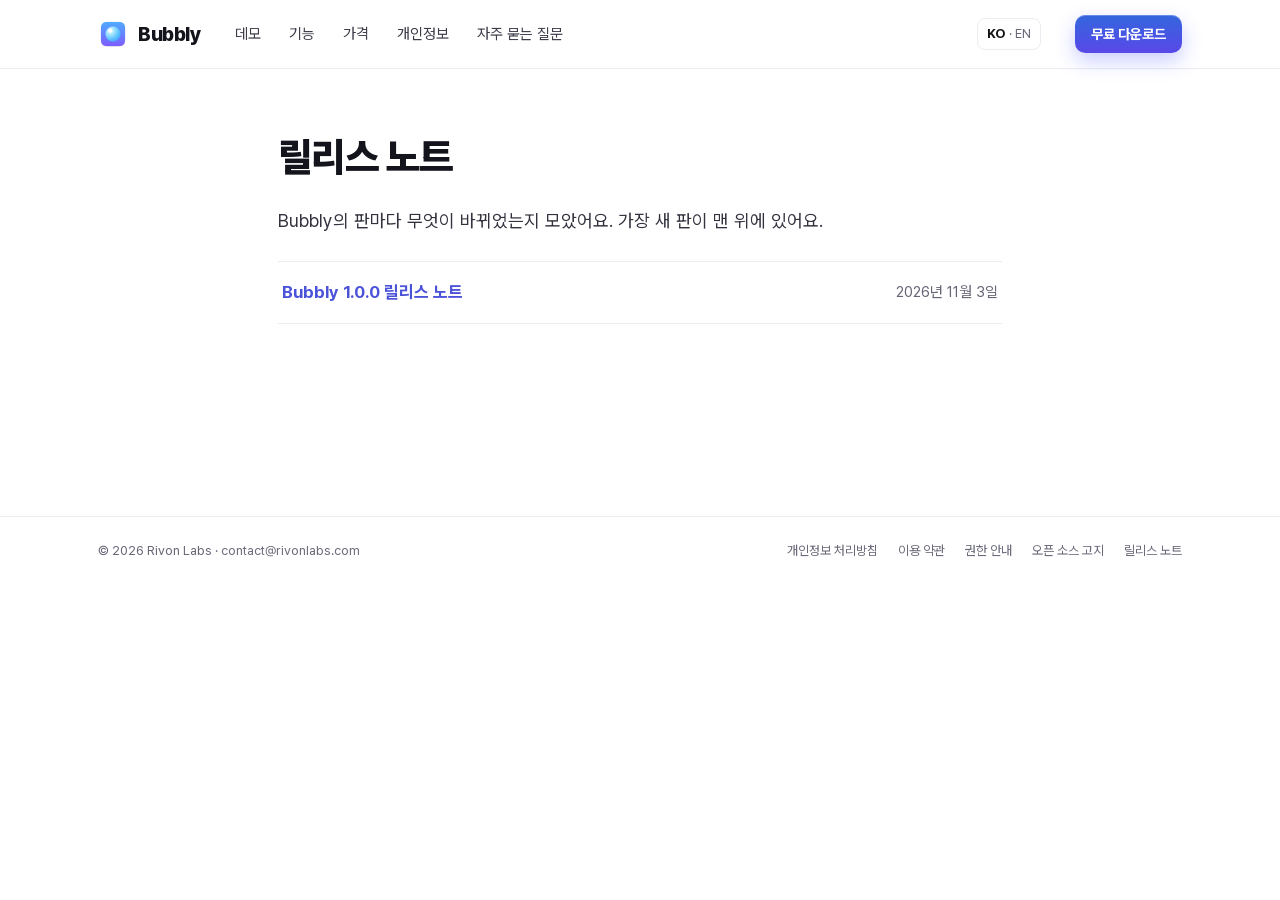
<file: ko/releases/index.html>
<!doctype html><html lang=ko><head><meta charset=utf-8><meta name=viewport content="width=device-width,initial-scale=1"><title>릴리스 노트 · Bubbly</title><meta name=description content="Bubbly의 판마다 무엇이 바뀌었는지 모았어요. 가장 새 판이 맨 위에 있어요."><link rel=canonical href=https://bubbly.rivonlabs.com/ko/releases/><link rel=alternate hreflang=ko href=https://bubbly.rivonlabs.com/ko/releases/><link rel=alternate hreflang=en href=https://bubbly.rivonlabs.com/en/releases/><link rel=alternate hreflang=x-default href=https://bubbly.rivonlabs.com/en/releases/><meta property="og:type" content="website"><meta property="og:site_name" content="Bubbly"><meta property="og:title" content="릴리스 노트 · Bubbly"><meta property="og:description" content="Bubbly의 판마다 무엇이 바뀌었는지 모았어요. 가장 새 판이 맨 위에 있어요."><meta property="og:url" content="https://bubbly.rivonlabs.com/ko/releases/"><meta property="og:locale" content="ko_KR"><meta property="og:locale:alternate" content="en_US"><meta property="og:image" content="https://bubbly.rivonlabs.com/og/og-ko.png"><meta property="og:image:type" content="image/png"><meta property="og:image:width" content="1200"><meta property="og:image:height" content="630"><meta property="og:image:alt" content="알림을, 원하는 곳에. 원하는 모양으로. — Bubbly, macOS 알림 앱"><meta name=twitter:card content="summary_large_image"><meta name=twitter:title content="릴리스 노트 · Bubbly"><meta name=twitter:description content="Bubbly의 판마다 무엇이 바뀌었는지 모았어요. 가장 새 판이 맨 위에 있어요."><meta name=twitter:image content="https://bubbly.rivonlabs.com/og/og-ko.png"><meta name=twitter:image:alt content="알림을, 원하는 곳에. 원하는 모양으로. — Bubbly, macOS 알림 앱"><link rel=icon type=image/png sizes=32x32 href=/appicon/icon_512x512@2x_hu_91fd1f2b5e61d1b0.png><link rel=apple-touch-icon sizes=180x180 href=/appicon/icon_512x512@2x_hu_1df1057c3ea352f9.png><link rel=stylesheet href=/fonts/pretendard/pretendardvariable-dynamic-subset.css><link rel=stylesheet href=/css/site.min.9dec75f15ca5b13d2c6d002a85505eb5145482e2b2a4b330efa831437ac83fa6.css><script src=/js/site.min.866a02a03ba2d2b5994fe395c3e2aa21d0e295c9466c5890f970a50ed70f2d80.js defer></script><script data-analytics>(function(){var e,t="G-58SKVZ9543",s="bubbly.rivonlabs.com",n=navigator.doNotTrack||window.doNotTrack||navigator.msDoNotTrack;if(n=="1"||n=="yes"||location.hostname!==s)return;window.dataLayer=window.dataLayer||[],window.gtag=function(){dataLayer.push(arguments)},gtag("js",new Date),gtag("config",t),e=document.createElement("script"),e.async=!0,e.src="https://www.googletagmanager.com/gtag/js?id="+t,document.head.appendChild(e)})()</script></head><body class=doc-page><a class=skip href=#main>본문으로 건너뛰기</a><nav class=nav aria-label="주 메뉴"><div class="wrap nav-in"><a class=logo href=/ko/><img src=/appicon/icon_512x512@2x_hu_10f8828b4f5840f7.png width=30 height=30 alt>
<span>Bubbly</span></a><div class=links><a href=/ko/#demo>데모</a>
<a href=/ko/#features>기능</a>
<a href=/ko/#pricing>가격</a>
<a href=/ko/#privacy>개인정보</a>
<a href=/ko/#faq>자주 묻는 질문</a></div><span class=sp></span>
<span class=lang role=group aria-label=언어><a href=/ko/releases/ lang=ko hreflang=ko aria-label="KO · 한국어" data-lang=ko class=on aria-current=true>KO</a><span aria-hidden=true> · </span><a href=/en/releases/ lang=en hreflang=en aria-label="EN · English" data-lang=en>EN</a></span>
<a class="btn btn-pri btn-sm" href=https://github.com/powerumc/bubbly.github.io/releases/download/v1.0.0/Bubbly-1.0.0.dmg data-download data-slot=nav>무료 다운로드</a></div></nav><main id=main tabindex=-1><article class="doc wrap"><h1>릴리스 노트</h1><p class=doc-lead>Bubbly의 판마다 무엇이 바뀌었는지 모았어요. 가장 새 판이 맨 위에 있어요.</p><ol class=releases><li><a class=rel-ver href=/updates/notes/Bubbly-1.0.0.html>Bubbly 1.0.0 릴리스 노트</a>
<time class=rel-date datetime=2026-11-03>2026년 11월 3일</time></li></ol></article></main><footer class=foot><div class="wrap foot-in"><span>© 2026 Rivon Labs · <a href=mailto:contact@rivonlabs.com>contact@rivonlabs.com</a></span><nav aria-label="법적 고지와 링크"><a href=/ko/privacy/>개인정보 처리방침</a>
<a href=/ko/terms/>이용 약관</a>
<a href=/ko/permissions/>권한 안내</a>
<a href=/ko/licenses/>오픈 소스 고지</a>
<a href=/ko/releases/>릴리스 노트</a></nav></div></footer></body></html>
</file>
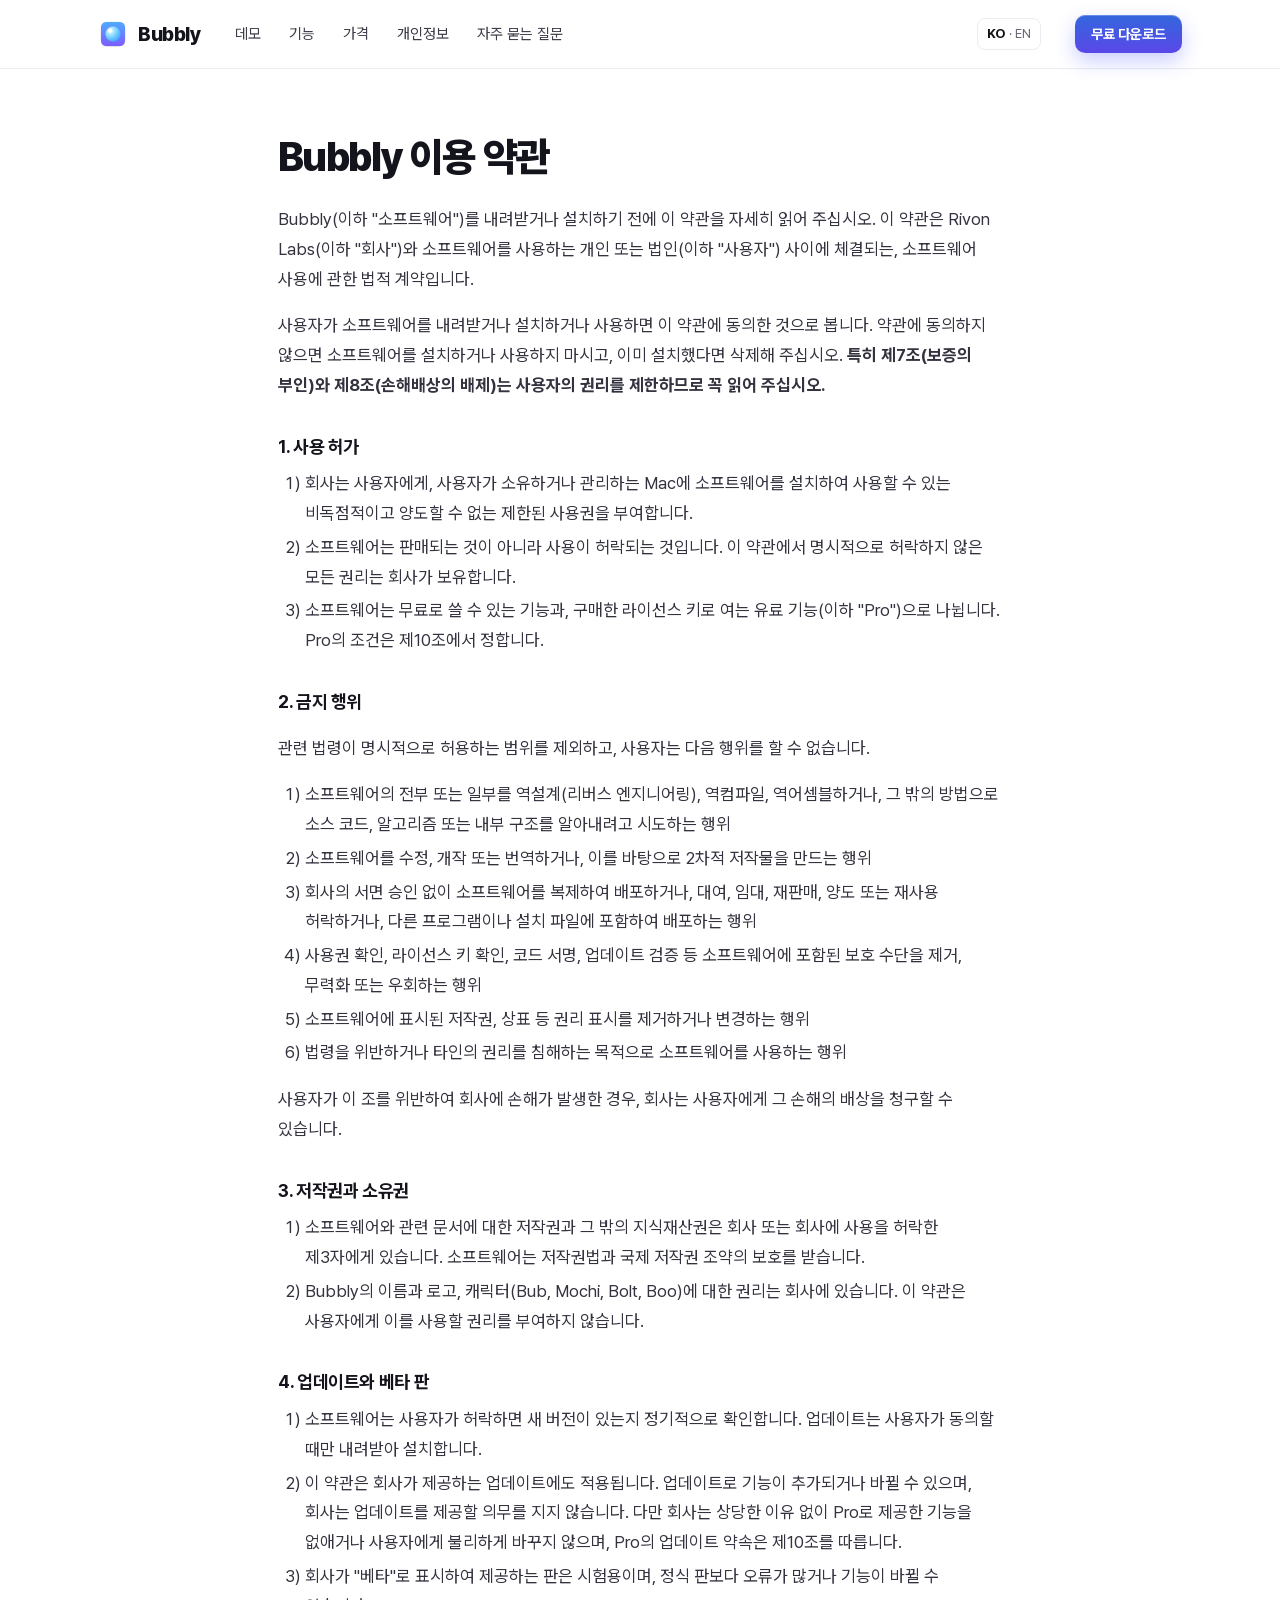
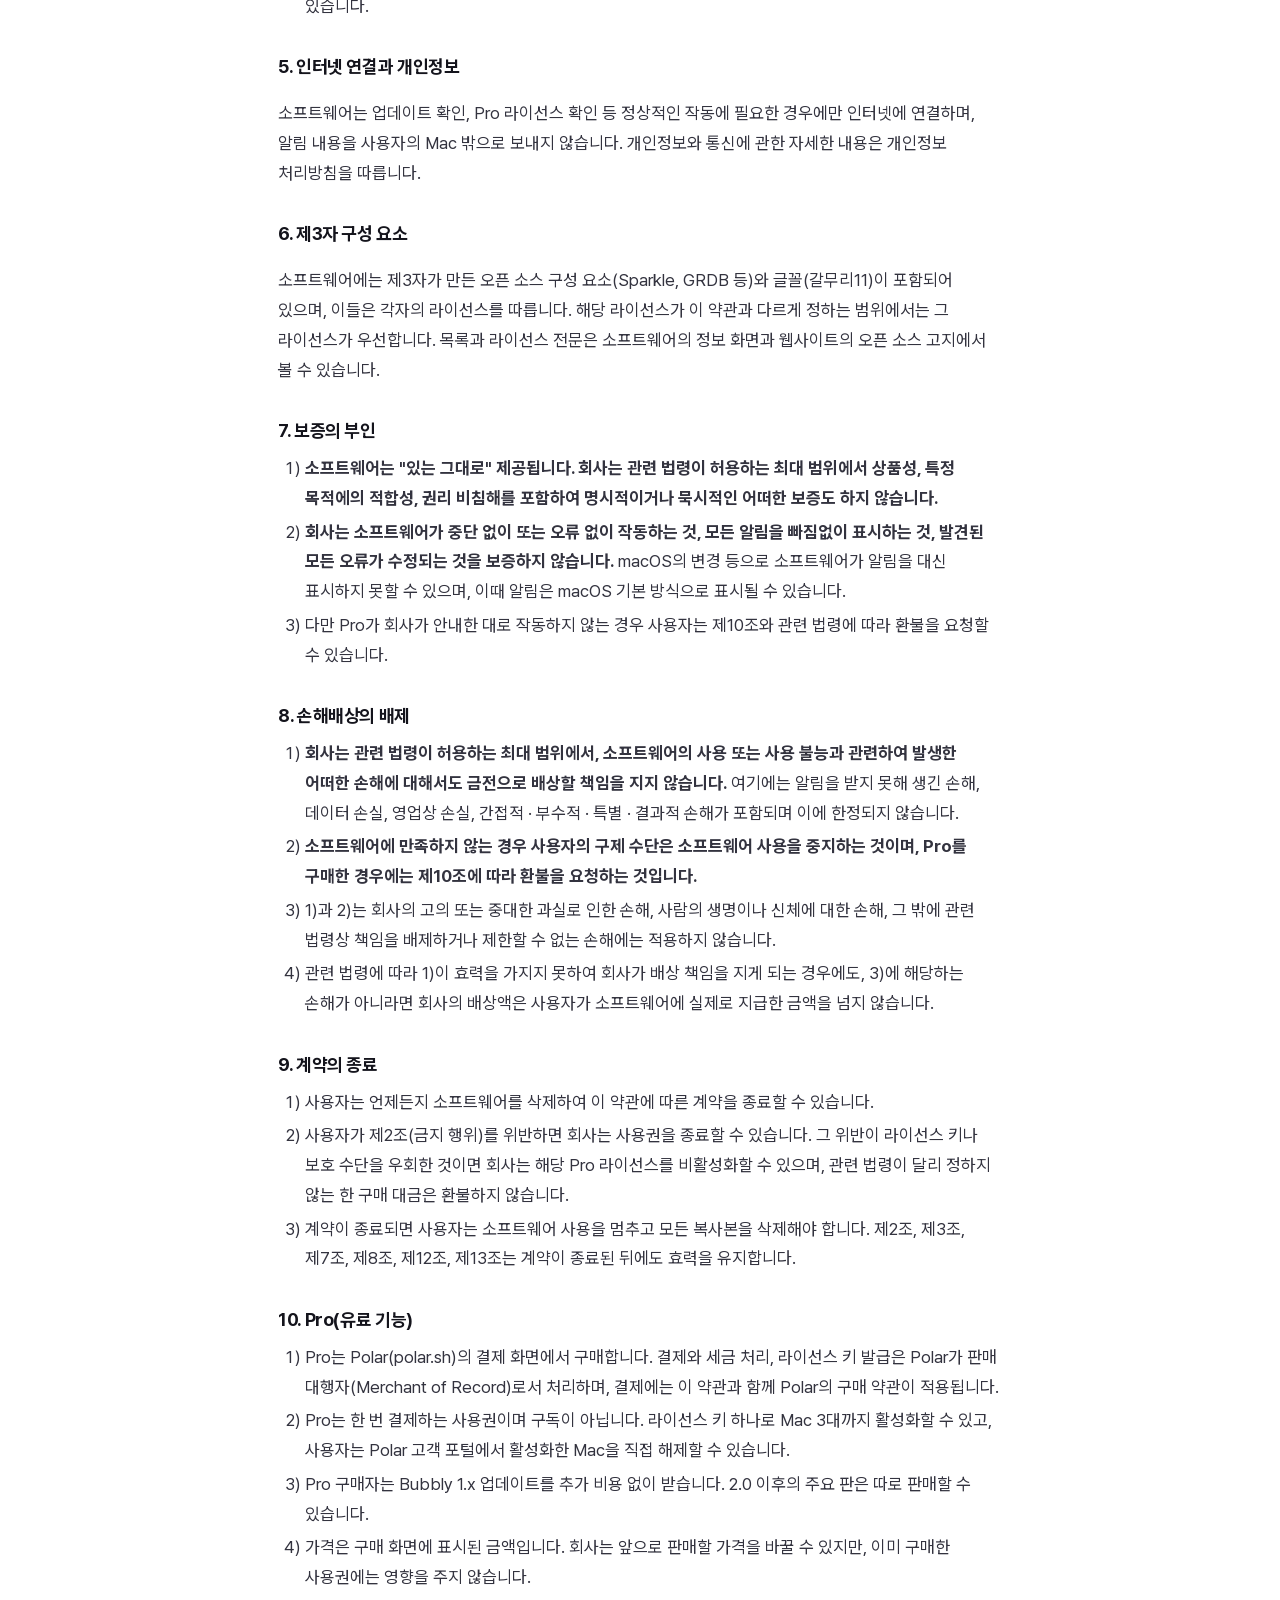
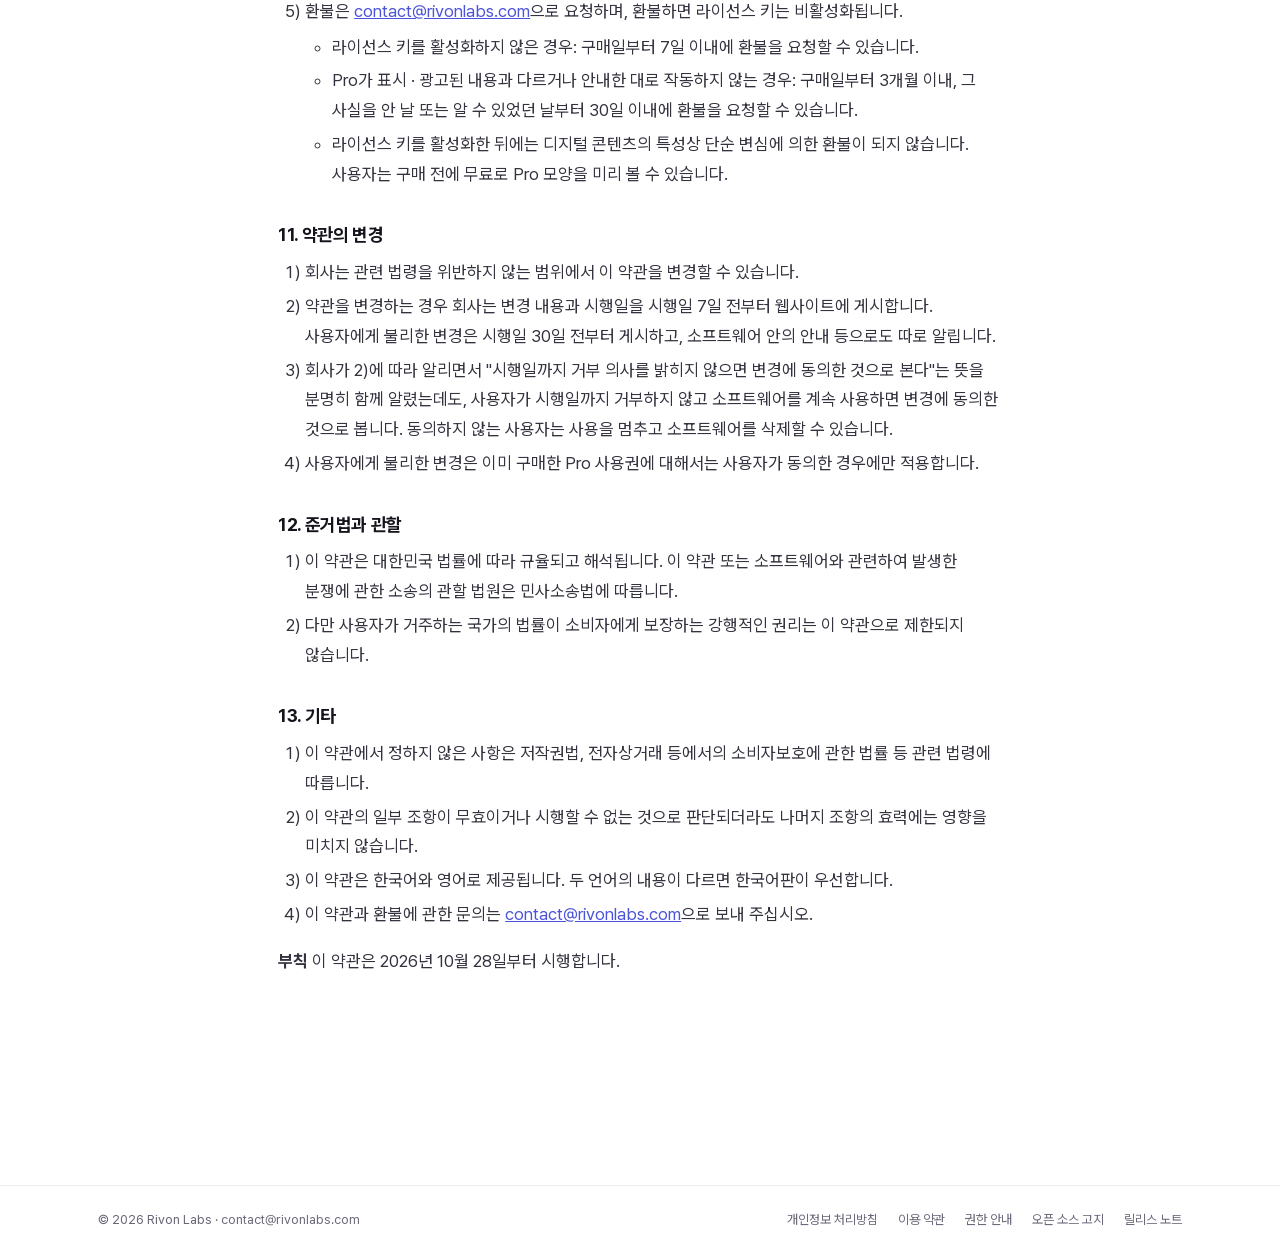
<file: ko/terms/index.html>
<!doctype html><html lang=ko><head><meta charset=utf-8><meta name=viewport content="width=device-width,initial-scale=1"><title>이용 약관 · Bubbly</title><meta name=description content="Bubbly 이용 약관 — 사용 허가, 금지 행위, Pro(유료 기능)와 환불, 보증의 부인, 손해배상의 배제를 담았어요. 시행일 2026년 10월 28일."><link rel=canonical href=https://bubbly.rivonlabs.com/ko/terms/><link rel=alternate hreflang=ko href=https://bubbly.rivonlabs.com/ko/terms/><link rel=alternate hreflang=en href=https://bubbly.rivonlabs.com/en/terms/><link rel=alternate hreflang=x-default href=https://bubbly.rivonlabs.com/en/terms/><meta property="og:type" content="website"><meta property="og:site_name" content="Bubbly"><meta property="og:title" content="이용 약관 · Bubbly"><meta property="og:description" content="Bubbly 이용 약관 — 사용 허가, 금지 행위, Pro(유료 기능)와 환불, 보증의 부인, 손해배상의 배제를 담았어요. 시행일 2026년 10월 28일."><meta property="og:url" content="https://bubbly.rivonlabs.com/ko/terms/"><meta property="og:locale" content="ko_KR"><meta property="og:locale:alternate" content="en_US"><meta property="og:image" content="https://bubbly.rivonlabs.com/og/og-ko.png"><meta property="og:image:type" content="image/png"><meta property="og:image:width" content="1200"><meta property="og:image:height" content="630"><meta property="og:image:alt" content="알림을, 원하는 곳에. 원하는 모양으로. — Bubbly, macOS 알림 앱"><meta name=twitter:card content="summary_large_image"><meta name=twitter:title content="이용 약관 · Bubbly"><meta name=twitter:description content="Bubbly 이용 약관 — 사용 허가, 금지 행위, Pro(유료 기능)와 환불, 보증의 부인, 손해배상의 배제를 담았어요. 시행일 2026년 10월 28일."><meta name=twitter:image content="https://bubbly.rivonlabs.com/og/og-ko.png"><meta name=twitter:image:alt content="알림을, 원하는 곳에. 원하는 모양으로. — Bubbly, macOS 알림 앱"><link rel=icon type=image/png sizes=32x32 href=/appicon/icon_512x512@2x_hu_91fd1f2b5e61d1b0.png><link rel=apple-touch-icon sizes=180x180 href=/appicon/icon_512x512@2x_hu_1df1057c3ea352f9.png><link rel=stylesheet href=/fonts/pretendard/pretendardvariable-dynamic-subset.css><link rel=stylesheet href=/css/site.min.9dec75f15ca5b13d2c6d002a85505eb5145482e2b2a4b330efa831437ac83fa6.css><script src=/js/site.min.866a02a03ba2d2b5994fe395c3e2aa21d0e295c9466c5890f970a50ed70f2d80.js defer></script><script data-analytics>(function(){var e,t="G-58SKVZ9543",s="bubbly.rivonlabs.com",n=navigator.doNotTrack||window.doNotTrack||navigator.msDoNotTrack;if(n=="1"||n=="yes"||location.hostname!==s)return;window.dataLayer=window.dataLayer||[],window.gtag=function(){dataLayer.push(arguments)},gtag("js",new Date),gtag("config",t),e=document.createElement("script"),e.async=!0,e.src="https://www.googletagmanager.com/gtag/js?id="+t,document.head.appendChild(e)})()</script></head><body class=doc-page><a class=skip href=#main>본문으로 건너뛰기</a><nav class=nav aria-label="주 메뉴"><div class="wrap nav-in"><a class=logo href=/ko/><img src=/appicon/icon_512x512@2x_hu_10f8828b4f5840f7.png width=30 height=30 alt>
<span>Bubbly</span></a><div class=links><a href=/ko/#demo>데모</a>
<a href=/ko/#features>기능</a>
<a href=/ko/#pricing>가격</a>
<a href=/ko/#privacy>개인정보</a>
<a href=/ko/#faq>자주 묻는 질문</a></div><span class=sp></span>
<span class=lang role=group aria-label=언어><a href=/ko/terms/ lang=ko hreflang=ko aria-label="KO · 한국어" data-lang=ko class=on aria-current=true>KO</a><span aria-hidden=true> · </span><a href=/en/terms/ lang=en hreflang=en aria-label="EN · English" data-lang=en>EN</a></span>
<a class="btn btn-pri btn-sm" href=https://github.com/powerumc/bubbly.github.io/releases/download/v1.0.0/Bubbly-1.0.0.dmg data-download data-slot=nav>무료 다운로드</a></div></nav><main id=main tabindex=-1><article class="doc wrap"><h1>Bubbly 이용 약관</h1><p>Bubbly(이하 "소프트웨어")를 내려받거나 설치하기 전에 이 약관을 자세히 읽어 주십시오. 이 약관은 Rivon Labs(이하 "회사")와 소프트웨어를 사용하는 개인 또는 법인(이하 "사용자") 사이에 체결되는, 소프트웨어 사용에 관한 법적 계약입니다.</p><p>사용자가 소프트웨어를 내려받거나 설치하거나 사용하면 이 약관에 동의한 것으로 봅니다. 약관에 동의하지 않으면 소프트웨어를 설치하거나 사용하지 마시고, 이미 설치했다면 삭제해 주십시오. <strong>특히 제7조(보증의 부인)와 제8조(손해배상의 배제)는 사용자의 권리를 제한하므로 꼭 읽어 주십시오.</strong></p><h3 id=1-사용-허가>1. 사용 허가</h3><ol><li>회사는 사용자에게, 사용자가 소유하거나 관리하는 Mac에 소프트웨어를 설치하여 사용할 수 있는 비독점적이고 양도할 수 없는 제한된 사용권을 부여합니다.</li><li>소프트웨어는 판매되는 것이 아니라 사용이 허락되는 것입니다. 이 약관에서 명시적으로 허락하지 않은 모든 권리는 회사가 보유합니다.</li><li>소프트웨어는 무료로 쓸 수 있는 기능과, 구매한 라이선스 키로 여는 유료 기능(이하 "Pro")으로 나뉩니다. Pro의 조건은 제10조에서 정합니다.</li></ol><h3 id=2-금지-행위>2. 금지 행위</h3><p>관련 법령이 명시적으로 허용하는 범위를 제외하고, 사용자는 다음 행위를 할 수 없습니다.</p><ol><li>소프트웨어의 전부 또는 일부를 역설계(리버스 엔지니어링), 역컴파일, 역어셈블하거나, 그 밖의 방법으로 소스 코드, 알고리즘 또는 내부 구조를 알아내려고 시도하는 행위</li><li>소프트웨어를 수정, 개작 또는 번역하거나, 이를 바탕으로 2차적 저작물을 만드는 행위</li><li>회사의 서면 승인 없이 소프트웨어를 복제하여 배포하거나, 대여, 임대, 재판매, 양도 또는 재사용 허락하거나, 다른 프로그램이나 설치 파일에 포함하여 배포하는 행위</li><li>사용권 확인, 라이선스 키 확인, 코드 서명, 업데이트 검증 등 소프트웨어에 포함된 보호 수단을 제거, 무력화 또는 우회하는 행위</li><li>소프트웨어에 표시된 저작권, 상표 등 권리 표시를 제거하거나 변경하는 행위</li><li>법령을 위반하거나 타인의 권리를 침해하는 목적으로 소프트웨어를 사용하는 행위</li></ol><p>사용자가 이 조를 위반하여 회사에 손해가 발생한 경우, 회사는 사용자에게 그 손해의 배상을 청구할 수 있습니다.</p><h3 id=3-저작권과-소유권>3. 저작권과 소유권</h3><ol><li>소프트웨어와 관련 문서에 대한 저작권과 그 밖의 지식재산권은 회사 또는 회사에 사용을 허락한 제3자에게 있습니다. 소프트웨어는 저작권법과 국제 저작권 조약의 보호를 받습니다.</li><li>Bubbly의 이름과 로고, 캐릭터(Bub, Mochi, Bolt, Boo)에 대한 권리는 회사에 있습니다. 이 약관은 사용자에게 이를 사용할 권리를 부여하지 않습니다.</li></ol><h3 id=4-업데이트와-베타-판>4. 업데이트와 베타 판</h3><ol><li>소프트웨어는 사용자가 허락하면 새 버전이 있는지 정기적으로 확인합니다. 업데이트는 사용자가 동의할 때만 내려받아 설치합니다.</li><li>이 약관은 회사가 제공하는 업데이트에도 적용됩니다. 업데이트로 기능이 추가되거나 바뀔 수 있으며, 회사는 업데이트를 제공할 의무를 지지 않습니다. 다만 회사는 상당한 이유 없이 Pro로 제공한 기능을 없애거나 사용자에게 불리하게 바꾸지 않으며, Pro의 업데이트 약속은 제10조를 따릅니다.</li><li>회사가 "베타"로 표시하여 제공하는 판은 시험용이며, 정식 판보다 오류가 많거나 기능이 바뀔 수 있습니다.</li></ol><h3 id=5-인터넷-연결과-개인정보>5. 인터넷 연결과 개인정보</h3><p>소프트웨어는 업데이트 확인, Pro 라이선스 확인 등 정상적인 작동에 필요한 경우에만 인터넷에 연결하며, 알림 내용을 사용자의 Mac 밖으로 보내지 않습니다. 개인정보와 통신에 관한 자세한 내용은 개인정보 처리방침을 따릅니다.</p><h3 id=6-제3자-구성-요소>6. 제3자 구성 요소</h3><p>소프트웨어에는 제3자가 만든 오픈 소스 구성 요소(Sparkle, GRDB 등)와 글꼴(갈무리11)이 포함되어 있으며, 이들은 각자의 라이선스를 따릅니다. 해당 라이선스가 이 약관과 다르게 정하는 범위에서는 그 라이선스가 우선합니다. 목록과 라이선스 전문은 소프트웨어의 정보 화면과 웹사이트의 오픈 소스 고지에서 볼 수 있습니다.</p><h3 id=7-보증의-부인>7. 보증의 부인</h3><ol><li><strong>소프트웨어는 "있는 그대로" 제공됩니다. 회사는 관련 법령이 허용하는 최대 범위에서 상품성, 특정 목적에의 적합성, 권리 비침해를 포함하여 명시적이거나 묵시적인 어떠한 보증도 하지 않습니다.</strong></li><li><strong>회사는 소프트웨어가 중단 없이 또는 오류 없이 작동하는 것, 모든 알림을 빠짐없이 표시하는 것, 발견된 모든 오류가 수정되는 것을 보증하지 않습니다.</strong> macOS의 변경 등으로 소프트웨어가 알림을 대신 표시하지 못할 수 있으며, 이때 알림은 macOS 기본 방식으로 표시될 수 있습니다.</li><li>다만 Pro가 회사가 안내한 대로 작동하지 않는 경우 사용자는 제10조와 관련 법령에 따라 환불을 요청할 수 있습니다.</li></ol><h3 id=8-손해배상의-배제>8. 손해배상의 배제</h3><ol><li><strong>회사는 관련 법령이 허용하는 최대 범위에서, 소프트웨어의 사용 또는 사용 불능과 관련하여 발생한 어떠한 손해에 대해서도 금전으로 배상할 책임을 지지 않습니다.</strong> 여기에는 알림을 받지 못해 생긴 손해, 데이터 손실, 영업상 손실, 간접적 · 부수적 · 특별 · 결과적 손해가 포함되며 이에 한정되지 않습니다.</li><li><strong>소프트웨어에 만족하지 않는 경우 사용자의 구제 수단은 소프트웨어 사용을 중지하는 것이며, Pro를 구매한 경우에는 제10조에 따라 환불을 요청하는 것입니다.</strong></li><li>1)과 2)는 회사의 고의 또는 중대한 과실로 인한 손해, 사람의 생명이나 신체에 대한 손해, 그 밖에 관련 법령상 책임을 배제하거나 제한할 수 없는 손해에는 적용하지 않습니다.</li><li>관련 법령에 따라 1)이 효력을 가지지 못하여 회사가 배상 책임을 지게 되는 경우에도, 3)에 해당하는 손해가 아니라면 회사의 배상액은 사용자가 소프트웨어에 실제로 지급한 금액을 넘지 않습니다.</li></ol><h3 id=9-계약의-종료>9. 계약의 종료</h3><ol><li>사용자는 언제든지 소프트웨어를 삭제하여 이 약관에 따른 계약을 종료할 수 있습니다.</li><li>사용자가 제2조(금지 행위)를 위반하면 회사는 사용권을 종료할 수 있습니다. 그 위반이 라이선스 키나 보호 수단을 우회한 것이면 회사는 해당 Pro 라이선스를 비활성화할 수 있으며, 관련 법령이 달리 정하지 않는 한 구매 대금은 환불하지 않습니다.</li><li>계약이 종료되면 사용자는 소프트웨어 사용을 멈추고 모든 복사본을 삭제해야 합니다. 제2조, 제3조, 제7조, 제8조, 제12조, 제13조는 계약이 종료된 뒤에도 효력을 유지합니다.</li></ol><h3 id=10-pro유료-기능>10. Pro(유료 기능)</h3><ol><li>Pro는 Polar(polar.sh)의 결제 화면에서 구매합니다. 결제와 세금 처리, 라이선스 키 발급은 Polar가 판매 대행자(Merchant of Record)로서 처리하며, 결제에는 이 약관과 함께 Polar의 구매 약관이 적용됩니다.</li><li>Pro는 한 번 결제하는 사용권이며 구독이 아닙니다. 라이선스 키 하나로 Mac 3대까지 활성화할 수 있고, 사용자는 Polar 고객 포털에서 활성화한 Mac을 직접 해제할 수 있습니다.</li><li>Pro 구매자는 Bubbly 1.x 업데이트를 추가 비용 없이 받습니다. 2.0 이후의 주요 판은 따로 판매할 수 있습니다.</li><li>가격은 구매 화면에 표시된 금액입니다. 회사는 앞으로 판매할 가격을 바꿀 수 있지만, 이미 구매한 사용권에는 영향을 주지 않습니다.</li><li>환불은 <a href=mailto:contact@rivonlabs.com>contact@rivonlabs.com</a>으로 요청하며, 환불하면 라이선스 키는 비활성화됩니다.<ul><li>라이선스 키를 활성화하지 않은 경우: 구매일부터 7일 이내에 환불을 요청할 수 있습니다.</li><li>Pro가 표시 · 광고된 내용과 다르거나 안내한 대로 작동하지 않는 경우: 구매일부터 3개월 이내, 그 사실을 안 날 또는 알 수 있었던 날부터 30일 이내에 환불을 요청할 수 있습니다.</li><li>라이선스 키를 활성화한 뒤에는 디지털 콘텐츠의 특성상 단순 변심에 의한 환불이 되지 않습니다. 사용자는 구매 전에 무료로 Pro 모양을 미리 볼 수 있습니다.</li></ul></li></ol><h3 id=11-약관의-변경>11. 약관의 변경</h3><ol><li>회사는 관련 법령을 위반하지 않는 범위에서 이 약관을 변경할 수 있습니다.</li><li>약관을 변경하는 경우 회사는 변경 내용과 시행일을 시행일 7일 전부터 웹사이트에 게시합니다. 사용자에게 불리한 변경은 시행일 30일 전부터 게시하고, 소프트웨어 안의 안내 등으로도 따로 알립니다.</li><li>회사가 2)에 따라 알리면서 "시행일까지 거부 의사를 밝히지 않으면 변경에 동의한 것으로 본다"는 뜻을 분명히 함께 알렸는데도, 사용자가 시행일까지 거부하지 않고 소프트웨어를 계속 사용하면 변경에 동의한 것으로 봅니다. 동의하지 않는 사용자는 사용을 멈추고 소프트웨어를 삭제할 수 있습니다.</li><li>사용자에게 불리한 변경은 이미 구매한 Pro 사용권에 대해서는 사용자가 동의한 경우에만 적용합니다.</li></ol><h3 id=12-준거법과-관할>12. 준거법과 관할</h3><ol><li>이 약관은 대한민국 법률에 따라 규율되고 해석됩니다. 이 약관 또는 소프트웨어와 관련하여 발생한 분쟁에 관한 소송의 관할 법원은 민사소송법에 따릅니다.</li><li>다만 사용자가 거주하는 국가의 법률이 소비자에게 보장하는 강행적인 권리는 이 약관으로 제한되지 않습니다.</li></ol><h3 id=13-기타>13. 기타</h3><ol><li>이 약관에서 정하지 않은 사항은 저작권법, 전자상거래 등에서의 소비자보호에 관한 법률 등 관련 법령에 따릅니다.</li><li>이 약관의 일부 조항이 무효이거나 시행할 수 없는 것으로 판단되더라도 나머지 조항의 효력에는 영향을 미치지 않습니다.</li><li>이 약관은 한국어와 영어로 제공됩니다. 두 언어의 내용이 다르면 한국어판이 우선합니다.</li><li>이 약관과 환불에 관한 문의는 <a href=mailto:contact@rivonlabs.com>contact@rivonlabs.com</a>으로 보내 주십시오.</li></ol><p><strong>부칙</strong> 이 약관은 2026년 10월 28일부터 시행합니다.</p></article></main><footer class=foot><div class="wrap foot-in"><span>© 2026 Rivon Labs · <a href=mailto:contact@rivonlabs.com>contact@rivonlabs.com</a></span><nav aria-label="법적 고지와 링크"><a href=/ko/privacy/>개인정보 처리방침</a>
<a href=/ko/terms/>이용 약관</a>
<a href=/ko/permissions/>권한 안내</a>
<a href=/ko/licenses/>오픈 소스 고지</a>
<a href=/ko/releases/>릴리스 노트</a></nav></div></footer></body></html>
</file>
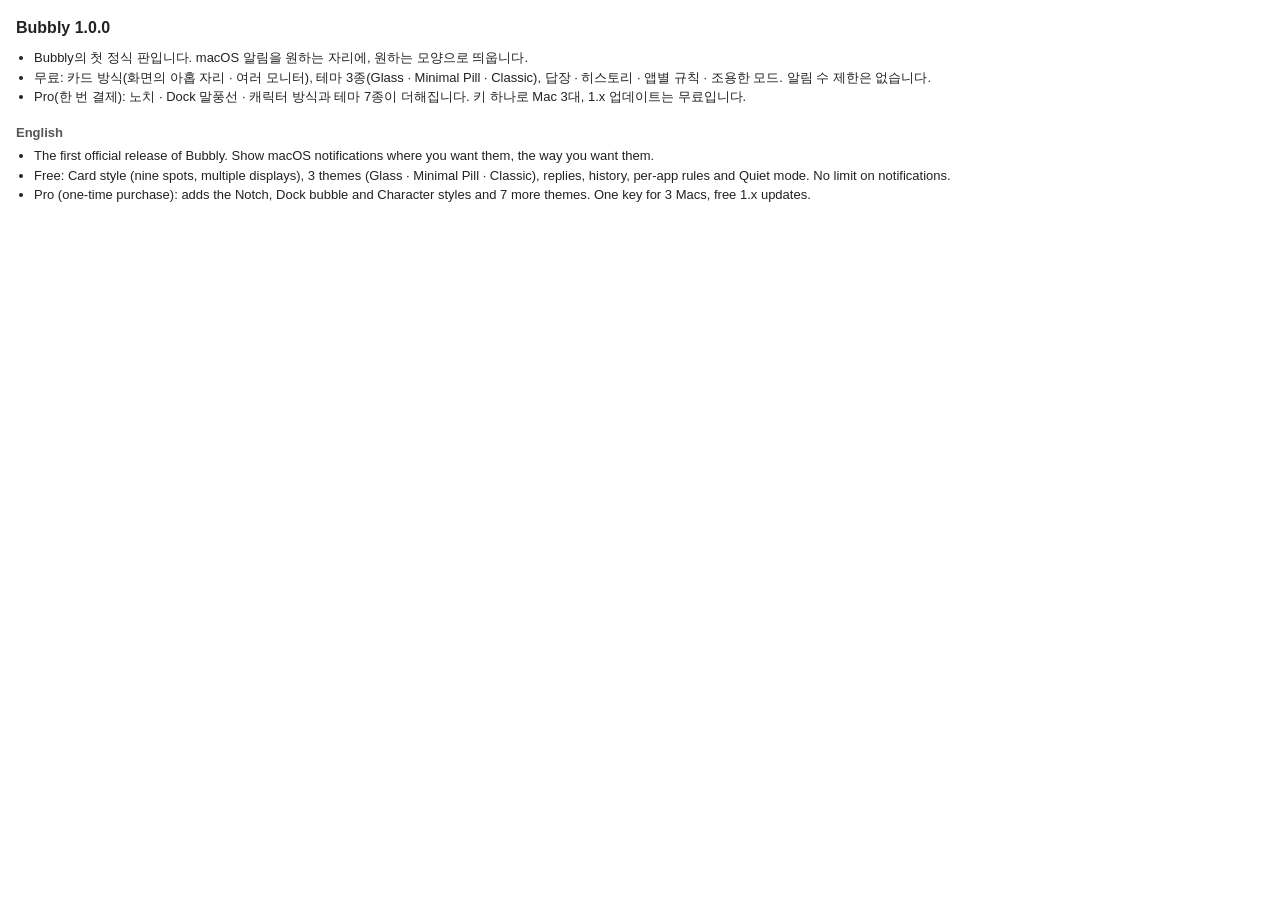
<file: updates/notes/Bubbly-1.0.0.html>
<!DOCTYPE html>
<html lang="ko">
<head>
<meta charset="utf-8">
<meta name="viewport" content="width=device-width, initial-scale=1">
<title>Bubbly 1.0.0</title>
<style>
  body { font: 13px -apple-system, BlinkMacSystemFont, sans-serif; margin: 16px; line-height: 1.5; color: #222; }
  h1 { font-size: 16px; margin: 0 0 8px; }
  h2 { font-size: 13px; margin: 16px 0 4px; color: #555; }
  ul { margin: 0; padding-left: 18px; }
  @media (prefers-color-scheme: dark) { body { color: #eee; background: #1e1e1e; } h2 { color: #aaa; } }
</style>
</head>
<body>
<h1>Bubbly 1.0.0</h1>
<ul>
  <li>Bubbly의 첫 정식 판입니다. macOS 알림을 원하는 자리에, 원하는 모양으로 띄웁니다.</li>
  <li>무료: 카드 방식(화면의 아홉 자리 · 여러 모니터), 테마 3종(Glass · Minimal Pill · Classic), 답장 · 히스토리 · 앱별 규칙 · 조용한 모드. 알림 수 제한은 없습니다.</li>
  <li>Pro(한 번 결제): 노치 · Dock 말풍선 · 캐릭터 방식과 테마 7종이 더해집니다. 키 하나로 Mac 3대, 1.x 업데이트는 무료입니다.</li>
</ul>
<h2>English</h2>
<ul>
  <li>The first official release of Bubbly. Show macOS notifications where you want them, the way you want them.</li>
  <li>Free: Card style (nine spots, multiple displays), 3 themes (Glass · Minimal Pill · Classic), replies, history, per-app rules and Quiet mode. No limit on notifications.</li>
  <li>Pro (one-time purchase): adds the Notch, Dock bubble and Character styles and 7 more themes. One key for 3 Macs, free 1.x updates.</li>
</ul>
</body>
</html>
</file>
